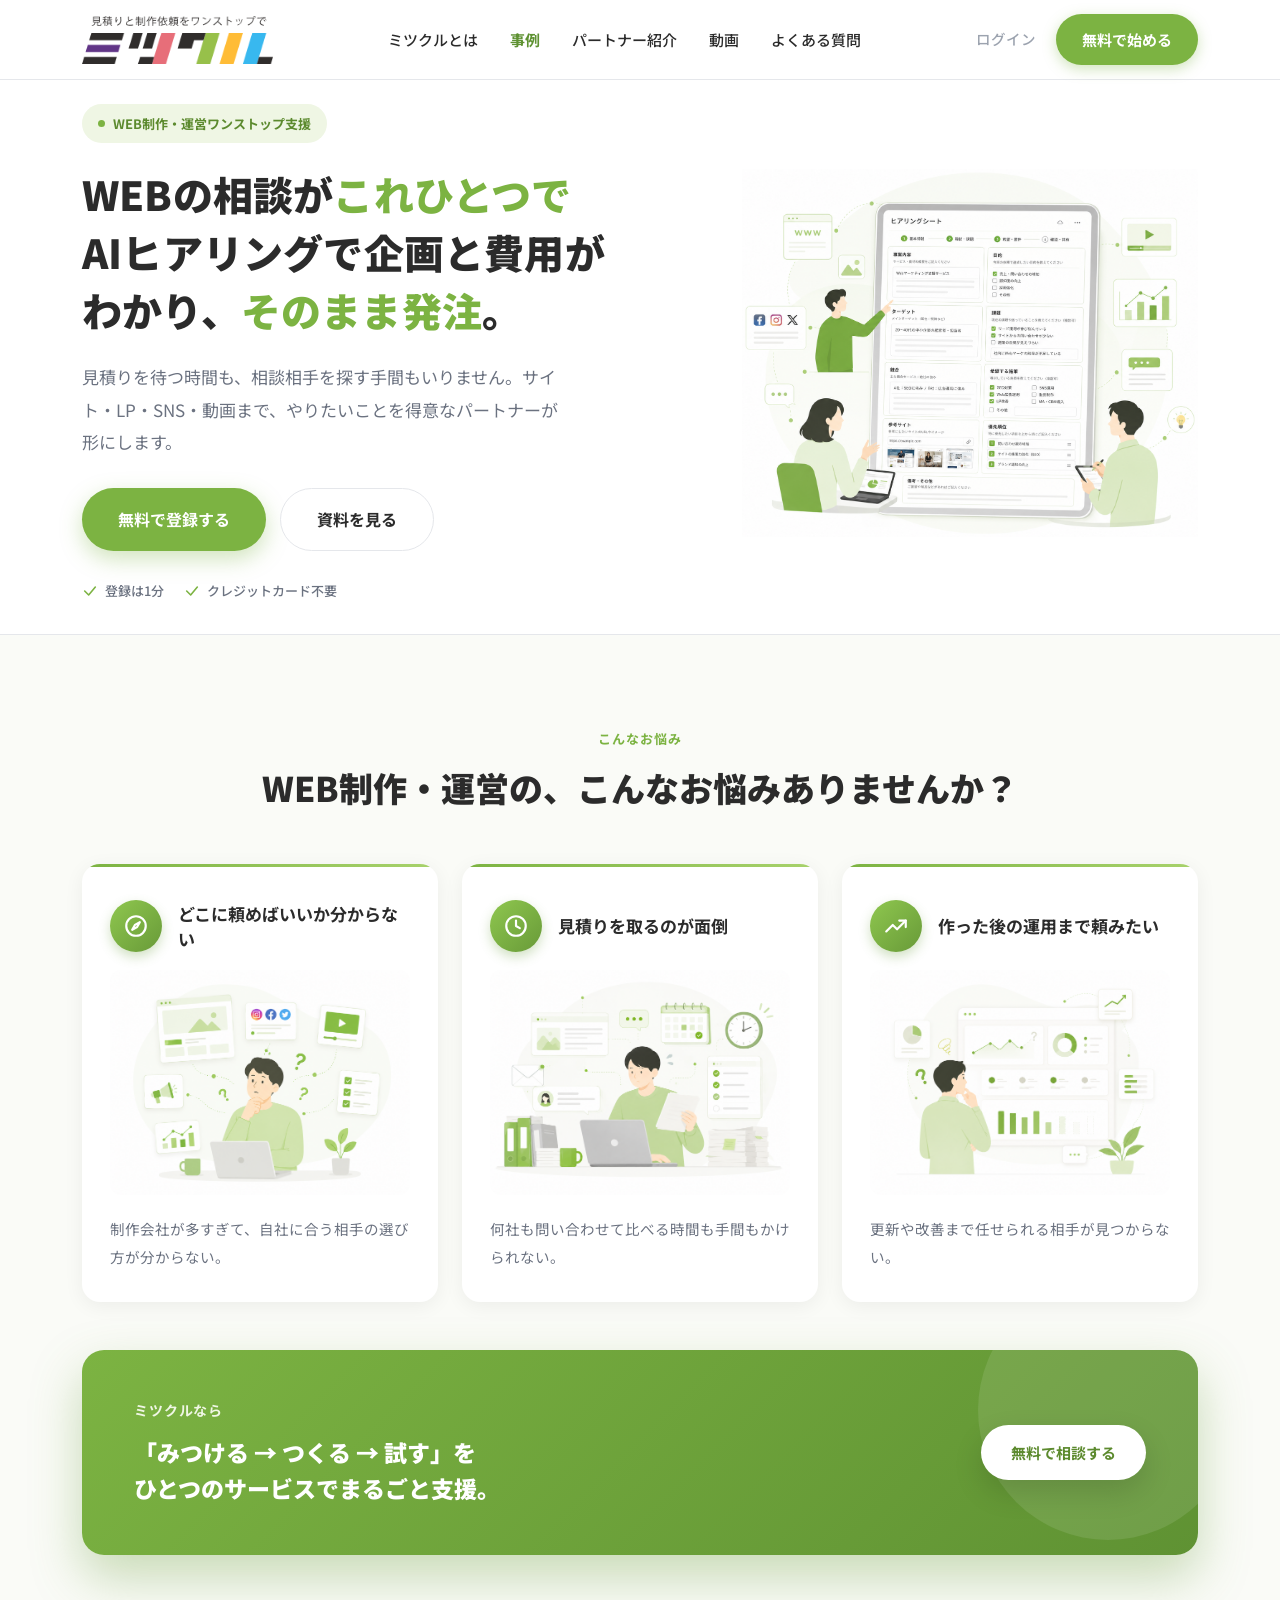
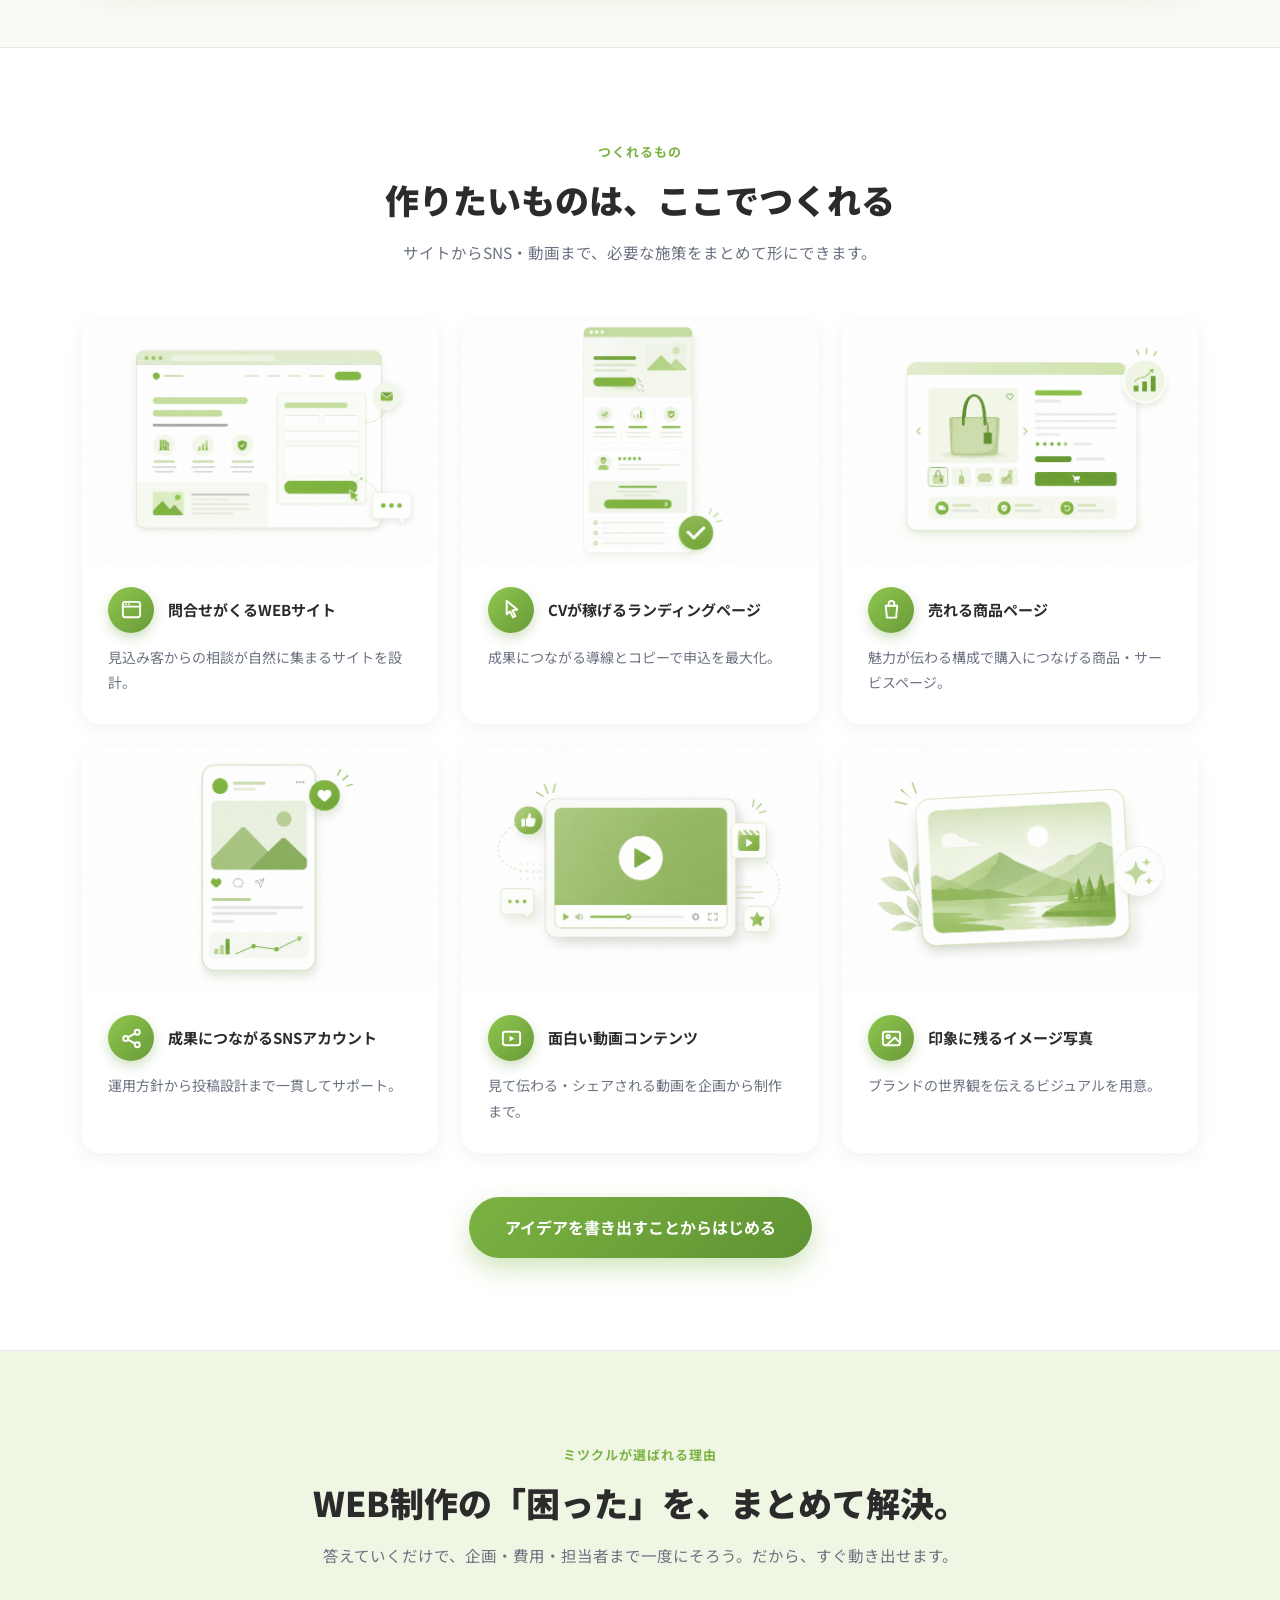
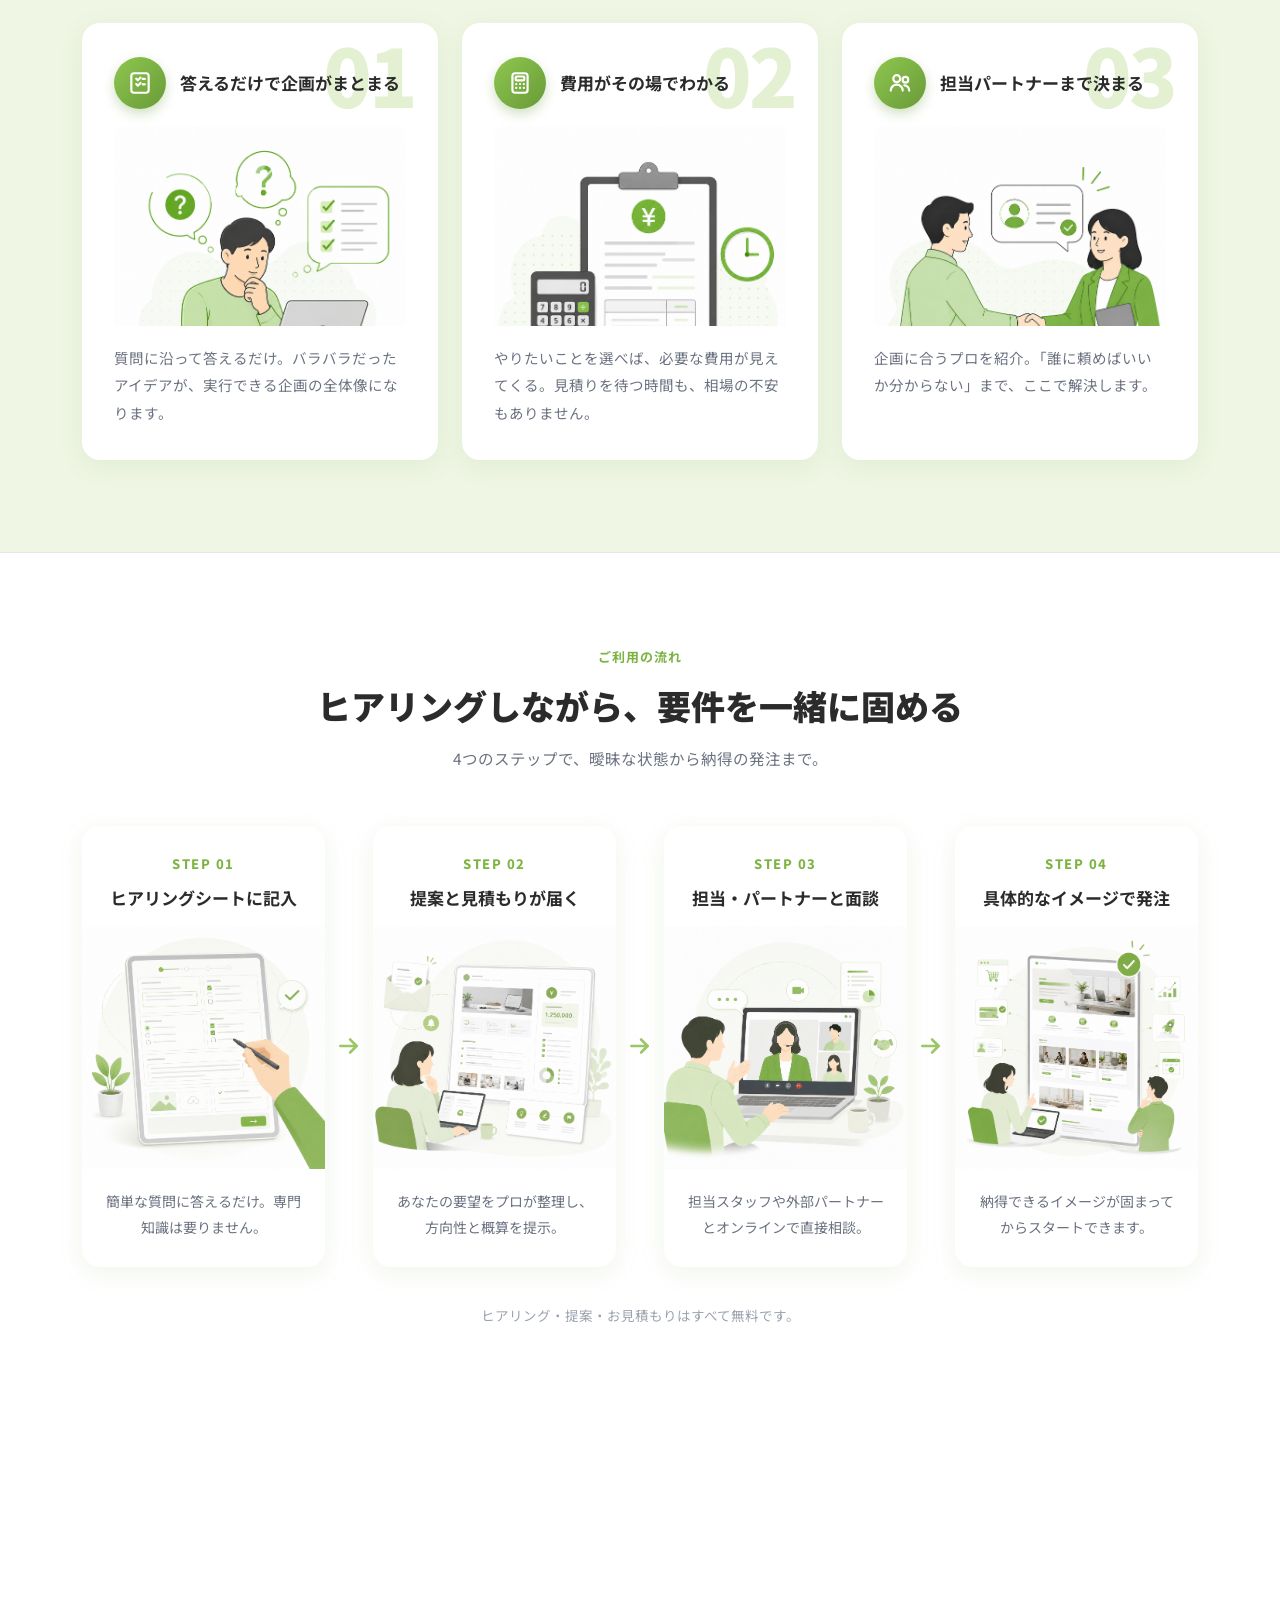
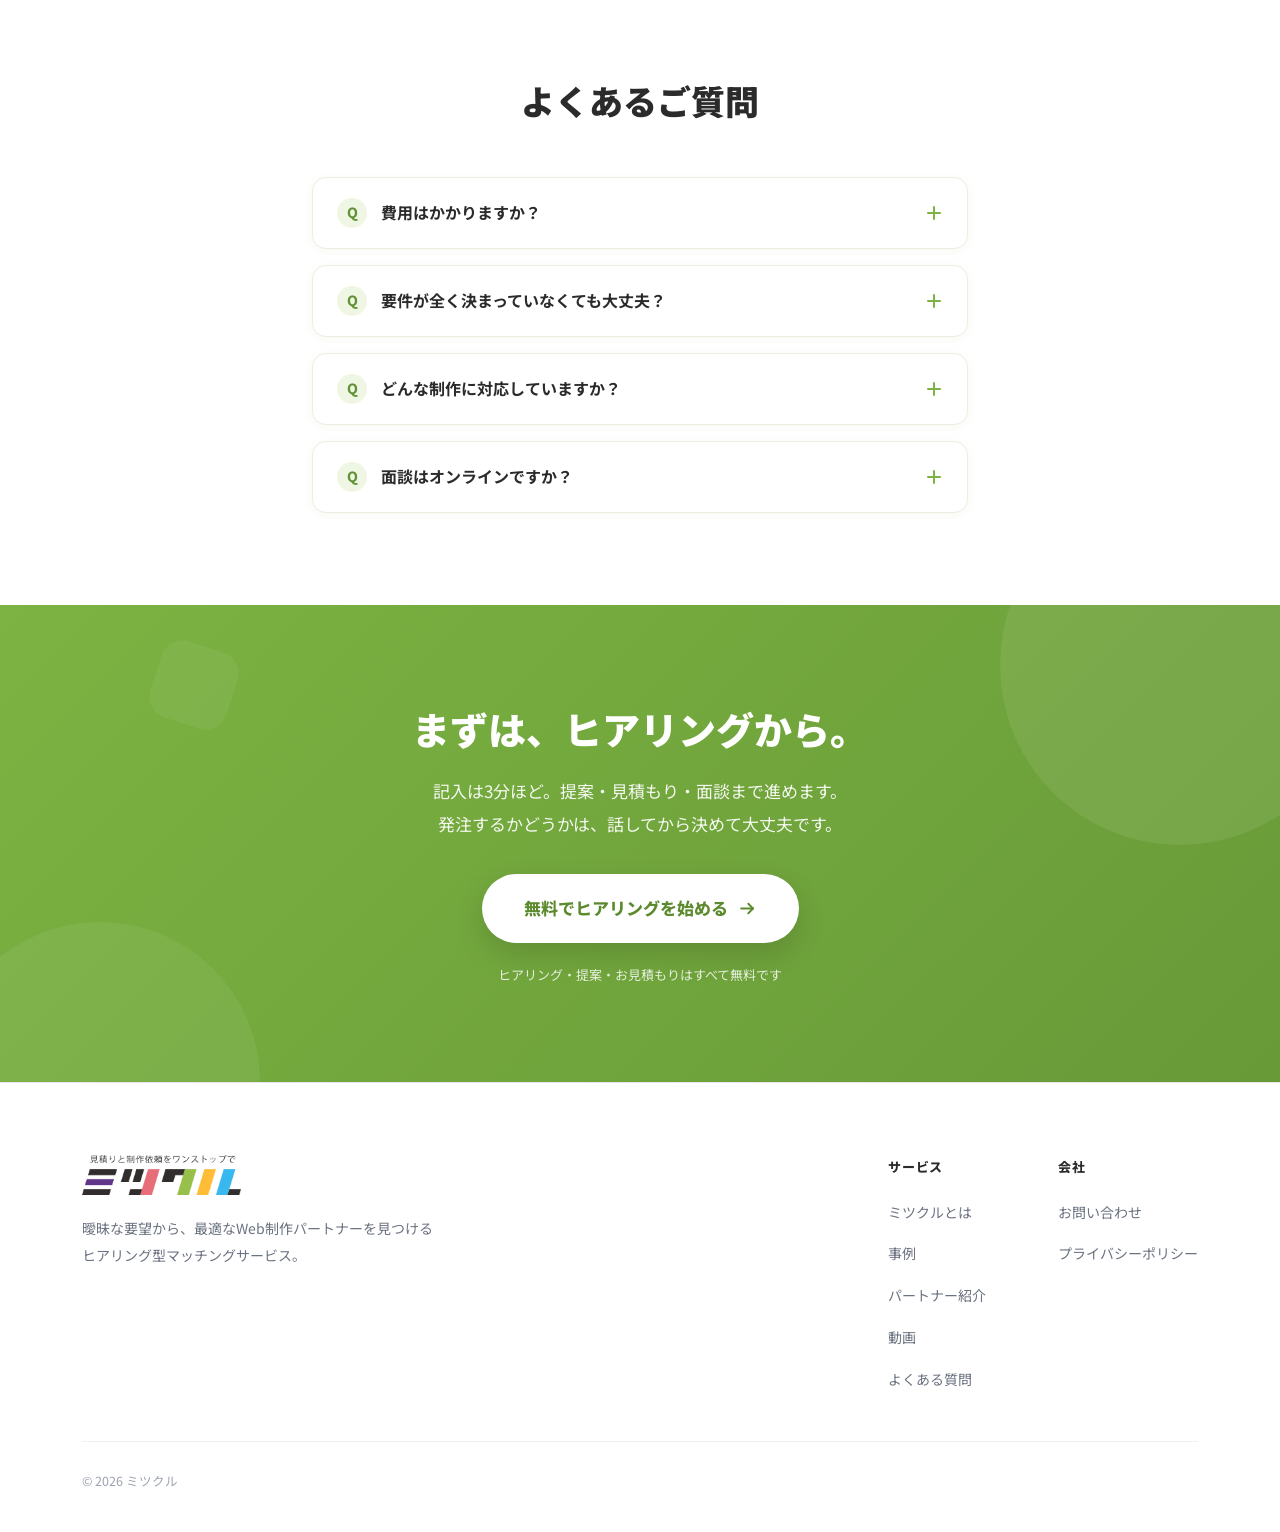
<file: index.html>
<!DOCTYPE html>
<html lang="ja">
<head>
<meta charset="UTF-8">
<meta name="viewport" content="width=device-width, initial-scale=1.0">
<title>ミツクル｜WEBマーケティングを、もっと手軽に。施策がみつかる、つくって試せる</title>
<meta name="description" content="ヒアリングシートに答えるだけで、企画・お見積もり・担当パートナーまで。サイト・LP・EC・SNS・動画まで、つくって試すをワンストップで。ヒアリング・提案・お見積もりは無料です。">
<link rel="preconnect" href="https://fonts.googleapis.com">
<link rel="preconnect" href="https://fonts.gstatic.com" crossorigin>
<link href="https://fonts.googleapis.com/css2?family=Noto+Sans+JP:wght@400;500;700;900&display=swap" rel="stylesheet">
<link rel="stylesheet" href="new_styles.css">
</head>
<body>

<!-- アイコン・スプライト（装飾SVG／aria-hidden で参照） -->
<svg width="0" height="0" class="sprite" aria-hidden="true" focusable="false">
  <symbol id="i-compass" viewBox="0 0 24 24" fill="none" stroke="currentColor" stroke-width="2" stroke-linecap="round" stroke-linejoin="round"><circle cx="12" cy="12" r="9"/><polygon points="15.5 8.5 13 13 8.5 15.5 11 11"/></symbol>
  <symbol id="i-clock" viewBox="0 0 24 24" fill="none" stroke="currentColor" stroke-width="2" stroke-linecap="round" stroke-linejoin="round"><circle cx="12" cy="12" r="9"/><polyline points="12 7 12 12 15.5 14"/></symbol>
  <symbol id="i-trend" viewBox="0 0 24 24" fill="none" stroke="currentColor" stroke-width="2" stroke-linecap="round" stroke-linejoin="round"><polyline points="3 17 9 11 13 15 21 7"/><polyline points="15 7 21 7 21 13"/></symbol>
  <symbol id="i-browser" viewBox="0 0 24 24" fill="none" stroke="currentColor" stroke-width="2" stroke-linecap="round" stroke-linejoin="round"><rect x="3" y="4" width="18" height="16" rx="2.5"/><line x1="3" y1="9" x2="21" y2="9"/><circle cx="6.4" cy="6.5" r="0.9" fill="currentColor" stroke="none"/><circle cx="9.4" cy="6.5" r="0.9" fill="currentColor" stroke="none"/></symbol>
  <symbol id="i-rocket" viewBox="0 0 24 24" fill="none" stroke="currentColor" stroke-width="2" stroke-linecap="round" stroke-linejoin="round"><path d="M7 3 L18 12 L13 13 L16 19 L13.5 20 L10.5 14 L7 17 Z"/></symbol>
  <symbol id="i-bag" viewBox="0 0 24 24" fill="none" stroke="currentColor" stroke-width="2" stroke-linecap="round" stroke-linejoin="round"><path d="M6 8 H18 L16.8 20.5 H7.2 Z"/><path d="M9 8 V6 a3 3 0 0 1 6 0 V8"/></symbol>
  <symbol id="i-share" viewBox="0 0 24 24" fill="none" stroke="currentColor" stroke-width="2" stroke-linecap="round" stroke-linejoin="round"><circle cx="18" cy="5.5" r="2.6"/><circle cx="6" cy="12" r="2.6"/><circle cx="18" cy="18.5" r="2.6"/><line x1="8.3" y1="10.8" x2="15.7" y2="6.7"/><line x1="8.3" y1="13.2" x2="15.7" y2="17.3"/></symbol>
  <symbol id="i-video" viewBox="0 0 24 24" fill="none" stroke="currentColor" stroke-width="2" stroke-linecap="round" stroke-linejoin="round"><rect x="3" y="5" width="18" height="14" rx="2.5"/><path d="M10 9 L15 12 L10 15 Z" fill="currentColor" stroke="none"/></symbol>
  <symbol id="i-image" viewBox="0 0 24 24" fill="none" stroke="currentColor" stroke-width="2" stroke-linecap="round" stroke-linejoin="round"><rect x="3" y="5" width="18" height="14" rx="2.5"/><circle cx="8.5" cy="10" r="1.7"/><path d="M21 16.5 L15.5 11 L7 19"/></symbol>
  <symbol id="i-clipboard" viewBox="0 0 24 24" fill="none" stroke="currentColor" stroke-width="2" stroke-linecap="round" stroke-linejoin="round"><rect x="4" y="3" width="16" height="18" rx="2.5"/><path d="M8.5 8 L10 9.5 L12.5 7"/><line x1="14.5" y1="8.2" x2="16.5" y2="8.2"/><path d="M8.5 13 L10 14.5 L12.5 12"/><line x1="14.5" y1="13.2" x2="16.5" y2="13.2"/></symbol>
  <symbol id="i-estimate" viewBox="0 0 24 24" fill="none" stroke="currentColor" stroke-width="2" stroke-linecap="round" stroke-linejoin="round"><rect x="5" y="3" width="14" height="18" rx="2.5"/><rect x="8" y="6" width="8" height="3.5" rx="1"/><line x1="8.5" y1="13" x2="8.6" y2="13"/><line x1="12" y1="13" x2="12.1" y2="13"/><line x1="15.5" y1="13" x2="15.6" y2="13"/><line x1="8.5" y1="16.5" x2="8.6" y2="16.5"/><line x1="12" y1="16.5" x2="12.1" y2="16.5"/><line x1="15.5" y1="16.5" x2="15.6" y2="16.5"/></symbol>
  <symbol id="i-people" viewBox="0 0 24 24" fill="none" stroke="currentColor" stroke-width="2" stroke-linecap="round" stroke-linejoin="round"><circle cx="9" cy="8" r="3.2"/><path d="M3.5 19 a5.5 5.5 0 0 1 11 0"/><circle cx="17" cy="9" r="2.6"/><path d="M16 14.2 a4.6 4.6 0 0 1 4.5 4.8"/></symbol>
  <symbol id="i-check" viewBox="0 0 24 24" fill="none" stroke="currentColor" stroke-width="2.4" stroke-linecap="round" stroke-linejoin="round"><polyline points="4 12 10 18 20 6"/></symbol>
  <symbol id="i-arrow" viewBox="0 0 24 24" fill="none" stroke="currentColor" stroke-width="2.4" stroke-linecap="round" stroke-linejoin="round"><line x1="4" y1="12" x2="19" y2="12"/><polyline points="13 6 19 12 13 18"/></symbol>
  <symbol id="i-arrow-down" viewBox="0 0 24 24" fill="none" stroke="currentColor" stroke-width="2.4" stroke-linecap="round" stroke-linejoin="round"><line x1="12" y1="4" x2="12" y2="19"/><polyline points="6 13 12 19 18 13"/></symbol>
  <symbol id="i-menu" viewBox="0 0 24 24" fill="none" stroke="currentColor" stroke-width="2" stroke-linecap="round" stroke-linejoin="round"><path d="M4 6h16"/><path d="M4 12h16"/><path d="M4 18h16"/></symbol>
  <symbol id="i-close" viewBox="0 0 24 24" fill="none" stroke="currentColor" stroke-width="2" stroke-linecap="round" stroke-linejoin="round"><path d="M18 6 6 18"/><path d="M6 6l12 12"/></symbol>
</svg>

<!-- ============ ヘッダー ============ -->
<header style="position: sticky; top: 0; z-index: 50; background: rgba(255,255,255,0.88); backdrop-filter: blur(10px); border-bottom: 1px solid #E5E7EB;">
  <div style="max-width: 1180px; margin: 0 auto; padding: 14px 32px; display: flex; align-items: center; justify-content: space-between; gap: 28px;">
    <a href="index.html" style="display: flex; align-items: center; text-decoration: none; flex: none;">
      <img src="assets/logo.png" alt="ミツクル — 見積りと制作依頼をワンストップで" style="height: 48px; width: auto; display: block;">
    </a>
    <nav class="gnav-desktop" style="display: flex; align-items: center; gap: 32px; font-size: 15px; font-weight: 500;">
      <a href="about.html" style="color: #2B2B2B; text-decoration: none; transition: color .18s ease;" style-hover="color: #7CB342;">ミツクルとは</a>
      <a href="cases.html" style="color: #5F9233; text-decoration: none; font-weight: 700;">事例</a>
      <a href="partners.html" style="color: #2B2B2B; text-decoration: none; transition: color .18s ease;" style-hover="color: #7CB342;">パートナー紹介</a>
      <a href="videos.html" style="color: #2B2B2B; text-decoration: none; transition: color .18s ease;" style-hover="color: #7CB342;">動画</a>
      <a href="index.html#faq" style="color: #2B2B2B; text-decoration: none; transition: color .18s ease;" style-hover="color: #7CB342;">よくある質問</a>
    </nav>
    <div class="gnav-actions" style="display: flex; align-items: center; gap: 20px; flex: none;">
      <a href="login.html" style="font-size: 14.5px; font-weight: 500; color: #9CA3AF; text-decoration: none; transition: color .18s ease;" style-hover="color: #7CB342;">ログイン</a>
      <a href="hearing.html" style="font-size: 15px; font-weight: 700; color: #ffffff; background: #7CB342; padding: 12px 26px; border-radius: 9999px; text-decoration: none; box-shadow: 0 4px 14px rgba(124,179,66,0.35); transition: background .18s ease;" style-hover="background: #689A38;">無料で始める</a>
    </div>
    <button type="button" aria-label="メニューを開く" aria-expanded="false" class="gnav-burger" style="display: none; flex: none; width: 44px; height: 44px; align-items: center; justify-content: center; background: transparent; border: none; cursor: pointer; padding: 0;">
      <span style="position: relative; display: block; width: 24px; height: 18px;">
        <span style="position: absolute; left: 0; top: 0px; width: 24px; height: 2.5px; border-radius: 2px; background: #2B2B2B; transition: transform .25s ease, top .25s ease, opacity .2s ease; transform: rotate(0deg);"></span>
        <span style="position: absolute; left: 0; top: 8px; width: 24px; height: 2.5px; border-radius: 2px; background: #2B2B2B; transition: opacity .2s ease; opacity: 1;"></span>
        <span style="position: absolute; left: 0; top: 16px; width: 24px; height: 2.5px; border-radius: 2px; background: #2B2B2B; transition: transform .25s ease, top .25s ease; transform: rotate(0deg);"></span>
      </span>
    </button>
  </div>
  <div class="gnav-mobile" style="display: none; border-top: 1px solid #E5E7EB; background: #ffffff;">
    <nav style="max-width: 1180px; margin: 0 auto; padding: 12px 24px 24px; display: flex; flex-direction: column;">
      <a href="about.html" style="font-size: 16px; font-weight: 600; color: #2B2B2B; text-decoration: none; padding: 15px 6px; border-bottom: 1px solid #F0F2EC; transition: color .18s ease;" style-hover="color: #7CB342;">ミツクルとは</a>
      <a href="cases.html" style="font-size: 16px; font-weight: 700; color: #5F9233; text-decoration: none; padding: 15px 6px; border-bottom: 1px solid #F0F2EC;">事例</a>
      <a href="partners.html" style="font-size: 16px; font-weight: 600; color: #2B2B2B; text-decoration: none; padding: 15px 6px; border-bottom: 1px solid #F0F2EC; transition: color .18s ease;" style-hover="color: #7CB342;">パートナー紹介</a>
      <a href="videos.html" style="font-size: 16px; font-weight: 600; color: #2B2B2B; text-decoration: none; padding: 15px 6px; border-bottom: 1px solid #F0F2EC; transition: color .18s ease;" style-hover="color: #7CB342;">動画</a>
      <a href="index.html#faq" style="font-size: 16px; font-weight: 600; color: #2B2B2B; text-decoration: none; padding: 15px 6px; border-bottom: 1px solid #F0F2EC; transition: color .18s ease;" style-hover="color: #7CB342;">よくある質問</a>
      <a href="login.html" style="font-size: 16px; font-weight: 500; color: #9CA3AF; text-decoration: none; padding: 15px 6px; transition: color .18s ease;" style-hover="color: #7CB342;">ログイン</a>
      <a href="hearing.html" style="margin-top: 14px; text-align: center; font-size: 16px; font-weight: 700; color: #ffffff; background: #7CB342; padding: 15px 26px; border-radius: 9999px; text-decoration: none; box-shadow: 0 4px 14px rgba(124,179,66,0.35);" style-hover="background: #689A38;">無料で始める</a>
    </nav>
  </div>
</header>

<main>

  <!-- ============ ヒーロー ============ -->
  <section class="hero" aria-labelledby="hero-title">
    <div class="container hero__inner">
      <div class="hero__text">
        <span class="badge"><span class="badge__dot" aria-hidden="true"></span>WEB制作・運営ワンストップ支援</span>
        <h1 id="hero-title" class="hero__title">WEBの相談が<span class="hl">これひとつで</span><br>AIヒアリングで企画と費用がわかり、<span class="hl">そのまま発注</span>。</h1>
        <p class="hero__lead">見積りを待つ時間も、相談相手を探す手間もいりません。サイト・LP・SNS・動画まで、やりたいことを得意なパートナーが形にします。</p>
        <div class="btn-row">
          <a class="btn btn--primary btn--lg" href="hearing.html">無料で登録する</a>
          <a class="btn btn--ghost btn--lg" href="#">資料を見る</a>
        </div>
        <ul class="ticks">
          <li><svg class="icon" aria-hidden="true"><use href="#i-check"/></svg>登録は1分</li>
          <li><svg class="icon" aria-hidden="true"><use href="#i-check"/></svg>クレジットカード不要</li>
        </ul>
      </div>
      <figure class="hero__figure">
        <img src="assets/hero-illustration-trim.png" alt="ヒアリングシートを囲んでパートナーと協業し、Webサイト・LP・SNS・動画などの成果物につなげていく様子" width="700" height="560">
      </figure>
    </div>
  </section>

  <!-- ============ お悩み / 価値提案 ============ -->
  <section class="section section--soft" id="pain" aria-labelledby="pain-title">
    <div class="container">
      <div class="section__head">
        <p class="eyebrow">こんなお悩み</p>
        <h2 class="section__title" id="pain-title">WEB制作・運営の、こんなお悩みありませんか？</h2>
      </div>
      <ul class="pain-grid">
        <li class="pain-card">
          <span class="pain-card__bar" aria-hidden="true"></span>
          <div class="pain-card__head"><span class="ic-badge"><svg class="icon" aria-hidden="true"><use href="#i-compass"/></svg></span><h3>どこに頼めばいいか分からない</h3></div>
          <div class="pain-card__thumb"><img src="assets/pain-1.png" alt="選択肢に囲まれて考え込む人物のイメージ" loading="lazy" width="320" height="240"></div>
          <p>制作会社が多すぎて、自社に合う相手の選び方が分からない。</p>
        </li>
        <li class="pain-card">
          <span class="pain-card__bar" aria-hidden="true"></span>
          <div class="pain-card__head"><span class="ic-badge"><svg class="icon" aria-hidden="true"><use href="#i-clock"/></svg></span><h3>見積りを取るのが面倒</h3></div>
          <div class="pain-card__thumb"><img src="assets/pain-2.png" alt="書類やタスクに追われる人物のイメージ" loading="lazy" width="320" height="240"></div>
          <p>何社も問い合わせて比べる時間も手間もかけられない。</p>
        </li>
        <li class="pain-card">
          <span class="pain-card__bar" aria-hidden="true"></span>
          <div class="pain-card__head"><span class="ic-badge"><svg class="icon" aria-hidden="true"><use href="#i-trend"/></svg></span><h3>作った後の運用まで頼みたい</h3></div>
          <div class="pain-card__thumb"><img src="assets/pain-3.png" alt="グラフを見て考える人物のイメージ" loading="lazy" width="320" height="240"></div>
          <p>更新や改善まで任せられる相手が見つからない。</p>
        </li>
      </ul>

      <div class="bridge">
        <div class="bridge__deco" aria-hidden="true"></div>
        <div class="bridge__text">
          <p class="bridge__label">ミツクルなら</p>
          <p class="bridge__lead">「みつける → つくる → 試す」を<br>ひとつのサービスでまるごと支援。</p>
        </div>
        <a class="btn btn--white" href="hearing.html">無料で相談する</a>
      </div>
    </div>
  </section>

  <!-- ============ 作れるもの ============ -->
  <section class="section" id="make" aria-labelledby="make-title">
    <div class="container">
      <div class="section__head">
        <p class="eyebrow">つくれるもの</p>
        <h2 class="section__title" id="make-title">作りたいものは、<br class="sp-only">ここでつくれる</h2>
        <p class="section__lead">サイトからSNS・動画まで、必要な施策をまとめて形にできます。</p>
      </div>
      <ul class="make-grid">
        <li class="make-card"><div class="make-card__thumb"><img src="assets/make-web.png" alt="問い合わせフォーム付きのWebサイト画面イメージ" loading="lazy" width="320" height="220"></div><div class="make-card__body"><div class="make-card__head"><span class="ic-badge ic-badge--sm"><svg class="icon" aria-hidden="true"><use href="#i-browser"/></svg></span><h3>問合せがくるWEBサイト</h3></div><p>見込み客からの相談が自然に集まるサイトを設計。</p></div></li>
        <li class="make-card"><div class="make-card__thumb"><img src="assets/make-lp.png" alt="チェックマーク付きの縦長ランディングページイメージ" loading="lazy" width="320" height="220"></div><div class="make-card__body"><div class="make-card__head"><span class="ic-badge ic-badge--sm"><svg class="icon" aria-hidden="true"><use href="#i-rocket"/></svg></span><h3>CVが稼げるランディングページ</h3></div><p>成果につながる導線とコピーで申込を最大化。</p></div></li>
        <li class="make-card"><div class="make-card__thumb"><img src="assets/make-product.png" alt="カート付きの商品ページイメージ" loading="lazy" width="320" height="220"></div><div class="make-card__body"><div class="make-card__head"><span class="ic-badge ic-badge--sm"><svg class="icon" aria-hidden="true"><use href="#i-bag"/></svg></span><h3>売れる商品ページ</h3></div><p>魅力が伝わる構成で購入につなげる商品・サービスページ。</p></div></li>
        <li class="make-card"><div class="make-card__thumb"><img src="assets/make-sns.png" alt="いいね付きのスマホSNS投稿イメージ" loading="lazy" width="320" height="220"></div><div class="make-card__body"><div class="make-card__head"><span class="ic-badge ic-badge--sm"><svg class="icon" aria-hidden="true"><use href="#i-share"/></svg></span><h3>成果につながるSNSアカウント</h3></div><p>運用方針から投稿設計まで一貫してサポート。</p></div></li>
        <li class="make-card"><div class="make-card__thumb"><img src="assets/make-video.png" alt="動画プレイヤーのイメージ" loading="lazy" width="320" height="220"></div><div class="make-card__body"><div class="make-card__head"><span class="ic-badge ic-badge--sm"><svg class="icon" aria-hidden="true"><use href="#i-video"/></svg></span><h3>面白い動画コンテンツ</h3></div><p>見て伝わる・シェアされる動画を企画から制作まで。</p></div></li>
        <li class="make-card"><div class="make-card__thumb"><img src="assets/make-photo.png" alt="山と湖の写真フレームイメージ" loading="lazy" width="320" height="220"></div><div class="make-card__body"><div class="make-card__head"><span class="ic-badge ic-badge--sm"><svg class="icon" aria-hidden="true"><use href="#i-image"/></svg></span><h3>印象に残るイメージ写真</h3></div><p>ブランドの世界観を伝えるビジュアルを用意。</p></div></li>
      </ul>
      <div class="section__cta"><a class="btn btn--primary btn--grad btn--lg" href="hearing.html">アイデアを書き出すことからはじめる</a></div>
    </div>
  </section>

  <!-- ============ 選ばれる理由 ============ -->
  <section class="section section--mint" id="why" aria-labelledby="why-title">
    <div class="container">
      <div class="section__head">
        <p class="eyebrow">ミツクルが選ばれる理由</p>
        <h2 class="section__title" id="why-title">WEB制作の「困った」を、まとめて解決。</h2>
        <p class="section__lead">答えていくだけで、企画・費用・担当者まで一度にそろう。だから、すぐ動き出せます。</p>
      </div>
      <ul class="why-grid">
        <li class="why-card">
          <span class="why-card__num" aria-hidden="true">01</span>
          <div class="why-card__inner">
            <div class="why-card__head"><span class="ic-badge"><svg class="icon" aria-hidden="true"><use href="#i-clipboard"/></svg></span><h3>答えるだけで企画がまとまる</h3></div>
            <div class="why-card__thumb"><img src="assets/why-1.png" alt="質問に答えながら考え込む人物のイメージ" loading="lazy" width="320" height="240"></div>
            <p>質問に沿って答えるだけ。バラバラだったアイデアが、実行できる企画の全体像になります。</p>
          </div>
        </li>
        <li class="why-card">
          <span class="why-card__num" aria-hidden="true">02</span>
          <div class="why-card__inner">
            <div class="why-card__head"><span class="ic-badge"><svg class="icon" aria-hidden="true"><use href="#i-estimate"/></svg></span><h3>費用がその場でわかる</h3></div>
            <div class="why-card__thumb"><img src="assets/why-2.png" alt="電卓と見積書のイメージ" loading="lazy" width="320" height="240"></div>
            <p>やりたいことを選べば、必要な費用が見えてくる。見積りを待つ時間も、相場の不安もありません。</p>
          </div>
        </li>
        <li class="why-card">
          <span class="why-card__num" aria-hidden="true">03</span>
          <div class="why-card__inner">
            <div class="why-card__head"><span class="ic-badge"><svg class="icon" aria-hidden="true"><use href="#i-people"/></svg></span><h3>担当パートナーまで決まる</h3></div>
            <div class="why-card__thumb"><img src="assets/why-3.png" alt="握手する2人のイメージ" loading="lazy" width="320" height="240"></div>
            <p>企画に合うプロを紹介。「誰に頼めばいいか分からない」まで、ここで解決します。</p>
          </div>
        </li>
      </ul>
    </div>
  </section>

  <!-- ============ 使い方の流れ ============ -->
  <section class="section" id="how" aria-labelledby="how-title">
    <div class="container">
      <div class="section__head">
        <p class="eyebrow">ご利用の流れ</p>
        <h2 class="section__title" id="how-title">ヒアリングしながら、要件を一緒に固める</h2>
        <p class="section__lead">4つのステップで、曖昧な状態から納得の発注まで。</p>
      </div>
      <ol class="flow">
        <li class="step">
          <div class="step__head"><span class="step__no">STEP 01</span><h3>ヒアリングシートに記入</h3></div>
          <div class="step__thumb"><img src="assets/step-01.png" alt="タブレットにペンでヒアリングシートを記入するイメージ" loading="lazy" width="380" height="260"></div>
          <p>簡単な質問に答えるだけ。専門知識は要りません。</p>
        </li>
        <li class="flow__arrow" aria-hidden="true"><svg class="icon"><use href="#i-arrow"/></svg></li>
        <li class="step">
          <div class="step__head"><span class="step__no">STEP 02</span><h3>提案と見積もりが届く</h3></div>
          <div class="step__thumb"><img src="assets/step-02.png" alt="提案画面と見積金額が表示されたイメージ" loading="lazy" width="380" height="260"></div>
          <p>あなたの要望をプロが整理し、方向性と概算を提示。</p>
        </li>
        <li class="flow__arrow flow__arrow--row" aria-hidden="true"><svg class="icon"><use href="#i-arrow"/></svg></li>
        <li class="step">
          <div class="step__head"><span class="step__no">STEP 03</span><h3>担当・パートナーと面談</h3></div>
          <div class="step__thumb"><img src="assets/step-03.png" alt="ビデオ通話で面談しているイメージ" loading="lazy" width="380" height="260"></div>
          <p>担当スタッフや外部パートナーとオンラインで直接相談。</p>
        </li>
        <li class="flow__arrow" aria-hidden="true"><svg class="icon"><use href="#i-arrow"/></svg></li>
        <li class="step">
          <div class="step__head"><span class="step__no">STEP 04</span><h3>具体的なイメージで発注</h3></div>
          <div class="step__thumb"><img src="assets/step-04.png" alt="2人で完成イメージを確認しているイメージ" loading="lazy" width="380" height="260"></div>
          <p>納得できるイメージが固まってからスタートできます。</p>
        </li>
      </ol>
      <p class="flow__note">ヒアリング・提案・お見積もりはすべて無料です。</p>
    </div>
  </section>

  <!-- ============ 事例 ============ -->
  <section class="section section--mint" id="works" aria-labelledby="works-title">
    <div class="container">
      <div class="section__head">
        <p class="eyebrow">ご相談事例</p>
        <h2 class="section__title" id="works-title">ご相談から生まれた事例</h2>
        <p class="section__lead">「なんとなく」から始まったご相談が、形になった例をご紹介します。</p>
      </div>
      <ul class="case-grid">
        <li class="case-card">
          <div class="case-card__thumb"><img src="assets/case-1.png" alt="ITサポート会社のコーポレートサイト画面" loading="lazy" width="360" height="270"></div>
          <div class="case-card__body">
            <span class="tag">コーポレートサイト</span>
            <div class="ba">
              <div class="ba__col"><span class="ba__label ba__label--before">BEFORE</span><span class="ba__text">「古いサイトを今っぽく」</span></div>
              <svg class="ba__arrow icon" aria-hidden="true"><use href="#i-arrow"/></svg>
              <div class="ba__col"><span class="ba__label ba__label--after">AFTER</span><span class="ba__text ba__text--after">問い合わせが増加</span></div>
            </div>
            <p class="case-card__client">従業員80名・製造業</p>
          </div>
        </li>
        <li class="case-card">
          <div class="case-card__thumb"><img src="assets/case-2.png" alt="和菓子ECサイトの画面" loading="lazy" width="360" height="270"></div>
          <div class="case-card__body">
            <span class="tag">ECサイト</span>
            <div class="ba">
              <div class="ba__col"><span class="ba__label ba__label--before">BEFORE</span><span class="ba__text">「ネット販売を始めたい」</span></div>
              <svg class="ba__arrow icon" aria-hidden="true"><use href="#i-arrow"/></svg>
              <div class="ba__col"><span class="ba__label ba__label--after">AFTER</span><span class="ba__text ba__text--after">最適なパートナーと形に</span></div>
            </div>
            <p class="case-card__client">食品メーカー</p>
          </div>
        </li>
        <li class="case-card">
          <div class="case-card__thumb"><img src="assets/case-3.png" alt="レンタル予約システムの画面" loading="lazy" width="360" height="270"></div>
          <div class="case-card__body">
            <span class="tag">予約システム</span>
            <div class="ba">
              <div class="ba__col"><span class="ba__label ba__label--before">BEFORE</span><span class="ba__text">「電話予約を楽に」</span></div>
              <svg class="ba__arrow icon" aria-hidden="true"><use href="#i-arrow"/></svg>
              <div class="ba__col"><span class="ba__label ba__label--after">AFTER</span><span class="ba__text ba__text--after">予約業務を半減</span></div>
            </div>
            <p class="case-card__client">店舗オーナー</p>
          </div>
        </li>
      </ul>
    </div>
  </section>

  <!-- ============ パートナー ============ -->
  <section class="section section--mint" id="partners" aria-labelledby="partners-title">
    <div class="container">
      <div class="section__head">
        <p class="eyebrow">パートナー</p>
        <h2 class="section__title" id="partners-title">いろんなパートナーが、アイデアの実現をサポート</h2>
        <p class="section__lead">様々なスキルを持ったパートナーが相談・協業することで、夢の実現に少しずつ近づいていけます。</p>
      </div>
      <ul class="partner-grid">
        <li class="partner-card"><span class="partner-card__avatar"><img src="assets/partner-designer.png" alt="デザイナー" loading="lazy" width="80" height="80"></span><span class="partner-card__name">デザイナー</span></li>
        <li class="partner-card"><span class="partner-card__avatar"><img src="assets/partner-director.png" alt="ディレクター" loading="lazy" width="80" height="80"></span><span class="partner-card__name">ディレクター</span></li>
        <li class="partner-card"><span class="partner-card__avatar"><img src="assets/partner-ec.png" alt="ECモール戦略" loading="lazy" width="80" height="80"></span><span class="partner-card__name">ECモール戦略</span></li>
        <li class="partner-card"><span class="partner-card__avatar"><img src="assets/partner-ad.png" alt="広告運用" loading="lazy" width="80" height="80"></span><span class="partner-card__name">広告運用</span></li>
        <li class="partner-card"><span class="partner-card__avatar"><img src="assets/partner-marketer.png" alt="マーケター" loading="lazy" width="80" height="80"></span><span class="partner-card__name">マーケター</span></li>
        <li class="partner-card"><span class="partner-card__avatar"><img src="assets/partner-influencer.png" alt="インフルエンサー" loading="lazy" width="80" height="80"></span><span class="partner-card__name">インフルエンサー</span></li>
        <li class="partner-card"><span class="partner-card__avatar"><img src="assets/partner-video.png" alt="映像制作" loading="lazy" width="80" height="80"></span><span class="partner-card__name">映像制作</span></li>
        <li class="partner-card"><span class="partner-card__avatar"><img src="assets/partner-ai.png" alt="AI" loading="lazy" width="80" height="80"></span><span class="partner-card__name">AI</span></li>
      </ul>
      <div class="section__cta"><a class="btn btn--primary btn--lg" href="#cta">パートナーを見てみる<svg class="icon" aria-hidden="true"><use href="#i-arrow"/></svg></a></div>
    </div>
  </section>

  <!-- ============ よくある質問（アコーディオン） ============ -->
  <section class="section" id="faq" aria-labelledby="faq-title">
    <div class="container container--narrow">
      <div class="section__head">
        <h2 class="section__title" id="faq-title">よくあるご質問</h2>
      </div>
      <div class="faq">
        <div class="faq__item">
          <h3 class="faq__h"><button type="button" class="faq__q" aria-expanded="false" aria-controls="faq-a1"><span class="faq__qmark">Q</span><span class="faq__label">費用はかかりますか？</span><span class="faq__toggle" aria-hidden="true"></span></button></h3>
          <div class="faq__a" id="faq-a1"><div class="faq__a-inner"><p>ヒアリング・提案・お見積もりはすべて無料です。実際の制作を発注いただく場合のみ費用が発生します。</p></div></div>
        </div>
        <div class="faq__item">
          <h3 class="faq__h"><button type="button" class="faq__q" aria-expanded="false" aria-controls="faq-a2"><span class="faq__qmark">Q</span><span class="faq__label">要件が全く決まっていなくても大丈夫？</span><span class="faq__toggle" aria-hidden="true"></span></button></h3>
          <div class="faq__a" id="faq-a2"><div class="faq__a-inner"><p>はい。「なんとなくこうしたい」だけで十分です。ヒアリングを通じて、一緒に要件を整理していきます。</p></div></div>
        </div>
        <div class="faq__item">
          <h3 class="faq__h"><button type="button" class="faq__q" aria-expanded="false" aria-controls="faq-a3"><span class="faq__qmark">Q</span><span class="faq__label">どんな制作に対応していますか？</span><span class="faq__toggle" aria-hidden="true"></span></button></h3>
          <div class="faq__a" id="faq-a3"><div class="faq__a-inner"><p>コーポレートサイト、ランディングページ、ECサイト、Webアプリなど幅広く対応。内容に応じて最適なパートナーをご紹介します。</p></div></div>
        </div>
        <div class="faq__item">
          <h3 class="faq__h"><button type="button" class="faq__q" aria-expanded="false" aria-controls="faq-a4"><span class="faq__qmark">Q</span><span class="faq__label">面談はオンラインですか？</span><span class="faq__toggle" aria-hidden="true"></span></button></h3>
          <div class="faq__a" id="faq-a4"><div class="faq__a-inner"><p>オンラインを基本としていますが、ご希望に応じて対面での面談も可能です。</p></div></div>
        </div>
      </div>
    </div>
  </section>

  <!-- ============ 末尾CTA ============ -->
  <section class="final-cta" id="cta" aria-labelledby="cta-title">
    <div class="final-cta__deco final-cta__deco--1" aria-hidden="true"></div>
    <div class="final-cta__deco final-cta__deco--2" aria-hidden="true"></div>
    <div class="final-cta__deco final-cta__deco--3" aria-hidden="true"></div>
    <div class="container final-cta__inner">
      <h2 class="final-cta__title" id="cta-title">まずは、ヒアリングから。</h2>
      <p class="final-cta__lead">記入は3分ほど。提案・見積もり・面談まで進めます。<br>発注するかどうかは、話してから決めて大丈夫です。</p>
      <a class="btn btn--white btn--xl" href="hearing.html">無料でヒアリングを始める<svg class="icon" aria-hidden="true"><use href="#i-arrow"/></svg></a>
      <p class="final-cta__note">ヒアリング・提案・お見積もりはすべて無料です</p>
    </div>
  </section>

</main>

<!-- ============ フッター ============ -->
<footer style="background: #ffffff; border-top: 1px solid #E5E7EB;">
  <div style="max-width: 1180px; margin: 0 auto; padding: 72px 32px 40px;">
    <div class="footer-grid">
      <div style="max-width: 360px;">
        <img src="assets/logo.png" alt="ミツクル" style="height: 40px; width: auto; display: block; margin-bottom: 20px;">
        <p style="font-size: 14px; color: #6B7280; line-height: 1.9; margin: 0;">曖昧な要望から、最適なWeb制作パートナーを見つけるヒアリング型マッチングサービス。</p>
      </div>
      <div class="footer-links">
        <div>
          <div style="font-size: 13px; font-weight: 800; letter-spacing: 0.06em; color: #2B2B2B; margin-bottom: 18px;">サービス</div>
          <ul style="list-style: none; margin: 0; padding: 0; display: flex; flex-direction: column; gap: 13px;">
            <li><a href="about.html" style="font-size: 14px; color: #6B7280; text-decoration: none; transition: color .18s ease;" style-hover="color: #7CB342;">ミツクルとは</a></li>
            <li><a href="cases.html" style="font-size: 14px; color: #6B7280; text-decoration: none; transition: color .18s ease;" style-hover="color: #7CB342;">事例</a></li>
            <li><a href="partners.html" style="font-size: 14px; color: #6B7280; text-decoration: none; transition: color .18s ease;" style-hover="color: #7CB342;">パートナー紹介</a></li>
            <li><a href="videos.html" style="font-size: 14px; color: #6B7280; text-decoration: none; transition: color .18s ease;" style-hover="color: #7CB342;">動画</a></li>
            <li><a href="index.html#faq" style="font-size: 14px; color: #6B7280; text-decoration: none; transition: color .18s ease;" style-hover="color: #7CB342;">よくある質問</a></li>
          </ul>
        </div>
        <div>
          <div style="font-size: 13px; font-weight: 800; letter-spacing: 0.06em; color: #2B2B2B; margin-bottom: 18px;">会社</div>
          <ul style="list-style: none; margin: 0; padding: 0; display: flex; flex-direction: column; gap: 13px;">
            <li><a href="#" style="font-size: 14px; color: #6B7280; text-decoration: none; transition: color .18s ease;" style-hover="color: #7CB342;">お問い合わせ</a></li>
            <li><a href="#" style="font-size: 14px; color: #6B7280; text-decoration: none; transition: color .18s ease;" style-hover="color: #7CB342;">プライバシーポリシー</a></li>
          </ul>
        </div>
      </div>
    </div>
    <div style="border-top: 1px solid #F0F2EC; margin-top: 48px; padding-top: 28px; font-size: 12.5px; color: #9CA3AF;">© 2026 ミツクル</div>
  </div>
</footer>

<script src="script.js"></script>
</body>
</html>
</file>
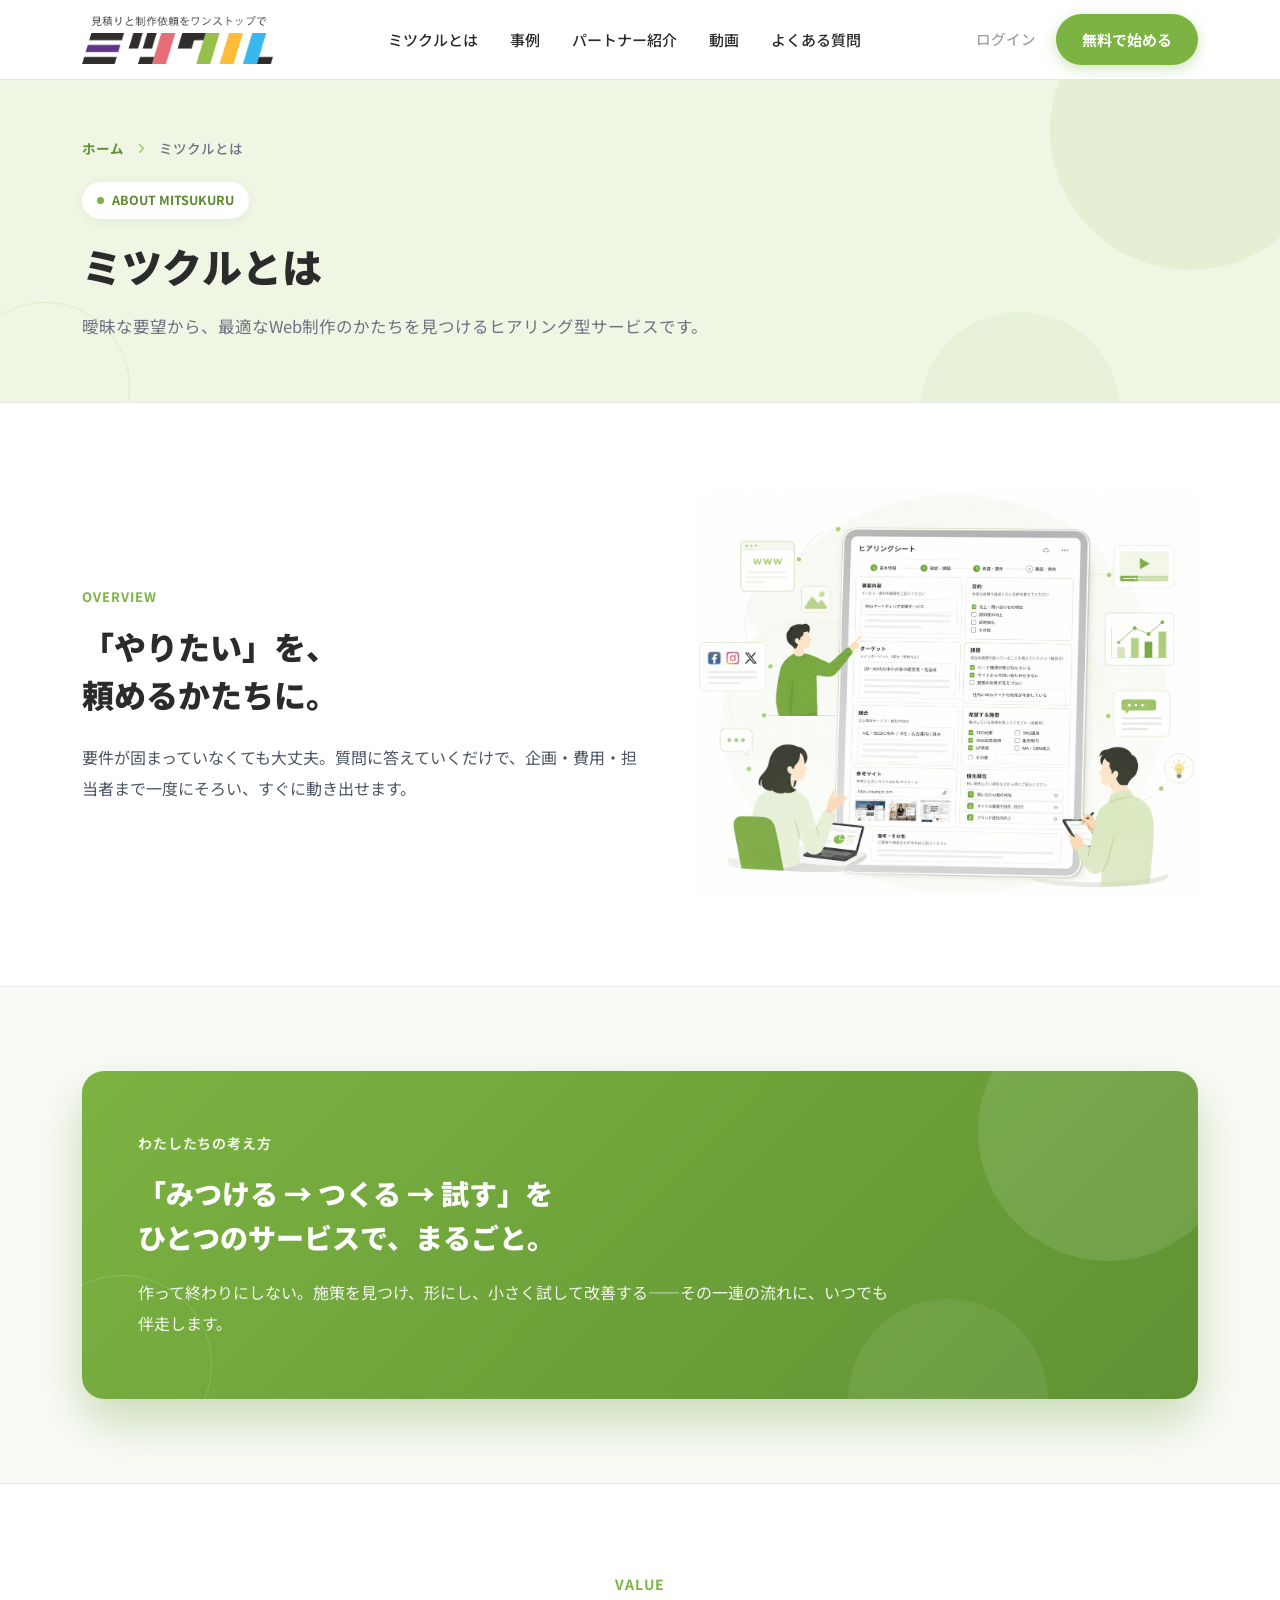
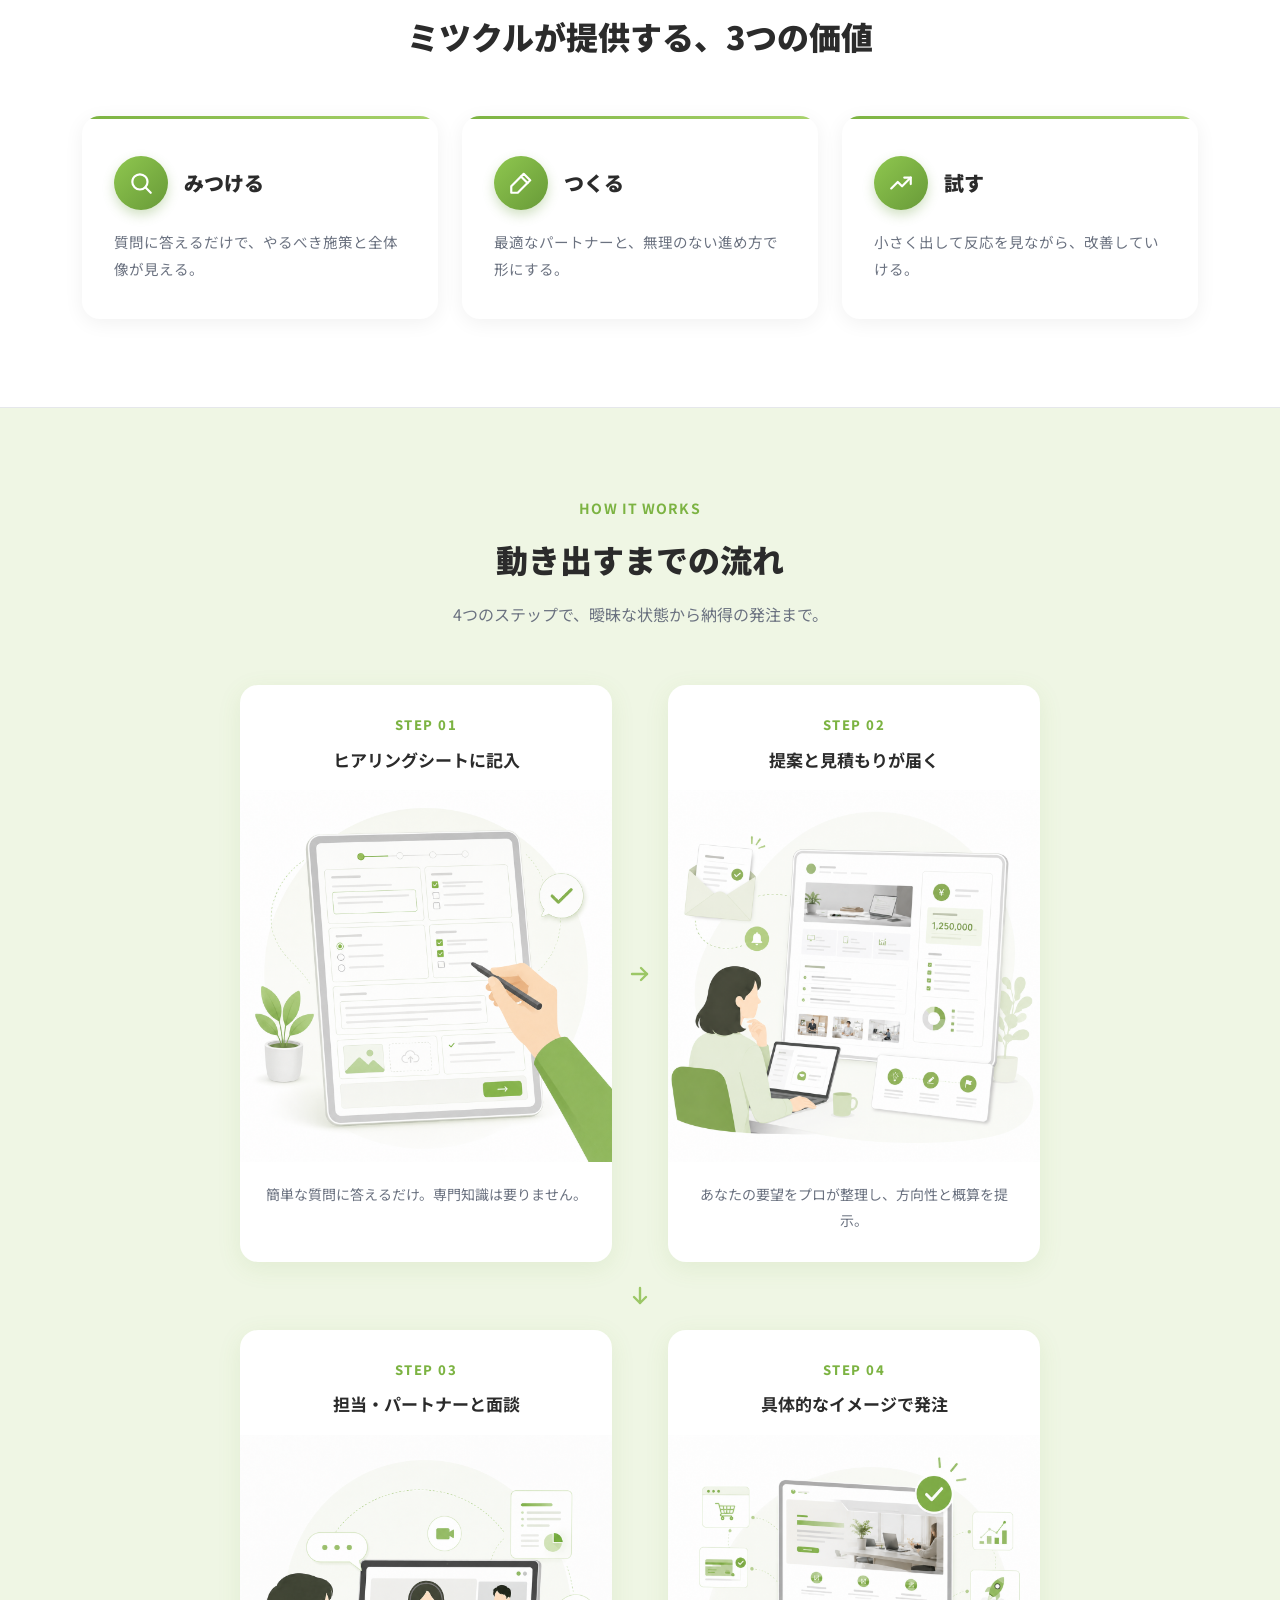
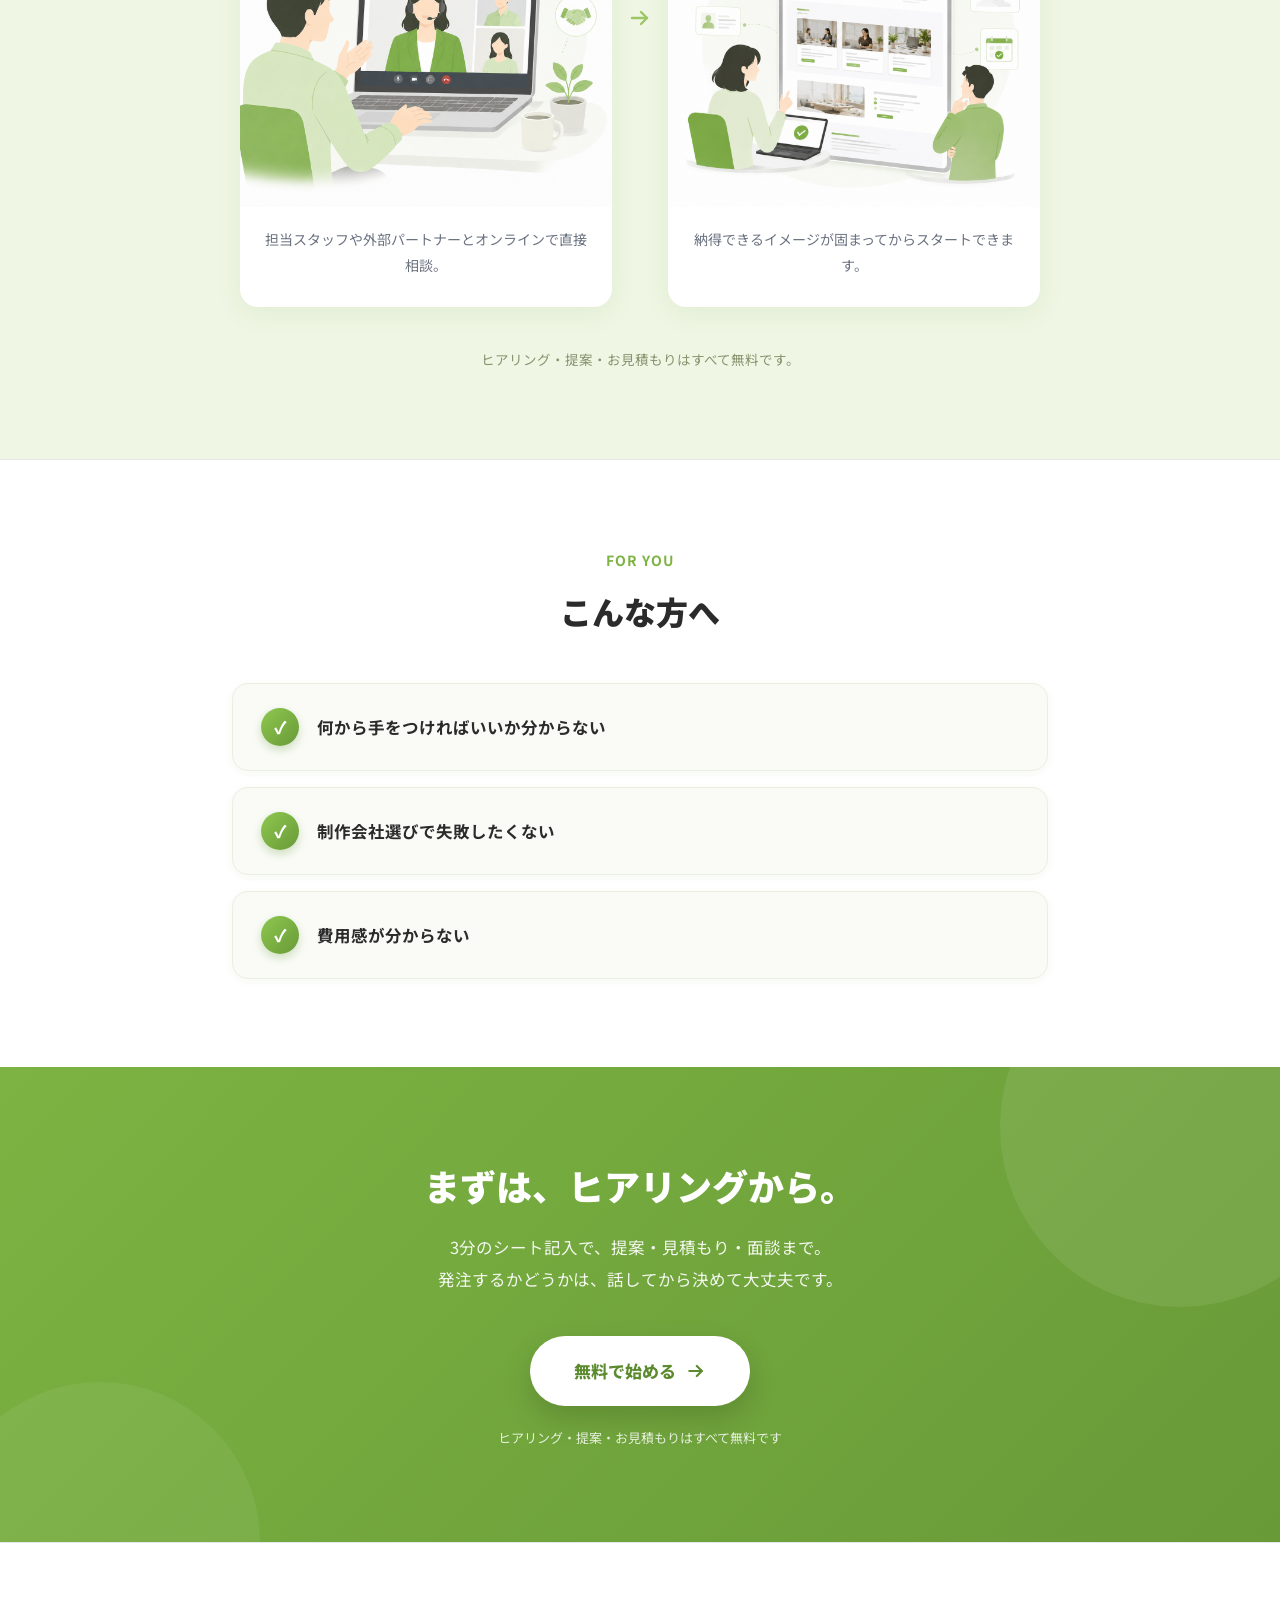
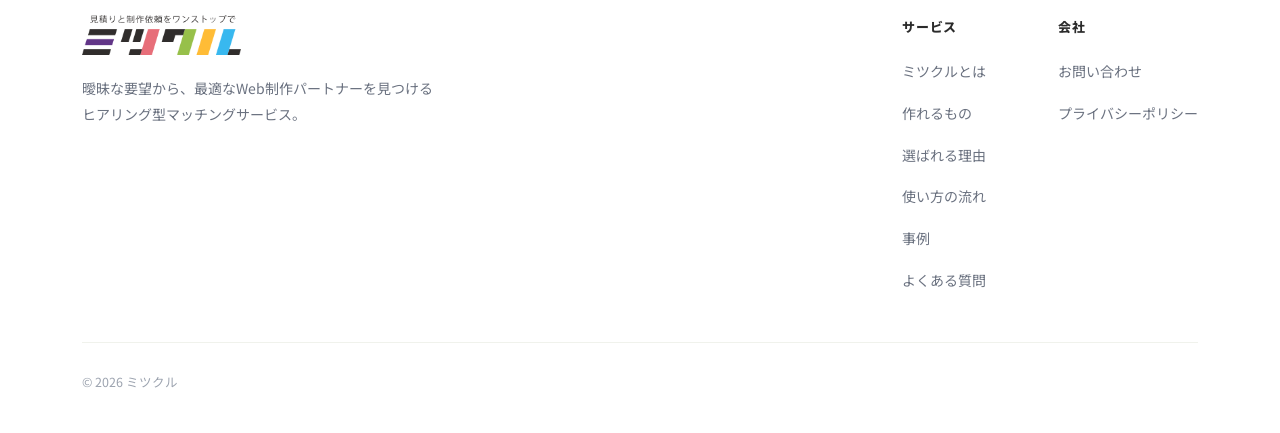
<file: about.html>
<!doctype html>
<html lang="ja">
  <head>
    <meta charset="UTF-8" />
    <meta name="viewport" content="width=device-width, initial-scale=1.0" />
    <title>ミツクルとは｜ミツクル</title>
    <link rel="preconnect" href="https://fonts.googleapis.com" />
    <link rel="preconnect" href="https://fonts.gstatic.com" crossorigin />
    <link href="https://fonts.googleapis.com/css2?family=Noto+Sans+JP:wght@400;500;700;900&display=swap" rel="stylesheet" />
    <link rel="stylesheet" href="new_styles.css" />
    <style>
      .about-overview {
        display: grid;
        grid-template-columns: 1.05fr 0.95fr;
        gap: 56px;
        align-items: center;
      }
      .value-grid {
        display: grid;
        grid-template-columns: repeat(3, 1fr);
        gap: 24px;
      }
      .flowgrid {
        max-width: 800px;
        margin: 0 auto;
      }
      .flowrow {
        display: flex;
        align-items: stretch;
        justify-content: center;
        gap: 0;
      }
      .flowrow .step {
        flex: 1 1 0;
        min-width: 0;
      }
      .flowrow .arrow {
        flex: 0 0 56px;
        display: flex;
        align-items: center;
        justify-content: center;
        color: #9cc766;
      }
      .flowdown {
        display: flex;
        align-items: center;
        justify-content: center;
        color: #9cc766;
        padding: 22px 0;
      }
      @media (max-width: 880px) {
        .about-overview {
          grid-template-columns: 1fr;
          gap: 40px;
        }
        .value-grid {
          grid-template-columns: 1fr;
        }
      }
      @media (max-width: 600px) {
        .flowrow {
          flex-direction: column;
          gap: 0;
        }
        .flowrow .step {
          flex: 1 1 auto;
          width: 100%;
          min-width: 0;
        }
        .flowrow .arrow {
          flex-basis: auto;
          padding: 12px 0;
          transform: rotate(90deg);
        }
        .flowdown {
          padding: 12px 0;
          transform: rotate(0deg);
        }
      }
    </style>
  </head>
  <body>
    <div style="font-family: &quot;Noto Sans JP&quot;, sans-serif; color: #2b2b2b; background: #ffffff; line-height: 1.8; -webkit-font-smoothing: antialiased">
      <!-- ============ HEADER（グローバルナビ）============ -->
      <header style="position: sticky; top: 0; z-index: 50; background: rgba(255, 255, 255, 0.88); backdrop-filter: blur(10px); border-bottom: 1px solid #e5e7eb">
        <div style="max-width: 1180px; margin: 0 auto; padding: 14px 32px; display: flex; align-items: center; justify-content: space-between; gap: 28px">
          <a href="index.html" style="display: flex; align-items: center; text-decoration: none; flex: none">
            <img src="assets/logo.png" alt="ミツクル — 見積りと制作依頼をワンストップで" style="height: 48px; width: auto; display: block" />
          </a>

          <!-- 中央：メインナビ（デスクトップ） -->
          <nav class="gnav-desktop" style="display: flex; align-items: center; gap: 32px; font-size: 15px; font-weight: 500">
            <a href="index.html" style="color: #2b2b2b; text-decoration: none; transition: color 0.18s ease" style-hover="color: #7CB342;">ミツクルとは</a>
            <a href="cases.html" style="color: #2b2b2b; text-decoration: none; transition: color 0.18s ease" style-hover="color: #7CB342;">事例</a>
            <a href="partners.html" style="color: #2b2b2b; text-decoration: none; transition: color 0.18s ease" style-hover="color: #7CB342;">パートナー紹介</a>
            <a href="videos.html" style="color: #2b2b2b; text-decoration: none; transition: color 0.18s ease" style-hover="color: #7CB342;">動画</a>
            <a href="index.html#faq" style="color: #2b2b2b; text-decoration: none; transition: color 0.18s ease" style-hover="color: #7CB342;">よくある質問</a>
          </nav>

          <!-- 右側（デスクトップ） -->
          <div class="gnav-actions" style="display: flex; align-items: center; gap: 20px; flex: none">
            <a href="login.html" style="font-size: 14.5px; font-weight: 500; color: #9ca3af; text-decoration: none; transition: color 0.18s ease" style-hover="color: #7CB342;">ログイン</a>
            <a href="hearing.html" style="font-size: 15px; font-weight: 700; color: #ffffff; background: #7cb342; padding: 12px 26px; border-radius: 9999px; text-decoration: none; box-shadow: 0 4px 14px rgba(124, 179, 66, 0.35); transition: background 0.18s ease" style-hover="background: #689A38;"
              >無料で始める</a
            >
          </div>

          <!-- ハンバーガー（モバイル） -->
          <button type="button" aria-label="メニューを開く" aria-expanded="false" class="gnav-burger" style="display: none; flex: none; width: 44px; height: 44px; align-items: center; justify-content: center; background: transparent; border: none; cursor: pointer; padding: 0">
            <span style="position: relative; display: block; width: 24px; height: 18px">
              <span
                style="
                  position: absolute;
                  left: 0;
                  top: 0px;
                  width: 24px;
                  height: 2.5px;
                  border-radius: 2px;
                  background: #2b2b2b;
                  transition:
                    transform 0.25s ease,
                    top 0.25s ease,
                    opacity 0.2s ease;
                  transform: rotate(0deg);
                "
              ></span>
              <span style="position: absolute; left: 0; top: 8px; width: 24px; height: 2.5px; border-radius: 2px; background: #2b2b2b; transition: opacity 0.2s ease; opacity: 1"></span>
              <span
                style="
                  position: absolute;
                  left: 0;
                  top: 16px;
                  width: 24px;
                  height: 2.5px;
                  border-radius: 2px;
                  background: #2b2b2b;
                  transition:
                    transform 0.25s ease,
                    top 0.25s ease;
                  transform: rotate(0deg);
                "
              ></span>
            </span>
          </button>
        </div>

        <!-- モバイルメニュー（開閉） -->
        <div class="gnav-mobile" style="display: none; border-top: 1px solid #e5e7eb; background: #ffffff">
          <nav style="max-width: 1180px; margin: 0 auto; padding: 12px 24px 24px; display: flex; flex-direction: column">
            <a href="index.html" style="font-size: 16px; font-weight: 600; color: #2b2b2b; text-decoration: none; padding: 15px 6px; border-bottom: 1px solid #f0f2ec; transition: color 0.18s ease" style-hover="color: #7CB342;">ミツクルとは</a>
            <a href="cases.html" style="font-size: 16px; font-weight: 600; color: #2b2b2b; text-decoration: none; padding: 15px 6px; border-bottom: 1px solid #f0f2ec; transition: color 0.18s ease" style-hover="color: #7CB342;">事例</a>
            <a href="partners.html" style="font-size: 16px; font-weight: 600; color: #2b2b2b; text-decoration: none; padding: 15px 6px; border-bottom: 1px solid #f0f2ec; transition: color 0.18s ease" style-hover="color: #7CB342;">パートナー紹介</a>
            <a href="videos.html" style="font-size: 16px; font-weight: 600; color: #2b2b2b; text-decoration: none; padding: 15px 6px; border-bottom: 1px solid #f0f2ec; transition: color 0.18s ease" style-hover="color: #7CB342;">動画</a>
            <a href="index.html#faq" style="font-size: 16px; font-weight: 600; color: #2b2b2b; text-decoration: none; padding: 15px 6px; border-bottom: 1px solid #f0f2ec; transition: color 0.18s ease" style-hover="color: #7CB342;">よくある質問</a>
            <a href="login.html" style="font-size: 16px; font-weight: 500; color: #9ca3af; text-decoration: none; padding: 15px 6px; transition: color 0.18s ease" style-hover="color: #7CB342;">ログイン</a>
            <a
              href="hearing.html"
              style="margin-top: 14px; text-align: center; font-size: 16px; font-weight: 700; color: #ffffff; background: #7cb342; padding: 15px 26px; border-radius: 9999px; text-decoration: none; box-shadow: 0 4px 14px rgba(124, 179, 66, 0.35)"
              style-hover="background: #689A38;"
              >無料で始める</a
            >
          </nav>
        </div>
      </header>

      <!-- ============ ページヘッダー（タイトル + パンくず）============ -->
      <section style="position: relative; overflow: hidden; background: #eff6e4; border-bottom: 1px solid #e5e7eb">
        <div style="position: absolute; top: -90px; right: -50px; width: 280px; height: 280px; border-radius: 50%; background: rgba(124, 179, 66, 0.1); pointer-events: none"></div>
        <div style="position: absolute; bottom: -110px; right: 160px; width: 200px; height: 200px; border-radius: 50%; background: rgba(124, 179, 66, 0.07); pointer-events: none"></div>
        <div style="position: absolute; bottom: -70px; left: -40px; width: 170px; height: 170px; border-radius: 50%; border: 1.5px solid rgba(124, 179, 66, 0.16); pointer-events: none"></div>
        <div style="position: relative; z-index: 1; max-width: 1180px; margin: 0 auto; padding: 56px 32px 60px">
          <nav aria-label="パンくずリスト" style="display: flex; align-items: center; gap: 10px; font-size: 13.5px; font-weight: 500; color: #6b7280; margin-bottom: 22px">
            <a href="index.html" style="color: #5f9233; text-decoration: none; font-weight: 700" style-hover="text-decoration: underline;">ホーム</a>
            <svg width="15" height="15" viewBox="0 0 24 24" fill="none" stroke="#9CC766" stroke-width="2.4" stroke-linecap="round" stroke-linejoin="round" aria-hidden="true"><polyline points="9 6 15 12 9 18"></polyline></svg>
            <span style="color: #6b7280">ミツクルとは</span>
          </nav>
          <div style="display: inline-flex; align-items: center; gap: 8px; background: #ffffff; color: #5c8a2e; font-size: 12.5px; font-weight: 700; padding: 7px 15px; border-radius: 9999px; margin-bottom: 18px; box-shadow: 0 2px 10px rgba(104, 154, 56, 0.1)">
            <span style="width: 7px; height: 7px; border-radius: 50%; background: #7cb342"></span>
            ABOUT MITSUKURU
          </div>
          <h1 style="font-size: 40px; font-weight: 900; line-height: 1.45; letter-spacing: 0.005em; margin: 0 0 16px">ミツクルとは</h1>
          <p style="font-size: 16.5px; color: #6b7280; line-height: 1.9; margin: 0; max-width: 640px">曖昧な要望から、最適なWeb制作のかたちを見つけるヒアリング型サービスです。</p>
        </div>
      </section>

      <!-- ============ 概要 ============ -->
      <section style="background: #ffffff">
        <div style="max-width: 1180px; margin: 0 auto; padding: 88px 32px">
          <div class="about-overview">
            <div>
              <div style="font-size: 13px; font-weight: 700; color: #7cb342; letter-spacing: 0.08em; margin-bottom: 14px">OVERVIEW</div>
              <h2 style="font-size: 32px; font-weight: 900; line-height: 1.5; margin: 0 0 24px">「やりたい」を、<br />頼めるかたちに。</h2>
              <p style="font-size: 16px; color: #4b5563; line-height: 1.95; margin: 0">要件が固まっていなくても大丈夫。質問に答えていくだけで、企画・費用・担当者まで一度にそろい、すぐに動き出せます。</p>
            </div>
            <div style="position: relative">
              <img src="assets/hero-illustration-trim.png" alt="ヒアリングシートを囲んでパートナーと協業し、成果物につなげていく様子" style="width: 100%; height: auto; display: block" />
            </div>
          </div>
        </div>
      </section>

      <!-- ============ 思想 ============ -->
      <section style="background: #fafbf7; border-top: 1px solid #e5e7eb; border-bottom: 1px solid #e5e7eb">
        <div style="max-width: 1180px; margin: 0 auto; padding: 84px 32px">
          <div style="position: relative; overflow: hidden; background: linear-gradient(135deg, #7cb342 0%, #5f9233 100%); border-radius: 22px; padding: 60px 56px; box-shadow: 0 22px 50px rgba(104, 154, 56, 0.34)">
            <div style="position: absolute; top: -70px; right: -40px; width: 260px; height: 260px; border-radius: 50%; background: rgba(255, 255, 255, 0.1); pointer-events: none"></div>
            <div style="position: absolute; bottom: -100px; right: 150px; width: 200px; height: 200px; border-radius: 50%; background: rgba(255, 255, 255, 0.07); pointer-events: none"></div>
            <div style="position: absolute; bottom: -56px; left: -50px; width: 180px; height: 180px; border-radius: 50%; border: 1.5px solid rgba(255, 255, 255, 0.16); pointer-events: none"></div>
            <div style="position: relative; z-index: 1; max-width: 760px">
              <div style="font-size: 14px; font-weight: 700; color: #eff6e4; letter-spacing: 0.06em; margin-bottom: 16px">わたしたちの考え方</div>
              <p style="font-size: 28px; font-weight: 900; line-height: 1.55; color: #ffffff; margin: 0 0 18px">「みつける → つくる → 試す」を<br />ひとつのサービスで、まるごと。</p>
              <p style="font-size: 16px; line-height: 1.95; color: rgba(255, 255, 255, 0.92); margin: 0">作って終わりにしない。施策を見つけ、形にし、小さく試して改善する——その一連の流れに、いつでも伴走します。</p>
            </div>
          </div>
        </div>
      </section>

      <!-- ============ 提供価値（3つの価値）============ -->
      <section style="background: #ffffff">
        <div style="max-width: 1180px; margin: 0 auto; padding: 88px 32px">
          <div style="text-align: center; margin-bottom: 56px">
            <div style="font-size: 14px; font-weight: 700; color: #7cb342; letter-spacing: 0.08em; margin-bottom: 14px">VALUE</div>
            <h2 style="font-size: 32px; font-weight: 900; line-height: 1.5; margin: 0">ミツクルが提供する、3つの価値</h2>
          </div>
          <div class="value-grid">
            <!-- みつける -->
            <div
              style="
                position: relative;
                overflow: hidden;
                background: #ffffff;
                border-radius: 18px;
                padding: 40px 32px 36px;
                box-shadow: 0 4px 20px rgba(0, 0, 0, 0.06);
                transition:
                  box-shadow 0.28s ease,
                  transform 0.28s ease;
              "
              style-hover="box-shadow: 0 16px 36px rgba(124,179,66,0.20); transform: translateY(-4px);"
            >
              <div style="position: absolute; top: 0; left: 0; right: 0; height: 3px; background: linear-gradient(90deg, #7cb342 0%, #a8d26c 100%)"></div>
              <div style="display: flex; align-items: center; gap: 16px; margin-bottom: 18px">
                <div style="flex: none; width: 54px; height: 54px; border-radius: 50%; background: linear-gradient(135deg, #8fc74f 0%, #689a38 100%); box-shadow: 0 5px 12px rgba(104, 154, 56, 0.3); display: flex; align-items: center; justify-content: center">
                  <svg width="26" height="26" viewBox="0 0 24 24" fill="none" stroke="#ffffff" stroke-width="2" stroke-linecap="round" stroke-linejoin="round">
                    <circle cx="11" cy="11" r="7"></circle>
                    <line x1="16" y1="16" x2="21" y2="21"></line>
                  </svg>
                </div>
                <h3 style="font-size: 20px; font-weight: 900; margin: 0">みつける</h3>
              </div>
              <p style="font-size: 14.5px; color: #6b7280; line-height: 1.9; margin: 0">質問に答えるだけで、やるべき施策と全体像が見える。</p>
            </div>

            <!-- つくる -->
            <div
              style="
                position: relative;
                overflow: hidden;
                background: #ffffff;
                border-radius: 18px;
                padding: 40px 32px 36px;
                box-shadow: 0 4px 20px rgba(0, 0, 0, 0.06);
                transition:
                  box-shadow 0.28s ease,
                  transform 0.28s ease;
              "
              style-hover="box-shadow: 0 16px 36px rgba(124,179,66,0.20); transform: translateY(-4px);"
            >
              <div style="position: absolute; top: 0; left: 0; right: 0; height: 3px; background: linear-gradient(90deg, #7cb342 0%, #a8d26c 100%)"></div>
              <div style="display: flex; align-items: center; gap: 16px; margin-bottom: 18px">
                <div style="flex: none; width: 54px; height: 54px; border-radius: 50%; background: linear-gradient(135deg, #8fc74f 0%, #689a38 100%); box-shadow: 0 5px 12px rgba(104, 154, 56, 0.3); display: flex; align-items: center; justify-content: center">
                  <svg width="26" height="26" viewBox="0 0 24 24" fill="none" stroke="#ffffff" stroke-width="2" stroke-linecap="round" stroke-linejoin="round">
                    <path d="M14.5 3.5 L20.5 9.5 L9 21 L3 21 L3 15 Z"></path>
                    <line x1="12" y1="6" x2="18" y2="12"></line>
                  </svg>
                </div>
                <h3 style="font-size: 20px; font-weight: 900; margin: 0">つくる</h3>
              </div>
              <p style="font-size: 14.5px; color: #6b7280; line-height: 1.9; margin: 0">最適なパートナーと、無理のない進め方で形にする。</p>
            </div>

            <!-- 試す -->
            <div
              style="
                position: relative;
                overflow: hidden;
                background: #ffffff;
                border-radius: 18px;
                padding: 40px 32px 36px;
                box-shadow: 0 4px 20px rgba(0, 0, 0, 0.06);
                transition:
                  box-shadow 0.28s ease,
                  transform 0.28s ease;
              "
              style-hover="box-shadow: 0 16px 36px rgba(124,179,66,0.20); transform: translateY(-4px);"
            >
              <div style="position: absolute; top: 0; left: 0; right: 0; height: 3px; background: linear-gradient(90deg, #7cb342 0%, #a8d26c 100%)"></div>
              <div style="display: flex; align-items: center; gap: 16px; margin-bottom: 18px">
                <div style="flex: none; width: 54px; height: 54px; border-radius: 50%; background: linear-gradient(135deg, #8fc74f 0%, #689a38 100%); box-shadow: 0 5px 12px rgba(104, 154, 56, 0.3); display: flex; align-items: center; justify-content: center">
                  <svg width="26" height="26" viewBox="0 0 24 24" fill="none" stroke="#ffffff" stroke-width="2" stroke-linecap="round" stroke-linejoin="round">
                    <polyline points="3 17 9 11 13 15 21 7"></polyline>
                    <polyline points="15 7 21 7 21 13"></polyline>
                  </svg>
                </div>
                <h3 style="font-size: 20px; font-weight: 900; margin: 0">試す</h3>
              </div>
              <p style="font-size: 14.5px; color: #6b7280; line-height: 1.9; margin: 0">小さく出して反応を見ながら、改善していける。</p>
            </div>
          </div>
        </div>
      </section>

      <!-- ============ 流れ ============ -->
      <section style="background: #eff6e4; border-top: 1px solid #e5e7eb; border-bottom: 1px solid #e5e7eb">
        <div style="max-width: 1180px; margin: 0 auto; padding: 88px 32px">
          <div style="text-align: center; margin-bottom: 56px">
            <div style="font-size: 14px; font-weight: 700; color: #7cb342; letter-spacing: 0.08em; margin-bottom: 14px">HOW IT WORKS</div>
            <h2 style="font-size: 32px; font-weight: 900; line-height: 1.5; margin: 0 0 16px">動き出すまでの流れ</h2>
            <p style="font-size: 16px; color: #6b7280; line-height: 1.9; margin: 0">4つのステップで、曖昧な状態から納得の発注まで。</p>
          </div>

          <div class="flowgrid">
            <div class="flowrow">
              <div class="step" style="display: flex; flex-direction: column; overflow: hidden; background: #ffffff; border-radius: 18px; box-shadow: 0 6px 24px rgba(104, 154, 56, 0.1)">
                <div style="text-align: center; padding: 28px 22px 18px">
                  <div style="font-size: 13px; font-weight: 800; letter-spacing: 0.12em; color: #7cb342; margin-bottom: 10px">STEP 01</div>
                  <h3 style="font-size: 17px; font-weight: 700; line-height: 1.5; margin: 0; word-break: keep-all">ヒアリングシートに記入</h3>
                </div>
                <div style="width: 100%; overflow: hidden; background: #f6faef">
                  <img src="assets/step-01.png" alt="タブレットにペンでヒアリングシートを記入するイメージ" style="width: 100%; height: auto; display: block" />
                </div>
                <p style="text-align: center; padding: 20px 22px 28px; font-size: 14px; color: #6b7280; line-height: 1.85; margin: 0">簡単な質問に答えるだけ。専門知識は要りません。</p>
              </div>
              <div class="arrow" aria-hidden="true">
                <svg width="24" height="24" viewBox="0 0 24 24" fill="none" stroke="currentColor" stroke-width="2.4" stroke-linecap="round" stroke-linejoin="round">
                  <line x1="4" y1="12" x2="19" y2="12"></line>
                  <polyline points="13 6 19 12 13 18"></polyline>
                </svg>
              </div>
              <div class="step" style="display: flex; flex-direction: column; overflow: hidden; background: #ffffff; border-radius: 18px; box-shadow: 0 6px 24px rgba(104, 154, 56, 0.1)">
                <div style="text-align: center; padding: 28px 22px 18px">
                  <div style="font-size: 13px; font-weight: 800; letter-spacing: 0.12em; color: #7cb342; margin-bottom: 10px">STEP 02</div>
                  <h3 style="font-size: 17px; font-weight: 700; line-height: 1.5; margin: 0; word-break: keep-all">提案と見積もりが届く</h3>
                </div>
                <div style="width: 100%; overflow: hidden; background: #f6faef">
                  <img src="assets/step-02.png" alt="提案画面と見積金額が表示されたイメージ" style="width: 100%; height: auto; display: block" />
                </div>
                <p style="text-align: center; padding: 20px 22px 28px; font-size: 14px; color: #6b7280; line-height: 1.85; margin: 0">あなたの要望をプロが整理し、方向性と概算を提示。</p>
              </div>
            </div>

            <div class="flowdown" aria-hidden="true">
              <svg width="24" height="24" viewBox="0 0 24 24" fill="none" stroke="currentColor" stroke-width="2.4" stroke-linecap="round" stroke-linejoin="round">
                <line x1="12" y1="4" x2="12" y2="19"></line>
                <polyline points="6 13 12 19 18 13"></polyline>
              </svg>
            </div>

            <div class="flowrow">
              <div class="step" style="display: flex; flex-direction: column; overflow: hidden; background: #ffffff; border-radius: 18px; box-shadow: 0 6px 24px rgba(104, 154, 56, 0.1)">
                <div style="text-align: center; padding: 28px 22px 18px">
                  <div style="font-size: 13px; font-weight: 800; letter-spacing: 0.12em; color: #7cb342; margin-bottom: 10px">STEP 03</div>
                  <h3 style="font-size: 17px; font-weight: 700; line-height: 1.5; margin: 0; word-break: keep-all">担当・パートナーと面談</h3>
                </div>
                <div style="width: 100%; overflow: hidden; background: #f6faef">
                  <img src="assets/step-03.png" alt="ビデオ通話で面談しているイメージ" style="width: 100%; height: auto; display: block" />
                </div>
                <p style="text-align: center; padding: 20px 22px 28px; font-size: 14px; color: #6b7280; line-height: 1.85; margin: 0">担当スタッフや外部パートナーとオンラインで直接相談。</p>
              </div>
              <div class="arrow" aria-hidden="true">
                <svg width="24" height="24" viewBox="0 0 24 24" fill="none" stroke="currentColor" stroke-width="2.4" stroke-linecap="round" stroke-linejoin="round">
                  <line x1="4" y1="12" x2="19" y2="12"></line>
                  <polyline points="13 6 19 12 13 18"></polyline>
                </svg>
              </div>
              <div class="step" style="display: flex; flex-direction: column; overflow: hidden; background: #ffffff; border-radius: 18px; box-shadow: 0 6px 24px rgba(104, 154, 56, 0.1)">
                <div style="text-align: center; padding: 28px 22px 18px">
                  <div style="font-size: 13px; font-weight: 800; letter-spacing: 0.12em; color: #7cb342; margin-bottom: 10px">STEP 04</div>
                  <h3 style="font-size: 17px; font-weight: 700; line-height: 1.5; margin: 0; word-break: keep-all">具体的なイメージで発注</h3>
                </div>
                <div style="width: 100%; overflow: hidden; background: #f6faef">
                  <img src="assets/step-04.png" alt="2人で完成イメージを確認しているイメージ" style="width: 100%; height: auto; display: block" />
                </div>
                <p style="text-align: center; padding: 20px 22px 28px; font-size: 14px; color: #6b7280; line-height: 1.85; margin: 0">納得できるイメージが固まってからスタートできます。</p>
              </div>
            </div>
          </div>

          <p style="text-align: center; font-size: 13.5px; color: #88936f; margin: 40px 0 0">ヒアリング・提案・お見積もりはすべて無料です。</p>
        </div>
      </section>

      <!-- ============ こんな方へ（チェックリスト）============ -->
      <section style="background: #ffffff">
        <div style="max-width: 880px; margin: 0 auto; padding: 88px 32px">
          <div style="text-align: center; margin-bottom: 48px">
            <div style="font-size: 14px; font-weight: 700; color: #7cb342; letter-spacing: 0.08em; margin-bottom: 14px">FOR YOU</div>
            <h2 style="font-size: 32px; font-weight: 900; line-height: 1.5; margin: 0">こんな方へ</h2>
          </div>
          <div style="display: flex; flex-direction: column; gap: 16px">
            <div style="display: flex; align-items: center; gap: 18px; background: #fafbf7; border: 1px solid #eaefe0; border-radius: 16px; padding: 24px 28px; box-shadow: 0 2px 10px rgba(104, 154, 56, 0.06)">
              <span
                style="
                  flex: none;
                  width: 38px;
                  height: 38px;
                  border-radius: 50%;
                  background: linear-gradient(135deg, #8fc74f 0%, #689a38 100%);
                  color: #ffffff;
                  display: flex;
                  align-items: center;
                  justify-content: center;
                  font-size: 17px;
                  font-weight: 900;
                  box-shadow: 0 4px 10px rgba(104, 154, 56, 0.3);
                "
                >✓</span
              >
              <span style="font-size: 16.5px; font-weight: 700; color: #2b2b2b; line-height: 1.6">何から手をつければいいか分からない</span>
            </div>
            <div style="display: flex; align-items: center; gap: 18px; background: #fafbf7; border: 1px solid #eaefe0; border-radius: 16px; padding: 24px 28px; box-shadow: 0 2px 10px rgba(104, 154, 56, 0.06)">
              <span
                style="
                  flex: none;
                  width: 38px;
                  height: 38px;
                  border-radius: 50%;
                  background: linear-gradient(135deg, #8fc74f 0%, #689a38 100%);
                  color: #ffffff;
                  display: flex;
                  align-items: center;
                  justify-content: center;
                  font-size: 17px;
                  font-weight: 900;
                  box-shadow: 0 4px 10px rgba(104, 154, 56, 0.3);
                "
                >✓</span
              >
              <span style="font-size: 16.5px; font-weight: 700; color: #2b2b2b; line-height: 1.6">制作会社選びで失敗したくない</span>
            </div>
            <div style="display: flex; align-items: center; gap: 18px; background: #fafbf7; border: 1px solid #eaefe0; border-radius: 16px; padding: 24px 28px; box-shadow: 0 2px 10px rgba(104, 154, 56, 0.06)">
              <span
                style="
                  flex: none;
                  width: 38px;
                  height: 38px;
                  border-radius: 50%;
                  background: linear-gradient(135deg, #8fc74f 0%, #689a38 100%);
                  color: #ffffff;
                  display: flex;
                  align-items: center;
                  justify-content: center;
                  font-size: 17px;
                  font-weight: 900;
                  box-shadow: 0 4px 10px rgba(104, 154, 56, 0.3);
                "
                >✓</span
              >
              <span style="font-size: 16.5px; font-weight: 700; color: #2b2b2b; line-height: 1.6">費用感が分からない</span>
            </div>
          </div>
        </div>
      </section>

      <!-- ============ 末尾CTA（トップページから継承）============ -->
      <section style="position: relative; overflow: hidden; background: linear-gradient(135deg, #7cb342 0%, #689a38 100%)">
        <div style="position: absolute; top: -120px; right: -80px; width: 360px; height: 360px; border-radius: 50%; background: rgba(255, 255, 255, 0.08); pointer-events: none"></div>
        <div style="position: absolute; bottom: -160px; left: -60px; width: 320px; height: 320px; border-radius: 50%; background: rgba(255, 255, 255, 0.06); pointer-events: none"></div>
        <div style="position: relative; z-index: 1; max-width: 760px; margin: 0 auto; padding: 92px 32px; text-align: center">
          <h2 style="font-size: 36px; font-weight: 900; line-height: 1.45; color: #ffffff; margin: 0 0 20px">まずは、ヒアリングから。</h2>
          <p style="font-size: 16.5px; line-height: 1.95; color: rgba(255, 255, 255, 0.92); margin: 0 0 40px">3分のシート記入で、提案・見積もり・面談まで。<br />発注するかどうかは、話してから決めて大丈夫です。</p>
          <a
            href="hearing.html"
            style="
              display: inline-flex;
              align-items: center;
              gap: 10px;
              background: #ffffff;
              color: #5c8a2e;
              font-size: 17px;
              font-weight: 800;
              text-decoration: none;
              padding: 20px 44px;
              border-radius: 9999px;
              box-shadow: 0 12px 30px rgba(0, 0, 0, 0.16);
              transition:
                transform 0.2s ease,
                box-shadow 0.2s ease;
            "
            style-hover="transform: translateY(-3px); box-shadow: 0 18px 40px rgba(0,0,0,0.22);"
          >
            無料で始める
            <svg width="20" height="20" viewBox="0 0 24 24" fill="none" stroke="currentColor" stroke-width="2.6" stroke-linecap="round" stroke-linejoin="round">
              <line x1="4" y1="12" x2="19" y2="12"></line>
              <polyline points="13 6 19 12 13 18"></polyline>
            </svg>
          </a>
          <p style="font-size: 13px; color: rgba(255, 255, 255, 0.82); margin: 20px 0 0">ヒアリング・提案・お見積もりはすべて無料です</p>
        </div>
      </section>

      <!-- ============ FOOTER（トップページから継承）============ -->
      <footer style="background: #ffffff; border-top: 1px solid #e5e7eb">
        <div style="max-width: 1180px; margin: 0 auto; padding: 72px 32px 40px">
          <div class="footer-grid">
            <div style="max-width: 360px">
              <img src="assets/logo.png" alt="ミツクル" style="height: 40px; width: auto; display: block; margin-bottom: 20px" />
              <p style="font-size: 14px; color: #6b7280; line-height: 1.9; margin: 0">曖昧な要望から、最適なWeb制作パートナーを見つけるヒアリング型マッチングサービス。</p>
            </div>
            <div class="footer-links">
              <div>
                <div style="font-size: 13px; font-weight: 800; letter-spacing: 0.06em; color: #2b2b2b; margin-bottom: 18px">サービス</div>
                <ul style="list-style: none; margin: 0; padding: 0; display: flex; flex-direction: column; gap: 13px">
                  <li><a href="about.html" style="font-size: 14px; color: #6b7280; text-decoration: none; transition: color 0.18s ease" style-hover="color: #7CB342;">ミツクルとは</a></li>
                  <li><a href="#" style="font-size: 14px; color: #6b7280; text-decoration: none; transition: color 0.18s ease" style-hover="color: #7CB342;">作れるもの</a></li>
                  <li><a href="#" style="font-size: 14px; color: #6b7280; text-decoration: none; transition: color 0.18s ease" style-hover="color: #7CB342;">選ばれる理由</a></li>
                  <li><a href="#" style="font-size: 14px; color: #6b7280; text-decoration: none; transition: color 0.18s ease" style-hover="color: #7CB342;">使い方の流れ</a></li>
                  <li><a href="cases.html" style="font-size: 14px; color: #6b7280; text-decoration: none; transition: color 0.18s ease" style-hover="color: #7CB342;">事例</a></li>
                  <li><a href="index.html#faq" style="font-size: 14px; color: #6b7280; text-decoration: none; transition: color 0.18s ease" style-hover="color: #7CB342;">よくある質問</a></li>
                </ul>
              </div>
              <div>
                <div style="font-size: 13px; font-weight: 800; letter-spacing: 0.06em; color: #2b2b2b; margin-bottom: 18px">会社</div>
                <ul style="list-style: none; margin: 0; padding: 0; display: flex; flex-direction: column; gap: 13px">
                  <li><a href="#" style="font-size: 14px; color: #6b7280; text-decoration: none; transition: color 0.18s ease" style-hover="color: #7CB342;">お問い合わせ</a></li>
                  <li><a href="#" style="font-size: 14px; color: #6b7280; text-decoration: none; transition: color 0.18s ease" style-hover="color: #7CB342;">プライバシーポリシー</a></li>
                </ul>
              </div>
            </div>
          </div>
          <div style="border-top: 1px solid #f0f2ec; margin-top: 48px; padding-top: 28px; font-size: 12.5px; color: #9ca3af">© 2026 ミツクル</div>
        </div>
      </footer>
    </div>
    <script src="script.js"></script>
  </body>
</html>
</file>
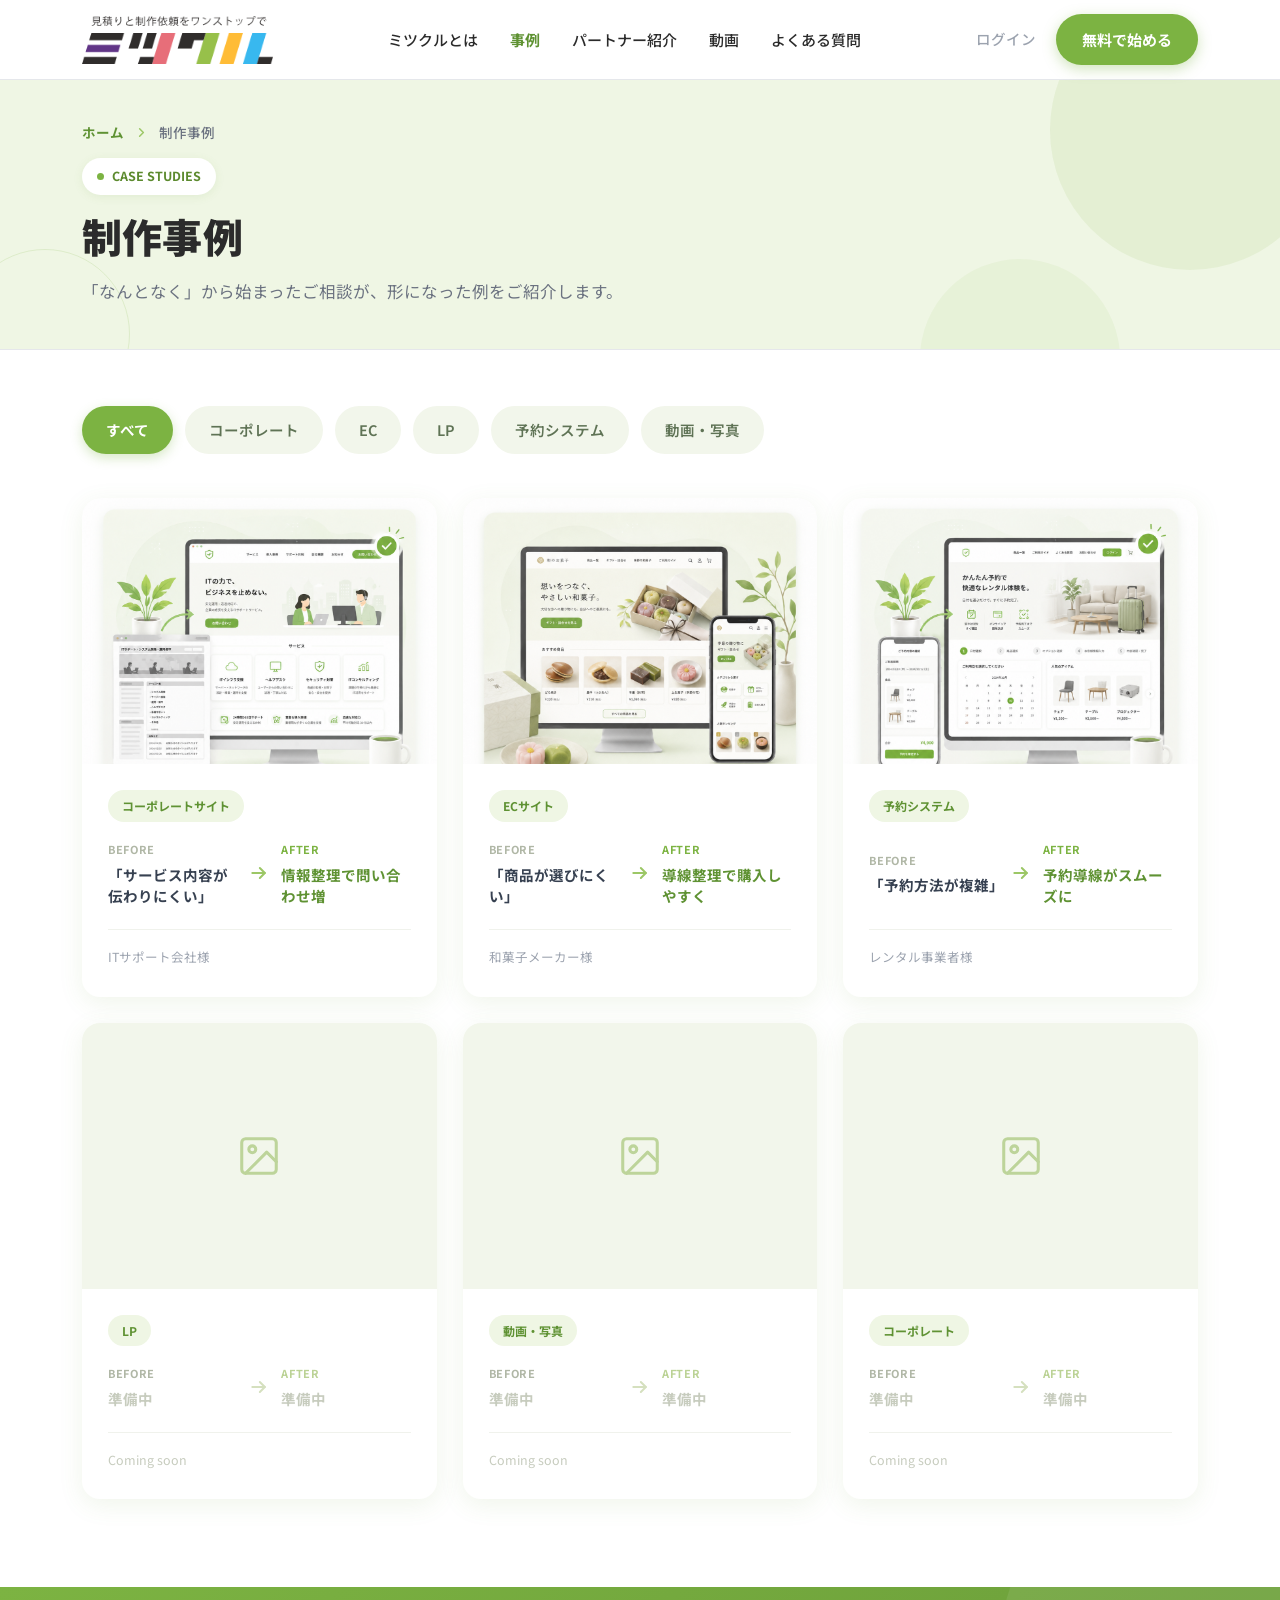
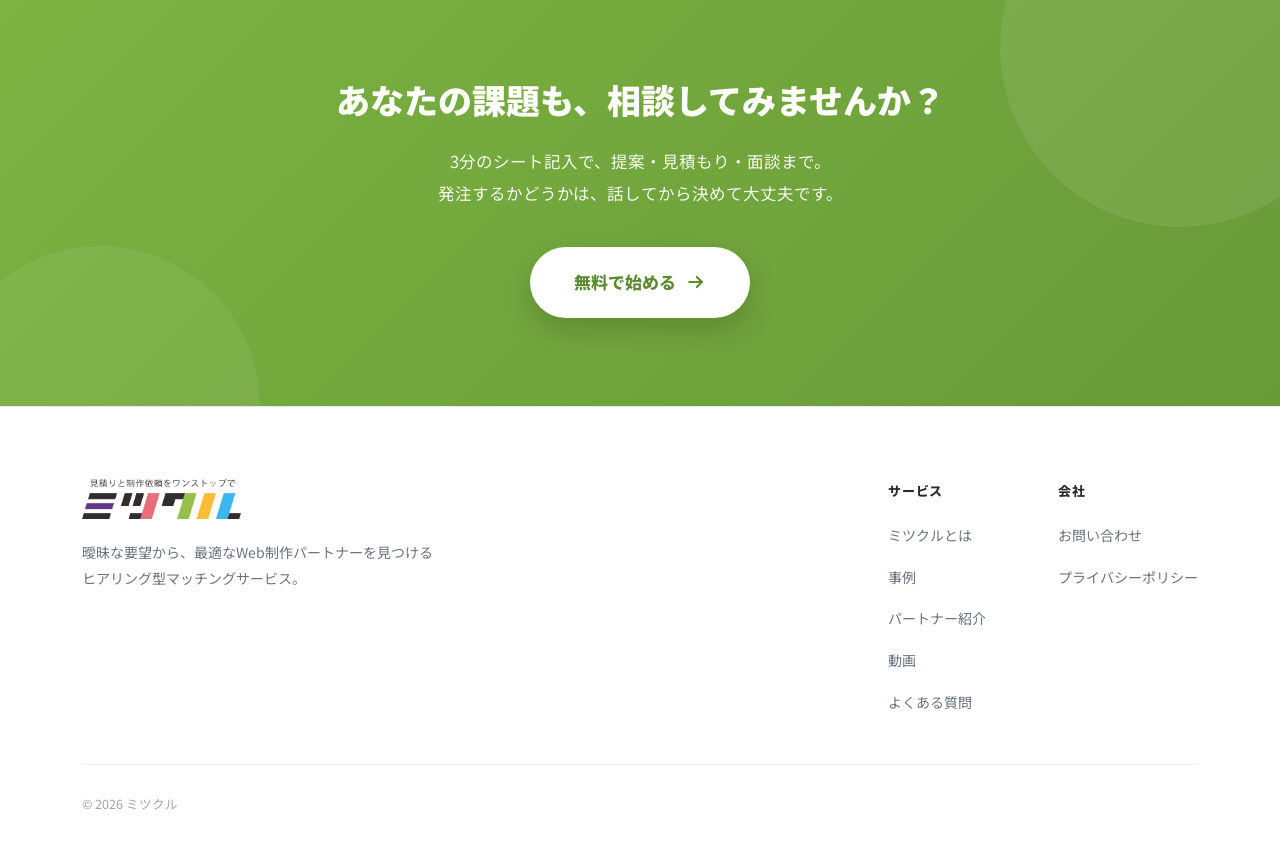
<file: cases.html>
<!DOCTYPE html>
<html lang="ja">
<head>
<meta charset="UTF-8">
<meta name="viewport" content="width=device-width, initial-scale=1.0">
<title>制作事例｜ミツクル</title>
<link rel="preconnect" href="https://fonts.googleapis.com">
<link rel="preconnect" href="https://fonts.gstatic.com" crossorigin>
<link href="https://fonts.googleapis.com/css2?family=Noto+Sans+JP:wght@400;500;700;900&display=swap" rel="stylesheet">
<link rel="stylesheet" href="new_styles.css">
<style>
.case-grid { display: grid; grid-template-columns: repeat(3, 1fr); gap: 26px; }
.tabbar { display: flex; flex-wrap: wrap; gap: 12px; }
@media (max-width: 980px) { .case-grid { grid-template-columns: repeat(2, 1fr); } }
@media (max-width: 620px) { .case-grid { grid-template-columns: 1fr; } }
</style>
</head>
<body>
<div style="font-family: 'Noto Sans JP', sans-serif; color: #2B2B2B; background: #ffffff; line-height: 1.8; -webkit-font-smoothing: antialiased;">

  <!-- ============ HEADER（グローバルナビ・継承）============ -->
  <header style="position: sticky; top: 0; z-index: 50; background: rgba(255,255,255,0.88); backdrop-filter: blur(10px); border-bottom: 1px solid #E5E7EB;">
    <div style="max-width: 1180px; margin: 0 auto; padding: 14px 32px; display: flex; align-items: center; justify-content: space-between; gap: 28px;">
      <a href="index.html" style="display: flex; align-items: center; text-decoration: none; flex: none;">
        <img src="assets/logo.png" alt="ミツクル — 見積りと制作依頼をワンストップで" style="height: 48px; width: auto; display: block;">
      </a>
      <nav class="gnav-desktop" style="display: flex; align-items: center; gap: 32px; font-size: 15px; font-weight: 500;">
        <a href="about.html" style="color: #2B2B2B; text-decoration: none; transition: color .18s ease;" style-hover="color: #7CB342;">ミツクルとは</a>
        <a href="cases.html" style="color: #5F9233; text-decoration: none; font-weight: 700;">事例</a>
        <a href="partners.html" style="color: #2B2B2B; text-decoration: none; transition: color .18s ease;" style-hover="color: #7CB342;">パートナー紹介</a>
        <a href="videos.html" style="color: #2B2B2B; text-decoration: none; transition: color .18s ease;" style-hover="color: #7CB342;">動画</a>
        <a href="index.html#faq" style="color: #2B2B2B; text-decoration: none; transition: color .18s ease;" style-hover="color: #7CB342;">よくある質問</a>
      </nav>
      <div class="gnav-actions" style="display: flex; align-items: center; gap: 20px; flex: none;">
        <a href="login.html" style="font-size: 14.5px; font-weight: 500; color: #9CA3AF; text-decoration: none; transition: color .18s ease;" style-hover="color: #7CB342;">ログイン</a>
        <a href="hearing.html" style="font-size: 15px; font-weight: 700; color: #ffffff; background: #7CB342; padding: 12px 26px; border-radius: 9999px; text-decoration: none; box-shadow: 0 4px 14px rgba(124,179,66,0.35); transition: background .18s ease;" style-hover="background: #689A38;">無料で始める</a>
      </div>
      <button type="button" aria-label="メニューを開く" aria-expanded="false" class="gnav-burger" style="display: none; flex: none; width: 44px; height: 44px; align-items: center; justify-content: center; background: transparent; border: none; cursor: pointer; padding: 0;">
        <span style="position: relative; display: block; width: 24px; height: 18px;">
          <span style="position: absolute; left: 0; top: 0px; width: 24px; height: 2.5px; border-radius: 2px; background: #2B2B2B; transition: transform .25s ease, top .25s ease, opacity .2s ease; transform: rotate(0deg);"></span>
          <span style="position: absolute; left: 0; top: 8px; width: 24px; height: 2.5px; border-radius: 2px; background: #2B2B2B; transition: opacity .2s ease; opacity: 1;"></span>
          <span style="position: absolute; left: 0; top: 16px; width: 24px; height: 2.5px; border-radius: 2px; background: #2B2B2B; transition: transform .25s ease, top .25s ease; transform: rotate(0deg);"></span>
        </span>
      </button>
    </div>
    <div class="gnav-mobile" style="display: none; border-top: 1px solid #E5E7EB; background: #ffffff;">
      <nav style="max-width: 1180px; margin: 0 auto; padding: 12px 24px 24px; display: flex; flex-direction: column;">
        <a href="about.html" style="font-size: 16px; font-weight: 600; color: #2B2B2B; text-decoration: none; padding: 15px 6px; border-bottom: 1px solid #F0F2EC; transition: color .18s ease;" style-hover="color: #7CB342;">ミツクルとは</a>
        <a href="cases.html" style="font-size: 16px; font-weight: 700; color: #5F9233; text-decoration: none; padding: 15px 6px; border-bottom: 1px solid #F0F2EC;">事例</a>
        <a href="partners.html" style="font-size: 16px; font-weight: 600; color: #2B2B2B; text-decoration: none; padding: 15px 6px; border-bottom: 1px solid #F0F2EC; transition: color .18s ease;" style-hover="color: #7CB342;">パートナー紹介</a>
        <a href="videos.html" style="font-size: 16px; font-weight: 600; color: #2B2B2B; text-decoration: none; padding: 15px 6px; border-bottom: 1px solid #F0F2EC; transition: color .18s ease;" style-hover="color: #7CB342;">動画</a>
        <a href="index.html#faq" style="font-size: 16px; font-weight: 600; color: #2B2B2B; text-decoration: none; padding: 15px 6px; border-bottom: 1px solid #F0F2EC; transition: color .18s ease;" style-hover="color: #7CB342;">よくある質問</a>
        <a href="login.html" style="font-size: 16px; font-weight: 500; color: #9CA3AF; text-decoration: none; padding: 15px 6px; transition: color .18s ease;" style-hover="color: #7CB342;">ログイン</a>
        <a href="hearing.html" style="margin-top: 14px; text-align: center; font-size: 16px; font-weight: 700; color: #ffffff; background: #7CB342; padding: 15px 26px; border-radius: 9999px; text-decoration: none; box-shadow: 0 4px 14px rgba(124,179,66,0.35);" style-hover="background: #689A38;">無料で始める</a>
      </nav>
    </div>
  </header>

  <!-- ============ ページヘッダー（タイトル + パンくず）============ -->
  <section style="position: relative; overflow: hidden; background: #EFF6E4; border-bottom: 1px solid #E5E7EB;">
    <div style="position: absolute; top: -90px; right: -50px; width: 280px; height: 280px; border-radius: 50%; background: rgba(124,179,66,0.10); pointer-events: none;"></div>
    <div style="position: absolute; bottom: -110px; right: 160px; width: 200px; height: 200px; border-radius: 50%; background: rgba(124,179,66,0.07); pointer-events: none;"></div>
    <div style="position: absolute; bottom: -70px; left: -40px; width: 170px; height: 170px; border-radius: 50%; border: 1.5px solid rgba(124,179,66,0.16); pointer-events: none;"></div>
    <div class="page-head" style="position: relative; z-index: 1; max-width: 1180px; margin: 0 auto; padding: 56px 32px 60px;">
      <nav aria-label="パンくずリスト" style="display: flex; align-items: center; gap: 10px; font-size: 13.5px; font-weight: 500; color: #6B7280; margin-bottom: 22px;">
        <a href="index.html" style="color: #5F9233; text-decoration: none; font-weight: 700;" style-hover="text-decoration: underline;">ホーム</a>
        <svg width="15" height="15" viewBox="0 0 24 24" fill="none" stroke="#9CC766" stroke-width="2.4" stroke-linecap="round" stroke-linejoin="round" aria-hidden="true"><polyline points="9 6 15 12 9 18"></polyline></svg>
        <span style="color: #6B7280;">制作事例</span>
      </nav>
      <div style="display: inline-flex; align-items: center; gap: 8px; background: #ffffff; color: #5C8A2E; font-size: 12.5px; font-weight: 700; padding: 7px 15px; border-radius: 9999px; margin-bottom: 18px; box-shadow: 0 2px 10px rgba(104,154,56,0.10);">
        <span style="width: 7px; height: 7px; border-radius: 50%; background: #7CB342;"></span>
        CASE STUDIES
      </div>
      <h1 style="font-size: 40px; font-weight: 900; line-height: 1.45; letter-spacing: 0.005em; margin: 0 0 16px;">制作事例</h1>
      <p style="font-size: 16.5px; color: #6B7280; line-height: 1.9; margin: 0; max-width: 640px;">「なんとなく」から始まったご相談が、形になった例をご紹介します。</p>
    </div>
  </section>

  <!-- ============ 本文（タブ + カードグリッド）============ -->
  <section style="background: #ffffff;">
    <div style="max-width: 1180px; margin: 0 auto; padding: 56px 32px 88px;">

      <!-- カテゴリタブ -->
      <div class="tabbar" style="margin-bottom: 44px;">
        <span style="font-size: 14.5px; font-weight: 700; color: #ffffff; background: #7CB342; padding: 11px 24px; border-radius: 9999px; box-shadow: 0 4px 12px rgba(124,179,66,0.30); cursor: pointer;">すべて</span>
        <span style="font-size: 14.5px; font-weight: 600; color: #5F7355; background: #F2F6EB; padding: 11px 24px; border-radius: 9999px; cursor: pointer; transition: background .18s ease, color .18s ease;" style-hover="background: #E4F0D2; color: #5C8A2E;">コーポレート</span>
        <span style="font-size: 14.5px; font-weight: 600; color: #5F7355; background: #F2F6EB; padding: 11px 24px; border-radius: 9999px; cursor: pointer; transition: background .18s ease, color .18s ease;" style-hover="background: #E4F0D2; color: #5C8A2E;">EC</span>
        <span style="font-size: 14.5px; font-weight: 600; color: #5F7355; background: #F2F6EB; padding: 11px 24px; border-radius: 9999px; cursor: pointer; transition: background .18s ease, color .18s ease;" style-hover="background: #E4F0D2; color: #5C8A2E;">LP</span>
        <span style="font-size: 14.5px; font-weight: 600; color: #5F7355; background: #F2F6EB; padding: 11px 24px; border-radius: 9999px; cursor: pointer; transition: background .18s ease, color .18s ease;" style-hover="background: #E4F0D2; color: #5C8A2E;">予約システム</span>
        <span style="font-size: 14.5px; font-weight: 600; color: #5F7355; background: #F2F6EB; padding: 11px 24px; border-radius: 9999px; cursor: pointer; transition: background .18s ease, color .18s ease;" style-hover="background: #E4F0D2; color: #5C8A2E;">動画・写真</span>
      </div>

      <!-- カードグリッド -->
      <div class="case-grid">

        <!-- 事例1（コーポレート）-->
        <div style="display: flex; flex-direction: column; overflow: hidden; background: #ffffff; border-radius: 18px; box-shadow: 0 6px 24px rgba(104,154,56,0.10); transition: box-shadow .28s ease, transform .28s ease;" style-hover="box-shadow: 0 18px 40px rgba(124,179,66,0.22); transform: translateY(-5px);">
          <div style="width: 100%; aspect-ratio: 4 / 3; overflow: hidden; background: #F6FAEF;">
            <img src="assets/case-1.png" alt="ITサポート会社のコーポレートサイト画面" style="width: 100%; height: 100%; object-fit: cover; object-position: top; display: block;">
          </div>
          <div style="padding: 26px 26px 28px;">
            <span style="display: inline-block; font-size: 12px; font-weight: 700; color: #5F9233; background: #EFF6E4; border-radius: 999px; padding: 5px 14px; margin-bottom: 18px;">コーポレートサイト</span>
            <div style="display: flex; align-items: center; gap: 12px;">
              <div style="flex: 1;">
                <div style="font-size: 11px; font-weight: 700; letter-spacing: 0.06em; color: #B0B7A6; margin-bottom: 4px;">BEFORE</div>
                <div style="font-size: 14.5px; font-weight: 700; line-height: 1.5; color: #374151;">「サービス内容が伝わりにくい」</div>
              </div>
              <svg style="flex: none;" width="20" height="20" viewBox="0 0 24 24" fill="none" stroke="#9CC766" stroke-width="2.4" stroke-linecap="round" stroke-linejoin="round"><line x1="4" y1="12" x2="19" y2="12"></line><polyline points="13 6 19 12 13 18"></polyline></svg>
              <div style="flex: 1;">
                <div style="font-size: 11px; font-weight: 700; letter-spacing: 0.06em; color: #7CB342; margin-bottom: 4px;">AFTER</div>
                <div style="font-size: 14.5px; font-weight: 700; line-height: 1.5; color: #5F9233;">情報整理で問い合わせ増</div>
              </div>
            </div>
            <div style="border-top: 1px solid #F0F2EC; margin-top: 22px; padding-top: 16px; font-size: 12.5px; color: #9CA3AF;">ITサポート会社様</div>
          </div>
        </div>

        <!-- 事例2（EC）-->
        <div style="display: flex; flex-direction: column; overflow: hidden; background: #ffffff; border-radius: 18px; box-shadow: 0 6px 24px rgba(104,154,56,0.10); transition: box-shadow .28s ease, transform .28s ease;" style-hover="box-shadow: 0 18px 40px rgba(124,179,66,0.22); transform: translateY(-5px);">
          <div style="width: 100%; aspect-ratio: 4 / 3; overflow: hidden; background: #F6FAEF;">
            <img src="assets/case-2.png" alt="和菓子ECサイトの画面" style="width: 100%; height: 100%; object-fit: cover; object-position: top; display: block;">
          </div>
          <div style="padding: 26px 26px 28px;">
            <span style="display: inline-block; font-size: 12px; font-weight: 700; color: #5F9233; background: #EFF6E4; border-radius: 999px; padding: 5px 14px; margin-bottom: 18px;">ECサイト</span>
            <div style="display: flex; align-items: center; gap: 12px;">
              <div style="flex: 1;">
                <div style="font-size: 11px; font-weight: 700; letter-spacing: 0.06em; color: #B0B7A6; margin-bottom: 4px;">BEFORE</div>
                <div style="font-size: 14.5px; font-weight: 700; line-height: 1.5; color: #374151;">「商品が選びにくい」</div>
              </div>
              <svg style="flex: none;" width="20" height="20" viewBox="0 0 24 24" fill="none" stroke="#9CC766" stroke-width="2.4" stroke-linecap="round" stroke-linejoin="round"><line x1="4" y1="12" x2="19" y2="12"></line><polyline points="13 6 19 12 13 18"></polyline></svg>
              <div style="flex: 1;">
                <div style="font-size: 11px; font-weight: 700; letter-spacing: 0.06em; color: #7CB342; margin-bottom: 4px;">AFTER</div>
                <div style="font-size: 14.5px; font-weight: 700; line-height: 1.5; color: #5F9233;">導線整理で購入しやすく</div>
              </div>
            </div>
            <div style="border-top: 1px solid #F0F2EC; margin-top: 22px; padding-top: 16px; font-size: 12.5px; color: #9CA3AF;">和菓子メーカー様</div>
          </div>
        </div>

        <!-- 事例3（予約システム）-->
        <div style="display: flex; flex-direction: column; overflow: hidden; background: #ffffff; border-radius: 18px; box-shadow: 0 6px 24px rgba(104,154,56,0.10); transition: box-shadow .28s ease, transform .28s ease;" style-hover="box-shadow: 0 18px 40px rgba(124,179,66,0.22); transform: translateY(-5px);">
          <div style="width: 100%; aspect-ratio: 4 / 3; overflow: hidden; background: #F6FAEF;">
            <img src="assets/case-3.png" alt="レンタル予約システムの画面" style="width: 100%; height: 100%; object-fit: cover; object-position: top; display: block;">
          </div>
          <div style="padding: 26px 26px 28px;">
            <span style="display: inline-block; font-size: 12px; font-weight: 700; color: #5F9233; background: #EFF6E4; border-radius: 999px; padding: 5px 14px; margin-bottom: 18px;">予約システム</span>
            <div style="display: flex; align-items: center; gap: 12px;">
              <div style="flex: 1;">
                <div style="font-size: 11px; font-weight: 700; letter-spacing: 0.06em; color: #B0B7A6; margin-bottom: 4px;">BEFORE</div>
                <div style="font-size: 14.5px; font-weight: 700; line-height: 1.5; color: #374151;">「予約方法が複雑」</div>
              </div>
              <svg style="flex: none;" width="20" height="20" viewBox="0 0 24 24" fill="none" stroke="#9CC766" stroke-width="2.4" stroke-linecap="round" stroke-linejoin="round"><line x1="4" y1="12" x2="19" y2="12"></line><polyline points="13 6 19 12 13 18"></polyline></svg>
              <div style="flex: 1;">
                <div style="font-size: 11px; font-weight: 700; letter-spacing: 0.06em; color: #7CB342; margin-bottom: 4px;">AFTER</div>
                <div style="font-size: 14.5px; font-weight: 700; line-height: 1.5; color: #5F9233;">予約導線がスムーズに</div>
              </div>
            </div>
            <div style="border-top: 1px solid #F0F2EC; margin-top: 22px; padding-top: 16px; font-size: 12.5px; color: #9CA3AF;">レンタル事業者様</div>
          </div>
        </div>

        <!-- 事例4（プレースホルダー / LP）-->
        <div style="display: flex; flex-direction: column; overflow: hidden; background: #ffffff; border-radius: 18px; box-shadow: 0 6px 24px rgba(104,154,56,0.10); transition: box-shadow .28s ease, transform .28s ease;" style-hover="box-shadow: 0 18px 40px rgba(124,179,66,0.22); transform: translateY(-5px);">
          <div style="width: 100%; aspect-ratio: 4 / 3; background: #F2F6EB; display: flex; align-items: center; justify-content: center;">
            <svg width="46" height="46" viewBox="0 0 24 24" fill="none" stroke="#BDD49A" stroke-width="1.6" stroke-linecap="round" stroke-linejoin="round" aria-hidden="true"><rect x="3" y="3" width="18" height="18" rx="2"></rect><circle cx="8.5" cy="8.5" r="1.8"></circle><polyline points="21 15 16 10 5 21"></polyline></svg>
          </div>
          <div style="padding: 26px 26px 28px;">
            <span style="display: inline-block; font-size: 12px; font-weight: 700; color: #5F9233; background: #EFF6E4; border-radius: 999px; padding: 5px 14px; margin-bottom: 18px;">LP</span>
            <div style="display: flex; align-items: center; gap: 12px;">
              <div style="flex: 1;">
                <div style="font-size: 11px; font-weight: 700; letter-spacing: 0.06em; color: #B0B7A6; margin-bottom: 4px;">BEFORE</div>
                <div style="font-size: 14.5px; font-weight: 700; line-height: 1.5; color: #C7CCBE;">準備中</div>
              </div>
              <svg style="flex: none;" width="20" height="20" viewBox="0 0 24 24" fill="none" stroke="#D5E0BF" stroke-width="2.4" stroke-linecap="round" stroke-linejoin="round"><line x1="4" y1="12" x2="19" y2="12"></line><polyline points="13 6 19 12 13 18"></polyline></svg>
              <div style="flex: 1;">
                <div style="font-size: 11px; font-weight: 700; letter-spacing: 0.06em; color: #BBD295; margin-bottom: 4px;">AFTER</div>
                <div style="font-size: 14.5px; font-weight: 700; line-height: 1.5; color: #C7CCBE;">準備中</div>
              </div>
            </div>
            <div style="border-top: 1px solid #F0F2EC; margin-top: 22px; padding-top: 16px; font-size: 12.5px; color: #C7CCBE;">Coming soon</div>
          </div>
        </div>

        <!-- 事例5（プレースホルダー / 動画・写真）-->
        <div style="display: flex; flex-direction: column; overflow: hidden; background: #ffffff; border-radius: 18px; box-shadow: 0 6px 24px rgba(104,154,56,0.10); transition: box-shadow .28s ease, transform .28s ease;" style-hover="box-shadow: 0 18px 40px rgba(124,179,66,0.22); transform: translateY(-5px);">
          <div style="width: 100%; aspect-ratio: 4 / 3; background: #F2F6EB; display: flex; align-items: center; justify-content: center;">
            <svg width="46" height="46" viewBox="0 0 24 24" fill="none" stroke="#BDD49A" stroke-width="1.6" stroke-linecap="round" stroke-linejoin="round" aria-hidden="true"><rect x="3" y="3" width="18" height="18" rx="2"></rect><circle cx="8.5" cy="8.5" r="1.8"></circle><polyline points="21 15 16 10 5 21"></polyline></svg>
          </div>
          <div style="padding: 26px 26px 28px;">
            <span style="display: inline-block; font-size: 12px; font-weight: 700; color: #5F9233; background: #EFF6E4; border-radius: 999px; padding: 5px 14px; margin-bottom: 18px;">動画・写真</span>
            <div style="display: flex; align-items: center; gap: 12px;">
              <div style="flex: 1;">
                <div style="font-size: 11px; font-weight: 700; letter-spacing: 0.06em; color: #B0B7A6; margin-bottom: 4px;">BEFORE</div>
                <div style="font-size: 14.5px; font-weight: 700; line-height: 1.5; color: #C7CCBE;">準備中</div>
              </div>
              <svg style="flex: none;" width="20" height="20" viewBox="0 0 24 24" fill="none" stroke="#D5E0BF" stroke-width="2.4" stroke-linecap="round" stroke-linejoin="round"><line x1="4" y1="12" x2="19" y2="12"></line><polyline points="13 6 19 12 13 18"></polyline></svg>
              <div style="flex: 1;">
                <div style="font-size: 11px; font-weight: 700; letter-spacing: 0.06em; color: #BBD295; margin-bottom: 4px;">AFTER</div>
                <div style="font-size: 14.5px; font-weight: 700; line-height: 1.5; color: #C7CCBE;">準備中</div>
              </div>
            </div>
            <div style="border-top: 1px solid #F0F2EC; margin-top: 22px; padding-top: 16px; font-size: 12.5px; color: #C7CCBE;">Coming soon</div>
          </div>
        </div>

        <!-- 事例6（プレースホルダー / コーポレート）-->
        <div style="display: flex; flex-direction: column; overflow: hidden; background: #ffffff; border-radius: 18px; box-shadow: 0 6px 24px rgba(104,154,56,0.10); transition: box-shadow .28s ease, transform .28s ease;" style-hover="box-shadow: 0 18px 40px rgba(124,179,66,0.22); transform: translateY(-5px);">
          <div style="width: 100%; aspect-ratio: 4 / 3; background: #F2F6EB; display: flex; align-items: center; justify-content: center;">
            <svg width="46" height="46" viewBox="0 0 24 24" fill="none" stroke="#BDD49A" stroke-width="1.6" stroke-linecap="round" stroke-linejoin="round" aria-hidden="true"><rect x="3" y="3" width="18" height="18" rx="2"></rect><circle cx="8.5" cy="8.5" r="1.8"></circle><polyline points="21 15 16 10 5 21"></polyline></svg>
          </div>
          <div style="padding: 26px 26px 28px;">
            <span style="display: inline-block; font-size: 12px; font-weight: 700; color: #5F9233; background: #EFF6E4; border-radius: 999px; padding: 5px 14px; margin-bottom: 18px;">コーポレート</span>
            <div style="display: flex; align-items: center; gap: 12px;">
              <div style="flex: 1;">
                <div style="font-size: 11px; font-weight: 700; letter-spacing: 0.06em; color: #B0B7A6; margin-bottom: 4px;">BEFORE</div>
                <div style="font-size: 14.5px; font-weight: 700; line-height: 1.5; color: #C7CCBE;">準備中</div>
              </div>
              <svg style="flex: none;" width="20" height="20" viewBox="0 0 24 24" fill="none" stroke="#D5E0BF" stroke-width="2.4" stroke-linecap="round" stroke-linejoin="round"><line x1="4" y1="12" x2="19" y2="12"></line><polyline points="13 6 19 12 13 18"></polyline></svg>
              <div style="flex: 1;">
                <div style="font-size: 11px; font-weight: 700; letter-spacing: 0.06em; color: #BBD295; margin-bottom: 4px;">AFTER</div>
                <div style="font-size: 14.5px; font-weight: 700; line-height: 1.5; color: #C7CCBE;">準備中</div>
              </div>
            </div>
            <div style="border-top: 1px solid #F0F2EC; margin-top: 22px; padding-top: 16px; font-size: 12.5px; color: #C7CCBE;">Coming soon</div>
          </div>
        </div>

      </div>
    </div>
  </section>

  <!-- ============ 末尾CTA ============ -->
  <section style="position: relative; overflow: hidden; background: linear-gradient(135deg, #7CB342 0%, #689A38 100%);">
    <div style="position: absolute; top: -120px; right: -80px; width: 360px; height: 360px; border-radius: 50%; background: rgba(255,255,255,0.08); pointer-events: none;"></div>
    <div style="position: absolute; bottom: -160px; left: -60px; width: 320px; height: 320px; border-radius: 50%; background: rgba(255,255,255,0.06); pointer-events: none;"></div>
    <div style="position: relative; z-index: 1; max-width: 760px; margin: 0 auto; padding: 88px 32px; text-align: center;">
      <h2 style="font-size: 34px; font-weight: 900; line-height: 1.45; color: #ffffff; margin: 0 0 20px;">あなたの課題も、相談してみませんか？</h2>
      <p style="font-size: 16.5px; line-height: 1.95; color: rgba(255,255,255,0.92); margin: 0 0 38px;">3分のシート記入で、提案・見積もり・面談まで。<br>発注するかどうかは、話してから決めて大丈夫です。</p>
      <a href="hearing.html" style="display: inline-flex; align-items: center; gap: 10px; background: #ffffff; color: #5C8A2E; font-size: 17px; font-weight: 800; text-decoration: none; padding: 20px 44px; border-radius: 9999px; box-shadow: 0 12px 30px rgba(0,0,0,0.16); transition: transform .2s ease, box-shadow .2s ease;" style-hover="transform: translateY(-3px); box-shadow: 0 18px 40px rgba(0,0,0,0.22);">
        無料で始める
        <svg width="20" height="20" viewBox="0 0 24 24" fill="none" stroke="currentColor" stroke-width="2.6" stroke-linecap="round" stroke-linejoin="round"><line x1="4" y1="12" x2="19" y2="12"></line><polyline points="13 6 19 12 13 18"></polyline></svg>
      </a>
    </div>
  </section>

  <!-- ============ FOOTER（継承）============ -->
  <footer style="background: #ffffff; border-top: 1px solid #E5E7EB;">
    <div style="max-width: 1180px; margin: 0 auto; padding: 72px 32px 40px;">
      <div class="footer-grid">
        <div style="max-width: 360px;">
          <img src="assets/logo.png" alt="ミツクル" style="height: 40px; width: auto; display: block; margin-bottom: 20px;">
          <p style="font-size: 14px; color: #6B7280; line-height: 1.9; margin: 0;">曖昧な要望から、最適なWeb制作パートナーを見つけるヒアリング型マッチングサービス。</p>
        </div>
        <div class="footer-links">
          <div>
            <div style="font-size: 13px; font-weight: 800; letter-spacing: 0.06em; color: #2B2B2B; margin-bottom: 18px;">サービス</div>
            <ul style="list-style: none; margin: 0; padding: 0; display: flex; flex-direction: column; gap: 13px;">
              <li><a href="about.html" style="font-size: 14px; color: #6B7280; text-decoration: none; transition: color .18s ease;" style-hover="color: #7CB342;">ミツクルとは</a></li>
              <li><a href="cases.html" style="font-size: 14px; color: #6B7280; text-decoration: none; transition: color .18s ease;" style-hover="color: #7CB342;">事例</a></li>
              <li><a href="partners.html" style="font-size: 14px; color: #6B7280; text-decoration: none; transition: color .18s ease;" style-hover="color: #7CB342;">パートナー紹介</a></li>
              <li><a href="videos.html" style="font-size: 14px; color: #6B7280; text-decoration: none; transition: color .18s ease;" style-hover="color: #7CB342;">動画</a></li>
              <li><a href="index.html#faq" style="font-size: 14px; color: #6B7280; text-decoration: none; transition: color .18s ease;" style-hover="color: #7CB342;">よくある質問</a></li>
            </ul>
          </div>
          <div>
            <div style="font-size: 13px; font-weight: 800; letter-spacing: 0.06em; color: #2B2B2B; margin-bottom: 18px;">会社</div>
            <ul style="list-style: none; margin: 0; padding: 0; display: flex; flex-direction: column; gap: 13px;">
              <li><a href="#" style="font-size: 14px; color: #6B7280; text-decoration: none; transition: color .18s ease;" style-hover="color: #7CB342;">お問い合わせ</a></li>
              <li><a href="#" style="font-size: 14px; color: #6B7280; text-decoration: none; transition: color .18s ease;" style-hover="color: #7CB342;">プライバシーポリシー</a></li>
            </ul>
          </div>
        </div>
      </div>
      <div style="border-top: 1px solid #F0F2EC; margin-top: 48px; padding-top: 28px; font-size: 12.5px; color: #9CA3AF;">© 2026 ミツクル</div>
    </div>
  </footer>

</div>
<script src="script.js"></script>
</body>
</html>
</file>
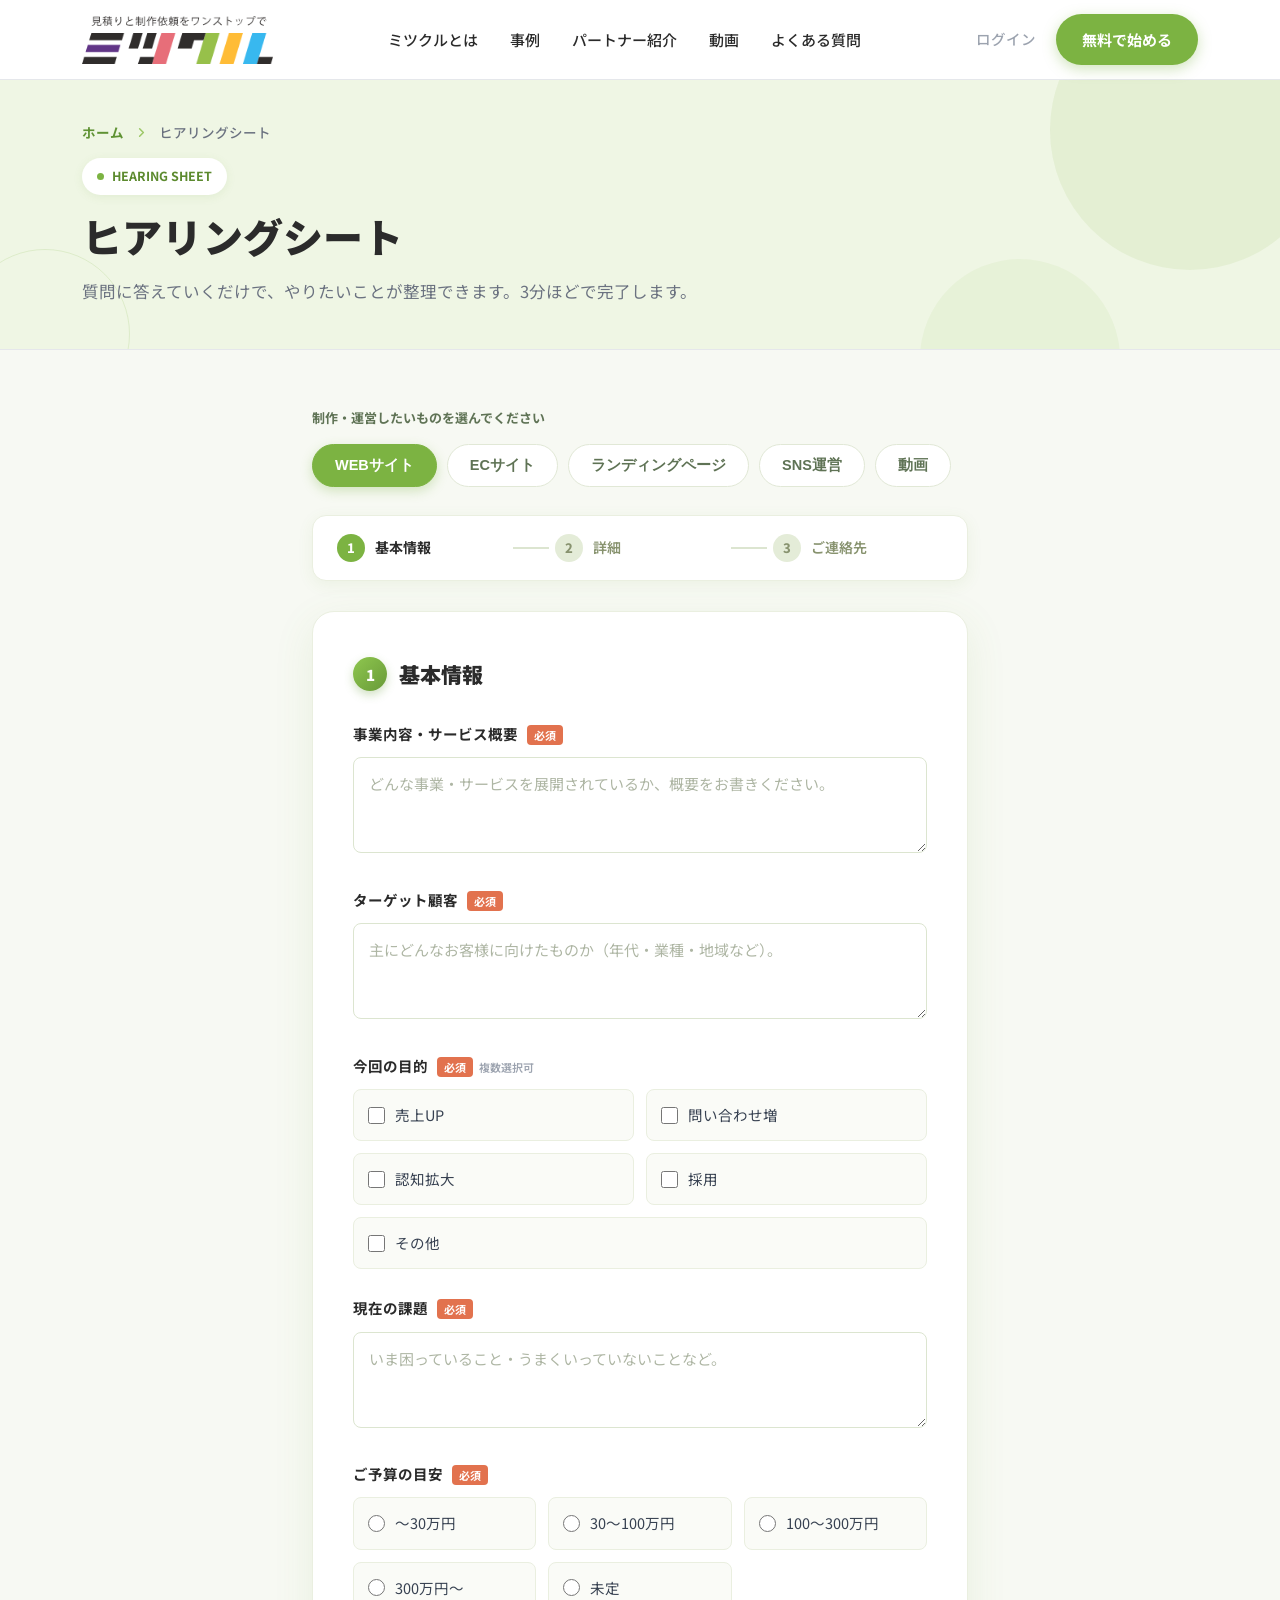
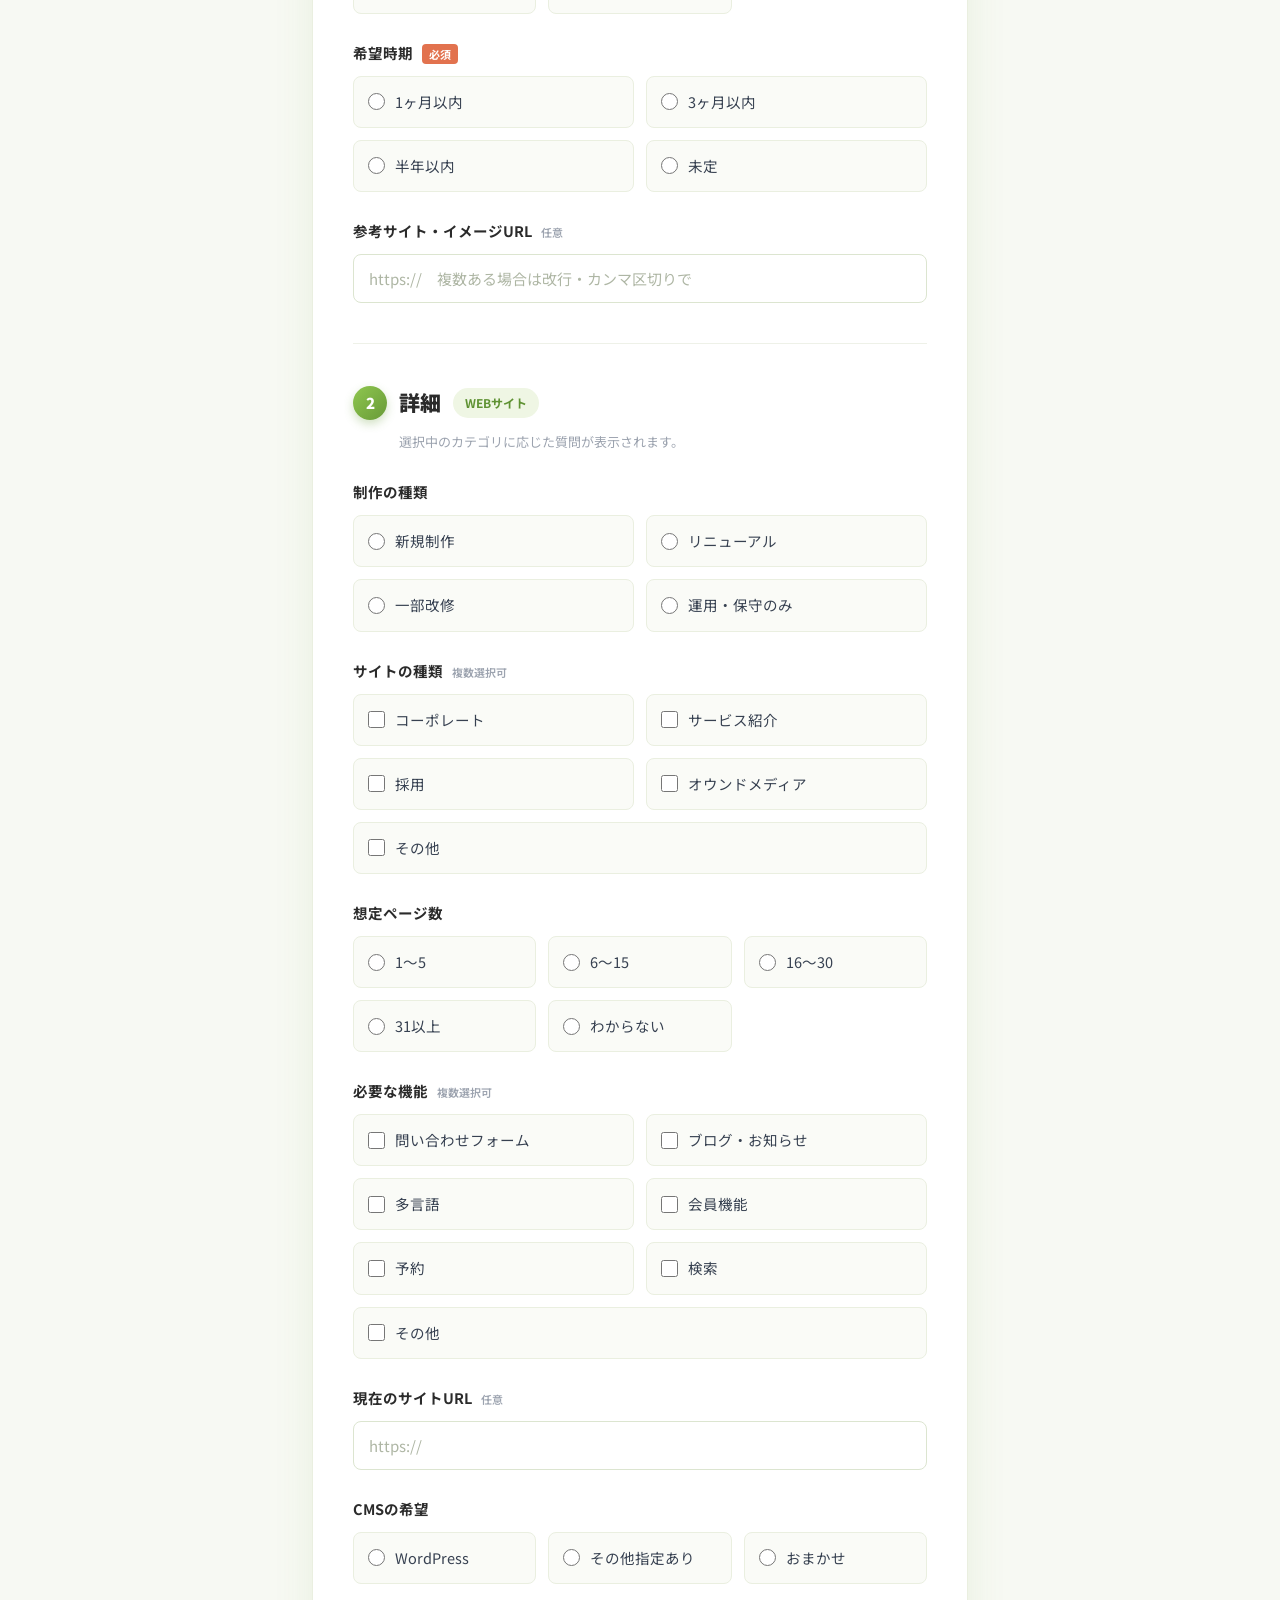
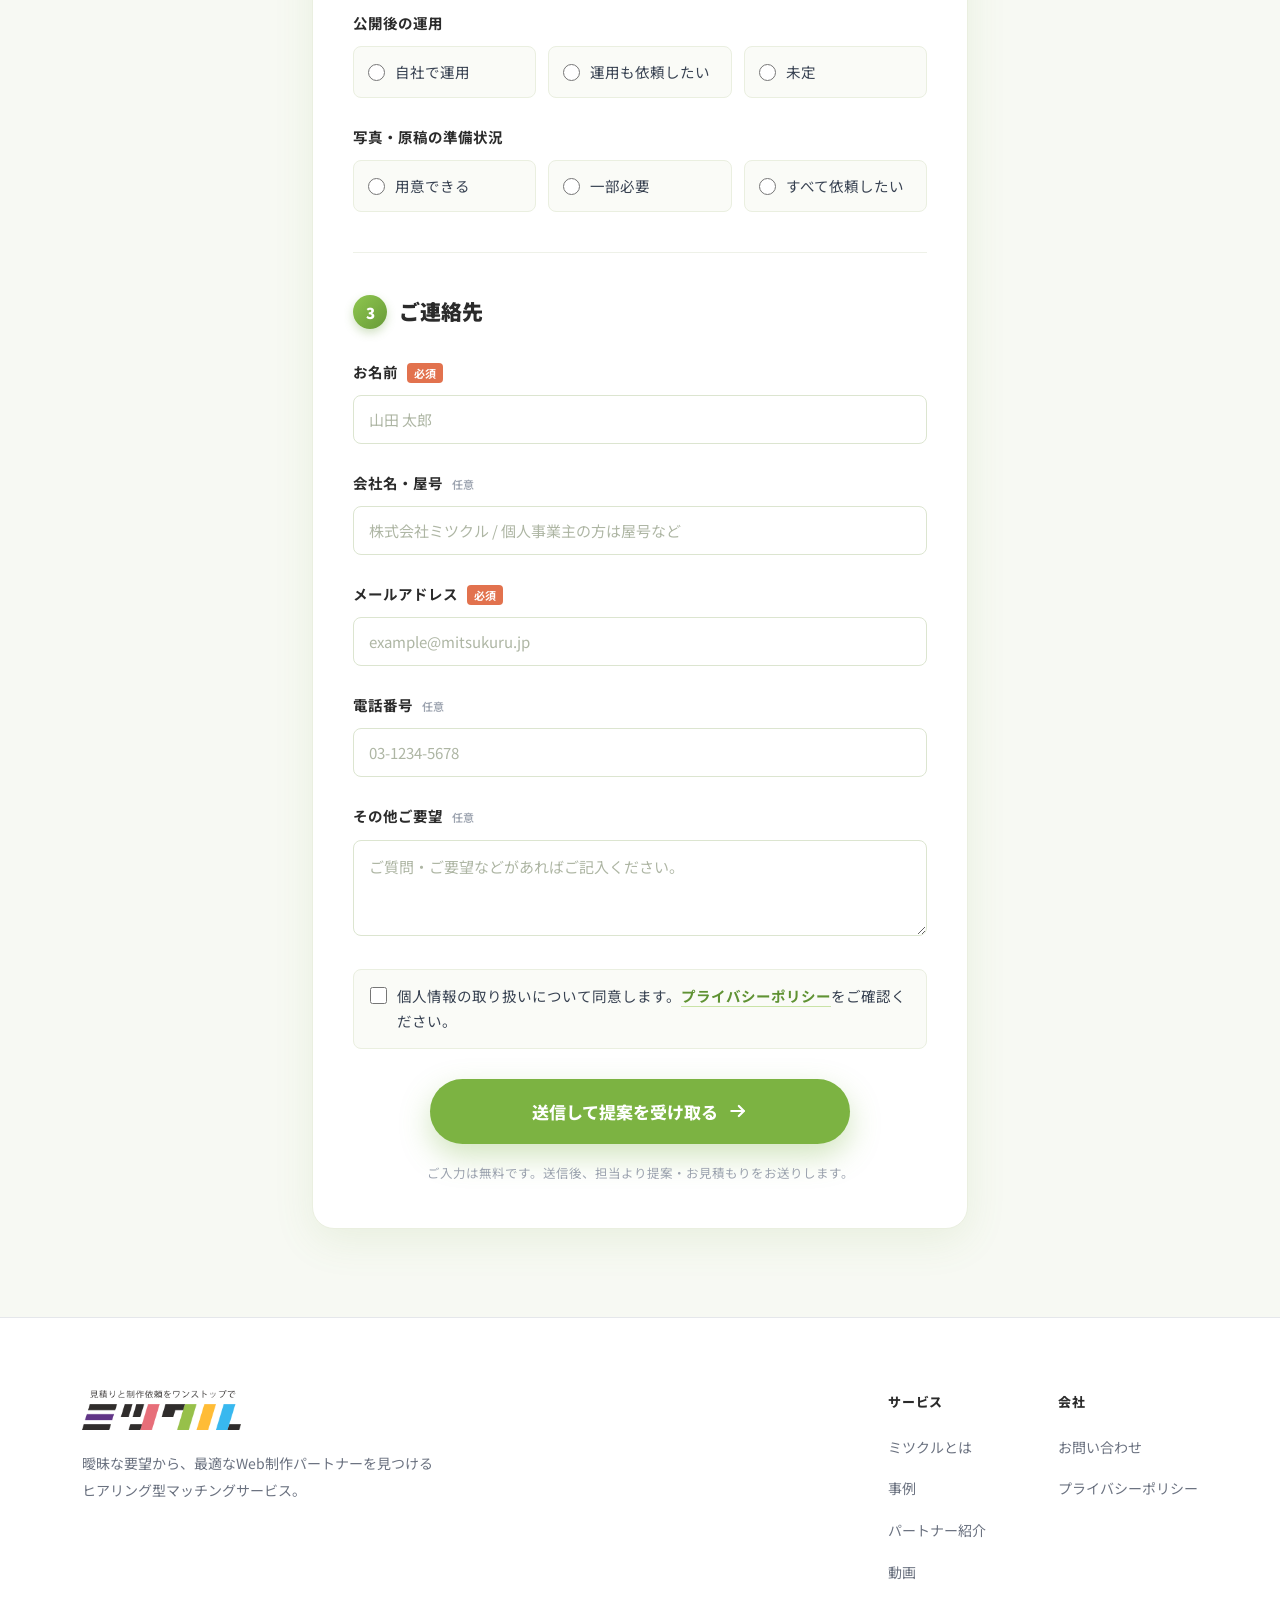
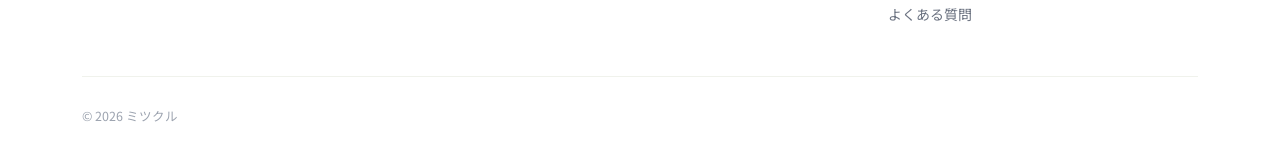
<file: hearing.html>
<!DOCTYPE html>
<html lang="ja">
<head>
<meta charset="UTF-8">
<meta name="viewport" content="width=device-width, initial-scale=1.0">
<title>ヒアリングシート｜ミツクル</title>
<link rel="preconnect" href="https://fonts.googleapis.com">
<link rel="preconnect" href="https://fonts.gstatic.com" crossorigin>
<link href="https://fonts.googleapis.com/css2?family=Noto+Sans+JP:wght@400;500;700;900&display=swap" rel="stylesheet">
<link rel="stylesheet" href="new_styles.css">
<style>
.cat-tabs { display: flex; flex-wrap: wrap; gap: 10px; }
.opt-grid { display: grid; grid-template-columns: repeat(2, 1fr); gap: 12px; }
.opt-grid-3 { display: grid; grid-template-columns: repeat(3, 1fr); gap: 12px; }
textarea.ff-input { resize: vertical; min-height: 96px; line-height: 1.7; }
.opt { display: flex; align-items: center; gap: 10px; font-size: 14.5px; color: #374151; background: #FAFBF7; border: 1.5px solid #EAEFE0; border-radius: 8px; padding: 12px 14px; cursor: pointer; transition: border-color .15s ease, background .15s ease; }
.opt:hover { border-color: #BFD89B; background: #F4F8EC; }
.opt input { accent-color: #7CB342; width: 17px; height: 17px; flex: none; }
.opt:has(input:checked) { border-color: #7CB342; background: #EFF6E4; color: #2B2B2B; font-weight: 600; }
.fieldlabel { display: block; font-size: 14.5px; font-weight: 700; color: #2B2B2B; margin-bottom: 10px; }
.badge-req { font-size: 11px; font-weight: 700; color: #ffffff; background: #E2724E; border-radius: 4px; padding: 2px 7px; margin-left: 6px; }
.badge-opt { font-size: 11px; font-weight: 600; color: #9CA3AF; margin-left: 6px; }
.field { margin-bottom: 26px; }
@media (max-width: 560px) {
    .opt-grid, .opt-grid-3 { grid-template-columns: 1fr; }
  }
</style>
</head>
<body>
<div style="font-family: 'Noto Sans JP', sans-serif; color: #2B2B2B; background: #ffffff; line-height: 1.8; -webkit-font-smoothing: antialiased;">

  <!-- ============ HEADER（グローバルナビ・継承）============ -->
  <header style="position: sticky; top: 0; z-index: 50; background: rgba(255,255,255,0.88); backdrop-filter: blur(10px); border-bottom: 1px solid #E5E7EB;">
    <div style="max-width: 1180px; margin: 0 auto; padding: 14px 32px; display: flex; align-items: center; justify-content: space-between; gap: 28px;">
      <a href="index.html" style="display: flex; align-items: center; text-decoration: none; flex: none;">
        <img src="assets/logo.png" alt="ミツクル — 見積りと制作依頼をワンストップで" style="height: 48px; width: auto; display: block;">
      </a>
      <nav class="gnav-desktop" style="display: flex; align-items: center; gap: 32px; font-size: 15px; font-weight: 500;">
        <a href="about.html" style="color: #2B2B2B; text-decoration: none; transition: color .18s ease;" style-hover="color: #7CB342;">ミツクルとは</a>
        <a href="cases.html" style="color: #2B2B2B; text-decoration: none; transition: color .18s ease;" style-hover="color: #7CB342;">事例</a>
        <a href="partners.html" style="color: #2B2B2B; text-decoration: none; transition: color .18s ease;" style-hover="color: #7CB342;">パートナー紹介</a>
        <a href="videos.html" style="color: #2B2B2B; text-decoration: none; transition: color .18s ease;" style-hover="color: #7CB342;">動画</a>
        <a href="index.html#faq" style="color: #2B2B2B; text-decoration: none; transition: color .18s ease;" style-hover="color: #7CB342;">よくある質問</a>
      </nav>
      <div class="gnav-actions" style="display: flex; align-items: center; gap: 20px; flex: none;">
        <a href="login.html" style="font-size: 14.5px; font-weight: 500; color: #9CA3AF; text-decoration: none; transition: color .18s ease;" style-hover="color: #7CB342;">ログイン</a>
        <a href="hearing.html" style="font-size: 15px; font-weight: 700; color: #ffffff; background: #7CB342; padding: 12px 26px; border-radius: 9999px; text-decoration: none; box-shadow: 0 4px 14px rgba(124,179,66,0.35); transition: background .18s ease;" style-hover="background: #689A38;">無料で始める</a>
      </div>
      <button type="button" aria-label="メニューを開く" aria-expanded="false" class="gnav-burger" style="display: none; flex: none; width: 44px; height: 44px; align-items: center; justify-content: center; background: transparent; border: none; cursor: pointer; padding: 0;">
        <span style="position: relative; display: block; width: 24px; height: 18px;">
          <span style="position: absolute; left: 0; top: 0px; width: 24px; height: 2.5px; border-radius: 2px; background: #2B2B2B; transition: transform .25s ease, top .25s ease, opacity .2s ease; transform: rotate(0deg);"></span>
          <span style="position: absolute; left: 0; top: 8px; width: 24px; height: 2.5px; border-radius: 2px; background: #2B2B2B; transition: opacity .2s ease; opacity: 1;"></span>
          <span style="position: absolute; left: 0; top: 16px; width: 24px; height: 2.5px; border-radius: 2px; background: #2B2B2B; transition: transform .25s ease, top .25s ease; transform: rotate(0deg);"></span>
        </span>
      </button>
    </div>
    <div class="gnav-mobile" style="display: none; border-top: 1px solid #E5E7EB; background: #ffffff;">
      <nav style="max-width: 1180px; margin: 0 auto; padding: 12px 24px 24px; display: flex; flex-direction: column;">
        <a href="about.html" style="font-size: 16px; font-weight: 600; color: #2B2B2B; text-decoration: none; padding: 15px 6px; border-bottom: 1px solid #F0F2EC; transition: color .18s ease;" style-hover="color: #7CB342;">ミツクルとは</a>
        <a href="cases.html" style="font-size: 16px; font-weight: 600; color: #2B2B2B; text-decoration: none; padding: 15px 6px; border-bottom: 1px solid #F0F2EC; transition: color .18s ease;" style-hover="color: #7CB342;">事例</a>
        <a href="partners.html" style="font-size: 16px; font-weight: 600; color: #2B2B2B; text-decoration: none; padding: 15px 6px; border-bottom: 1px solid #F0F2EC; transition: color .18s ease;" style-hover="color: #7CB342;">パートナー紹介</a>
        <a href="videos.html" style="font-size: 16px; font-weight: 600; color: #2B2B2B; text-decoration: none; padding: 15px 6px; border-bottom: 1px solid #F0F2EC; transition: color .18s ease;" style-hover="color: #7CB342;">動画</a>
        <a href="index.html#faq" style="font-size: 16px; font-weight: 600; color: #2B2B2B; text-decoration: none; padding: 15px 6px; border-bottom: 1px solid #F0F2EC; transition: color .18s ease;" style-hover="color: #7CB342;">よくある質問</a>
        <a href="login.html" style="font-size: 16px; font-weight: 500; color: #9CA3AF; text-decoration: none; padding: 15px 6px; transition: color .18s ease;" style-hover="color: #7CB342;">ログイン</a>
        <a href="hearing.html" style="margin-top: 14px; text-align: center; font-size: 16px; font-weight: 700; color: #ffffff; background: #7CB342; padding: 15px 26px; border-radius: 9999px; text-decoration: none; box-shadow: 0 4px 14px rgba(124,179,66,0.35);" style-hover="background: #689A38;">無料で始める</a>
      </nav>
    </div>
  </header>

  <!-- ============ ページヘッダー（タイトル + パンくず）============ -->
  <section style="position: relative; overflow: hidden; background: #EFF6E4; border-bottom: 1px solid #E5E7EB;">
    <div style="position: absolute; top: -90px; right: -50px; width: 280px; height: 280px; border-radius: 50%; background: rgba(124,179,66,0.10); pointer-events: none;"></div>
    <div style="position: absolute; bottom: -110px; right: 160px; width: 200px; height: 200px; border-radius: 50%; background: rgba(124,179,66,0.07); pointer-events: none;"></div>
    <div style="position: absolute; bottom: -70px; left: -40px; width: 170px; height: 170px; border-radius: 50%; border: 1.5px solid rgba(124,179,66,0.16); pointer-events: none;"></div>
    <div class="page-head" style="position: relative; z-index: 1; max-width: 1180px; margin: 0 auto; padding: 56px 32px 60px;">
      <nav aria-label="パンくずリスト" style="display: flex; align-items: center; gap: 10px; font-size: 13.5px; font-weight: 500; color: #6B7280; margin-bottom: 22px;">
        <a href="index.html" style="color: #5F9233; text-decoration: none; font-weight: 700;" style-hover="text-decoration: underline;">ホーム</a>
        <svg width="15" height="15" viewBox="0 0 24 24" fill="none" stroke="#9CC766" stroke-width="2.4" stroke-linecap="round" stroke-linejoin="round" aria-hidden="true"><polyline points="9 6 15 12 9 18"></polyline></svg>
        <span style="color: #6B7280;">ヒアリングシート</span>
      </nav>
      <div style="display: inline-flex; align-items: center; gap: 8px; background: #ffffff; color: #5C8A2E; font-size: 12.5px; font-weight: 700; padding: 7px 15px; border-radius: 9999px; margin-bottom: 18px; box-shadow: 0 2px 10px rgba(104,154,56,0.10);">
        <span style="width: 7px; height: 7px; border-radius: 50%; background: #7CB342;"></span>
        HEARING SHEET
      </div>
      <h1 style="font-size: 40px; font-weight: 900; line-height: 1.45; letter-spacing: 0.005em; margin: 0 0 16px;">ヒアリングシート</h1>
      <p style="font-size: 16.5px; color: #6B7280; line-height: 1.9; margin: 0; max-width: 660px;">質問に答えていくだけで、やりたいことが整理できます。3分ほどで完了します。</p>
    </div>
  </section>

  <!-- ============ フォーム本体 ============ -->
  <section style="background: #F7F9F3;">
    <div style="max-width: 720px; margin: 0 auto; padding: 56px 32px 88px;">

      <!-- STEP 0: カテゴリ選択タブ -->
      <div style="margin-bottom: 28px;">
        <div style="font-size: 13px; font-weight: 700; color: #5F7355; margin-bottom: 14px;">制作・運営したいものを選んでください</div>
        <div class="cat-tabs">
          <button type="button" style="font-size: 14.5px; font-weight: 700; color: #ffffff; background: #7CB342; border: 1.5px solid #7CB342; padding: 11px 22px; border-radius: 9999px; cursor: pointer; box-shadow: 0 4px 12px rgba(124,179,66,0.30); transition: all .15s ease;">WEBサイト</button>
          <button type="button" style="font-size: 14.5px; font-weight: 700; color: #5F7355; background: #ffffff; border: 1.5px solid #E1E8D6; padding: 11px 22px; border-radius: 9999px; cursor: pointer; box-shadow: none; transition: all .15s ease;">ECサイト</button>
          <button type="button" style="font-size: 14.5px; font-weight: 700; color: #5F7355; background: #ffffff; border: 1.5px solid #E1E8D6; padding: 11px 22px; border-radius: 9999px; cursor: pointer; box-shadow: none; transition: all .15s ease;">ランディングページ</button>
          <button type="button" style="font-size: 14.5px; font-weight: 700; color: #5F7355; background: #ffffff; border: 1.5px solid #E1E8D6; padding: 11px 22px; border-radius: 9999px; cursor: pointer; box-shadow: none; transition: all .15s ease;">SNS運営</button>
          <button type="button" style="font-size: 14.5px; font-weight: 700; color: #5F7355; background: #ffffff; border: 1.5px solid #E1E8D6; padding: 11px 22px; border-radius: 9999px; cursor: pointer; box-shadow: none; transition: all .15s ease;">動画</button>
        </div>
      </div>

      <!-- 進捗ステップ -->
      <div style="display: flex; align-items: center; background: #ffffff; border: 1px solid #EAEFE0; border-radius: 14px; padding: 18px 24px; margin-bottom: 30px; box-shadow: 0 4px 16px rgba(104,154,56,0.08);">
        <div style="flex: 1; display: flex; align-items: center; gap: 10px; min-width: 0;">
          <span style="flex: none; width: 28px; height: 28px; border-radius: 50%; background: #7CB342; color: #ffffff; font-size: 13px; font-weight: 800; display: flex; align-items: center; justify-content: center;">1</span>
          <span style="font-size: 14px; font-weight: 700; color: #2B2B2B; white-space: nowrap;">基本情報</span>
        </div>
        <div style="flex: none; width: 36px; height: 2px; background: #DCE5D0; margin: 0 6px;"></div>
        <div style="flex: 1; display: flex; align-items: center; gap: 10px; min-width: 0;">
          <span style="flex: none; width: 28px; height: 28px; border-radius: 50%; background: #E4ECD8; color: #88936F; font-size: 13px; font-weight: 800; display: flex; align-items: center; justify-content: center;">2</span>
          <span style="font-size: 14px; font-weight: 600; color: #88936F; white-space: nowrap;">詳細</span>
        </div>
        <div style="flex: none; width: 36px; height: 2px; background: #DCE5D0; margin: 0 6px;"></div>
        <div style="flex: 1; display: flex; align-items: center; gap: 10px; min-width: 0;">
          <span style="flex: none; width: 28px; height: 28px; border-radius: 50%; background: #E4ECD8; color: #88936F; font-size: 13px; font-weight: 800; display: flex; align-items: center; justify-content: center;">3</span>
          <span style="font-size: 14px; font-weight: 600; color: #88936F; white-space: nowrap;">ご連絡先</span>
        </div>
      </div>

      <form style="background: #ffffff; border: 1px solid #EAEFE0; border-radius: 22px; padding: 44px 40px; box-shadow: 0 12px 40px rgba(104,154,56,0.10);">

        <!-- ===== STEP 1: 基本情報 ===== -->
        <div style="display: flex; align-items: center; gap: 12px; margin-bottom: 28px;">
          <span style="flex: none; width: 34px; height: 34px; border-radius: 50%; background: linear-gradient(135deg, #8FC74F 0%, #689A38 100%); color: #ffffff; font-size: 15px; font-weight: 900; display: flex; align-items: center; justify-content: center; box-shadow: 0 4px 10px rgba(104,154,56,0.30);">1</span>
          <h2 style="font-size: 21px; font-weight: 900; margin: 0;">基本情報</h2>
        </div>

        <div class="field">
          <label class="fieldlabel">事業内容・サービス概要 <span class="badge-req">必須</span></label>
          <textarea class="ff-input" required placeholder="どんな事業・サービスを展開されているか、概要をお書きください。"></textarea>
        </div>
        <div class="field">
          <label class="fieldlabel">ターゲット顧客 <span class="badge-req">必須</span></label>
          <textarea class="ff-input" required placeholder="主にどんなお客様に向けたものか（年代・業種・地域など）。"></textarea>
        </div>
        <div class="field">
          <label class="fieldlabel">今回の目的 <span class="badge-req">必須</span><span class="badge-opt">複数選択可</span></label>
          <div class="opt-grid">
            <label class="opt"><input type="checkbox" name="goal" value="sales"> 売上UP</label>
            <label class="opt"><input type="checkbox" name="goal" value="inquiry"> 問い合わせ増</label>
            <label class="opt"><input type="checkbox" name="goal" value="awareness"> 認知拡大</label>
            <label class="opt"><input type="checkbox" name="goal" value="recruit"> 採用</label>
            <label class="opt" style="grid-column: 1 / -1;"><input type="checkbox" name="goal" value="other"> その他</label>
          </div>
        </div>
        <div class="field">
          <label class="fieldlabel">現在の課題 <span class="badge-req">必須</span></label>
          <textarea class="ff-input" required placeholder="いま困っていること・うまくいっていないことなど。"></textarea>
        </div>
        <div class="field">
          <label class="fieldlabel">ご予算の目安 <span class="badge-req">必須</span></label>
          <div class="opt-grid-3">
            <label class="opt"><input type="radio" name="budget" value="u30"> 〜30万円</label>
            <label class="opt"><input type="radio" name="budget" value="30-100"> 30〜100万円</label>
            <label class="opt"><input type="radio" name="budget" value="100-300"> 100〜300万円</label>
            <label class="opt"><input type="radio" name="budget" value="o300"> 300万円〜</label>
            <label class="opt"><input type="radio" name="budget" value="tbd"> 未定</label>
          </div>
        </div>
        <div class="field">
          <label class="fieldlabel">希望時期 <span class="badge-req">必須</span></label>
          <div class="opt-grid">
            <label class="opt"><input type="radio" name="timing" value="1m"> 1ヶ月以内</label>
            <label class="opt"><input type="radio" name="timing" value="3m"> 3ヶ月以内</label>
            <label class="opt"><input type="radio" name="timing" value="6m"> 半年以内</label>
            <label class="opt"><input type="radio" name="timing" value="tbd"> 未定</label>
          </div>
        </div>
        <div class="field" style="margin-bottom: 0;">
          <label class="fieldlabel">参考サイト・イメージURL <span class="badge-opt">任意</span></label>
          <input class="ff-input" type="text" placeholder="https://　複数ある場合は改行・カンマ区切りで">
        </div>

        <!-- 区切り -->
        <div style="height: 1px; background: #EEF1E8; margin: 40px 0;"></div>

        <!-- ===== STEP 2: 詳細（WEBサイト） ===== -->
        <div style="display: flex; align-items: center; gap: 12px; margin-bottom: 8px;">
          <span style="flex: none; width: 34px; height: 34px; border-radius: 50%; background: linear-gradient(135deg, #8FC74F 0%, #689A38 100%); color: #ffffff; font-size: 15px; font-weight: 900; display: flex; align-items: center; justify-content: center; box-shadow: 0 4px 10px rgba(104,154,56,0.30);">2</span>
          <h2 style="font-size: 21px; font-weight: 900; margin: 0;">詳細</h2>
          <span style="display: inline-block; font-size: 12px; font-weight: 700; color: #5F9233; background: #EFF6E4; border-radius: 9999px; padding: 4px 12px;">WEBサイト</span>
          <span style="display: none; font-size: 12px; font-weight: 700; color: #5F9233; background: #EFF6E4; border-radius: 9999px; padding: 4px 12px;">ECサイト</span>
          <span style="display: none; font-size: 12px; font-weight: 700; color: #5F9233; background: #EFF6E4; border-radius: 9999px; padding: 4px 12px;">ランディングページ</span>
          <span style="display: none; font-size: 12px; font-weight: 700; color: #5F9233; background: #EFF6E4; border-radius: 9999px; padding: 4px 12px;">SNS運営</span>
          <span style="display: none; font-size: 12px; font-weight: 700; color: #5F9233; background: #EFF6E4; border-radius: 9999px; padding: 4px 12px;">動画</span>
        </div>
        <p style="font-size: 13px; color: #9CA3AF; margin: 0 0 26px; padding-left: 46px;">選択中のカテゴリに応じた質問が表示されます。</p>

        <!-- 詳細：WEBサイト -->
        <div style="display: block;">
        <div class="field">
          <label class="fieldlabel">制作の種類</label>
          <div class="opt-grid">
            <label class="opt"><input type="radio" name="worktype" value="new"> 新規制作</label>
            <label class="opt"><input type="radio" name="worktype" value="renewal"> リニューアル</label>
            <label class="opt"><input type="radio" name="worktype" value="partial"> 一部改修</label>
            <label class="opt"><input type="radio" name="worktype" value="maintain"> 運用・保守のみ</label>
          </div>
        </div>
        <div class="field">
          <label class="fieldlabel">サイトの種類 <span class="badge-opt">複数選択可</span></label>
          <div class="opt-grid">
            <label class="opt"><input type="checkbox" name="sitetype" value="corp"> コーポレート</label>
            <label class="opt"><input type="checkbox" name="sitetype" value="service"> サービス紹介</label>
            <label class="opt"><input type="checkbox" name="sitetype" value="recruit"> 採用</label>
            <label class="opt"><input type="checkbox" name="sitetype" value="media"> オウンドメディア</label>
            <label class="opt" style="grid-column: 1 / -1;"><input type="checkbox" name="sitetype" value="other"> その他</label>
          </div>
        </div>
        <div class="field">
          <label class="fieldlabel">想定ページ数</label>
          <div class="opt-grid-3">
            <label class="opt"><input type="radio" name="pages" value="1-5"> 1〜5</label>
            <label class="opt"><input type="radio" name="pages" value="6-15"> 6〜15</label>
            <label class="opt"><input type="radio" name="pages" value="16-30"> 16〜30</label>
            <label class="opt"><input type="radio" name="pages" value="31+"> 31以上</label>
            <label class="opt"><input type="radio" name="pages" value="unknown"> わからない</label>
          </div>
        </div>
        <div class="field">
          <label class="fieldlabel">必要な機能 <span class="badge-opt">複数選択可</span></label>
          <div class="opt-grid">
            <label class="opt"><input type="checkbox" name="feature" value="form"> 問い合わせフォーム</label>
            <label class="opt"><input type="checkbox" name="feature" value="blog"> ブログ・お知らせ</label>
            <label class="opt"><input type="checkbox" name="feature" value="i18n"> 多言語</label>
            <label class="opt"><input type="checkbox" name="feature" value="member"> 会員機能</label>
            <label class="opt"><input type="checkbox" name="feature" value="booking"> 予約</label>
            <label class="opt"><input type="checkbox" name="feature" value="search"> 検索</label>
            <label class="opt" style="grid-column: 1 / -1;"><input type="checkbox" name="feature" value="other"> その他</label>
          </div>
        </div>
        <div class="field">
          <label class="fieldlabel">現在のサイトURL <span class="badge-opt">任意</span></label>
          <input class="ff-input" type="url" placeholder="https://">
        </div>
        <div class="field">
          <label class="fieldlabel">CMSの希望</label>
          <div class="opt-grid-3">
            <label class="opt"><input type="radio" name="cms" value="wp"> WordPress</label>
            <label class="opt"><input type="radio" name="cms" value="other"> その他指定あり</label>
            <label class="opt"><input type="radio" name="cms" value="any"> おまかせ</label>
          </div>
        </div>
        <div class="field">
          <label class="fieldlabel">公開後の運用</label>
          <div class="opt-grid-3">
            <label class="opt"><input type="radio" name="ops" value="self"> 自社で運用</label>
            <label class="opt"><input type="radio" name="ops" value="outsource"> 運用も依頼したい</label>
            <label class="opt"><input type="radio" name="ops" value="tbd"> 未定</label>
          </div>
        </div>
        <div class="field" style="margin-bottom: 0;">
          <label class="fieldlabel">写真・原稿の準備状況</label>
          <div class="opt-grid-3">
            <label class="opt"><input type="radio" name="materials" value="ready"> 用意できる</label>
            <label class="opt"><input type="radio" name="materials" value="partial"> 一部必要</label>
            <label class="opt"><input type="radio" name="materials" value="all"> すべて依頼したい</label>
          </div>
        </div>
        </div>
        <!-- /詳細：WEBサイト -->

        <!-- 詳細：ECサイト -->
        <div style="display: none;">
        <div class="field">
          <label class="fieldlabel">制作の種類</label>
          <div class="opt-grid-3">
            <label class="opt"><input type="radio" name="ec_worktype" value="new"> 新規構築</label>
            <label class="opt"><input type="radio" name="ec_worktype" value="renewal"> リニューアル</label>
            <label class="opt"><input type="radio" name="ec_worktype" value="ops"> 運用・改善のみ</label>
          </div>
        </div>
        <div class="field">
          <label class="fieldlabel">取扱商品ジャンル</label>
          <input class="ff-input" type="text" placeholder="例：和菓子、アパレル、化粧品など">
        </div>
        <div class="field">
          <label class="fieldlabel">想定商品点数</label>
          <div class="opt-grid">
            <label class="opt"><input type="radio" name="ec_items" value="u50"> 〜50</label>
            <label class="opt"><input type="radio" name="ec_items" value="50-500"> 50〜500</label>
            <label class="opt"><input type="radio" name="ec_items" value="500-5000"> 500〜5000</label>
            <label class="opt"><input type="radio" name="ec_items" value="o5000"> 5000以上</label>
          </div>
        </div>
        <div class="field">
          <label class="fieldlabel">希望プラットフォーム</label>
          <div class="opt-grid">
            <label class="opt"><input type="radio" name="ec_platform" value="shopify"> Shopify</label>
            <label class="opt"><input type="radio" name="ec_platform" value="mall"> 楽天・Amazon等モール</label>
            <label class="opt"><input type="radio" name="ec_platform" value="own"> 自社EC（WordPress等）</label>
            <label class="opt"><input type="radio" name="ec_platform" value="any"> おまかせ</label>
          </div>
        </div>
        <div class="field">
          <label class="fieldlabel">必要な機能 <span class="badge-opt">複数選択可</span></label>
          <div class="opt-grid">
            <label class="opt"><input type="checkbox" name="ec_feature" value="subscription"> 定期購入</label>
            <label class="opt"><input type="checkbox" name="ec_feature" value="rank"> 会員ランク</label>
            <label class="opt"><input type="checkbox" name="ec_feature" value="coupon"> クーポン</label>
            <label class="opt"><input type="checkbox" name="ec_feature" value="review"> レビュー</label>
            <label class="opt"><input type="checkbox" name="ec_feature" value="stock"> 在庫連携</label>
            <label class="opt"><input type="checkbox" name="ec_feature" value="i18n"> 多言語</label>
            <label class="opt"><input type="checkbox" name="ec_feature" value="line"> LINE連携</label>
            <label class="opt"><input type="checkbox" name="ec_feature" value="other"> その他</label>
          </div>
        </div>
        <div class="field">
          <label class="fieldlabel">既存の販売チャネル <span class="badge-opt">複数選択可</span></label>
          <div class="opt-grid">
            <label class="opt"><input type="checkbox" name="ec_channel" value="own"> 自社EC</label>
            <label class="opt"><input type="checkbox" name="ec_channel" value="mall"> モール</label>
            <label class="opt"><input type="checkbox" name="ec_channel" value="store"> 実店舗</label>
            <label class="opt"><input type="checkbox" name="ec_channel" value="sns"> SNS販売</label>
            <label class="opt" style="grid-column: 1 / -1;"><input type="checkbox" name="ec_channel" value="none"> なし</label>
          </div>
        </div>
        <div class="field">
          <label class="fieldlabel">月間の想定売上・受注規模</label>
          <input class="ff-input" type="text" placeholder="例：月商100万円 / 月間300件 など">
        </div>
        <div class="field">
          <label class="fieldlabel">物流・在庫の状況</label>
          <textarea class="ff-input" placeholder="在庫の保管場所、発送方法、外部委託の有無などをお書きください。"></textarea>
        </div>
        <div class="field" style="margin-bottom: 0;">
          <label class="fieldlabel">写真・商品データの準備状況</label>
          <div class="opt-grid-3">
            <label class="opt"><input type="radio" name="ec_materials" value="ready"> 用意できる</label>
            <label class="opt"><input type="radio" name="ec_materials" value="partial"> 一部必要</label>
            <label class="opt"><input type="radio" name="ec_materials" value="all"> すべて依頼したい</label>
          </div>
        </div>
        </div>
        <!-- /詳細：ECサイト -->

        <!-- 詳細：ランディングページ -->
        <div style="display: none;">
        <div class="field">
          <label class="fieldlabel">LPの目的</label>
          <div class="opt-grid">
            <label class="opt"><input type="radio" name="lp_goal" value="purchase"> 商品購入</label>
            <label class="opt"><input type="radio" name="lp_goal" value="document"> 資料請求</label>
            <label class="opt"><input type="radio" name="lp_goal" value="inquiry"> 問い合わせ</label>
            <label class="opt"><input type="radio" name="lp_goal" value="event"> セミナー・イベント集客</label>
            <label class="opt" style="grid-column: 1 / -1;"><input type="radio" name="lp_goal" value="other"> その他</label>
          </div>
        </div>
        <div class="field">
          <label class="fieldlabel">訴求する商品・サービス</label>
          <textarea class="ff-input" placeholder="LPで訴求したい商品・サービスの内容をお書きください。"></textarea>
        </div>
        <div class="field">
          <label class="fieldlabel">想定の流入元 <span class="badge-opt">複数選択可</span></label>
          <div class="opt-grid">
            <label class="opt"><input type="checkbox" name="lp_source" value="listing"> リスティング広告</label>
            <label class="opt"><input type="checkbox" name="lp_source" value="snsad"> SNS広告</label>
            <label class="opt"><input type="checkbox" name="lp_source" value="snspost"> SNS投稿</label>
            <label class="opt"><input type="checkbox" name="lp_source" value="mail"> メール</label>
            <label class="opt"><input type="checkbox" name="lp_source" value="organic"> オーガニック検索</label>
            <label class="opt"><input type="checkbox" name="lp_source" value="other"> その他</label>
          </div>
        </div>
        <div class="field">
          <label class="fieldlabel">ゴール（CV）の定義</label>
          <input class="ff-input" type="text" placeholder="例：フォーム送信、購入完了、電話発信 など">
        </div>
        <div class="field">
          <label class="fieldlabel">ページ数・構成</label>
          <div class="opt-grid-3">
            <label class="opt"><input type="radio" name="lp_structure" value="single"> 1ページ完結</label>
            <label class="opt"><input type="radio" name="lp_structure" value="abtest"> 複数パターン（ABテスト）</label>
            <label class="opt"><input type="radio" name="lp_structure" value="tbd"> 未定</label>
          </div>
        </div>
        <div class="field">
          <label class="fieldlabel">既存LPの有無</label>
          <div class="opt-grid">
            <label class="opt"><input type="radio" name="lp_existing" value="yes"> あり（URL記入）</label>
            <label class="opt"><input type="radio" name="lp_existing" value="no"> なし</label>
          </div>
          <input class="ff-input" type="url" placeholder="https://（ありの場合）" style="margin-top: 12px;">
        </div>
        <div class="field">
          <label class="fieldlabel">広告運用も依頼したいか</label>
          <div class="opt-grid-3">
            <label class="opt"><input type="radio" name="lp_ad" value="outsource"> 依頼したい</label>
            <label class="opt"><input type="radio" name="lp_ad" value="self"> 自社で運用</label>
            <label class="opt"><input type="radio" name="lp_ad" value="tbd"> 未定</label>
          </div>
        </div>
        <div class="field" style="margin-bottom: 0;">
          <label class="fieldlabel">原稿・素材の準備状況</label>
          <div class="opt-grid-3">
            <label class="opt"><input type="radio" name="lp_materials" value="ready"> 用意できる</label>
            <label class="opt"><input type="radio" name="lp_materials" value="partial"> 一部必要</label>
            <label class="opt"><input type="radio" name="lp_materials" value="all"> すべて依頼したい</label>
          </div>
        </div>
        </div>
        <!-- /詳細：ランディングページ -->

        <!-- 詳細：SNS運営 -->
        <div style="display: none;">
        <div class="field">
          <label class="fieldlabel">対象プラットフォーム <span class="badge-opt">複数選択可</span></label>
          <div class="opt-grid">
            <label class="opt"><input type="checkbox" name="sns_platform" value="instagram"> Instagram</label>
            <label class="opt"><input type="checkbox" name="sns_platform" value="x"> X(Twitter)</label>
            <label class="opt"><input type="checkbox" name="sns_platform" value="facebook"> Facebook</label>
            <label class="opt"><input type="checkbox" name="sns_platform" value="tiktok"> TikTok</label>
            <label class="opt"><input type="checkbox" name="sns_platform" value="youtube"> YouTube</label>
            <label class="opt"><input type="checkbox" name="sns_platform" value="line"> LINE</label>
            <label class="opt" style="grid-column: 1 / -1;"><input type="checkbox" name="sns_platform" value="other"> その他</label>
          </div>
        </div>
        <div class="field">
          <label class="fieldlabel">現在の運用状況</label>
          <div class="opt-grid-3">
            <label class="opt"><input type="radio" name="sns_status" value="none"> 未開設</label>
            <label class="opt"><input type="radio" name="sns_status" value="active"> 開設済み・運用中</label>
            <label class="opt"><input type="radio" name="sns_status" value="stalled"> 開設済み・停滞中</label>
          </div>
        </div>
        <div class="field">
          <label class="fieldlabel">依頼したい範囲 <span class="badge-opt">複数選択可</span></label>
          <div class="opt-grid">
            <label class="opt"><input type="checkbox" name="sns_scope" value="strategy"> 戦略設計</label>
            <label class="opt"><input type="checkbox" name="sns_scope" value="planning"> 投稿企画</label>
            <label class="opt"><input type="checkbox" name="sns_scope" value="creative"> 制作（画像・動画）</label>
            <label class="opt"><input type="checkbox" name="sns_scope" value="posting"> 投稿代行</label>
            <label class="opt"><input type="checkbox" name="sns_scope" value="ad"> 広告運用</label>
            <label class="opt"><input type="checkbox" name="sns_scope" value="report"> 分析レポート</label>
          </div>
        </div>
        <div class="field">
          <label class="fieldlabel">発信の目的 <span class="badge-opt">複数選択可</span></label>
          <div class="opt-grid">
            <label class="opt"><input type="checkbox" name="sns_purpose" value="awareness"> 認知拡大</label>
            <label class="opt"><input type="checkbox" name="sns_purpose" value="fan"> ファン獲得</label>
            <label class="opt"><input type="checkbox" name="sns_purpose" value="traffic"> 集客・送客</label>
            <label class="opt"><input type="checkbox" name="sns_purpose" value="recruit"> 採用</label>
            <label class="opt" style="grid-column: 1 / -1;"><input type="checkbox" name="sns_purpose" value="other"> その他</label>
          </div>
        </div>
        <div class="field">
          <label class="fieldlabel">現在のアカウント</label>
          <input class="ff-input" type="text" placeholder="URL または ＠ID（複数ある場合は改行・カンマ区切りで）">
        </div>
        <div class="field">
          <label class="fieldlabel">投稿頻度の希望</label>
          <div class="opt-grid">
            <label class="opt"><input type="radio" name="sns_freq" value="1-2"> 週1〜2</label>
            <label class="opt"><input type="radio" name="sns_freq" value="3-5"> 週3〜5</label>
            <label class="opt"><input type="radio" name="sns_freq" value="daily"> 毎日</label>
            <label class="opt"><input type="radio" name="sns_freq" value="tbd"> 未定</label>
          </div>
        </div>
        <div class="field">
          <label class="fieldlabel">既存の素材・ブランドガイドの有無</label>
          <div class="opt-grid-3">
            <label class="opt"><input type="radio" name="sns_assets" value="yes"> あり</label>
            <label class="opt"><input type="radio" name="sns_assets" value="partial"> 一部</label>
            <label class="opt"><input type="radio" name="sns_assets" value="no"> なし</label>
          </div>
        </div>
        <div class="field" style="margin-bottom: 0;">
          <label class="fieldlabel">競合・参考アカウント</label>
          <input class="ff-input" type="text" placeholder="参考にしたいアカウントのURL／＠IDなど">
        </div>
        </div>
        <!-- /詳細：SNS運営 -->

        <!-- 詳細：動画 -->
        <div style="display: none;">
        <div class="field">
          <label class="fieldlabel">動画の種類 <span class="badge-opt">複数選択可</span></label>
          <div class="opt-grid">
            <label class="opt"><input type="checkbox" name="movie_type" value="service"> サービス紹介</label>
            <label class="opt"><input type="checkbox" name="movie_type" value="product"> 商品PR</label>
            <label class="opt"><input type="checkbox" name="movie_type" value="recruit"> 採用</label>
            <label class="opt"><input type="checkbox" name="movie_type" value="seminar"> セミナー・研修</label>
            <label class="opt"><input type="checkbox" name="movie_type" value="short"> SNS用ショート</label>
            <label class="opt"><input type="checkbox" name="movie_type" value="animation"> アニメーション</label>
            <label class="opt" style="grid-column: 1 / -1;"><input type="checkbox" name="movie_type" value="other"> その他</label>
          </div>
        </div>
        <div class="field">
          <label class="fieldlabel">動画の用途・掲載先 <span class="badge-opt">複数選択可</span></label>
          <div class="opt-grid">
            <label class="opt"><input type="checkbox" name="movie_use" value="site"> 自社サイト</label>
            <label class="opt"><input type="checkbox" name="movie_use" value="youtube"> YouTube</label>
            <label class="opt"><input type="checkbox" name="movie_use" value="sns"> SNS</label>
            <label class="opt"><input type="checkbox" name="movie_use" value="event"> 展示会・店頭</label>
            <label class="opt"><input type="checkbox" name="movie_use" value="ad"> 広告</label>
            <label class="opt"><input type="checkbox" name="movie_use" value="other"> その他</label>
          </div>
        </div>
        <div class="field">
          <label class="fieldlabel">想定の長さ</label>
          <div class="opt-grid-3">
            <label class="opt"><input type="radio" name="movie_length" value="u30"> 〜30秒</label>
            <label class="opt"><input type="radio" name="movie_length" value="30-60"> 30秒〜1分</label>
            <label class="opt"><input type="radio" name="movie_length" value="1-3"> 1〜3分</label>
            <label class="opt"><input type="radio" name="movie_length" value="o3"> 3分以上</label>
            <label class="opt"><input type="radio" name="movie_length" value="tbd"> 未定</label>
          </div>
        </div>
        <div class="field">
          <label class="fieldlabel">本数</label>
          <div class="opt-grid">
            <label class="opt"><input type="radio" name="movie_count" value="1"> 1本</label>
            <label class="opt"><input type="radio" name="movie_count" value="2-5"> 2〜5本</label>
            <label class="opt"><input type="radio" name="movie_count" value="6+"> 6本以上</label>
            <label class="opt"><input type="radio" name="movie_count" value="ongoing"> 継続的に</label>
          </div>
        </div>
        <div class="field">
          <label class="fieldlabel">撮影の要否</label>
          <div class="opt-grid">
            <label class="opt"><input type="radio" name="movie_shoot" value="yes"> 撮影あり</label>
            <label class="opt"><input type="radio" name="movie_shoot" value="material"> 素材支給のみ</label>
            <label class="opt"><input type="radio" name="movie_shoot" value="animation"> アニメーションのみ</label>
            <label class="opt"><input type="radio" name="movie_shoot" value="tbd"> 未定</label>
          </div>
        </div>
        <div class="field">
          <label class="fieldlabel">出演者・ナレーション <span class="badge-opt">複数選択可</span></label>
          <div class="opt-grid">
            <label class="opt"><input type="checkbox" name="movie_cast" value="actor"> 出演者あり</label>
            <label class="opt"><input type="checkbox" name="movie_cast" value="narration"> ナレーション必要</label>
            <label class="opt"><input type="checkbox" name="movie_cast" value="subtitle"> 字幕のみ</label>
            <label class="opt"><input type="checkbox" name="movie_cast" value="tbd"> 未定</label>
          </div>
        </div>
        <div class="field">
          <label class="fieldlabel">参考動画</label>
          <input class="ff-input" type="text" placeholder="参考にしたい動画のURL（複数ある場合は改行・カンマ区切りで）">
        </div>
        <div class="field" style="margin-bottom: 0;">
          <label class="fieldlabel">素材の準備状況</label>
          <div class="opt-grid-3">
            <label class="opt"><input type="radio" name="movie_materials" value="ready"> 用意できる</label>
            <label class="opt"><input type="radio" name="movie_materials" value="partial"> 一部必要</label>
            <label class="opt"><input type="radio" name="movie_materials" value="all"> すべて依頼したい</label>
          </div>
        </div>
        </div>
        <!-- /詳細：動画 -->

        <!-- 区切り -->
        <div style="height: 1px; background: #EEF1E8; margin: 40px 0;"></div>

        <!-- ===== STEP 3: ご連絡先 ===== -->
        <div style="display: flex; align-items: center; gap: 12px; margin-bottom: 28px;">
          <span style="flex: none; width: 34px; height: 34px; border-radius: 50%; background: linear-gradient(135deg, #8FC74F 0%, #689A38 100%); color: #ffffff; font-size: 15px; font-weight: 900; display: flex; align-items: center; justify-content: center; box-shadow: 0 4px 10px rgba(104,154,56,0.30);">3</span>
          <h2 style="font-size: 21px; font-weight: 900; margin: 0;">ご連絡先</h2>
        </div>

        <div class="field">
          <label class="fieldlabel">お名前 <span class="badge-req">必須</span></label>
          <input class="ff-input" type="text" required placeholder="山田 太郎">
        </div>
        <div class="field">
          <label class="fieldlabel">会社名・屋号 <span class="badge-opt">任意</span></label>
          <input class="ff-input" type="text" placeholder="株式会社ミツクル / 個人事業主の方は屋号など">
        </div>
        <div class="field">
          <label class="fieldlabel">メールアドレス <span class="badge-req">必須</span></label>
          <input class="ff-input" type="email" required placeholder="example@mitsukuru.jp">
        </div>
        <div class="field">
          <label class="fieldlabel">電話番号 <span class="badge-opt">任意</span></label>
          <input class="ff-input" type="tel" placeholder="03-1234-5678">
        </div>
        <div class="field">
          <label class="fieldlabel">その他ご要望 <span class="badge-opt">任意</span></label>
          <textarea class="ff-input" placeholder="ご質問・ご要望などがあればご記入ください。"></textarea>
        </div>

        <label class="opt" style="align-items: flex-start; padding: 14px 16px; margin-bottom: 30px;">
          <input type="checkbox" required style="margin-top: 3px;">
          <span style="line-height: 1.7; font-weight: 400;">個人情報の取り扱いについて同意します。<a href="#" style="color: #5F9233; font-weight: 700; text-decoration: none; border-bottom: 1.5px solid #C9E3A6;">プライバシーポリシー</a>をご確認ください。</span>
        </label>

        <!-- 送信 -->
        <div style="text-align: center;">
          <button type="submit" style="display: inline-flex; align-items: center; justify-content: center; gap: 10px; width: 100%; max-width: 420px; background: #7CB342; color: #ffffff; font-family: inherit; font-size: 17px; font-weight: 800; border: none; cursor: pointer; padding: 20px 44px; border-radius: 9999px; box-shadow: 0 12px 30px rgba(124,179,66,0.34); transition: background .2s ease, transform .2s ease, box-shadow .2s ease;" style-hover="background: #689A38; transform: translateY(-2px); box-shadow: 0 18px 40px rgba(124,179,66,0.40);">
            送信して提案を受け取る
            <svg width="20" height="20" viewBox="0 0 24 24" fill="none" stroke="currentColor" stroke-width="2.6" stroke-linecap="round" stroke-linejoin="round"><line x1="4" y1="12" x2="19" y2="12"></line><polyline points="13 6 19 12 13 18"></polyline></svg>
          </button>
          <p style="font-size: 12.5px; color: #9CA3AF; margin: 18px 0 0;">ご入力は無料です。送信後、担当より提案・お見積もりをお送りします。</p>
        </div>

      </form>
    </div>
  </section>

  <!-- ============ FOOTER（継承）============ -->
  <footer style="background: #ffffff; border-top: 1px solid #E5E7EB;">
    <div style="max-width: 1180px; margin: 0 auto; padding: 72px 32px 40px;">
      <div class="footer-grid">
        <div style="max-width: 360px;">
          <img src="assets/logo.png" alt="ミツクル" style="height: 40px; width: auto; display: block; margin-bottom: 20px;">
          <p style="font-size: 14px; color: #6B7280; line-height: 1.9; margin: 0;">曖昧な要望から、最適なWeb制作パートナーを見つけるヒアリング型マッチングサービス。</p>
        </div>
        <div class="footer-links">
          <div>
            <div style="font-size: 13px; font-weight: 800; letter-spacing: 0.06em; color: #2B2B2B; margin-bottom: 18px;">サービス</div>
            <ul style="list-style: none; margin: 0; padding: 0; display: flex; flex-direction: column; gap: 13px;">
              <li><a href="about.html" style="font-size: 14px; color: #6B7280; text-decoration: none; transition: color .18s ease;" style-hover="color: #7CB342;">ミツクルとは</a></li>
              <li><a href="cases.html" style="font-size: 14px; color: #6B7280; text-decoration: none; transition: color .18s ease;" style-hover="color: #7CB342;">事例</a></li>
              <li><a href="partners.html" style="font-size: 14px; color: #6B7280; text-decoration: none; transition: color .18s ease;" style-hover="color: #7CB342;">パートナー紹介</a></li>
              <li><a href="videos.html" style="font-size: 14px; color: #6B7280; text-decoration: none; transition: color .18s ease;" style-hover="color: #7CB342;">動画</a></li>
              <li><a href="index.html#faq" style="font-size: 14px; color: #6B7280; text-decoration: none; transition: color .18s ease;" style-hover="color: #7CB342;">よくある質問</a></li>
            </ul>
          </div>
          <div>
            <div style="font-size: 13px; font-weight: 800; letter-spacing: 0.06em; color: #2B2B2B; margin-bottom: 18px;">会社</div>
            <ul style="list-style: none; margin: 0; padding: 0; display: flex; flex-direction: column; gap: 13px;">
              <li><a href="#" style="font-size: 14px; color: #6B7280; text-decoration: none; transition: color .18s ease;" style-hover="color: #7CB342;">お問い合わせ</a></li>
              <li><a href="#" style="font-size: 14px; color: #6B7280; text-decoration: none; transition: color .18s ease;" style-hover="color: #7CB342;">プライバシーポリシー</a></li>
            </ul>
          </div>
        </div>
      </div>
      <div style="border-top: 1px solid #F0F2EC; margin-top: 48px; padding-top: 28px; font-size: 12.5px; color: #9CA3AF;">© 2026 ミツクル</div>
    </div>
  </footer>

</div>
<script src="script.js"></script>
</body>
</html>
</file>
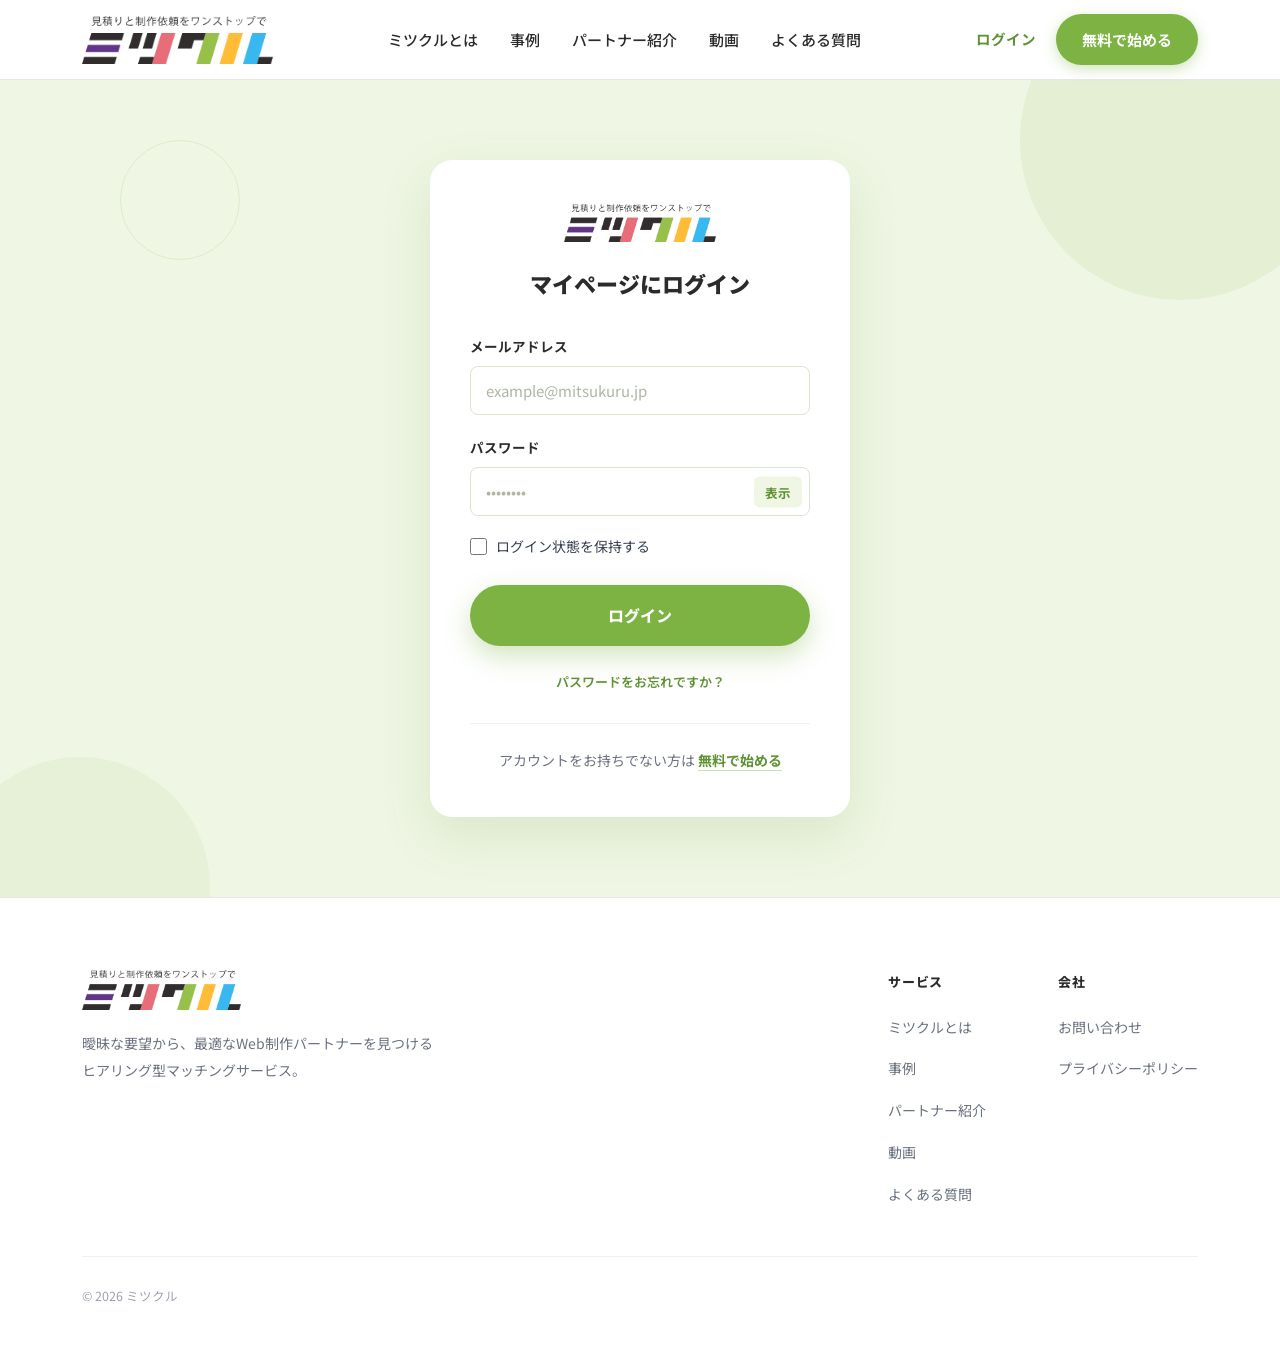
<file: login.html>
<!DOCTYPE html>
<html lang="ja">
<head>
<meta charset="UTF-8">
<meta name="viewport" content="width=device-width, initial-scale=1.0">
<title>ログイン｜ミツクル</title>
<link rel="preconnect" href="https://fonts.googleapis.com">
<link rel="preconnect" href="https://fonts.gstatic.com" crossorigin>
<link href="https://fonts.googleapis.com/css2?family=Noto+Sans+JP:wght@400;500;700;900&display=swap" rel="stylesheet">
<link rel="stylesheet" href="new_styles.css">
</head>
<body>
<div style="font-family: 'Noto Sans JP', sans-serif; color: #2B2B2B; background: #ffffff; line-height: 1.8; -webkit-font-smoothing: antialiased; display: flex; flex-direction: column; min-height: 100vh;">

  <!-- ============ HEADER（グローバルナビ・継承）============ -->
  <header style="position: sticky; top: 0; z-index: 50; background: rgba(255,255,255,0.88); backdrop-filter: blur(10px); border-bottom: 1px solid #E5E7EB;">
    <div style="max-width: 1180px; margin: 0 auto; padding: 14px 32px; display: flex; align-items: center; justify-content: space-between; gap: 28px;">
      <a href="index.html" style="display: flex; align-items: center; text-decoration: none; flex: none;">
        <img src="assets/logo.png" alt="ミツクル — 見積りと制作依頼をワンストップで" style="height: 48px; width: auto; display: block;">
      </a>
      <nav class="gnav-desktop" style="display: flex; align-items: center; gap: 32px; font-size: 15px; font-weight: 500;">
        <a href="about.html" style="color: #2B2B2B; text-decoration: none; transition: color .18s ease;" style-hover="color: #7CB342;">ミツクルとは</a>
        <a href="cases.html" style="color: #2B2B2B; text-decoration: none; transition: color .18s ease;" style-hover="color: #7CB342;">事例</a>
        <a href="partners.html" style="color: #2B2B2B; text-decoration: none; transition: color .18s ease;" style-hover="color: #7CB342;">パートナー紹介</a>
        <a href="videos.html" style="color: #2B2B2B; text-decoration: none; transition: color .18s ease;" style-hover="color: #7CB342;">動画</a>
        <a href="index.html#faq" style="color: #2B2B2B; text-decoration: none; transition: color .18s ease;" style-hover="color: #7CB342;">よくある質問</a>
      </nav>
      <div class="gnav-actions" style="display: flex; align-items: center; gap: 20px; flex: none;">
        <a href="login.html" style="font-size: 14.5px; font-weight: 700; color: #5F9233; text-decoration: none;">ログイン</a>
        <a href="hearing.html" style="font-size: 15px; font-weight: 700; color: #ffffff; background: #7CB342; padding: 12px 26px; border-radius: 9999px; text-decoration: none; box-shadow: 0 4px 14px rgba(124,179,66,0.35); transition: background .18s ease;" style-hover="background: #689A38;">無料で始める</a>
      </div>
      <button type="button" aria-label="メニューを開く" aria-expanded="false" class="gnav-burger" style="display: none; flex: none; width: 44px; height: 44px; align-items: center; justify-content: center; background: transparent; border: none; cursor: pointer; padding: 0;">
        <span style="position: relative; display: block; width: 24px; height: 18px;">
          <span style="position: absolute; left: 0; top: 0px; width: 24px; height: 2.5px; border-radius: 2px; background: #2B2B2B; transition: transform .25s ease, top .25s ease, opacity .2s ease; transform: rotate(0deg);"></span>
          <span style="position: absolute; left: 0; top: 8px; width: 24px; height: 2.5px; border-radius: 2px; background: #2B2B2B; transition: opacity .2s ease; opacity: 1;"></span>
          <span style="position: absolute; left: 0; top: 16px; width: 24px; height: 2.5px; border-radius: 2px; background: #2B2B2B; transition: transform .25s ease, top .25s ease; transform: rotate(0deg);"></span>
        </span>
      </button>
    </div>
    <div class="gnav-mobile" style="display: none; border-top: 1px solid #E5E7EB; background: #ffffff;">
      <nav style="max-width: 1180px; margin: 0 auto; padding: 12px 24px 24px; display: flex; flex-direction: column;">
        <a href="about.html" style="font-size: 16px; font-weight: 600; color: #2B2B2B; text-decoration: none; padding: 15px 6px; border-bottom: 1px solid #F0F2EC; transition: color .18s ease;" style-hover="color: #7CB342;">ミツクルとは</a>
        <a href="cases.html" style="font-size: 16px; font-weight: 600; color: #2B2B2B; text-decoration: none; padding: 15px 6px; border-bottom: 1px solid #F0F2EC; transition: color .18s ease;" style-hover="color: #7CB342;">事例</a>
        <a href="partners.html" style="font-size: 16px; font-weight: 600; color: #2B2B2B; text-decoration: none; padding: 15px 6px; border-bottom: 1px solid #F0F2EC; transition: color .18s ease;" style-hover="color: #7CB342;">パートナー紹介</a>
        <a href="videos.html" style="font-size: 16px; font-weight: 600; color: #2B2B2B; text-decoration: none; padding: 15px 6px; border-bottom: 1px solid #F0F2EC; transition: color .18s ease;" style-hover="color: #7CB342;">動画</a>
        <a href="index.html#faq" style="font-size: 16px; font-weight: 600; color: #2B2B2B; text-decoration: none; padding: 15px 6px; border-bottom: 1px solid #F0F2EC; transition: color .18s ease;" style-hover="color: #7CB342;">よくある質問</a>
        <a href="login.html" style="font-size: 16px; font-weight: 700; color: #5F9233; text-decoration: none; padding: 15px 6px; transition: color .18s ease;">ログイン</a>
        <a href="hearing.html" style="margin-top: 14px; text-align: center; font-size: 16px; font-weight: 700; color: #ffffff; background: #7CB342; padding: 15px 26px; border-radius: 9999px; text-decoration: none; box-shadow: 0 4px 14px rgba(124,179,66,0.35);" style-hover="background: #689A38;">無料で始める</a>
      </nav>
    </div>
  </header>

  <!-- ============ ログイン本体 ============ -->
  <main style="flex: 1; position: relative; overflow: hidden; background: #EFF6E4; display: flex; align-items: center; justify-content: center; padding: 80px 24px;">
    <div style="position: absolute; top: -100px; right: -60px; width: 320px; height: 320px; border-radius: 50%; background: rgba(124,179,66,0.10); pointer-events: none;"></div>
    <div style="position: absolute; bottom: -120px; left: -50px; width: 260px; height: 260px; border-radius: 50%; background: rgba(124,179,66,0.08); pointer-events: none;"></div>
    <div style="position: absolute; top: 60px; left: 120px; width: 120px; height: 120px; border-radius: 50%; border: 1.5px solid rgba(124,179,66,0.16); pointer-events: none;"></div>

    <div style="position: relative; z-index: 1; width: 100%; max-width: 420px;">
      <form action="mypage.html" method="get" style="background: #ffffff; border-radius: 22px; padding: 44px 40px; box-shadow: 0 18px 50px rgba(104,154,56,0.16);">

        <div style="display: flex; flex-direction: column; align-items: center; text-align: center; margin-bottom: 30px;">
          <img src="assets/logo.png" alt="ミツクル" style="height: 38px; width: auto; display: block; margin-bottom: 22px;">
          <h1 style="font-size: 22px; font-weight: 900; margin: 0;">マイページにログイン</h1>
        </div>

        <!-- メール -->
        <div style="margin-bottom: 20px;">
          <label style="display: block; font-size: 13.5px; font-weight: 700; color: #2B2B2B; margin-bottom: 8px;">メールアドレス</label>
          <input class="ff-input" type="email" placeholder="example@mitsukuru.jp" autocomplete="username">
        </div>

        <!-- パスワード -->
        <div style="margin-bottom: 18px;">
          <label style="display: block; font-size: 13.5px; font-weight: 700; color: #2B2B2B; margin-bottom: 8px;">パスワード</label>
          <div style="position: relative;">
            <input class="ff-input" type="password" placeholder="••••••••" autocomplete="current-password" style="padding-right: 64px;">
            <button type="button" style="position: absolute; right: 8px; top: 50%; transform: translateY(-50%); font-family: inherit; font-size: 12.5px; font-weight: 700; color: #5F9233; background: #EFF6E4; border: none; border-radius: 6px; padding: 6px 11px; cursor: pointer; transition: background .15s ease;" style-hover="background: #E2EFCD;">表示</button>
          </div>
        </div>

        <!-- 保持 -->
        <label style="display: flex; align-items: center; gap: 9px; font-size: 14px; color: #374151; cursor: pointer; margin-bottom: 26px;">
          <input type="checkbox" style="accent-color: #7CB342; width: 17px; height: 17px;">
          ログイン状態を保持する
        </label>

        <!-- ログインボタン -->
        <a href="mypage.html" style="width: 100%; display: inline-flex; align-items: center; justify-content: center; gap: 10px; background: #7CB342; color: #ffffff; font-family: inherit; font-size: 16px; font-weight: 800; border: none; cursor: pointer; padding: 16px 32px; border-radius: 9999px; box-shadow: 0 10px 26px rgba(124,179,66,0.34); text-decoration: none; transition: background .2s ease, transform .2s ease, box-shadow .2s ease;" style-hover="background: #689A38; transform: translateY(-2px); box-shadow: 0 16px 36px rgba(124,179,66,0.40);">
          ログイン
        </a>

        <!-- パスワード再発行 -->
        <div style="text-align: center; margin-top: 20px;">
          <a href="#" style="font-size: 13px; font-weight: 600; color: #5F9233; text-decoration: none;" style-hover="text-decoration: underline;">パスワードをお忘れですか？</a>
        </div>

        <!-- 区切り + 新規 -->
        <div style="border-top: 1px solid #F0F2EC; margin-top: 28px; padding-top: 24px; text-align: center; font-size: 14px; color: #6B7280;">
          アカウントをお持ちでない方は <a href="hearing.html" style="font-weight: 700; color: #5F9233; text-decoration: none; border-bottom: 1.5px solid #C9E3A6;" style-hover="border-color: #7CB342;">無料で始める</a>
        </div>

      </form>
    </div>
  </main>

  <!-- ============ FOOTER（継承）============ -->
  <footer style="background: #ffffff; border-top: 1px solid #E5E7EB;">
    <div style="max-width: 1180px; margin: 0 auto; padding: 72px 32px 40px;">
      <div class="footer-grid">
        <div style="max-width: 360px;">
          <img src="assets/logo.png" alt="ミツクル" style="height: 40px; width: auto; display: block; margin-bottom: 20px;">
          <p style="font-size: 14px; color: #6B7280; line-height: 1.9; margin: 0;">曖昧な要望から、最適なWeb制作パートナーを見つけるヒアリング型マッチングサービス。</p>
        </div>
        <div class="footer-links">
          <div>
            <div style="font-size: 13px; font-weight: 800; letter-spacing: 0.06em; color: #2B2B2B; margin-bottom: 18px;">サービス</div>
            <ul style="list-style: none; margin: 0; padding: 0; display: flex; flex-direction: column; gap: 13px;">
              <li><a href="about.html" style="font-size: 14px; color: #6B7280; text-decoration: none; transition: color .18s ease;" style-hover="color: #7CB342;">ミツクルとは</a></li>
              <li><a href="cases.html" style="font-size: 14px; color: #6B7280; text-decoration: none; transition: color .18s ease;" style-hover="color: #7CB342;">事例</a></li>
              <li><a href="partners.html" style="font-size: 14px; color: #6B7280; text-decoration: none; transition: color .18s ease;" style-hover="color: #7CB342;">パートナー紹介</a></li>
              <li><a href="videos.html" style="font-size: 14px; color: #6B7280; text-decoration: none; transition: color .18s ease;" style-hover="color: #7CB342;">動画</a></li>
              <li><a href="index.html#faq" style="font-size: 14px; color: #6B7280; text-decoration: none; transition: color .18s ease;" style-hover="color: #7CB342;">よくある質問</a></li>
            </ul>
          </div>
          <div>
            <div style="font-size: 13px; font-weight: 800; letter-spacing: 0.06em; color: #2B2B2B; margin-bottom: 18px;">会社</div>
            <ul style="list-style: none; margin: 0; padding: 0; display: flex; flex-direction: column; gap: 13px;">
              <li><a href="#" style="font-size: 14px; color: #6B7280; text-decoration: none; transition: color .18s ease;" style-hover="color: #7CB342;">お問い合わせ</a></li>
              <li><a href="#" style="font-size: 14px; color: #6B7280; text-decoration: none; transition: color .18s ease;" style-hover="color: #7CB342;">プライバシーポリシー</a></li>
            </ul>
          </div>
        </div>
      </div>
      <div style="border-top: 1px solid #F0F2EC; margin-top: 48px; padding-top: 28px; font-size: 12.5px; color: #9CA3AF;">© 2026 ミツクル</div>
    </div>
  </footer>

</div>
<script src="script.js"></script>
</body>
</html>
</file>
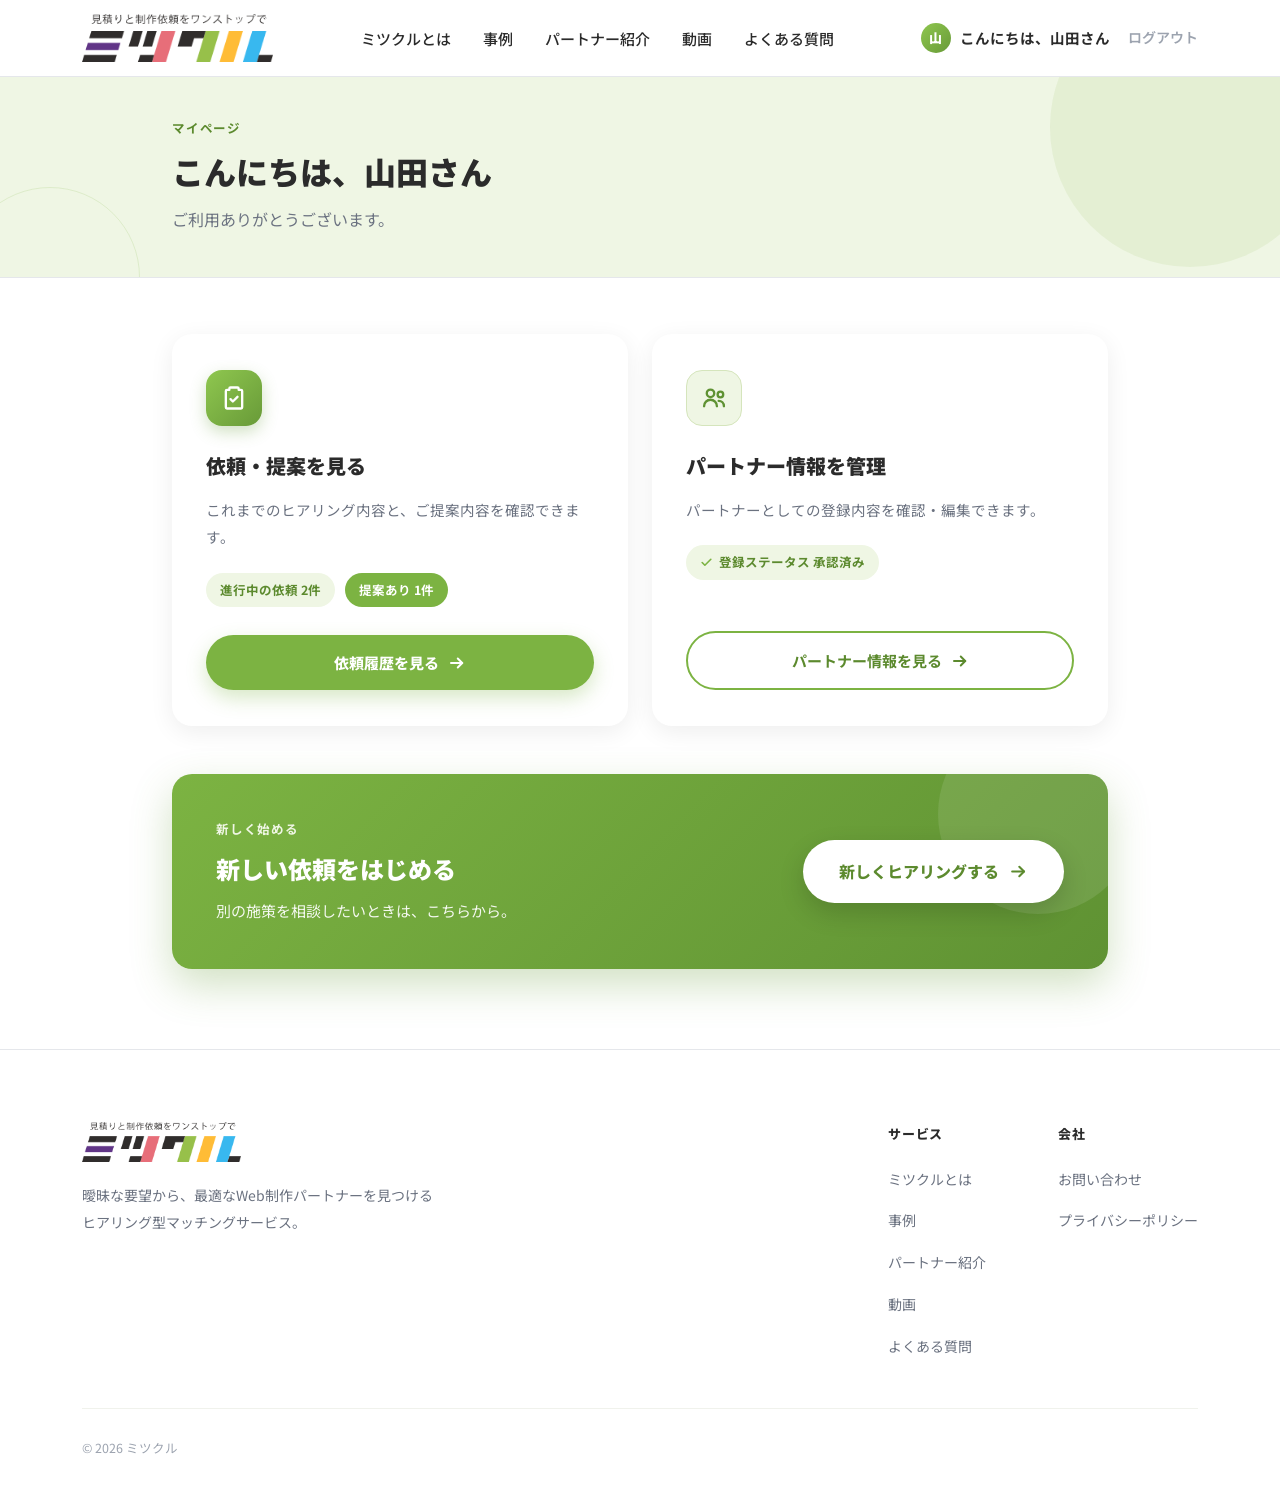
<file: mypage.html>
<!DOCTYPE html>
<html lang="ja">
<head>
<meta charset="UTF-8">
<meta name="viewport" content="width=device-width, initial-scale=1.0">
<title>マイページ｜ミツクル</title>
<link rel="preconnect" href="https://fonts.googleapis.com">
<link rel="preconnect" href="https://fonts.gstatic.com" crossorigin>
<link href="https://fonts.googleapis.com/css2?family=Noto+Sans+JP:wght@400;500;700;900&display=swap" rel="stylesheet">
<link rel="stylesheet" href="new_styles.css">
<style>
.entry-grid { display: grid; grid-template-columns: repeat(2, 1fr); gap: 24px; }
@media (max-width: 760px) {
    .entry-grid { grid-template-columns: 1fr; }
    .footer-grid { flex-direction: column; gap: 40px; }
    .footer-links { gap: 48px; }
  }
</style>
</head>
<body>
<div style="font-family: 'Noto Sans JP', sans-serif; color: #2B2B2B; background: #ffffff; line-height: 1.8; -webkit-font-smoothing: antialiased;">

  <!-- ============ HEADER（ログイン後）============ -->
  <header style="position: sticky; top: 0; z-index: 50; background: rgba(255,255,255,0.88); backdrop-filter: blur(10px); border-bottom: 1px solid #E5E7EB;">
    <div style="max-width: 1180px; margin: 0 auto; padding: 14px 32px; display: flex; align-items: center; justify-content: space-between; gap: 28px;">
      <a href="index.html" style="display: flex; align-items: center; text-decoration: none; flex: none;">
        <img src="assets/logo.png" alt="ミツクル — 見積りと制作依頼をワンストップで" style="height: 48px; width: auto; display: block;">
      </a>
      <nav class="gnav-desktop" style="display: flex; align-items: center; gap: 32px; font-size: 15px; font-weight: 500;">
        <a href="about.html" style="color: #2B2B2B; text-decoration: none; transition: color .18s ease;" style-hover="color: #7CB342;">ミツクルとは</a>
        <a href="cases.html" style="color: #2B2B2B; text-decoration: none; transition: color .18s ease;" style-hover="color: #7CB342;">事例</a>
        <a href="partners.html" style="color: #2B2B2B; text-decoration: none; transition: color .18s ease;" style-hover="color: #7CB342;">パートナー紹介</a>
        <a href="videos.html" style="color: #2B2B2B; text-decoration: none; transition: color .18s ease;" style-hover="color: #7CB342;">動画</a>
        <a href="index.html#faq" style="color: #2B2B2B; text-decoration: none; transition: color .18s ease;" style-hover="color: #7CB342;">よくある質問</a>
      </nav>
      <div class="gnav-actions" style="display: flex; align-items: center; gap: 18px; flex: none;">
        <span style="display: inline-flex; align-items: center; gap: 9px; font-size: 14.5px; font-weight: 700; color: #2B2B2B;">
          <span style="width: 30px; height: 30px; border-radius: 50%; background: linear-gradient(135deg, #8FC74F 0%, #689A38 100%); color: #ffffff; font-size: 13px; font-weight: 900; display: flex; align-items: center; justify-content: center;">山</span>
          こんにちは、山田さん
        </span>
        <a href="login.html" style="font-size: 14px; font-weight: 600; color: #9CA3AF; text-decoration: none; transition: color .18s ease;" style-hover="color: #7CB342;">ログアウト</a>
      </div>
      <button type="button" aria-label="メニューを開く" aria-expanded="false" class="gnav-burger" style="display: none; flex: none; width: 44px; height: 44px; align-items: center; justify-content: center; background: transparent; border: none; cursor: pointer; padding: 0;">
        <span style="position: relative; display: block; width: 24px; height: 18px;">
          <span style="position: absolute; left: 0; top: 0px; width: 24px; height: 2.5px; border-radius: 2px; background: #2B2B2B; transition: transform .25s ease, top .25s ease, opacity .2s ease; transform: rotate(0deg);"></span>
          <span style="position: absolute; left: 0; top: 8px; width: 24px; height: 2.5px; border-radius: 2px; background: #2B2B2B; transition: opacity .2s ease; opacity: 1;"></span>
          <span style="position: absolute; left: 0; top: 16px; width: 24px; height: 2.5px; border-radius: 2px; background: #2B2B2B; transition: transform .25s ease, top .25s ease; transform: rotate(0deg);"></span>
        </span>
      </button>
    </div>
    <div class="gnav-mobile" style="display: none; border-top: 1px solid #E5E7EB; background: #ffffff;">
      <nav style="max-width: 1180px; margin: 0 auto; padding: 12px 24px 24px; display: flex; flex-direction: column;">
        <div style="display: flex; align-items: center; gap: 10px; padding: 12px 6px 16px; font-size: 15px; font-weight: 700; color: #2B2B2B;">
          <span style="width: 30px; height: 30px; border-radius: 50%; background: linear-gradient(135deg, #8FC74F 0%, #689A38 100%); color: #ffffff; font-size: 13px; font-weight: 900; display: flex; align-items: center; justify-content: center;">山</span>
          こんにちは、山田さん
        </div>
        <a href="about.html" style="font-size: 16px; font-weight: 600; color: #2B2B2B; text-decoration: none; padding: 15px 6px; border-top: 1px solid #F0F2EC; transition: color .18s ease;" style-hover="color: #7CB342;">ミツクルとは</a>
        <a href="cases.html" style="font-size: 16px; font-weight: 600; color: #2B2B2B; text-decoration: none; padding: 15px 6px; border-bottom: 1px solid #F0F2EC; transition: color .18s ease;" style-hover="color: #7CB342;">事例</a>
        <a href="partners.html" style="font-size: 16px; font-weight: 600; color: #2B2B2B; text-decoration: none; padding: 15px 6px; border-bottom: 1px solid #F0F2EC; transition: color .18s ease;" style-hover="color: #7CB342;">パートナー紹介</a>
        <a href="videos.html" style="font-size: 16px; font-weight: 600; color: #2B2B2B; text-decoration: none; padding: 15px 6px; border-bottom: 1px solid #F0F2EC; transition: color .18s ease;" style-hover="color: #7CB342;">動画</a>
        <a href="index.html#faq" style="font-size: 16px; font-weight: 600; color: #2B2B2B; text-decoration: none; padding: 15px 6px; border-bottom: 1px solid #F0F2EC; transition: color .18s ease;" style-hover="color: #7CB342;">よくある質問</a>
        <a href="login.html" style="font-size: 16px; font-weight: 600; color: #9CA3AF; text-decoration: none; padding: 15px 6px; transition: color .18s ease;" style-hover="color: #7CB342;">ログアウト</a>
      </nav>
    </div>
  </header>

  <!-- ============ ウェルカム ============ -->
  <section style="position: relative; overflow: hidden; background: #EFF6E4; border-bottom: 1px solid #E5E7EB;">
    <div style="position: absolute; top: -90px; right: -50px; width: 280px; height: 280px; border-radius: 50%; background: rgba(124,179,66,0.10); pointer-events: none;"></div>
    <div style="position: absolute; bottom: -90px; left: -40px; width: 180px; height: 180px; border-radius: 50%; border: 1.5px solid rgba(124,179,66,0.16); pointer-events: none;"></div>
    <div class="page-head" style="position: relative; z-index: 1; max-width: 1000px; margin: 0 auto; padding: 52px 32px 56px;">
      <div style="font-size: 12.5px; font-weight: 700; letter-spacing: 0.06em; color: #5C8A2E; margin-bottom: 12px;">マイページ</div>
      <h1 style="font-size: 32px; font-weight: 900; line-height: 1.4; margin: 0 0 10px;">こんにちは、山田さん</h1>
      <p style="font-size: 16px; color: #6B7280; line-height: 1.9; margin: 0;">ご利用ありがとうございます。</p>
    </div>
  </section>

  <!-- ============ 入口カード ============ -->
  <section style="background: #ffffff;">
    <div style="max-width: 1000px; margin: 0 auto; padding: 56px 32px 24px;">
      <div class="entry-grid">

        <!-- カード1：依頼者メニュー -->
        <div style="display: flex; flex-direction: column; background: #ffffff; border-radius: 20px; padding: 36px 34px; box-shadow: 0 6px 24px rgba(0,0,0,0.07); transition: box-shadow .28s ease, transform .28s ease;" style-hover="box-shadow: 0 18px 40px rgba(124,179,66,0.20); transform: translateY(-5px);">
          <div style="width: 56px; height: 56px; border-radius: 16px; background: linear-gradient(135deg, #8FC74F 0%, #689A38 100%); box-shadow: 0 6px 16px rgba(104,154,56,0.30); display: flex; align-items: center; justify-content: center; margin-bottom: 22px;">
            <svg width="28" height="28" viewBox="0 0 24 24" fill="none" stroke="#ffffff" stroke-width="2" stroke-linecap="round" stroke-linejoin="round"><path d="M9 3 H15 a1 1 0 0 1 1 1 v1 h2 a1 1 0 0 1 1 1 v14 a1 1 0 0 1 -1 1 H6 a1 1 0 0 1 -1 -1 V6 a1 1 0 0 1 1 -1 h2 V4 a1 1 0 0 1 1 -1 z"></path><path d="M9 13 l2 2 l4 -4"></path></svg>
          </div>
          <h2 style="font-size: 20px; font-weight: 900; margin: 0 0 12px;">依頼・提案を見る</h2>
          <p style="font-size: 14.5px; color: #6B7280; line-height: 1.9; margin: 0 0 22px;">これまでのヒアリング内容と、ご提案内容を確認できます。</p>
          <div style="display: flex; flex-wrap: wrap; gap: 10px; margin-bottom: 28px;">
            <span style="font-size: 12.5px; font-weight: 700; color: #5C8A2E; background: #EFF6E4; border-radius: 9999px; padding: 6px 14px;">進行中の依頼 2件</span>
            <a href="request-detail.html" style="font-size: 12.5px; font-weight: 700; color: #ffffff; background: #7CB342; border-radius: 9999px; padding: 6px 14px; text-decoration: none;">提案あり 1件</a>
          </div>
          <a href="request-history.html" style="margin-top: auto; display: inline-flex; align-items: center; justify-content: center; gap: 9px; background: #7CB342; color: #ffffff; font-size: 15px; font-weight: 800; text-decoration: none; padding: 14px 28px; border-radius: 9999px; box-shadow: 0 8px 20px rgba(124,179,66,0.30); transition: background .2s ease, transform .2s ease;" style-hover="background: #689A38; transform: translateY(-2px);">
            依頼履歴を見る
            <svg width="18" height="18" viewBox="0 0 24 24" fill="none" stroke="currentColor" stroke-width="2.6" stroke-linecap="round" stroke-linejoin="round"><line x1="4" y1="12" x2="19" y2="12"></line><polyline points="13 6 19 12 13 18"></polyline></svg>
          </a>
        </div>

        <!-- カード2：パートナーメニュー -->
        <div style="display: flex; flex-direction: column; background: #ffffff; border-radius: 20px; padding: 36px 34px; box-shadow: 0 6px 24px rgba(0,0,0,0.07); transition: box-shadow .28s ease, transform .28s ease;" style-hover="box-shadow: 0 18px 40px rgba(124,179,66,0.20); transform: translateY(-5px);">
          <div style="width: 56px; height: 56px; border-radius: 16px; background: #EFF6E4; border: 1.5px solid #D5E5BC; display: flex; align-items: center; justify-content: center; margin-bottom: 22px;">
            <svg width="28" height="28" viewBox="0 0 24 24" fill="none" stroke="#5F9233" stroke-width="2" stroke-linecap="round" stroke-linejoin="round"><circle cx="9" cy="8" r="3.2"></circle><path d="M3.5 19 a5.5 5.5 0 0 1 11 0"></path><circle cx="17.5" cy="9" r="2.4"></circle><path d="M16 14.4 a4.6 4.6 0 0 1 4.5 4.6"></path></svg>
          </div>
          <h2 style="font-size: 20px; font-weight: 900; margin: 0 0 12px;">パートナー情報を管理</h2>
          <p style="font-size: 14.5px; color: #6B7280; line-height: 1.9; margin: 0 0 22px;">パートナーとしての登録内容を確認・編集できます。</p>
          <div style="display: flex; flex-wrap: wrap; gap: 10px; margin-bottom: 28px;">
            <span style="display: inline-flex; align-items: center; gap: 6px; font-size: 12.5px; font-weight: 700; color: #5C8A2E; background: #EFF6E4; border-radius: 9999px; padding: 6px 14px;">
              <svg width="13" height="13" viewBox="0 0 24 24" fill="none" stroke="#7CB342" stroke-width="3" stroke-linecap="round" stroke-linejoin="round"><polyline points="20 6 9 17 4 12"></polyline></svg>
              登録ステータス 承認済み
            </span>
          </div>
          <a href="partner-detail.html" style="margin-top: auto; display: inline-flex; align-items: center; justify-content: center; gap: 9px; background: #ffffff; color: #5C8A2E; font-size: 15px; font-weight: 700; text-decoration: none; padding: 14px 28px; border-radius: 9999px; border: 2px solid #7CB342; transition: background .2s ease, transform .2s ease;" style-hover="background: #F4F8EC; transform: translateY(-2px);">
            パートナー情報を見る
            <svg width="18" height="18" viewBox="0 0 24 24" fill="none" stroke="currentColor" stroke-width="2.6" stroke-linecap="round" stroke-linejoin="round"><line x1="4" y1="12" x2="19" y2="12"></line><polyline points="13 6 19 12 13 18"></polyline></svg>
          </a>
        </div>

      </div>
    </div>
  </section>

  <!-- ============ 新しく始める ============ -->
  <section style="background: #ffffff;">
    <div style="max-width: 1000px; margin: 0 auto; padding: 24px 32px 80px;">
      <div style="position: relative; overflow: hidden; background: linear-gradient(135deg, #7CB342 0%, #5F9233 100%); border-radius: 20px; padding: 44px 44px; box-shadow: 0 16px 40px rgba(104,154,56,0.30); display: flex; align-items: center; justify-content: space-between; flex-wrap: wrap; gap: 28px;">
        <div style="position: absolute; top: -60px; right: -30px; width: 200px; height: 200px; border-radius: 50%; background: rgba(255,255,255,0.10); pointer-events: none;"></div>
        <div style="position: relative; z-index: 1; max-width: 560px;">
          <div style="font-size: 12.5px; font-weight: 700; letter-spacing: 0.06em; color: #EFF6E4; margin-bottom: 10px;">新しく始める</div>
          <h2 style="font-size: 24px; font-weight: 900; color: #ffffff; line-height: 1.5; margin: 0 0 10px;">新しい依頼をはじめる</h2>
          <p style="font-size: 15px; color: rgba(255,255,255,0.92); line-height: 1.9; margin: 0;">別の施策を相談したいときは、こちらから。</p>
        </div>
        <a href="hearing.html" style="position: relative; z-index: 1; flex: none; display: inline-flex; align-items: center; gap: 10px; background: #ffffff; color: #5C8A2E; font-size: 16px; font-weight: 800; text-decoration: none; padding: 17px 36px; border-radius: 9999px; box-shadow: 0 10px 26px rgba(0,0,0,0.16); transition: transform .2s ease, box-shadow .2s ease;" style-hover="transform: translateY(-3px); box-shadow: 0 16px 36px rgba(0,0,0,0.22);">
          新しくヒアリングする
          <svg width="19" height="19" viewBox="0 0 24 24" fill="none" stroke="currentColor" stroke-width="2.6" stroke-linecap="round" stroke-linejoin="round"><line x1="4" y1="12" x2="19" y2="12"></line><polyline points="13 6 19 12 13 18"></polyline></svg>
        </a>
      </div>
    </div>
  </section>

  <!-- ============ FOOTER（継承）============ -->
  <footer style="background: #ffffff; border-top: 1px solid #E5E7EB;">
    <div style="max-width: 1180px; margin: 0 auto; padding: 72px 32px 40px;">
      <div class="footer-grid">
        <div style="max-width: 360px;">
          <img src="assets/logo.png" alt="ミツクル" style="height: 40px; width: auto; display: block; margin-bottom: 20px;">
          <p style="font-size: 14px; color: #6B7280; line-height: 1.9; margin: 0;">曖昧な要望から、最適なWeb制作パートナーを見つけるヒアリング型マッチングサービス。</p>
        </div>
        <div class="footer-links">
          <div>
            <div style="font-size: 13px; font-weight: 800; letter-spacing: 0.06em; color: #2B2B2B; margin-bottom: 18px;">サービス</div>
            <ul style="list-style: none; margin: 0; padding: 0; display: flex; flex-direction: column; gap: 13px;">
              <li><a href="about.html" style="font-size: 14px; color: #6B7280; text-decoration: none; transition: color .18s ease;" style-hover="color: #7CB342;">ミツクルとは</a></li>
              <li><a href="cases.html" style="font-size: 14px; color: #6B7280; text-decoration: none; transition: color .18s ease;" style-hover="color: #7CB342;">事例</a></li>
              <li><a href="partners.html" style="font-size: 14px; color: #6B7280; text-decoration: none; transition: color .18s ease;" style-hover="color: #7CB342;">パートナー紹介</a></li>
              <li><a href="videos.html" style="font-size: 14px; color: #6B7280; text-decoration: none; transition: color .18s ease;" style-hover="color: #7CB342;">動画</a></li>
              <li><a href="index.html#faq" style="font-size: 14px; color: #6B7280; text-decoration: none; transition: color .18s ease;" style-hover="color: #7CB342;">よくある質問</a></li>
            </ul>
          </div>
          <div>
            <div style="font-size: 13px; font-weight: 800; letter-spacing: 0.06em; color: #2B2B2B; margin-bottom: 18px;">会社</div>
            <ul style="list-style: none; margin: 0; padding: 0; display: flex; flex-direction: column; gap: 13px;">
              <li><a href="#" style="font-size: 14px; color: #6B7280; text-decoration: none; transition: color .18s ease;" style-hover="color: #7CB342;">お問い合わせ</a></li>
              <li><a href="#" style="font-size: 14px; color: #6B7280; text-decoration: none; transition: color .18s ease;" style-hover="color: #7CB342;">プライバシーポリシー</a></li>
            </ul>
          </div>
        </div>
      </div>
      <div style="border-top: 1px solid #F0F2EC; margin-top: 48px; padding-top: 28px; font-size: 12.5px; color: #9CA3AF;">© 2026 ミツクル</div>
    </div>
  </footer>

</div>
<script src="script.js"></script>
</body>
</html>
</file>
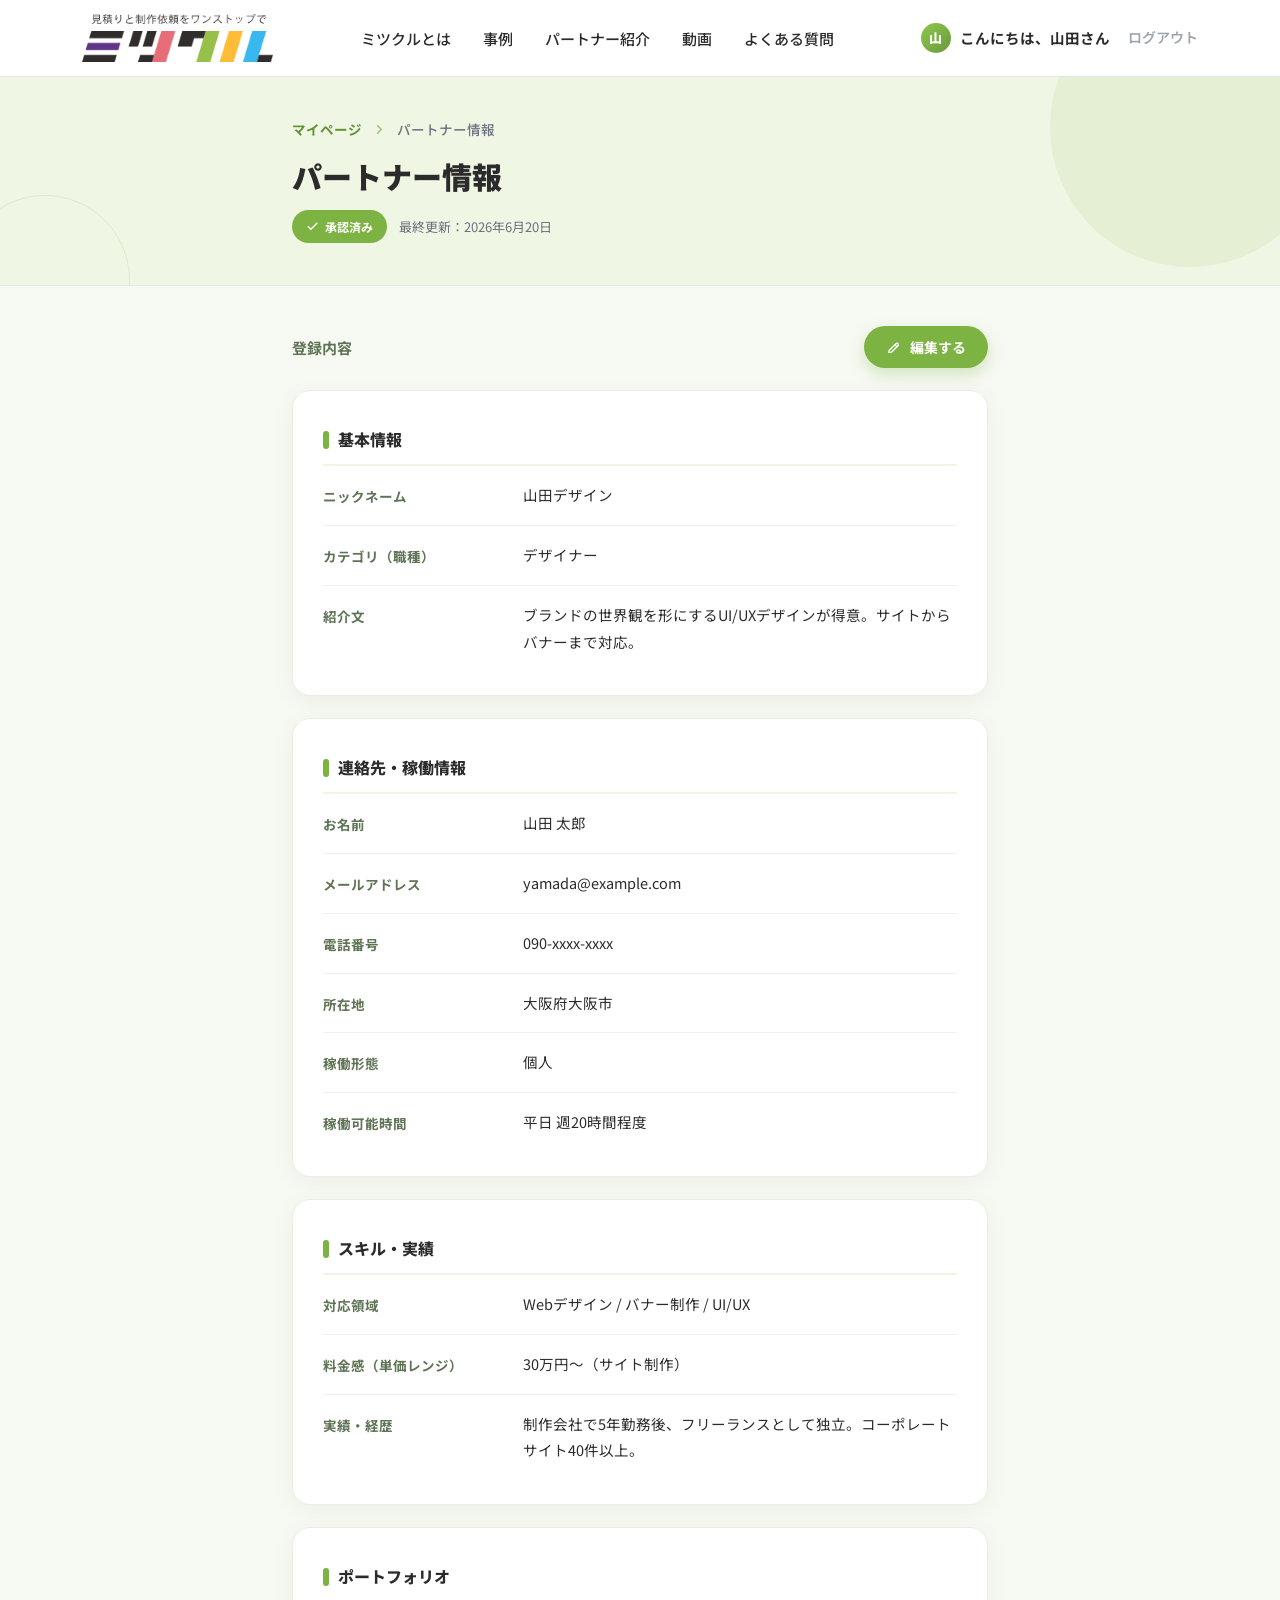
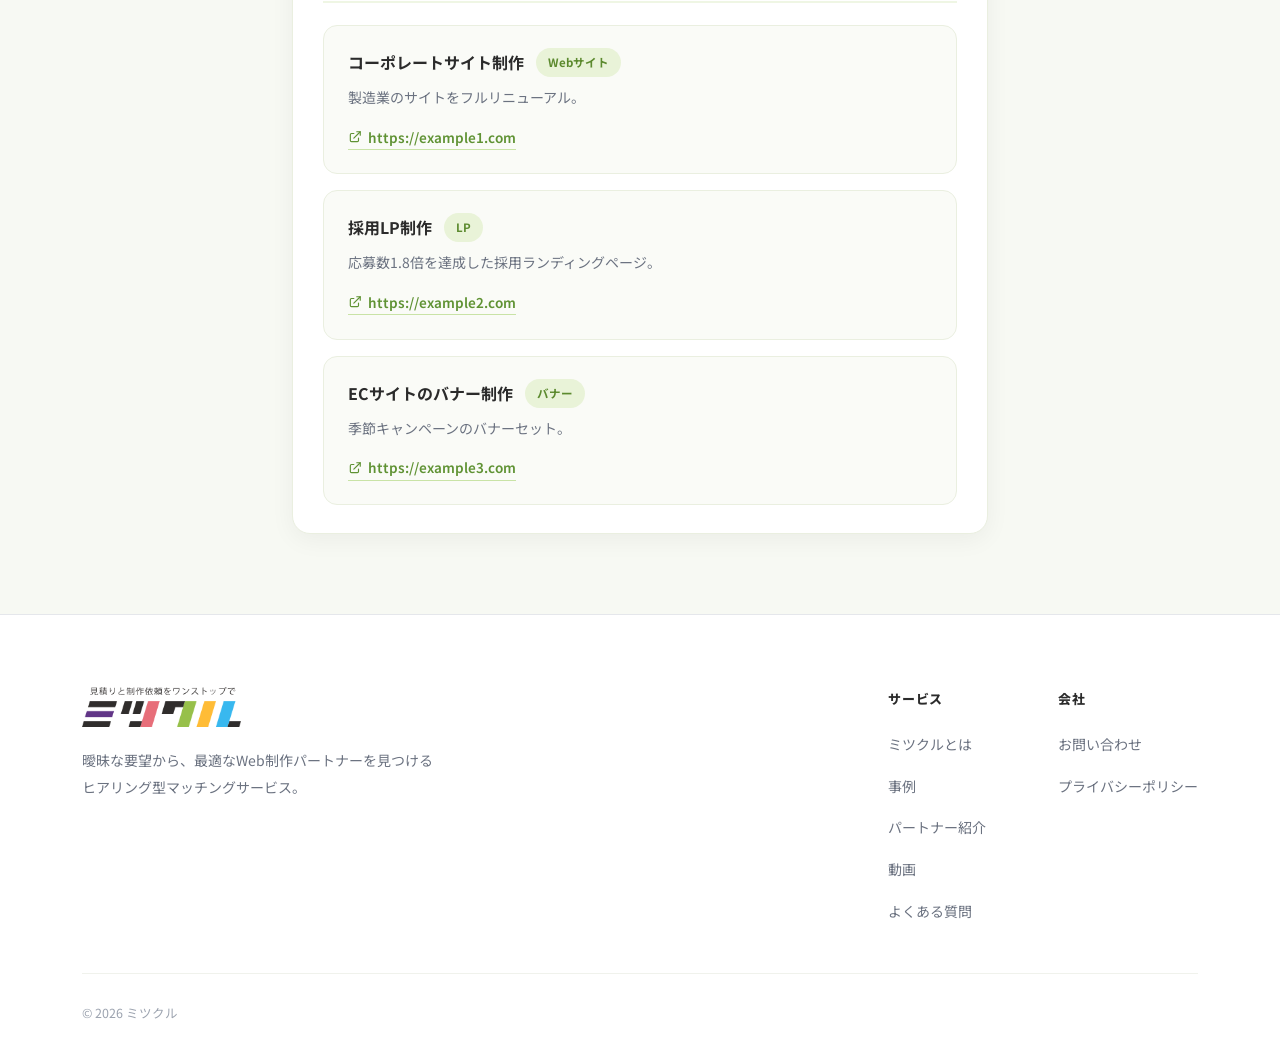
<file: partner-detail.html>
<!DOCTYPE html>
<html lang="ja">
<head>
<meta charset="UTF-8">
<meta name="viewport" content="width=device-width, initial-scale=1.0">
<title>パートナー詳細｜ミツクル</title>
<link rel="preconnect" href="https://fonts.googleapis.com">
<link rel="preconnect" href="https://fonts.gstatic.com" crossorigin>
<link href="https://fonts.googleapis.com/css2?family=Noto+Sans+JP:wght@400;500;700;900&display=swap" rel="stylesheet">
<link rel="stylesheet" href="new_styles.css">
<style>
textarea.ff-input { resize: vertical; min-height: 88px; line-height: 1.7; }
select.ff-input { appearance: none; background-image: url("data:image/svg+xml;utf8,<svg xmlns='http://www.w3.org/2000/svg' width='20' height='20' viewBox='0 0 24 24' fill='none' stroke='%237CB342' stroke-width='2.4' stroke-linecap='round' stroke-linejoin='round'><polyline points='6 9 12 15 18 9'/></svg>"); background-repeat: no-repeat; background-position: right 12px center; padding-right: 40px; cursor: pointer; }
.dl-row { display: grid; grid-template-columns: 180px 1fr; gap: 20px; padding: 16px 0; border-bottom: 1px solid #F0F2EC; align-items: start; }
.dl-row dt { margin: 0; font-size: 13.5px; font-weight: 700; color: #5F7355; padding-top: 2px; }
.dl-row dd { margin: 0; font-size: 14.5px; color: #2B2B2B; line-height: 1.85; }
.ed-row { display: grid; grid-template-columns: 180px 1fr; gap: 20px; padding: 14px 0; border-bottom: 1px solid #F0F2EC; align-items: center; }
.ed-row .ed-label { font-size: 13.5px; font-weight: 700; color: #5F7355; }
@media (max-width: 620px) {
    .dl-row, .ed-row { grid-template-columns: 1fr; gap: 7px; }
    .ed-row { align-items: stretch; }
    .footer-grid { flex-direction: column; gap: 40px; }
    .footer-links { gap: 48px; }
  }
</style>
</head>
<body>
<div style="font-family: 'Noto Sans JP', sans-serif; color: #2B2B2B; background: #ffffff; line-height: 1.8; -webkit-font-smoothing: antialiased;">

  <!-- ============ HEADER（ログイン後）============ -->
  <header style="position: sticky; top: 0; z-index: 50; background: rgba(255,255,255,0.88); backdrop-filter: blur(10px); border-bottom: 1px solid #E5E7EB;">
    <div style="max-width: 1180px; margin: 0 auto; padding: 14px 32px; display: flex; align-items: center; justify-content: space-between; gap: 28px;">
      <a href="index.html" style="display: flex; align-items: center; text-decoration: none; flex: none;">
        <img src="assets/logo.png" alt="ミツクル — 見積りと制作依頼をワンストップで" style="height: 48px; width: auto; display: block;">
      </a>
      <nav class="gnav-desktop" style="display: flex; align-items: center; gap: 32px; font-size: 15px; font-weight: 500;">
        <a href="about.html" style="color: #2B2B2B; text-decoration: none; transition: color .18s ease;" style-hover="color: #7CB342;">ミツクルとは</a>
        <a href="cases.html" style="color: #2B2B2B; text-decoration: none; transition: color .18s ease;" style-hover="color: #7CB342;">事例</a>
        <a href="partners.html" style="color: #2B2B2B; text-decoration: none; transition: color .18s ease;" style-hover="color: #7CB342;">パートナー紹介</a>
        <a href="videos.html" style="color: #2B2B2B; text-decoration: none; transition: color .18s ease;" style-hover="color: #7CB342;">動画</a>
        <a href="index.html#faq" style="color: #2B2B2B; text-decoration: none; transition: color .18s ease;" style-hover="color: #7CB342;">よくある質問</a>
      </nav>
      <div class="gnav-actions" style="display: flex; align-items: center; gap: 18px; flex: none;">
        <a href="mypage.html" style="display: inline-flex; align-items: center; gap: 9px; font-size: 14.5px; font-weight: 700; color: #2B2B2B; text-decoration: none;">
          <span style="width: 30px; height: 30px; border-radius: 50%; background: linear-gradient(135deg, #8FC74F 0%, #689A38 100%); color: #ffffff; font-size: 13px; font-weight: 900; display: flex; align-items: center; justify-content: center;">山</span>
          こんにちは、山田さん
        </a>
        <a href="login.html" style="font-size: 14px; font-weight: 600; color: #9CA3AF; text-decoration: none; transition: color .18s ease;" style-hover="color: #7CB342;">ログアウト</a>
      </div>
      <button type="button" aria-label="メニューを開く" aria-expanded="false" class="gnav-burger" style="display: none; flex: none; width: 44px; height: 44px; align-items: center; justify-content: center; background: transparent; border: none; cursor: pointer; padding: 0;">
        <span style="position: relative; display: block; width: 24px; height: 18px;">
          <span style="position: absolute; left: 0; top: 0px; width: 24px; height: 2.5px; border-radius: 2px; background: #2B2B2B; transition: transform .25s ease, top .25s ease, opacity .2s ease; transform: rotate(0deg);"></span>
          <span style="position: absolute; left: 0; top: 8px; width: 24px; height: 2.5px; border-radius: 2px; background: #2B2B2B; transition: opacity .2s ease; opacity: 1;"></span>
          <span style="position: absolute; left: 0; top: 16px; width: 24px; height: 2.5px; border-radius: 2px; background: #2B2B2B; transition: transform .25s ease, top .25s ease; transform: rotate(0deg);"></span>
        </span>
      </button>
    </div>
    <div class="gnav-mobile" style="display: none; border-top: 1px solid #E5E7EB; background: #ffffff;">
      <nav style="max-width: 1180px; margin: 0 auto; padding: 12px 24px 24px; display: flex; flex-direction: column;">
        <a href="mypage.html" style="display: flex; align-items: center; gap: 10px; padding: 12px 6px 16px; font-size: 15px; font-weight: 700; color: #2B2B2B; text-decoration: none;">
          <span style="width: 30px; height: 30px; border-radius: 50%; background: linear-gradient(135deg, #8FC74F 0%, #689A38 100%); color: #ffffff; font-size: 13px; font-weight: 900; display: flex; align-items: center; justify-content: center;">山</span>
          こんにちは、山田さん
        </a>
        <a href="about.html" style="font-size: 16px; font-weight: 600; color: #2B2B2B; text-decoration: none; padding: 15px 6px; border-top: 1px solid #F0F2EC; transition: color .18s ease;" style-hover="color: #7CB342;">ミツクルとは</a>
        <a href="cases.html" style="font-size: 16px; font-weight: 600; color: #2B2B2B; text-decoration: none; padding: 15px 6px; border-bottom: 1px solid #F0F2EC; transition: color .18s ease;" style-hover="color: #7CB342;">事例</a>
        <a href="partners.html" style="font-size: 16px; font-weight: 600; color: #2B2B2B; text-decoration: none; padding: 15px 6px; border-bottom: 1px solid #F0F2EC; transition: color .18s ease;" style-hover="color: #7CB342;">パートナー紹介</a>
        <a href="videos.html" style="font-size: 16px; font-weight: 600; color: #2B2B2B; text-decoration: none; padding: 15px 6px; border-bottom: 1px solid #F0F2EC; transition: color .18s ease;" style-hover="color: #7CB342;">動画</a>
        <a href="index.html#faq" style="font-size: 16px; font-weight: 600; color: #2B2B2B; text-decoration: none; padding: 15px 6px; border-bottom: 1px solid #F0F2EC; transition: color .18s ease;" style-hover="color: #7CB342;">よくある質問</a>
        <a href="login.html" style="font-size: 16px; font-weight: 600; color: #9CA3AF; text-decoration: none; padding: 15px 6px; transition: color .18s ease;" style-hover="color: #7CB342;">ログアウト</a>
      </nav>
    </div>
  </header>

  <!-- ============ ページヘッダー ============ -->
  <section style="position: relative; overflow: hidden; background: #EFF6E4; border-bottom: 1px solid #E5E7EB;">
    <div style="position: absolute; top: -90px; right: -50px; width: 280px; height: 280px; border-radius: 50%; background: rgba(124,179,66,0.10); pointer-events: none;"></div>
    <div style="position: absolute; bottom: -80px; left: -40px; width: 170px; height: 170px; border-radius: 50%; border: 1.5px solid rgba(124,179,66,0.16); pointer-events: none;"></div>
    <div class="page-head" style="position: relative; z-index: 1; max-width: 760px; margin: 0 auto; padding: 44px 32px 46px;">
      <nav aria-label="パンくずリスト" style="display: flex; align-items: center; gap: 10px; font-size: 13.5px; font-weight: 500; color: #6B7280; margin-bottom: 20px;">
        <a href="mypage.html" style="color: #5F9233; text-decoration: none; font-weight: 700;" style-hover="text-decoration: underline;">マイページ</a>
        <svg width="15" height="15" viewBox="0 0 24 24" fill="none" stroke="#9CC766" stroke-width="2.4" stroke-linecap="round" stroke-linejoin="round" aria-hidden="true"><polyline points="9 6 15 12 9 18"></polyline></svg>
        <span style="color: #6B7280;">パートナー情報</span>
      </nav>
      <h1 style="font-size: 30px; font-weight: 900; line-height: 1.45; margin: 0 0 16px;">パートナー情報</h1>
      <div style="display: flex; flex-wrap: wrap; align-items: center; gap: 12px;">
        <span style="display: inline-flex; align-items: center; gap: 6px; font-size: 12px; font-weight: 700; color: #ffffff; background: #7CB342; border-radius: 9999px; padding: 6px 14px;">
          <svg width="13" height="13" viewBox="0 0 24 24" fill="none" stroke="#ffffff" stroke-width="3" stroke-linecap="round" stroke-linejoin="round"><polyline points="20 6 9 17 4 12"></polyline></svg>
          承認済み
        </span>
        <span style="font-size: 13px; color: #6B7280;">最終更新：2026年6月20日</span>
      </div>
    </div>
  </section>

  <!-- ============ 本文 ============ -->
  <section style="background: #F7F9F3;">
    <div style="max-width: 760px; margin: 0 auto; padding: 40px 32px 80px;">

      <!-- 保存確認メッセージ -->
      <div style="display: none; align-items: center; gap: 12px; background: #E9F3D8; border: 1px solid #C9E0A6; border-radius: 14px; padding: 16px 22px; margin-bottom: 24px;">
        <span style="flex: none; width: 28px; height: 28px; border-radius: 50%; background: #7CB342; display: flex; align-items: center; justify-content: center;">
          <svg width="16" height="16" viewBox="0 0 24 24" fill="none" stroke="#ffffff" stroke-width="3" stroke-linecap="round" stroke-linejoin="round"><polyline points="20 6 9 17 4 12"></polyline></svg>
        </span>
        <span style="font-size: 14.5px; font-weight: 700; color: #4F7E29;">変更を保存しました。</span>
      </div>

      <!-- ツールバー -->
      <div style="display: flex; align-items: center; justify-content: space-between; gap: 16px; margin-bottom: 22px;">
        <div style="font-size: 15px; font-weight: 700; color: #5F7355;">登録内容</div>
        <button type="button" style="display: inline-flex; align-items: center; gap: 8px; background: #7CB342; color: #ffffff; font-family: inherit; font-size: 14px; font-weight: 700; border: none; cursor: pointer; padding: 11px 22px; border-radius: 9999px; box-shadow: 0 6px 16px rgba(124,179,66,0.30); transition: background .2s ease, transform .2s ease;" style-hover="background: #689A38; transform: translateY(-2px);">
          <svg width="16" height="16" viewBox="0 0 24 24" fill="none" stroke="currentColor" stroke-width="2" stroke-linecap="round" stroke-linejoin="round"><path d="M4 20 h4 L18 10 a2 2 0 0 0 -3 -3 L5 17 z"></path><line x1="13.5" y1="8.5" x2="16.5" y2="11.5"></line></svg>
          編集する
        </button>
      </div>

      <!-- ===== 閲覧モード ===== -->
      <div style="display: block;">

        <div style="background: #ffffff; border: 1px solid #EAEFE0; border-radius: 18px; padding: 12px 30px 24px; box-shadow: 0 6px 24px rgba(0,0,0,0.05); margin-bottom: 22px;">
          <div style="display: flex; align-items: center; gap: 9px; padding: 22px 0 10px; border-bottom: 2px solid #EFF6E4;">
            <span style="width: 6px; height: 18px; border-radius: 3px; background: #7CB342;"></span>
            <h2 style="font-size: 16px; font-weight: 800; margin: 0;">基本情報</h2>
          </div>
          <dl style="margin: 0;">
            <div class="dl-row"><dt>ニックネーム</dt><dd>山田デザイン</dd></div>
            <div class="dl-row"><dt>カテゴリ（職種）</dt><dd>デザイナー</dd></div>
            <div class="dl-row" style="border-bottom: none;"><dt>紹介文</dt><dd>ブランドの世界観を形にするUI/UXデザインが得意。サイトからバナーまで対応。</dd></div>
          </dl>
        </div>

        <div style="background: #ffffff; border: 1px solid #EAEFE0; border-radius: 18px; padding: 12px 30px 24px; box-shadow: 0 6px 24px rgba(0,0,0,0.05); margin-bottom: 22px;">
          <div style="display: flex; align-items: center; gap: 9px; padding: 22px 0 10px; border-bottom: 2px solid #EFF6E4;">
            <span style="width: 6px; height: 18px; border-radius: 3px; background: #7CB342;"></span>
            <h2 style="font-size: 16px; font-weight: 800; margin: 0;">連絡先・稼働情報</h2>
          </div>
          <dl style="margin: 0;">
            <div class="dl-row"><dt>お名前</dt><dd>山田 太郎</dd></div>
            <div class="dl-row"><dt>メールアドレス</dt><dd>yamada@example.com</dd></div>
            <div class="dl-row"><dt>電話番号</dt><dd>090-xxxx-xxxx</dd></div>
            <div class="dl-row"><dt>所在地</dt><dd>大阪府大阪市</dd></div>
            <div class="dl-row"><dt>稼働形態</dt><dd>個人</dd></div>
            <div class="dl-row" style="border-bottom: none;"><dt>稼働可能時間</dt><dd>平日 週20時間程度</dd></div>
          </dl>
        </div>

        <div style="background: #ffffff; border: 1px solid #EAEFE0; border-radius: 18px; padding: 12px 30px 24px; box-shadow: 0 6px 24px rgba(0,0,0,0.05);">
          <div style="display: flex; align-items: center; gap: 9px; padding: 22px 0 10px; border-bottom: 2px solid #EFF6E4;">
            <span style="width: 6px; height: 18px; border-radius: 3px; background: #7CB342;"></span>
            <h2 style="font-size: 16px; font-weight: 800; margin: 0;">スキル・実績</h2>
          </div>
          <dl style="margin: 0;">
            <div class="dl-row"><dt>対応領域</dt><dd>Webデザイン / バナー制作 / UI/UX</dd></div>
            <div class="dl-row"><dt>料金感（単価レンジ）</dt><dd>30万円〜（サイト制作）</dd></div>
            <div class="dl-row" style="border-bottom: none;"><dt>実績・経歴</dt><dd>制作会社で5年勤務後、フリーランスとして独立。コーポレートサイト40件以上。</dd></div>
          </dl>
        </div>

        <!-- ポートフォリオ一覧 -->
        <div style="background: #ffffff; border: 1px solid #EAEFE0; border-radius: 18px; padding: 12px 30px 28px; box-shadow: 0 6px 24px rgba(0,0,0,0.05); margin-top: 22px;">
          <div style="display: flex; align-items: center; gap: 9px; padding: 22px 0 10px; border-bottom: 2px solid #EFF6E4; margin-bottom: 22px;">
            <span style="width: 6px; height: 18px; border-radius: 3px; background: #7CB342;"></span>
            <h2 style="font-size: 16px; font-weight: 800; margin: 0;">ポートフォリオ</h2>
          </div>
          <div style="display: flex; flex-direction: column; gap: 16px;">

            <div style="background: #FAFBF7; border: 1px solid #EAEFE0; border-radius: 14px; padding: 22px 24px;">
              <div style="display: flex; flex-wrap: wrap; align-items: center; gap: 12px; margin-bottom: 8px;">
                <h3 style="font-size: 16px; font-weight: 700; margin: 0;">コーポレートサイト制作</h3>
                <span style="font-size: 11.5px; font-weight: 700; color: #5C8A2E; background: #E9F3D8; border-radius: 9999px; padding: 4px 12px;">Webサイト</span>
              </div>
              <p style="font-size: 14px; color: #6B7280; line-height: 1.85; margin: 0 0 12px;">製造業のサイトをフルリニューアル。</p>
              <a href="#" target="_blank" rel="noopener" style="display: inline-flex; align-items: center; gap: 6px; font-size: 13.5px; font-weight: 600; color: #5F9233; text-decoration: none; border-bottom: 1.5px solid #C9E3A6;" style-hover="border-color: #7CB342;">
                <svg width="14" height="14" viewBox="0 0 24 24" fill="none" stroke="currentColor" stroke-width="2" stroke-linecap="round" stroke-linejoin="round"><path d="M10 6 H6 a2 2 0 0 0 -2 2 v10 a2 2 0 0 0 2 2 h10 a2 2 0 0 0 2 -2 v-4"></path><polyline points="15 3 21 3 21 9"></polyline><line x1="10" y1="14" x2="21" y2="3"></line></svg>
                https://example1.com
              </a>
            </div>

            <div style="background: #FAFBF7; border: 1px solid #EAEFE0; border-radius: 14px; padding: 22px 24px;">
              <div style="display: flex; flex-wrap: wrap; align-items: center; gap: 12px; margin-bottom: 8px;">
                <h3 style="font-size: 16px; font-weight: 700; margin: 0;">採用LP制作</h3>
                <span style="font-size: 11.5px; font-weight: 700; color: #5C8A2E; background: #E9F3D8; border-radius: 9999px; padding: 4px 12px;">LP</span>
              </div>
              <p style="font-size: 14px; color: #6B7280; line-height: 1.85; margin: 0 0 12px;">応募数1.8倍を達成した採用ランディングページ。</p>
              <a href="#" target="_blank" rel="noopener" style="display: inline-flex; align-items: center; gap: 6px; font-size: 13.5px; font-weight: 600; color: #5F9233; text-decoration: none; border-bottom: 1.5px solid #C9E3A6;" style-hover="border-color: #7CB342;">
                <svg width="14" height="14" viewBox="0 0 24 24" fill="none" stroke="currentColor" stroke-width="2" stroke-linecap="round" stroke-linejoin="round"><path d="M10 6 H6 a2 2 0 0 0 -2 2 v10 a2 2 0 0 0 2 2 h10 a2 2 0 0 0 2 -2 v-4"></path><polyline points="15 3 21 3 21 9"></polyline><line x1="10" y1="14" x2="21" y2="3"></line></svg>
                https://example2.com
              </a>
            </div>

            <div style="background: #FAFBF7; border: 1px solid #EAEFE0; border-radius: 14px; padding: 22px 24px;">
              <div style="display: flex; flex-wrap: wrap; align-items: center; gap: 12px; margin-bottom: 8px;">
                <h3 style="font-size: 16px; font-weight: 700; margin: 0;">ECサイトのバナー制作</h3>
                <span style="font-size: 11.5px; font-weight: 700; color: #5C8A2E; background: #E9F3D8; border-radius: 9999px; padding: 4px 12px;">バナー</span>
              </div>
              <p style="font-size: 14px; color: #6B7280; line-height: 1.85; margin: 0 0 12px;">季節キャンペーンのバナーセット。</p>
              <a href="#" target="_blank" rel="noopener" style="display: inline-flex; align-items: center; gap: 6px; font-size: 13.5px; font-weight: 600; color: #5F9233; text-decoration: none; border-bottom: 1.5px solid #C9E3A6;" style-hover="border-color: #7CB342;">
                <svg width="14" height="14" viewBox="0 0 24 24" fill="none" stroke="currentColor" stroke-width="2" stroke-linecap="round" stroke-linejoin="round"><path d="M10 6 H6 a2 2 0 0 0 -2 2 v10 a2 2 0 0 0 2 2 h10 a2 2 0 0 0 2 -2 v-4"></path><polyline points="15 3 21 3 21 9"></polyline><line x1="10" y1="14" x2="21" y2="3"></line></svg>
                https://example3.com
              </a>
            </div>

          </div>
        </div>

      </div>

      <!-- ===== 編集モード ===== -->
      <div style="display: none;">
        <form>

          <div style="background: #ffffff; border: 1px solid #EAEFE0; border-radius: 18px; padding: 12px 30px 26px; box-shadow: 0 6px 24px rgba(0,0,0,0.05); margin-bottom: 22px;">
            <div style="display: flex; align-items: center; gap: 9px; padding: 22px 0 18px; border-bottom: 2px solid #EFF6E4; margin-bottom: 8px;">
              <span style="width: 6px; height: 18px; border-radius: 3px; background: #7CB342;"></span>
              <h2 style="font-size: 16px; font-weight: 800; margin: 0;">基本情報</h2>
            </div>
            <div class="ed-row"><span class="ed-label">ニックネーム</span><input class="ff-input" type="text" value="山田デザイン"></div>
            <div class="ed-row"><span class="ed-label">カテゴリ（職種）</span>
              <select class="ff-input">
                <option selected>デザイナー</option>
                <option>ディレクター</option>
                <option>ECモール戦略</option>
                <option>広告運用</option>
                <option>マーケター</option>
                <option>インフルエンサー</option>
                <option>映像制作</option>
                <option>AI</option>
                <option>その他</option>
              </select>
            </div>
            <div class="ed-row" style="border-bottom: none; align-items: start;"><span class="ed-label" style="padding-top: 10px;">紹介文</span><textarea class="ff-input">ブランドの世界観を形にするUI/UXデザインが得意。サイトからバナーまで対応。</textarea></div>
          </div>

          <div style="background: #ffffff; border: 1px solid #EAEFE0; border-radius: 18px; padding: 12px 30px 26px; box-shadow: 0 6px 24px rgba(0,0,0,0.05); margin-bottom: 22px;">
            <div style="display: flex; align-items: center; gap: 9px; padding: 22px 0 18px; border-bottom: 2px solid #EFF6E4; margin-bottom: 8px;">
              <span style="width: 6px; height: 18px; border-radius: 3px; background: #7CB342;"></span>
              <h2 style="font-size: 16px; font-weight: 800; margin: 0;">連絡先・稼働情報</h2>
            </div>
            <div class="ed-row"><span class="ed-label">お名前</span><input class="ff-input" type="text" value="山田 太郎"></div>
            <div class="ed-row"><span class="ed-label">メールアドレス</span><input class="ff-input" type="email" value="yamada@example.com"></div>
            <div class="ed-row"><span class="ed-label">電話番号</span><input class="ff-input" type="tel" value="090-xxxx-xxxx"></div>
            <div class="ed-row"><span class="ed-label">所在地</span><input class="ff-input" type="text" value="大阪府大阪市"></div>
            <div class="ed-row"><span class="ed-label">稼働形態</span>
              <select class="ff-input">
                <option selected>個人</option>
                <option>法人</option>
                <option>チーム</option>
              </select>
            </div>
            <div class="ed-row" style="border-bottom: none;"><span class="ed-label">稼働可能時間</span><input class="ff-input" type="text" value="平日 週20時間程度"></div>
          </div>

          <div style="background: #ffffff; border: 1px solid #EAEFE0; border-radius: 18px; padding: 12px 30px 26px; box-shadow: 0 6px 24px rgba(0,0,0,0.05); margin-bottom: 24px;">
            <div style="display: flex; align-items: center; gap: 9px; padding: 22px 0 18px; border-bottom: 2px solid #EFF6E4; margin-bottom: 8px;">
              <span style="width: 6px; height: 18px; border-radius: 3px; background: #7CB342;"></span>
              <h2 style="font-size: 16px; font-weight: 800; margin: 0;">スキル・実績</h2>
            </div>
            <div class="ed-row"><span class="ed-label">対応領域</span><input class="ff-input" type="text" value="Webデザイン / バナー制作 / UI/UX"></div>
            <div class="ed-row"><span class="ed-label">料金感（単価レンジ）</span><input class="ff-input" type="text" value="30万円〜（サイト制作）"></div>
            <div class="ed-row" style="border-bottom: none; align-items: start;"><span class="ed-label" style="padding-top: 10px;">実績・経歴</span><textarea class="ff-input">制作会社で5年勤務後、フリーランスとして独立。コーポレートサイト40件以上。</textarea></div>
          </div>

          <!-- ポートフォリオ編集 -->
          <div style="background: #ffffff; border: 1px solid #EAEFE0; border-radius: 18px; padding: 12px 30px 26px; box-shadow: 0 6px 24px rgba(0,0,0,0.05); margin-bottom: 24px;">
            <div style="display: flex; align-items: center; gap: 9px; padding: 22px 0 18px; border-bottom: 2px solid #EFF6E4; margin-bottom: 18px;">
              <span style="width: 6px; height: 18px; border-radius: 3px; background: #7CB342;"></span>
              <h2 style="font-size: 16px; font-weight: 800; margin: 0;">ポートフォリオ</h2>
            </div>

            <div style="display: flex; flex-direction: column; gap: 16px;">
              
                <div style="position: relative; background: #FAFBF7; border: 1px solid #EAEFE0; border-radius: 14px; padding: 22px 22px 20px;">
                  <div style="display: flex; align-items: center; justify-content: space-between; gap: 12px; margin-bottom: 14px;">
                    <span style="font-size: 12px; font-weight: 800; color: #7CB342; letter-spacing: 0.04em;">作品 </span>
                    <button type="button" style="display: inline-flex; align-items: center; gap: 5px; font-family: inherit; font-size: 12.5px; font-weight: 600; color: #9CA3AF; background: transparent; border: none; cursor: pointer; padding: 4px 6px; transition: color .15s ease;" style-hover="color: #D9534F;">
                      <svg width="14" height="14" viewBox="0 0 24 24" fill="none" stroke="currentColor" stroke-width="2" stroke-linecap="round" stroke-linejoin="round"><polyline points="3 6 5 6 21 6"></polyline><path d="M8 6 V4 a1 1 0 0 1 1 -1 h6 a1 1 0 0 1 1 1 v2 m2 0 v14 a1 1 0 0 1 -1 1 H7 a1 1 0 0 1 -1 -1 V6"></path></svg>
                      削除
                    </button>
                  </div>
                  <div style="display: flex; flex-direction: column; gap: 12px;">
                    <div>
                      <label style="display: block; font-size: 12.5px; font-weight: 700; color: #5F7355; margin-bottom: 6px;">作品名・案件名</label>
                      <input class="ff-input" type="text" defaultValue="" placeholder="例：コーポレートサイト制作">
                    </div>
                    <div>
                      <label style="display: block; font-size: 12.5px; font-weight: 700; color: #5F7355; margin-bottom: 6px;">カテゴリ</label>
                      <select class="ff-input" defaultValue="">
                        <option>Webサイト</option>
                        <option>EC</option>
                        <option>LP</option>
                        <option>バナー</option>
                        <option>動画</option>
                        <option>その他</option>
                      </select>
                    </div>
                    <div>
                      <label style="display: block; font-size: 12.5px; font-weight: 700; color: #5F7355; margin-bottom: 6px;">ひとこと説明</label>
                      <textarea class="ff-input" defaultValue="" placeholder="制作内容や成果を1〜2行で"></textarea>
                    </div>
                    <div>
                      <label style="display: block; font-size: 12.5px; font-weight: 700; color: #5F7355; margin-bottom: 6px;">URL</label>
                      <input class="ff-input" type="url" defaultValue="" placeholder="https://">
                    </div>
                  </div>
                </div>
              
            </div>

            <button type="button" style="margin-top: 16px; width: 100%; display: inline-flex; align-items: center; justify-content: center; gap: 8px; font-family: inherit; font-size: 14.5px; font-weight: 700; color: #5C8A2E; background: #EFF6E4; border: 1.5px dashed #BFD89B; border-radius: 12px; cursor: pointer; padding: 14px 20px; transition: background .15s ease, border-color .15s ease;" style-hover="background: #E4F0D2; border-color: #9CC766;">
              <svg width="17" height="17" viewBox="0 0 24 24" fill="none" stroke="currentColor" stroke-width="2.4" stroke-linecap="round" stroke-linejoin="round"><line x1="12" y1="5" x2="12" y2="19"></line><line x1="5" y1="12" x2="19" y2="12"></line></svg>
              ポートフォリオを追加
            </button>
          </div>

          <!-- 保存・キャンセル -->
          <div style="display: flex; flex-wrap: wrap; gap: 14px; justify-content: flex-end;">
            <button type="button" style="display: inline-flex; align-items: center; justify-content: center; background: #ffffff; color: #5F7355; font-family: inherit; font-size: 15px; font-weight: 700; border: 1.5px solid #DCE5D0; cursor: pointer; padding: 14px 30px; border-radius: 9999px; transition: border-color .2s ease, background .2s ease;" style-hover="border-color: #BFD89B; background: #FAFBF7;">キャンセル</button>
            <button type="submit" style="display: inline-flex; align-items: center; justify-content: center; gap: 9px; background: #7CB342; color: #ffffff; font-family: inherit; font-size: 15px; font-weight: 800; border: none; cursor: pointer; padding: 14px 34px; border-radius: 9999px; box-shadow: 0 10px 24px rgba(124,179,66,0.32); transition: background .2s ease, transform .2s ease;" style-hover="background: #689A38; transform: translateY(-2px);">
              保存する
            </button>
          </div>

        </form>
      </div>

    </div>
  </section>

  <!-- ============ FOOTER（継承）============ -->
  <footer style="background: #ffffff; border-top: 1px solid #E5E7EB;">
    <div style="max-width: 1180px; margin: 0 auto; padding: 72px 32px 40px;">
      <div class="footer-grid">
        <div style="max-width: 360px;">
          <img src="assets/logo.png" alt="ミツクル" style="height: 40px; width: auto; display: block; margin-bottom: 20px;">
          <p style="font-size: 14px; color: #6B7280; line-height: 1.9; margin: 0;">曖昧な要望から、最適なWeb制作パートナーを見つけるヒアリング型マッチングサービス。</p>
        </div>
        <div class="footer-links">
          <div>
            <div style="font-size: 13px; font-weight: 800; letter-spacing: 0.06em; color: #2B2B2B; margin-bottom: 18px;">サービス</div>
            <ul style="list-style: none; margin: 0; padding: 0; display: flex; flex-direction: column; gap: 13px;">
              <li><a href="about.html" style="font-size: 14px; color: #6B7280; text-decoration: none; transition: color .18s ease;" style-hover="color: #7CB342;">ミツクルとは</a></li>
              <li><a href="cases.html" style="font-size: 14px; color: #6B7280; text-decoration: none; transition: color .18s ease;" style-hover="color: #7CB342;">事例</a></li>
              <li><a href="partners.html" style="font-size: 14px; color: #6B7280; text-decoration: none; transition: color .18s ease;" style-hover="color: #7CB342;">パートナー紹介</a></li>
              <li><a href="videos.html" style="font-size: 14px; color: #6B7280; text-decoration: none; transition: color .18s ease;" style-hover="color: #7CB342;">動画</a></li>
              <li><a href="index.html#faq" style="font-size: 14px; color: #6B7280; text-decoration: none; transition: color .18s ease;" style-hover="color: #7CB342;">よくある質問</a></li>
            </ul>
          </div>
          <div>
            <div style="font-size: 13px; font-weight: 800; letter-spacing: 0.06em; color: #2B2B2B; margin-bottom: 18px;">会社</div>
            <ul style="list-style: none; margin: 0; padding: 0; display: flex; flex-direction: column; gap: 13px;">
              <li><a href="#" style="font-size: 14px; color: #6B7280; text-decoration: none; transition: color .18s ease;" style-hover="color: #7CB342;">お問い合わせ</a></li>
              <li><a href="#" style="font-size: 14px; color: #6B7280; text-decoration: none; transition: color .18s ease;" style-hover="color: #7CB342;">プライバシーポリシー</a></li>
            </ul>
          </div>
        </div>
      </div>
      <div style="border-top: 1px solid #F0F2EC; margin-top: 48px; padding-top: 28px; font-size: 12.5px; color: #9CA3AF;">© 2026 ミツクル</div>
    </div>
  </footer>

</div>
<script src="script.js"></script>
</body>
</html>
</file>
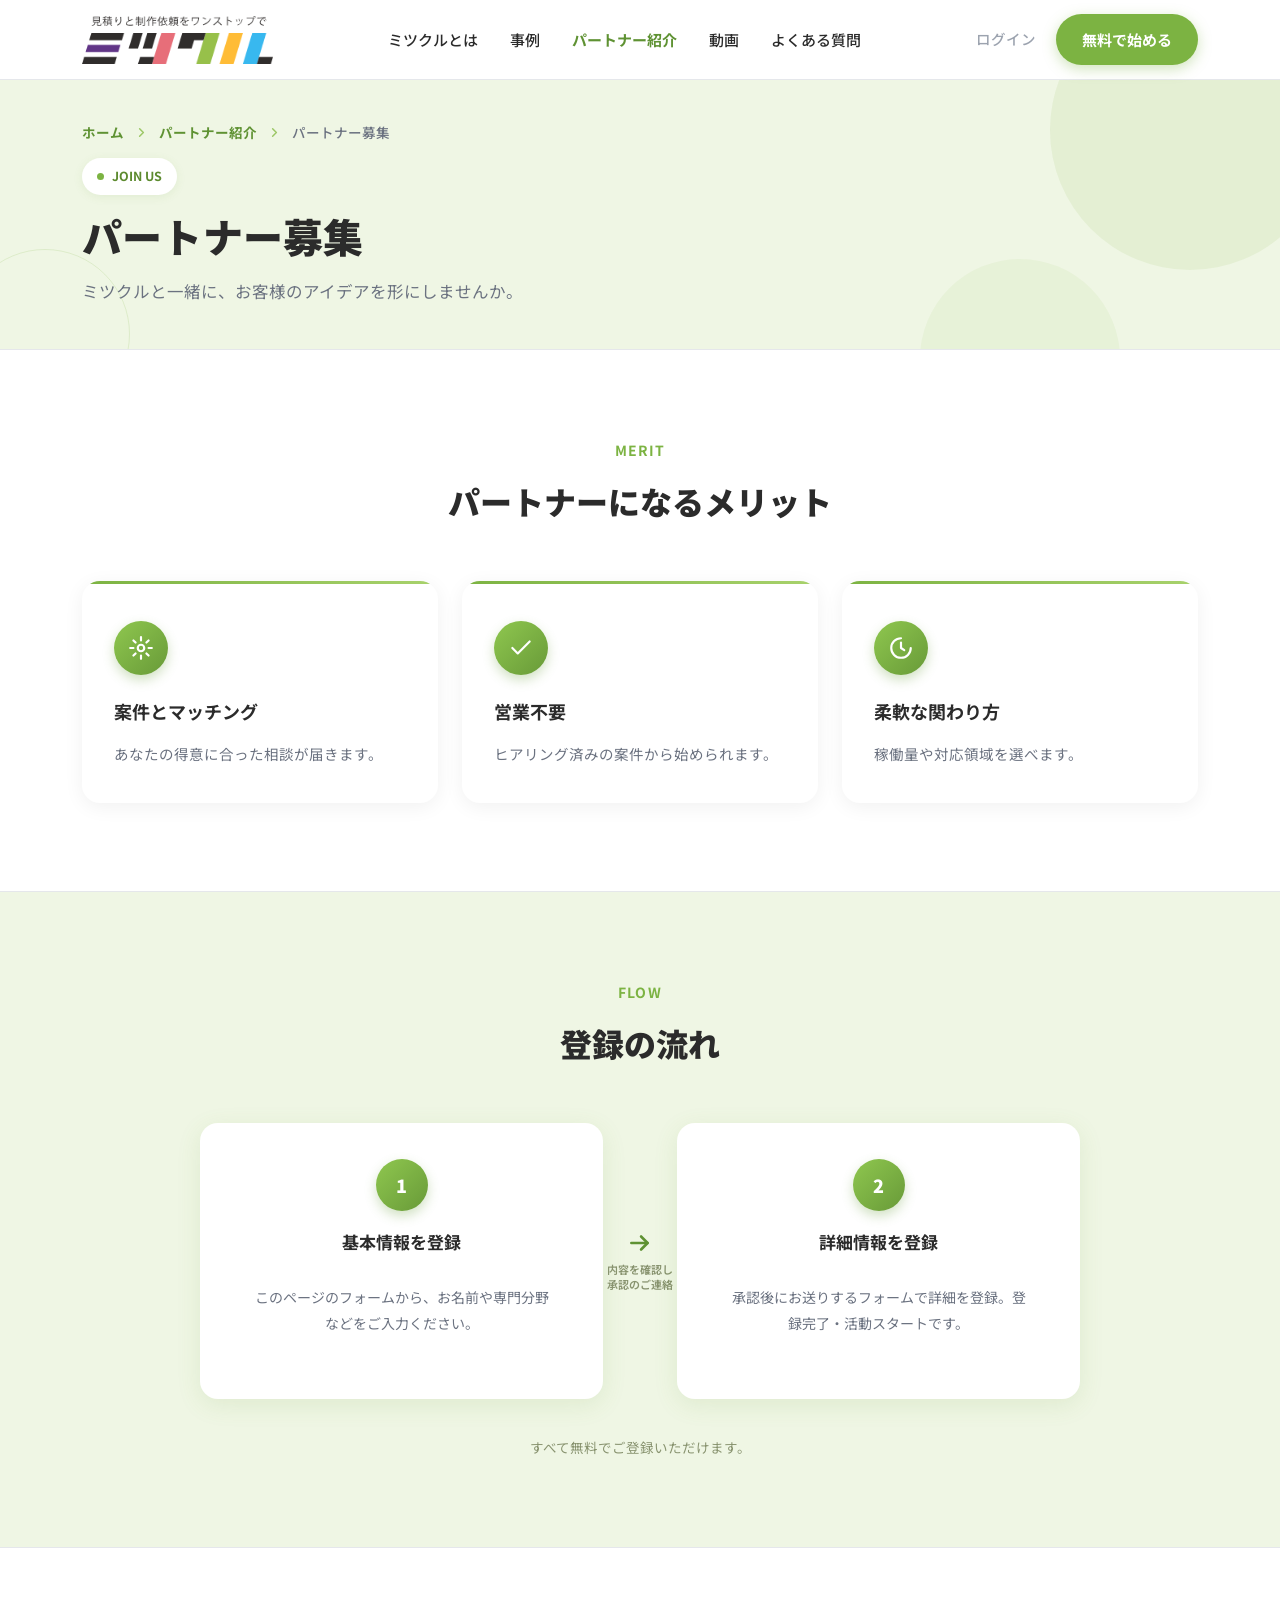
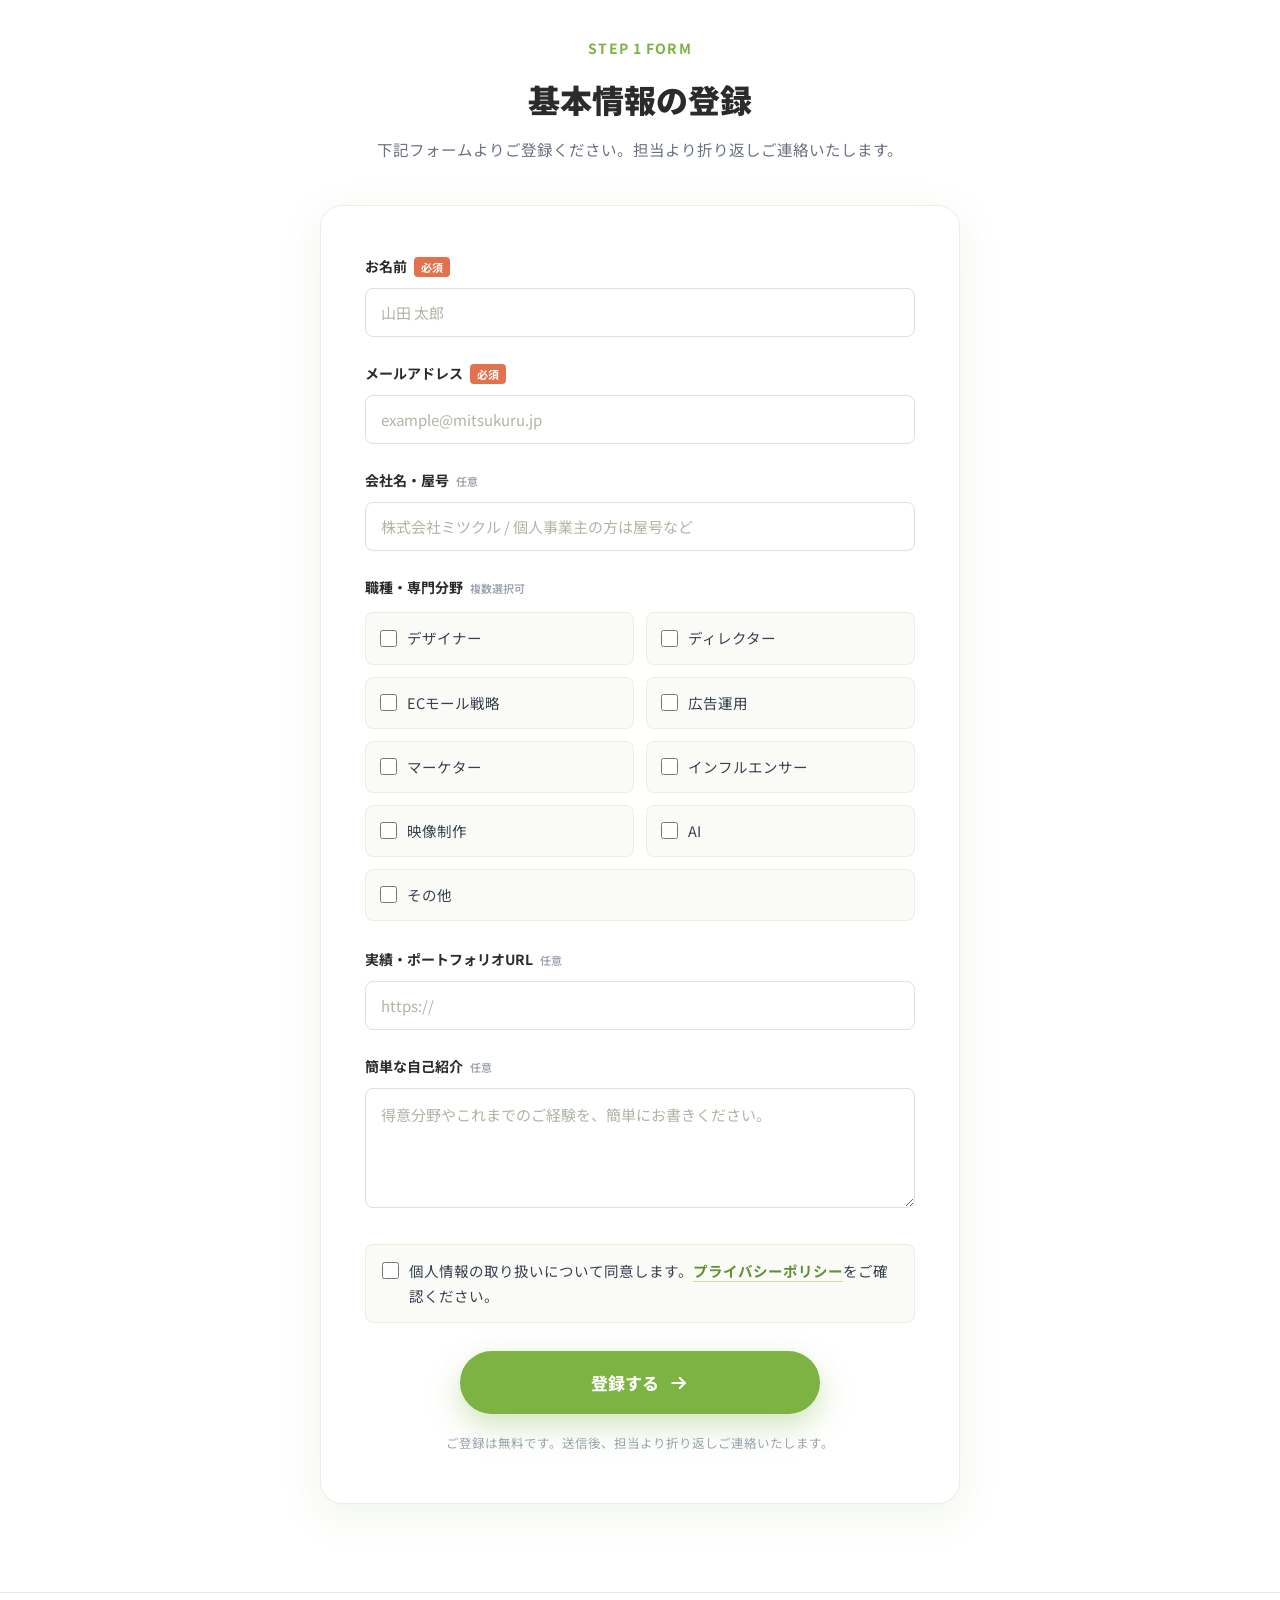
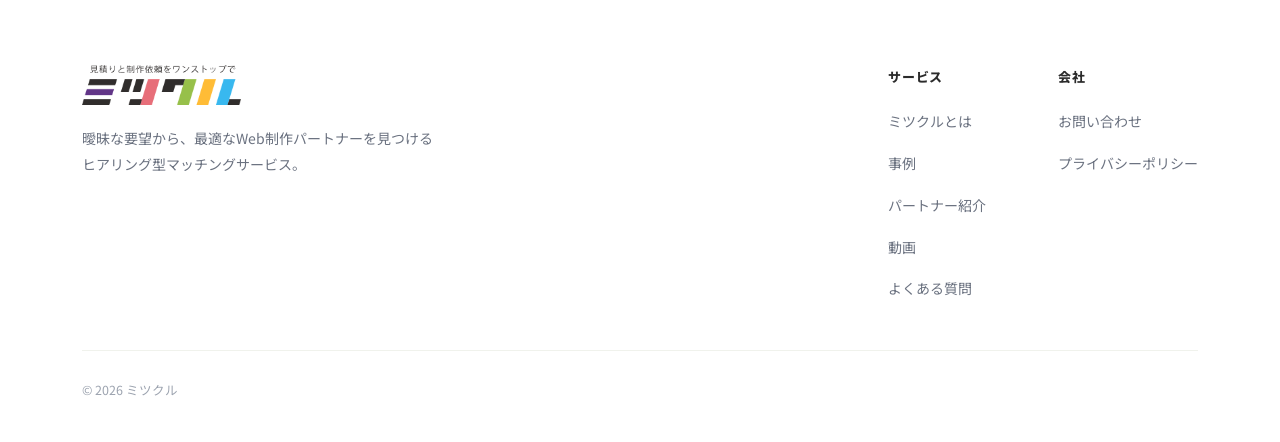
<file: partner-join.html>
<!DOCTYPE html>
<html lang="ja">
<head>
<meta charset="UTF-8">
<meta name="viewport" content="width=device-width, initial-scale=1.0">
<title>パートナー募集｜ミツクル</title>
<link rel="preconnect" href="https://fonts.googleapis.com">
<link rel="preconnect" href="https://fonts.gstatic.com" crossorigin>
<link href="https://fonts.googleapis.com/css2?family=Noto+Sans+JP:wght@400;500;700;900&display=swap" rel="stylesheet">
<link rel="stylesheet" href="new_styles.css">
<style>
.merit-grid { display: grid; grid-template-columns: repeat(3, 1fr); gap: 24px; }
.flowrow { display: flex; align-items: stretch; justify-content: center; gap: 0; }
.flowrow .step { flex: 1 1 0; min-width: 0; }
.flowrow .arrow { flex: 0 0 70px; display: flex; flex-direction: column; align-items: center; justify-content: center; color: #5F9233; gap: 6px; padding: 0 4px; }
.chk-grid { display: grid; grid-template-columns: repeat(2, 1fr); gap: 12px; }
textarea.ff-input { resize: vertical; min-height: 120px; line-height: 1.7; }
.chk-item { display: flex; align-items: center; gap: 10px; font-size: 14.5px; color: #374151; background: #FAFBF7; border: 1px solid #EAEFE0; border-radius: 8px; padding: 12px 14px; cursor: pointer; transition: border-color .15s ease, background .15s ease; }
.chk-item:hover { border-color: #BFD89B; background: #F4F8EC; }
.chk-item input { accent-color: #7CB342; width: 17px; height: 17px; flex: none; }
@media (max-width: 860px) { .merit-grid { grid-template-columns: 1fr; } }
@media (max-width: 640px) {
    .flowrow { flex-direction: column; gap: 0; }
    .flowrow .step { flex: 1 1 auto; width: 100%; }
    .flowrow .arrow { flex-basis: auto; padding: 14px 0; }
    .flowrow .arrow svg { transform: rotate(90deg); }
    .chk-grid { grid-template-columns: 1fr; }
  }
</style>
</head>
<body>
<div style="font-family: 'Noto Sans JP', sans-serif; color: #2B2B2B; background: #ffffff; line-height: 1.8; -webkit-font-smoothing: antialiased;">

  <!-- ============ HEADER（グローバルナビ・継承）============ -->
  <header style="position: sticky; top: 0; z-index: 50; background: rgba(255,255,255,0.88); backdrop-filter: blur(10px); border-bottom: 1px solid #E5E7EB;">
    <div style="max-width: 1180px; margin: 0 auto; padding: 14px 32px; display: flex; align-items: center; justify-content: space-between; gap: 28px;">
      <a href="index.html" style="display: flex; align-items: center; text-decoration: none; flex: none;">
        <img src="assets/logo.png" alt="ミツクル — 見積りと制作依頼をワンストップで" style="height: 48px; width: auto; display: block;">
      </a>
      <nav class="gnav-desktop" style="display: flex; align-items: center; gap: 32px; font-size: 15px; font-weight: 500;">
        <a href="about.html" style="color: #2B2B2B; text-decoration: none; transition: color .18s ease;" style-hover="color: #7CB342;">ミツクルとは</a>
        <a href="cases.html" style="color: #2B2B2B; text-decoration: none; transition: color .18s ease;" style-hover="color: #7CB342;">事例</a>
        <a href="partners.html" style="color: #5F9233; text-decoration: none; font-weight: 700;">パートナー紹介</a>
        <a href="videos.html" style="color: #2B2B2B; text-decoration: none; transition: color .18s ease;" style-hover="color: #7CB342;">動画</a>
        <a href="index.html#faq" style="color: #2B2B2B; text-decoration: none; transition: color .18s ease;" style-hover="color: #7CB342;">よくある質問</a>
      </nav>
      <div class="gnav-actions" style="display: flex; align-items: center; gap: 20px; flex: none;">
        <a href="login.html" style="font-size: 14.5px; font-weight: 500; color: #9CA3AF; text-decoration: none; transition: color .18s ease;" style-hover="color: #7CB342;">ログイン</a>
        <a href="hearing.html" style="font-size: 15px; font-weight: 700; color: #ffffff; background: #7CB342; padding: 12px 26px; border-radius: 9999px; text-decoration: none; box-shadow: 0 4px 14px rgba(124,179,66,0.35); transition: background .18s ease;" style-hover="background: #689A38;">無料で始める</a>
      </div>
      <button type="button" aria-label="メニューを開く" aria-expanded="false" class="gnav-burger" style="display: none; flex: none; width: 44px; height: 44px; align-items: center; justify-content: center; background: transparent; border: none; cursor: pointer; padding: 0;">
        <span style="position: relative; display: block; width: 24px; height: 18px;">
          <span style="position: absolute; left: 0; top: 0px; width: 24px; height: 2.5px; border-radius: 2px; background: #2B2B2B; transition: transform .25s ease, top .25s ease, opacity .2s ease; transform: rotate(0deg);"></span>
          <span style="position: absolute; left: 0; top: 8px; width: 24px; height: 2.5px; border-radius: 2px; background: #2B2B2B; transition: opacity .2s ease; opacity: 1;"></span>
          <span style="position: absolute; left: 0; top: 16px; width: 24px; height: 2.5px; border-radius: 2px; background: #2B2B2B; transition: transform .25s ease, top .25s ease; transform: rotate(0deg);"></span>
        </span>
      </button>
    </div>
    <div class="gnav-mobile" style="display: none; border-top: 1px solid #E5E7EB; background: #ffffff;">
      <nav style="max-width: 1180px; margin: 0 auto; padding: 12px 24px 24px; display: flex; flex-direction: column;">
        <a href="about.html" style="font-size: 16px; font-weight: 600; color: #2B2B2B; text-decoration: none; padding: 15px 6px; border-bottom: 1px solid #F0F2EC; transition: color .18s ease;" style-hover="color: #7CB342;">ミツクルとは</a>
        <a href="cases.html" style="font-size: 16px; font-weight: 600; color: #2B2B2B; text-decoration: none; padding: 15px 6px; border-bottom: 1px solid #F0F2EC; transition: color .18s ease;" style-hover="color: #7CB342;">事例</a>
        <a href="partners.html" style="font-size: 16px; font-weight: 700; color: #5F9233; text-decoration: none; padding: 15px 6px; border-bottom: 1px solid #F0F2EC;">パートナー紹介</a>
        <a href="videos.html" style="font-size: 16px; font-weight: 600; color: #2B2B2B; text-decoration: none; padding: 15px 6px; border-bottom: 1px solid #F0F2EC; transition: color .18s ease;" style-hover="color: #7CB342;">動画</a>
        <a href="index.html#faq" style="font-size: 16px; font-weight: 600; color: #2B2B2B; text-decoration: none; padding: 15px 6px; border-bottom: 1px solid #F0F2EC; transition: color .18s ease;" style-hover="color: #7CB342;">よくある質問</a>
        <a href="login.html" style="font-size: 16px; font-weight: 500; color: #9CA3AF; text-decoration: none; padding: 15px 6px; transition: color .18s ease;" style-hover="color: #7CB342;">ログイン</a>
        <a href="hearing.html" style="margin-top: 14px; text-align: center; font-size: 16px; font-weight: 700; color: #ffffff; background: #7CB342; padding: 15px 26px; border-radius: 9999px; text-decoration: none; box-shadow: 0 4px 14px rgba(124,179,66,0.35);" style-hover="background: #689A38;">無料で始める</a>
      </nav>
    </div>
  </header>

  <!-- ============ ページヘッダー（タイトル + パンくず）============ -->
  <section style="position: relative; overflow: hidden; background: #EFF6E4; border-bottom: 1px solid #E5E7EB;">
    <div style="position: absolute; top: -90px; right: -50px; width: 280px; height: 280px; border-radius: 50%; background: rgba(124,179,66,0.10); pointer-events: none;"></div>
    <div style="position: absolute; bottom: -110px; right: 160px; width: 200px; height: 200px; border-radius: 50%; background: rgba(124,179,66,0.07); pointer-events: none;"></div>
    <div style="position: absolute; bottom: -70px; left: -40px; width: 170px; height: 170px; border-radius: 50%; border: 1.5px solid rgba(124,179,66,0.16); pointer-events: none;"></div>
    <div class="page-head" style="position: relative; z-index: 1; max-width: 1180px; margin: 0 auto; padding: 56px 32px 60px;">
      <nav aria-label="パンくずリスト" style="display: flex; align-items: center; flex-wrap: wrap; gap: 10px; font-size: 13.5px; font-weight: 500; color: #6B7280; margin-bottom: 22px;">
        <a href="index.html" style="color: #5F9233; text-decoration: none; font-weight: 700;" style-hover="text-decoration: underline;">ホーム</a>
        <svg width="15" height="15" viewBox="0 0 24 24" fill="none" stroke="#9CC766" stroke-width="2.4" stroke-linecap="round" stroke-linejoin="round" aria-hidden="true"><polyline points="9 6 15 12 9 18"></polyline></svg>
        <a href="partners.html" style="color: #5F9233; text-decoration: none; font-weight: 700;" style-hover="text-decoration: underline;">パートナー紹介</a>
        <svg width="15" height="15" viewBox="0 0 24 24" fill="none" stroke="#9CC766" stroke-width="2.4" stroke-linecap="round" stroke-linejoin="round" aria-hidden="true"><polyline points="9 6 15 12 9 18"></polyline></svg>
        <span style="color: #6B7280;">パートナー募集</span>
      </nav>
      <div style="display: inline-flex; align-items: center; gap: 8px; background: #ffffff; color: #5C8A2E; font-size: 12.5px; font-weight: 700; padding: 7px 15px; border-radius: 9999px; margin-bottom: 18px; box-shadow: 0 2px 10px rgba(104,154,56,0.10);">
        <span style="width: 7px; height: 7px; border-radius: 50%; background: #7CB342;"></span>
        JOIN US
      </div>
      <h1 style="font-size: 40px; font-weight: 900; line-height: 1.45; letter-spacing: 0.005em; margin: 0 0 16px;">パートナー募集</h1>
      <p style="font-size: 16.5px; color: #6B7280; line-height: 1.9; margin: 0; max-width: 640px;">ミツクルと一緒に、お客様のアイデアを形にしませんか。</p>
    </div>
  </section>

  <!-- ============ セクション1：メリット（3点カード）============ -->
  <section style="background: #ffffff;">
    <div style="max-width: 1180px; margin: 0 auto; padding: 88px 32px;">
      <div style="text-align: center; margin-bottom: 56px;">
        <div style="font-size: 14px; font-weight: 700; color: #7CB342; letter-spacing: 0.08em; margin-bottom: 14px;">MERIT</div>
        <h2 style="font-size: 32px; font-weight: 900; line-height: 1.5; margin: 0;">パートナーになるメリット</h2>
      </div>
      <div class="merit-grid">

        <div style="position: relative; overflow: hidden; background: #ffffff; border-radius: 18px; padding: 40px 32px 36px; box-shadow: 0 4px 20px rgba(0,0,0,0.06); transition: box-shadow .28s ease, transform .28s ease;" style-hover="box-shadow: 0 16px 36px rgba(124,179,66,0.20); transform: translateY(-4px);"><div style="position: absolute; top: 0; left: 0; right: 0; height: 3px; background: linear-gradient(90deg, #7CB342 0%, #A8D26C 100%);"></div>
          <div style="width: 54px; height: 54px; border-radius: 50%; background: linear-gradient(135deg, #8FC74F 0%, #689A38 100%); box-shadow: 0 5px 12px rgba(104,154,56,0.30); display: flex; align-items: center; justify-content: center; margin-bottom: 20px;">
            <svg width="26" height="26" viewBox="0 0 24 24" fill="none" stroke="#ffffff" stroke-width="2" stroke-linecap="round" stroke-linejoin="round"><circle cx="12" cy="12" r="3"></circle><path d="M12 2v3M12 19v3M2 12h3M19 12h3M5 5l2 2M17 17l2 2M19 5l-2 2M7 17l-2 2"></path></svg>
          </div>
          <h3 style="font-size: 18px; font-weight: 700; margin: 0 0 12px;">案件とマッチング</h3>
          <p style="font-size: 14.5px; color: #6B7280; line-height: 1.9; margin: 0;">あなたの得意に合った相談が届きます。</p>
        </div>

        <div style="position: relative; overflow: hidden; background: #ffffff; border-radius: 18px; padding: 40px 32px 36px; box-shadow: 0 4px 20px rgba(0,0,0,0.06); transition: box-shadow .28s ease, transform .28s ease;" style-hover="box-shadow: 0 16px 36px rgba(124,179,66,0.20); transform: translateY(-4px);"><div style="position: absolute; top: 0; left: 0; right: 0; height: 3px; background: linear-gradient(90deg, #7CB342 0%, #A8D26C 100%);"></div>
          <div style="width: 54px; height: 54px; border-radius: 50%; background: linear-gradient(135deg, #8FC74F 0%, #689A38 100%); box-shadow: 0 5px 12px rgba(104,154,56,0.30); display: flex; align-items: center; justify-content: center; margin-bottom: 20px;">
            <svg width="26" height="26" viewBox="0 0 24 24" fill="none" stroke="#ffffff" stroke-width="2" stroke-linecap="round" stroke-linejoin="round"><path d="M20 6 L9 17 l-5 -5"></path></svg>
          </div>
          <h3 style="font-size: 18px; font-weight: 700; margin: 0 0 12px;">営業不要</h3>
          <p style="font-size: 14.5px; color: #6B7280; line-height: 1.9; margin: 0;">ヒアリング済みの案件から始められます。</p>
        </div>

        <div style="position: relative; overflow: hidden; background: #ffffff; border-radius: 18px; padding: 40px 32px 36px; box-shadow: 0 4px 20px rgba(0,0,0,0.06); transition: box-shadow .28s ease, transform .28s ease;" style-hover="box-shadow: 0 16px 36px rgba(124,179,66,0.20); transform: translateY(-4px);"><div style="position: absolute; top: 0; left: 0; right: 0; height: 3px; background: linear-gradient(90deg, #7CB342 0%, #A8D26C 100%);"></div>
          <div style="width: 54px; height: 54px; border-radius: 50%; background: linear-gradient(135deg, #8FC74F 0%, #689A38 100%); box-shadow: 0 5px 12px rgba(104,154,56,0.30); display: flex; align-items: center; justify-content: center; margin-bottom: 20px;">
            <svg width="26" height="26" viewBox="0 0 24 24" fill="none" stroke="#ffffff" stroke-width="2" stroke-linecap="round" stroke-linejoin="round"><path d="M12 3 a9 9 0 1 0 9 9"></path><polyline points="12 7 12 12 15 14"></polyline></svg>
          </div>
          <h3 style="font-size: 18px; font-weight: 700; margin: 0 0 12px;">柔軟な関わり方</h3>
          <p style="font-size: 14.5px; color: #6B7280; line-height: 1.9; margin: 0;">稼働量や対応領域を選べます。</p>
        </div>

      </div>
    </div>
  </section>

  <!-- ============ セクション2：登録の流れ（2ステップ）============ -->
  <section style="background: #EFF6E4; border-top: 1px solid #E5E7EB; border-bottom: 1px solid #E5E7EB;">
    <div style="max-width: 1180px; margin: 0 auto; padding: 88px 32px;">
      <div style="text-align: center; margin-bottom: 56px;">
        <div style="font-size: 14px; font-weight: 700; color: #7CB342; letter-spacing: 0.08em; margin-bottom: 14px;">FLOW</div>
        <h2 style="font-size: 32px; font-weight: 900; line-height: 1.5; margin: 0;">登録の流れ</h2>
      </div>

      <div style="max-width: 880px; margin: 0 auto;">
        <div class="flowrow">
          <div class="step" style="display: flex; flex-direction: column; align-items: center; text-align: center; background: #ffffff; border-radius: 18px; padding: 36px 28px; box-shadow: 0 6px 24px rgba(104,154,56,0.12);">
            <div style="width: 52px; height: 52px; border-radius: 50%; background: linear-gradient(135deg, #8FC74F 0%, #689A38 100%); box-shadow: 0 5px 12px rgba(104,154,56,0.30); display: flex; align-items: center; justify-content: center; color: #ffffff; font-size: 18px; font-weight: 900; margin-bottom: 18px;">1</div>
            <h3 style="font-size: 17px; font-weight: 700; line-height: 1.5; margin: 0 0 10px;">基本情報を登録</h3>
            <p style="font-size: 14px; color: #6B7280; line-height: 1.85; margin: 0;">このページのフォームから、お名前や専門分野などをご入力ください。</p>
          </div>
          <div class="arrow" aria-hidden="true">
            <svg width="26" height="26" viewBox="0 0 24 24" fill="none" stroke="currentColor" stroke-width="2.4" stroke-linecap="round" stroke-linejoin="round"><line x1="4" y1="12" x2="19" y2="12"></line><polyline points="13 6 19 12 13 18"></polyline></svg>
            <span style="font-size: 11px; font-weight: 600; color: #88936F; line-height: 1.4; white-space: nowrap;">内容を確認し<br>承認のご連絡</span>
          </div>
          <div class="step" style="display: flex; flex-direction: column; align-items: center; text-align: center; background: #ffffff; border-radius: 18px; padding: 36px 28px; box-shadow: 0 6px 24px rgba(104,154,56,0.12);">
            <div style="width: 52px; height: 52px; border-radius: 50%; background: linear-gradient(135deg, #8FC74F 0%, #689A38 100%); box-shadow: 0 5px 12px rgba(104,154,56,0.30); display: flex; align-items: center; justify-content: center; color: #ffffff; font-size: 18px; font-weight: 900; margin-bottom: 18px;">2</div>
            <h3 style="font-size: 17px; font-weight: 700; line-height: 1.5; margin: 0 0 10px;">詳細情報を登録</h3>
            <p style="font-size: 14px; color: #6B7280; line-height: 1.85; margin: 0;">承認後にお送りするフォームで詳細を登録。登録完了・活動スタートです。</p>
          </div>
        </div>
        <p style="text-align: center; font-size: 13.5px; color: #88936F; margin: 36px 0 0;">すべて無料でご登録いただけます。</p>
      </div>
    </div>
  </section>

  <!-- ============ セクション3：登録フォーム ============ -->
  <section style="background: #ffffff;">
    <div style="max-width: 1180px; margin: 0 auto; padding: 88px 32px;">
      <div style="text-align: center; margin-bottom: 16px;">
        <div style="font-size: 14px; font-weight: 700; color: #7CB342; letter-spacing: 0.08em; margin-bottom: 14px;">STEP 1 FORM</div>
        <h2 style="font-size: 32px; font-weight: 900; line-height: 1.5; margin: 0 0 12px;">基本情報の登録</h2>
        <p style="font-size: 15.5px; color: #6B7280; line-height: 1.9; margin: 0;">下記フォームよりご登録ください。担当より折り返しご連絡いたします。</p>
      </div>

      <form style="max-width: 640px; margin: 40px auto 0; background: #ffffff; border: 1px solid #EAEFE0; border-radius: 22px; padding: 48px 44px; box-shadow: 0 12px 40px rgba(104,154,56,0.10);">

        <!-- お名前 -->
        <div style="margin-bottom: 24px;">
          <label style="display: block; font-size: 14px; font-weight: 700; color: #2B2B2B; margin-bottom: 9px;">お名前 <span style="font-size: 11px; font-weight: 700; color: #ffffff; background: #E2724E; border-radius: 4px; padding: 2px 7px; margin-left: 4px;">必須</span></label>
          <input class="ff-input" type="text" name="name" required placeholder="山田 太郎">
        </div>

        <!-- メールアドレス -->
        <div style="margin-bottom: 24px;">
          <label style="display: block; font-size: 14px; font-weight: 700; color: #2B2B2B; margin-bottom: 9px;">メールアドレス <span style="font-size: 11px; font-weight: 700; color: #ffffff; background: #E2724E; border-radius: 4px; padding: 2px 7px; margin-left: 4px;">必須</span></label>
          <input class="ff-input" type="email" name="email" required placeholder="example@mitsukuru.jp">
        </div>

        <!-- 会社名・屋号 -->
        <div style="margin-bottom: 24px;">
          <label style="display: block; font-size: 14px; font-weight: 700; color: #2B2B2B; margin-bottom: 9px;">会社名・屋号 <span style="font-size: 11px; font-weight: 600; color: #9CA3AF; margin-left: 4px;">任意</span></label>
          <input class="ff-input" type="text" name="company" placeholder="株式会社ミツクル / 個人事業主の方は屋号など">
        </div>

        <!-- 職種・専門分野 -->
        <div style="margin-bottom: 26px;">
          <label style="display: block; font-size: 14px; font-weight: 700; color: #2B2B2B; margin-bottom: 12px;">職種・専門分野 <span style="font-size: 11px; font-weight: 600; color: #9CA3AF; margin-left: 4px;">複数選択可</span></label>
          <div class="chk-grid">
            <label class="chk-item"><input type="checkbox" name="role" value="designer"> デザイナー</label>
            <label class="chk-item"><input type="checkbox" name="role" value="director"> ディレクター</label>
            <label class="chk-item"><input type="checkbox" name="role" value="ec"> ECモール戦略</label>
            <label class="chk-item"><input type="checkbox" name="role" value="ad"> 広告運用</label>
            <label class="chk-item"><input type="checkbox" name="role" value="marketer"> マーケター</label>
            <label class="chk-item"><input type="checkbox" name="role" value="influencer"> インフルエンサー</label>
            <label class="chk-item"><input type="checkbox" name="role" value="video"> 映像制作</label>
            <label class="chk-item"><input type="checkbox" name="role" value="ai"> AI</label>
            <label class="chk-item" style="grid-column: 1 / -1;"><input type="checkbox" name="role" value="other"> その他</label>
          </div>
        </div>

        <!-- ポートフォリオURL -->
        <div style="margin-bottom: 24px;">
          <label style="display: block; font-size: 14px; font-weight: 700; color: #2B2B2B; margin-bottom: 9px;">実績・ポートフォリオURL <span style="font-size: 11px; font-weight: 600; color: #9CA3AF; margin-left: 4px;">任意</span></label>
          <input class="ff-input" type="url" name="portfolio" placeholder="https://">
        </div>

        <!-- 自己紹介 -->
        <div style="margin-bottom: 28px;">
          <label style="display: block; font-size: 14px; font-weight: 700; color: #2B2B2B; margin-bottom: 9px;">簡単な自己紹介 <span style="font-size: 11px; font-weight: 600; color: #9CA3AF; margin-left: 4px;">任意</span></label>
          <textarea class="ff-input" name="intro" placeholder="得意分野やこれまでのご経験を、簡単にお書きください。"></textarea>
        </div>

        <!-- 同意 -->
        <label class="chk-item" style="margin-bottom: 28px; align-items: flex-start; padding: 14px 16px;">
          <input type="checkbox" name="agree" required style="margin-top: 3px;">
          <span style="line-height: 1.7;">個人情報の取り扱いについて同意します。<a href="#" style="color: #5F9233; font-weight: 700; text-decoration: none; border-bottom: 1.5px solid #C9E3A6;">プライバシーポリシー</a>をご確認ください。</span>
        </label>

        <!-- 送信 -->
        <div style="text-align: center;">
          <button type="submit" style="display: inline-flex; align-items: center; justify-content: center; gap: 10px; width: 100%; max-width: 360px; background: #7CB342; color: #ffffff; font-family: inherit; font-size: 17px; font-weight: 800; border: none; cursor: pointer; padding: 19px 44px; border-radius: 9999px; box-shadow: 0 12px 30px rgba(124,179,66,0.34); transition: background .2s ease, transform .2s ease, box-shadow .2s ease;" style-hover="background: #689A38; transform: translateY(-2px); box-shadow: 0 18px 40px rgba(124,179,66,0.40);">
            登録する
            <svg width="20" height="20" viewBox="0 0 24 24" fill="none" stroke="currentColor" stroke-width="2.6" stroke-linecap="round" stroke-linejoin="round"><line x1="4" y1="12" x2="19" y2="12"></line><polyline points="13 6 19 12 13 18"></polyline></svg>
          </button>
          <p style="font-size: 12.5px; color: #9CA3AF; margin: 18px 0 0;">ご登録は無料です。送信後、担当より折り返しご連絡いたします。</p>
        </div>

      </form>
    </div>
  </section>

  <!-- ============ FOOTER（継承）============ -->
  <footer style="background: #ffffff; border-top: 1px solid #E5E7EB;">
    <div style="max-width: 1180px; margin: 0 auto; padding: 72px 32px 40px;">
      <div class="footer-grid">
        <div style="max-width: 360px;">
          <img src="assets/logo.png" alt="ミツクル" style="height: 40px; width: auto; display: block; margin-bottom: 20px;">
          <p style="font-size: 14px; color: #6B7280; line-height: 1.9; margin: 0;">曖昧な要望から、最適なWeb制作パートナーを見つけるヒアリング型マッチングサービス。</p>
        </div>
        <div class="footer-links">
          <div>
            <div style="font-size: 13px; font-weight: 800; letter-spacing: 0.06em; color: #2B2B2B; margin-bottom: 18px;">サービス</div>
            <ul style="list-style: none; margin: 0; padding: 0; display: flex; flex-direction: column; gap: 13px;">
              <li><a href="about.html" style="font-size: 14px; color: #6B7280; text-decoration: none; transition: color .18s ease;" style-hover="color: #7CB342;">ミツクルとは</a></li>
              <li><a href="cases.html" style="font-size: 14px; color: #6B7280; text-decoration: none; transition: color .18s ease;" style-hover="color: #7CB342;">事例</a></li>
              <li><a href="partners.html" style="font-size: 14px; color: #6B7280; text-decoration: none; transition: color .18s ease;" style-hover="color: #7CB342;">パートナー紹介</a></li>
              <li><a href="videos.html" style="font-size: 14px; color: #6B7280; text-decoration: none; transition: color .18s ease;" style-hover="color: #7CB342;">動画</a></li>
              <li><a href="index.html#faq" style="font-size: 14px; color: #6B7280; text-decoration: none; transition: color .18s ease;" style-hover="color: #7CB342;">よくある質問</a></li>
            </ul>
          </div>
          <div>
            <div style="font-size: 13px; font-weight: 800; letter-spacing: 0.06em; color: #2B2B2B; margin-bottom: 18px;">会社</div>
            <ul style="list-style: none; margin: 0; padding: 0; display: flex; flex-direction: column; gap: 13px;">
              <li><a href="#" style="font-size: 14px; color: #6B7280; text-decoration: none; transition: color .18s ease;" style-hover="color: #7CB342;">お問い合わせ</a></li>
              <li><a href="#" style="font-size: 14px; color: #6B7280; text-decoration: none; transition: color .18s ease;" style-hover="color: #7CB342;">プライバシーポリシー</a></li>
            </ul>
          </div>
        </div>
      </div>
      <div style="border-top: 1px solid #F0F2EC; margin-top: 48px; padding-top: 28px; font-size: 12.5px; color: #9CA3AF;">© 2026 ミツクル</div>
    </div>
  </footer>

</div>
<script src="script.js"></script>
</body>
</html>
</file>
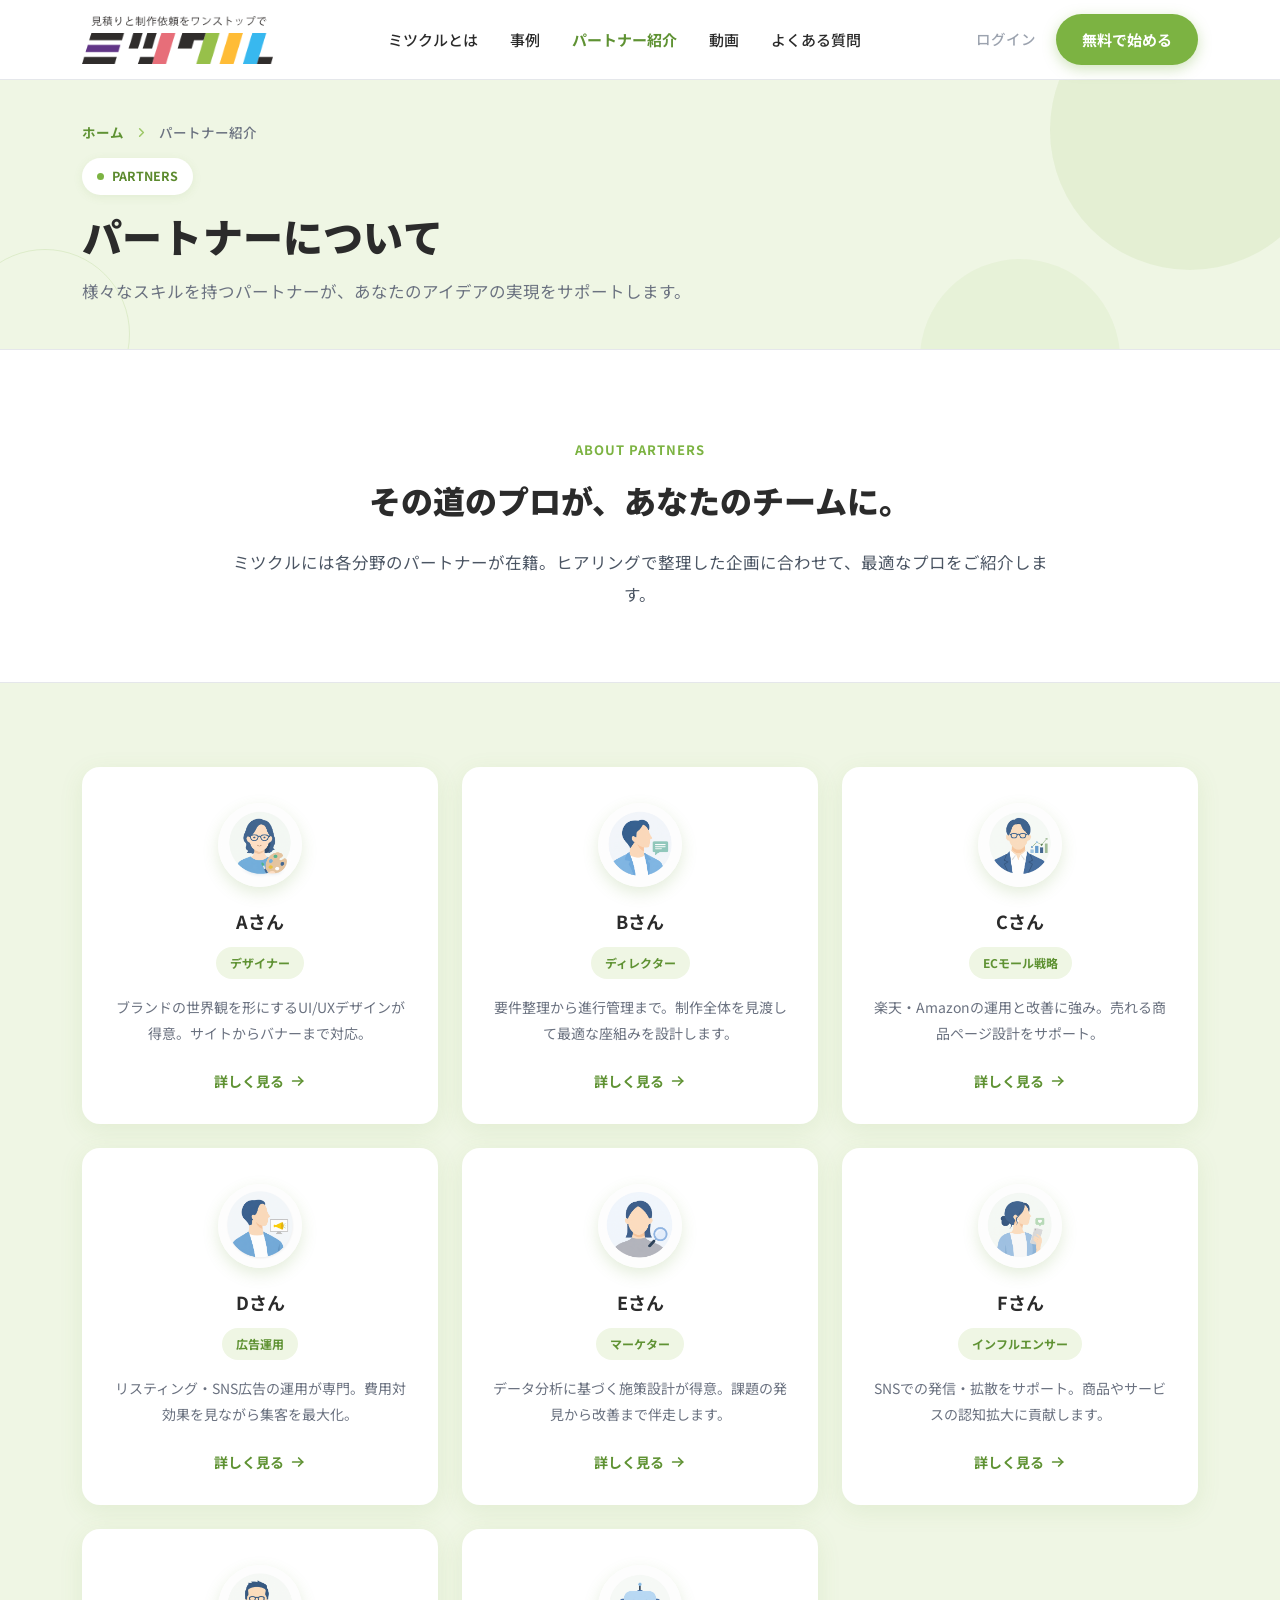
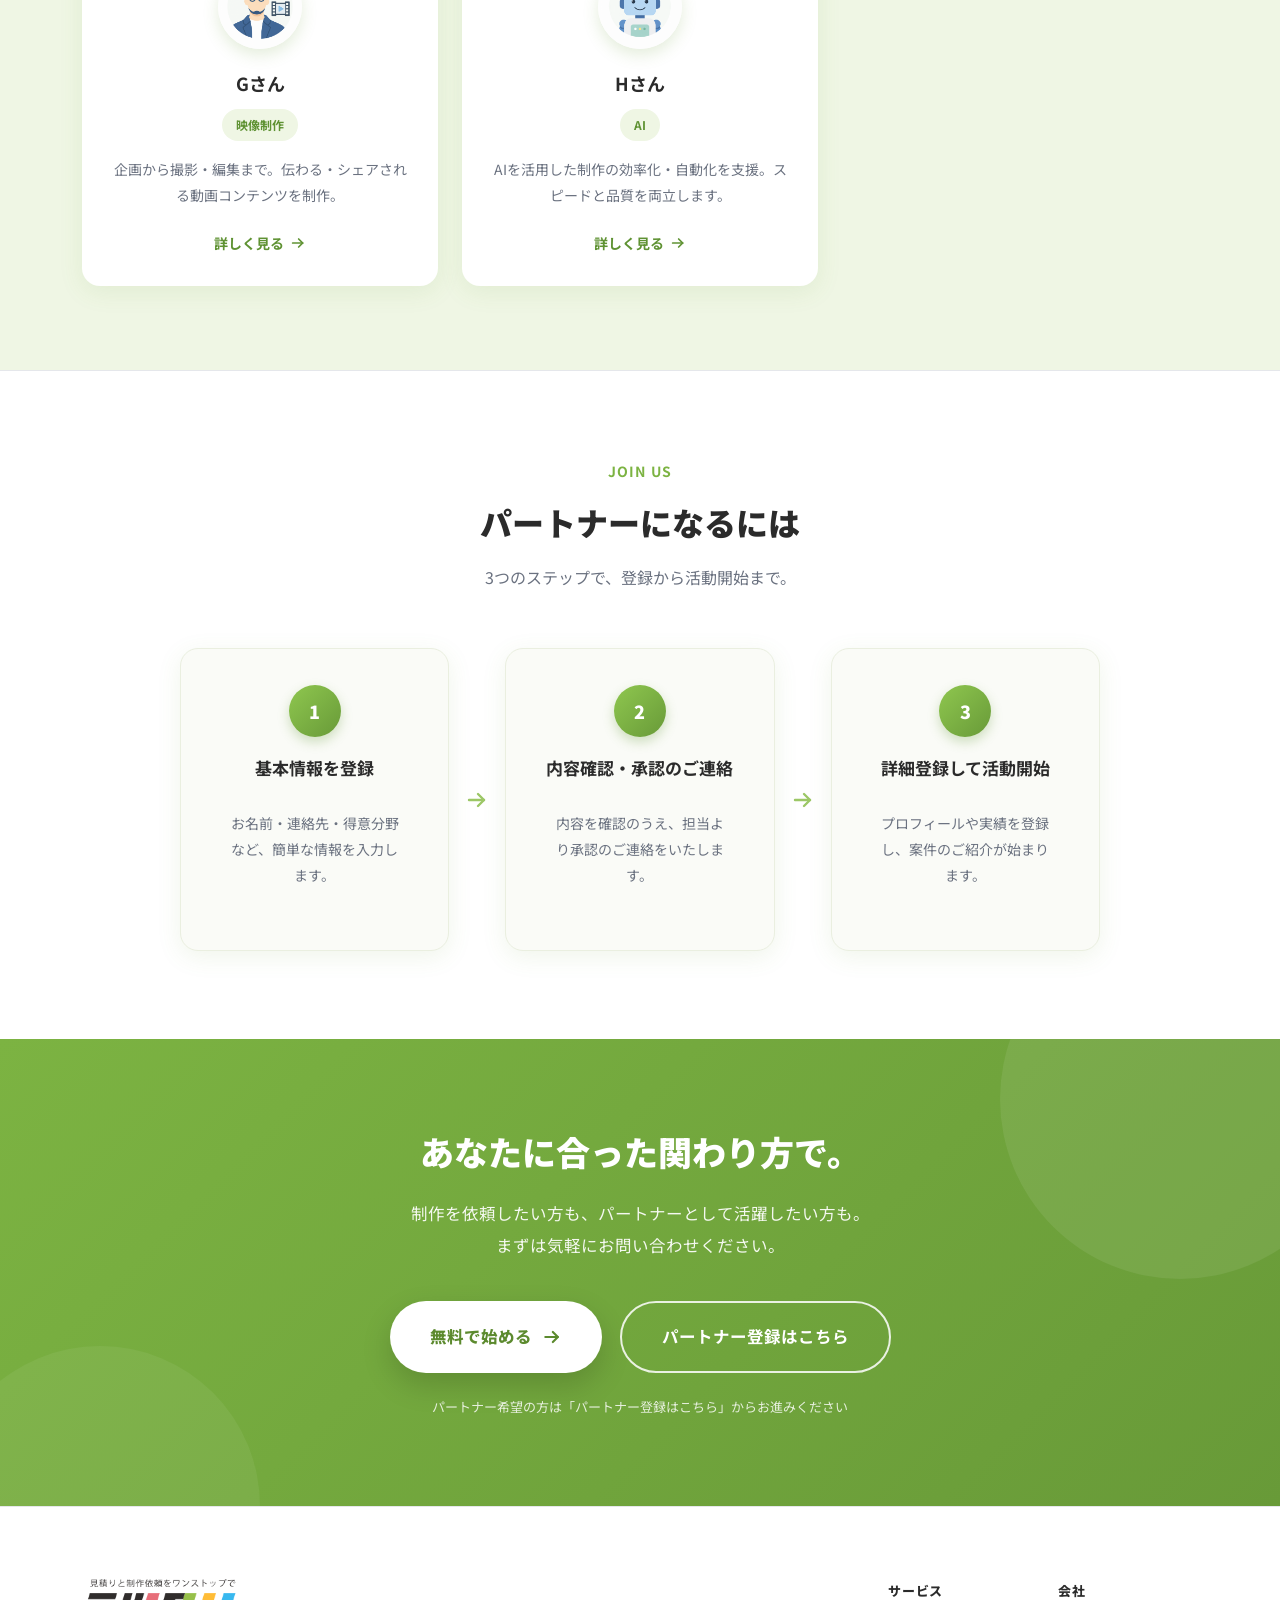
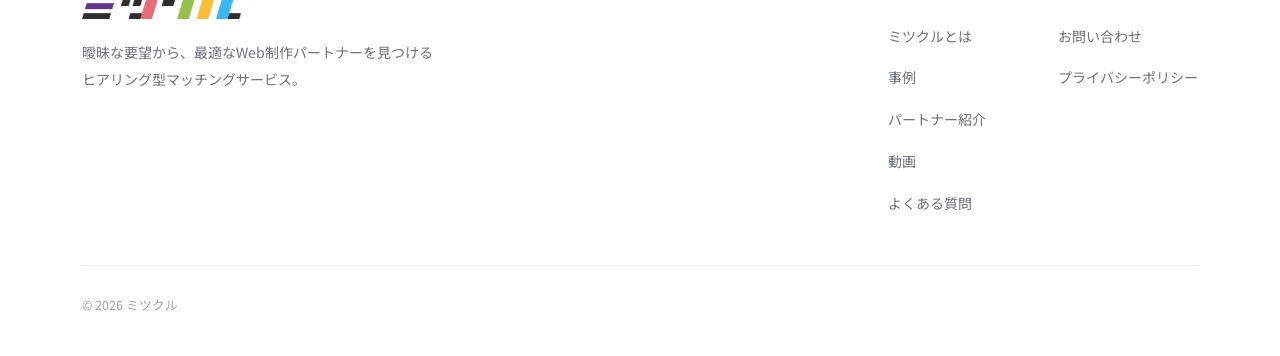
<file: partners.html>
<!DOCTYPE html>
<html lang="ja">
<head>
<meta charset="UTF-8">
<meta name="viewport" content="width=device-width, initial-scale=1.0">
<title>パートナー紹介｜ミツクル</title>
<link rel="preconnect" href="https://fonts.googleapis.com">
<link rel="preconnect" href="https://fonts.gstatic.com" crossorigin>
<link href="https://fonts.googleapis.com/css2?family=Noto+Sans+JP:wght@400;500;700;900&display=swap" rel="stylesheet">
<link rel="stylesheet" href="new_styles.css">
<style>
.partner-grid { display: grid; grid-template-columns: repeat(3, 1fr); gap: 24px; }
.flowrow { display: flex; align-items: stretch; justify-content: center; gap: 0; }
.flowrow .step { flex: 1 1 0; min-width: 0; }
.flowrow .arrow { flex: 0 0 56px; display: flex; align-items: center; justify-content: center; color: #9CC766; }
.cta-actions { display: flex; flex-wrap: wrap; gap: 18px; justify-content: center; }
@media (max-width: 960px) { .partner-grid { grid-template-columns: repeat(2, 1fr); } }
@media (max-width: 600px) { .partner-grid { grid-template-columns: 1fr; } }
@media (max-width: 600px) {
    .flowrow { flex-direction: column; gap: 0; }
    .flowrow .step { flex: 1 1 auto; width: 100%; }
    .flowrow .arrow { flex-basis: auto; padding: 12px 0; transform: rotate(90deg); }
  }
</style>
</head>
<body>
<div style="font-family: 'Noto Sans JP', sans-serif; color: #2B2B2B; background: #ffffff; line-height: 1.8; -webkit-font-smoothing: antialiased;">

  <!-- ============ HEADER（グローバルナビ・継承）============ -->
  <header style="position: sticky; top: 0; z-index: 50; background: rgba(255,255,255,0.88); backdrop-filter: blur(10px); border-bottom: 1px solid #E5E7EB;">
    <div style="max-width: 1180px; margin: 0 auto; padding: 14px 32px; display: flex; align-items: center; justify-content: space-between; gap: 28px;">
      <a href="index.html" style="display: flex; align-items: center; text-decoration: none; flex: none;">
        <img src="assets/logo.png" alt="ミツクル — 見積りと制作依頼をワンストップで" style="height: 48px; width: auto; display: block;">
      </a>
      <nav class="gnav-desktop" style="display: flex; align-items: center; gap: 32px; font-size: 15px; font-weight: 500;">
        <a href="about.html" style="color: #2B2B2B; text-decoration: none; transition: color .18s ease;" style-hover="color: #7CB342;">ミツクルとは</a>
        <a href="cases.html" style="color: #2B2B2B; text-decoration: none; transition: color .18s ease;" style-hover="color: #7CB342;">事例</a>
        <a href="partners.html" style="color: #5F9233; text-decoration: none; font-weight: 700;">パートナー紹介</a>
        <a href="videos.html" style="color: #2B2B2B; text-decoration: none; transition: color .18s ease;" style-hover="color: #7CB342;">動画</a>
        <a href="index.html#faq" style="color: #2B2B2B; text-decoration: none; transition: color .18s ease;" style-hover="color: #7CB342;">よくある質問</a>
      </nav>
      <div class="gnav-actions" style="display: flex; align-items: center; gap: 20px; flex: none;">
        <a href="login.html" style="font-size: 14.5px; font-weight: 500; color: #9CA3AF; text-decoration: none; transition: color .18s ease;" style-hover="color: #7CB342;">ログイン</a>
        <a href="hearing.html" style="font-size: 15px; font-weight: 700; color: #ffffff; background: #7CB342; padding: 12px 26px; border-radius: 9999px; text-decoration: none; box-shadow: 0 4px 14px rgba(124,179,66,0.35); transition: background .18s ease;" style-hover="background: #689A38;">無料で始める</a>
      </div>
      <button type="button" aria-label="メニューを開く" aria-expanded="false" class="gnav-burger" style="display: none; flex: none; width: 44px; height: 44px; align-items: center; justify-content: center; background: transparent; border: none; cursor: pointer; padding: 0;">
        <span style="position: relative; display: block; width: 24px; height: 18px;">
          <span style="position: absolute; left: 0; top: 0px; width: 24px; height: 2.5px; border-radius: 2px; background: #2B2B2B; transition: transform .25s ease, top .25s ease, opacity .2s ease; transform: rotate(0deg);"></span>
          <span style="position: absolute; left: 0; top: 8px; width: 24px; height: 2.5px; border-radius: 2px; background: #2B2B2B; transition: opacity .2s ease; opacity: 1;"></span>
          <span style="position: absolute; left: 0; top: 16px; width: 24px; height: 2.5px; border-radius: 2px; background: #2B2B2B; transition: transform .25s ease, top .25s ease; transform: rotate(0deg);"></span>
        </span>
      </button>
    </div>
    <div class="gnav-mobile" style="display: none; border-top: 1px solid #E5E7EB; background: #ffffff;">
      <nav style="max-width: 1180px; margin: 0 auto; padding: 12px 24px 24px; display: flex; flex-direction: column;">
        <a href="about.html" style="font-size: 16px; font-weight: 600; color: #2B2B2B; text-decoration: none; padding: 15px 6px; border-bottom: 1px solid #F0F2EC; transition: color .18s ease;" style-hover="color: #7CB342;">ミツクルとは</a>
        <a href="cases.html" style="font-size: 16px; font-weight: 600; color: #2B2B2B; text-decoration: none; padding: 15px 6px; border-bottom: 1px solid #F0F2EC; transition: color .18s ease;" style-hover="color: #7CB342;">事例</a>
        <a href="partners.html" style="font-size: 16px; font-weight: 700; color: #5F9233; text-decoration: none; padding: 15px 6px; border-bottom: 1px solid #F0F2EC;">パートナー紹介</a>
        <a href="videos.html" style="font-size: 16px; font-weight: 600; color: #2B2B2B; text-decoration: none; padding: 15px 6px; border-bottom: 1px solid #F0F2EC; transition: color .18s ease;" style-hover="color: #7CB342;">動画</a>
        <a href="index.html#faq" style="font-size: 16px; font-weight: 600; color: #2B2B2B; text-decoration: none; padding: 15px 6px; border-bottom: 1px solid #F0F2EC; transition: color .18s ease;" style-hover="color: #7CB342;">よくある質問</a>
        <a href="login.html" style="font-size: 16px; font-weight: 500; color: #9CA3AF; text-decoration: none; padding: 15px 6px; transition: color .18s ease;" style-hover="color: #7CB342;">ログイン</a>
        <a href="hearing.html" style="margin-top: 14px; text-align: center; font-size: 16px; font-weight: 700; color: #ffffff; background: #7CB342; padding: 15px 26px; border-radius: 9999px; text-decoration: none; box-shadow: 0 4px 14px rgba(124,179,66,0.35);" style-hover="background: #689A38;">無料で始める</a>
      </nav>
    </div>
  </header>

  <!-- ============ ページヘッダー（タイトル + パンくず）============ -->
  <section style="position: relative; overflow: hidden; background: #EFF6E4; border-bottom: 1px solid #E5E7EB;">
    <div style="position: absolute; top: -90px; right: -50px; width: 280px; height: 280px; border-radius: 50%; background: rgba(124,179,66,0.10); pointer-events: none;"></div>
    <div style="position: absolute; bottom: -110px; right: 160px; width: 200px; height: 200px; border-radius: 50%; background: rgba(124,179,66,0.07); pointer-events: none;"></div>
    <div style="position: absolute; bottom: -70px; left: -40px; width: 170px; height: 170px; border-radius: 50%; border: 1.5px solid rgba(124,179,66,0.16); pointer-events: none;"></div>
    <div class="page-head" style="position: relative; z-index: 1; max-width: 1180px; margin: 0 auto; padding: 56px 32px 60px;">
      <nav aria-label="パンくずリスト" style="display: flex; align-items: center; gap: 10px; font-size: 13.5px; font-weight: 500; color: #6B7280; margin-bottom: 22px;">
        <a href="index.html" style="color: #5F9233; text-decoration: none; font-weight: 700;" style-hover="text-decoration: underline;">ホーム</a>
        <svg width="15" height="15" viewBox="0 0 24 24" fill="none" stroke="#9CC766" stroke-width="2.4" stroke-linecap="round" stroke-linejoin="round" aria-hidden="true"><polyline points="9 6 15 12 9 18"></polyline></svg>
        <span style="color: #6B7280;">パートナー紹介</span>
      </nav>
      <div style="display: inline-flex; align-items: center; gap: 8px; background: #ffffff; color: #5C8A2E; font-size: 12.5px; font-weight: 700; padding: 7px 15px; border-radius: 9999px; margin-bottom: 18px; box-shadow: 0 2px 10px rgba(104,154,56,0.10);">
        <span style="width: 7px; height: 7px; border-radius: 50%; background: #7CB342;"></span>
        PARTNERS
      </div>
      <h1 style="font-size: 40px; font-weight: 900; line-height: 1.45; letter-spacing: 0.005em; margin: 0 0 16px;">パートナーについて</h1>
      <p style="font-size: 16.5px; color: #6B7280; line-height: 1.9; margin: 0; max-width: 640px;">様々なスキルを持つパートナーが、あなたのアイデアの実現をサポートします。</p>
    </div>
  </section>

  <!-- ============ セクション1：パートナーとは ============ -->
  <section style="background: #ffffff;">
    <div style="max-width: 880px; margin: 0 auto; padding: 88px 32px 72px; text-align: center;">
      <div style="font-size: 13px; font-weight: 700; color: #7CB342; letter-spacing: 0.08em; margin-bottom: 14px;">ABOUT PARTNERS</div>
      <h2 style="font-size: 32px; font-weight: 900; line-height: 1.5; margin: 0 0 22px;">その道のプロが、あなたのチームに。</h2>
      <p style="font-size: 16.5px; color: #4B5563; line-height: 1.95; margin: 0;">ミツクルには各分野のパートナーが在籍。ヒアリングで整理した企画に合わせて、最適なプロをご紹介します。</p>
    </div>
  </section>

  <!-- ============ セクション2：8職種グリッド ============ -->
  <section style="background: #EFF6E4; border-top: 1px solid #E5E7EB; border-bottom: 1px solid #E5E7EB;">
    <div style="max-width: 1180px; margin: 0 auto; padding: 84px 32px;">
      <div class="partner-grid">

        <!-- A: デザイナー -->
        <div style="display: flex; flex-direction: column; align-items: center; text-align: center; background: #ffffff; border-radius: 18px; padding: 36px 28px 30px; box-shadow: 0 6px 24px rgba(104,154,56,0.10); transition: box-shadow .28s ease, transform .28s ease;" style-hover="box-shadow: 0 16px 36px rgba(124,179,66,0.22); transform: translateY(-4px);">
          <div style="width: 84px; height: 84px; border-radius: 50%; overflow: hidden; background: #ffffff; box-shadow: 0 6px 16px rgba(104,154,56,0.18); margin-bottom: 18px;">
            <img src="assets/partner-designer.png" alt="Aさん（デザイナー）" style="width: 100%; height: 100%; object-fit: cover; display: block;">
          </div>
          <div style="font-size: 18px; font-weight: 700; color: #2B2B2B; margin-bottom: 10px;">Aさん</div>
          <span style="display: inline-block; font-size: 12px; font-weight: 700; color: #5F9233; background: #EFF6E4; border-radius: 9999px; padding: 5px 14px; margin-bottom: 16px;">デザイナー</span>
          <p style="font-size: 14px; color: #6B7280; line-height: 1.85; margin: 0 0 22px;">ブランドの世界観を形にするUI/UXデザインが得意。サイトからバナーまで対応。</p>
          <a href="partner-detail.html" style="margin-top: auto; display: inline-flex; align-items: center; gap: 6px; font-size: 14px; font-weight: 700; color: #5F9233; text-decoration: none;" style-hover="gap: 10px;">詳しく見る <svg width="16" height="16" viewBox="0 0 24 24" fill="none" stroke="currentColor" stroke-width="2.6" stroke-linecap="round" stroke-linejoin="round"><line x1="4" y1="12" x2="19" y2="12"></line><polyline points="13 6 19 12 13 18"></polyline></svg></a>
        </div>

        <!-- B: ディレクター -->
        <div style="display: flex; flex-direction: column; align-items: center; text-align: center; background: #ffffff; border-radius: 18px; padding: 36px 28px 30px; box-shadow: 0 6px 24px rgba(104,154,56,0.10); transition: box-shadow .28s ease, transform .28s ease;" style-hover="box-shadow: 0 16px 36px rgba(124,179,66,0.22); transform: translateY(-4px);">
          <div style="width: 84px; height: 84px; border-radius: 50%; overflow: hidden; background: #ffffff; box-shadow: 0 6px 16px rgba(104,154,56,0.18); margin-bottom: 18px;">
            <img src="assets/partner-director.png" alt="Bさん（ディレクター）" style="width: 100%; height: 100%; object-fit: cover; display: block;">
          </div>
          <div style="font-size: 18px; font-weight: 700; color: #2B2B2B; margin-bottom: 10px;">Bさん</div>
          <span style="display: inline-block; font-size: 12px; font-weight: 700; color: #5F9233; background: #EFF6E4; border-radius: 9999px; padding: 5px 14px; margin-bottom: 16px;">ディレクター</span>
          <p style="font-size: 14px; color: #6B7280; line-height: 1.85; margin: 0 0 22px;">要件整理から進行管理まで。制作全体を見渡して最適な座組みを設計します。</p>
          <a href="partner-detail.html" style="margin-top: auto; display: inline-flex; align-items: center; gap: 6px; font-size: 14px; font-weight: 700; color: #5F9233; text-decoration: none;" style-hover="gap: 10px;">詳しく見る <svg width="16" height="16" viewBox="0 0 24 24" fill="none" stroke="currentColor" stroke-width="2.6" stroke-linecap="round" stroke-linejoin="round"><line x1="4" y1="12" x2="19" y2="12"></line><polyline points="13 6 19 12 13 18"></polyline></svg></a>
        </div>

        <!-- C: ECモール戦略 -->
        <div style="display: flex; flex-direction: column; align-items: center; text-align: center; background: #ffffff; border-radius: 18px; padding: 36px 28px 30px; box-shadow: 0 6px 24px rgba(104,154,56,0.10); transition: box-shadow .28s ease, transform .28s ease;" style-hover="box-shadow: 0 16px 36px rgba(124,179,66,0.22); transform: translateY(-4px);">
          <div style="width: 84px; height: 84px; border-radius: 50%; overflow: hidden; background: #ffffff; box-shadow: 0 6px 16px rgba(104,154,56,0.18); margin-bottom: 18px;">
            <img src="assets/partner-ec.png" alt="Cさん（ECモール戦略）" style="width: 100%; height: 100%; object-fit: cover; display: block;">
          </div>
          <div style="font-size: 18px; font-weight: 700; color: #2B2B2B; margin-bottom: 10px;">Cさん</div>
          <span style="display: inline-block; font-size: 12px; font-weight: 700; color: #5F9233; background: #EFF6E4; border-radius: 9999px; padding: 5px 14px; margin-bottom: 16px;">ECモール戦略</span>
          <p style="font-size: 14px; color: #6B7280; line-height: 1.85; margin: 0 0 22px;">楽天・Amazonの運用と改善に強み。売れる商品ページ設計をサポート。</p>
          <a href="partner-detail.html" style="margin-top: auto; display: inline-flex; align-items: center; gap: 6px; font-size: 14px; font-weight: 700; color: #5F9233; text-decoration: none;" style-hover="gap: 10px;">詳しく見る <svg width="16" height="16" viewBox="0 0 24 24" fill="none" stroke="currentColor" stroke-width="2.6" stroke-linecap="round" stroke-linejoin="round"><line x1="4" y1="12" x2="19" y2="12"></line><polyline points="13 6 19 12 13 18"></polyline></svg></a>
        </div>

        <!-- D: 広告運用 -->
        <div style="display: flex; flex-direction: column; align-items: center; text-align: center; background: #ffffff; border-radius: 18px; padding: 36px 28px 30px; box-shadow: 0 6px 24px rgba(104,154,56,0.10); transition: box-shadow .28s ease, transform .28s ease;" style-hover="box-shadow: 0 16px 36px rgba(124,179,66,0.22); transform: translateY(-4px);">
          <div style="width: 84px; height: 84px; border-radius: 50%; overflow: hidden; background: #ffffff; box-shadow: 0 6px 16px rgba(104,154,56,0.18); margin-bottom: 18px;">
            <img src="assets/partner-ad.png" alt="Dさん（広告運用）" style="width: 100%; height: 100%; object-fit: cover; display: block;">
          </div>
          <div style="font-size: 18px; font-weight: 700; color: #2B2B2B; margin-bottom: 10px;">Dさん</div>
          <span style="display: inline-block; font-size: 12px; font-weight: 700; color: #5F9233; background: #EFF6E4; border-radius: 9999px; padding: 5px 14px; margin-bottom: 16px;">広告運用</span>
          <p style="font-size: 14px; color: #6B7280; line-height: 1.85; margin: 0 0 22px;">リスティング・SNS広告の運用が専門。費用対効果を見ながら集客を最大化。</p>
          <a href="partner-detail.html" style="margin-top: auto; display: inline-flex; align-items: center; gap: 6px; font-size: 14px; font-weight: 700; color: #5F9233; text-decoration: none;" style-hover="gap: 10px;">詳しく見る <svg width="16" height="16" viewBox="0 0 24 24" fill="none" stroke="currentColor" stroke-width="2.6" stroke-linecap="round" stroke-linejoin="round"><line x1="4" y1="12" x2="19" y2="12"></line><polyline points="13 6 19 12 13 18"></polyline></svg></a>
        </div>

        <!-- E: マーケター -->
        <div style="display: flex; flex-direction: column; align-items: center; text-align: center; background: #ffffff; border-radius: 18px; padding: 36px 28px 30px; box-shadow: 0 6px 24px rgba(104,154,56,0.10); transition: box-shadow .28s ease, transform .28s ease;" style-hover="box-shadow: 0 16px 36px rgba(124,179,66,0.22); transform: translateY(-4px);">
          <div style="width: 84px; height: 84px; border-radius: 50%; overflow: hidden; background: #ffffff; box-shadow: 0 6px 16px rgba(104,154,56,0.18); margin-bottom: 18px;">
            <img src="assets/partner-marketer.png" alt="Eさん（マーケター）" style="width: 100%; height: 100%; object-fit: cover; display: block;">
          </div>
          <div style="font-size: 18px; font-weight: 700; color: #2B2B2B; margin-bottom: 10px;">Eさん</div>
          <span style="display: inline-block; font-size: 12px; font-weight: 700; color: #5F9233; background: #EFF6E4; border-radius: 9999px; padding: 5px 14px; margin-bottom: 16px;">マーケター</span>
          <p style="font-size: 14px; color: #6B7280; line-height: 1.85; margin: 0 0 22px;">データ分析に基づく施策設計が得意。課題の発見から改善まで伴走します。</p>
          <a href="partner-detail.html" style="margin-top: auto; display: inline-flex; align-items: center; gap: 6px; font-size: 14px; font-weight: 700; color: #5F9233; text-decoration: none;" style-hover="gap: 10px;">詳しく見る <svg width="16" height="16" viewBox="0 0 24 24" fill="none" stroke="currentColor" stroke-width="2.6" stroke-linecap="round" stroke-linejoin="round"><line x1="4" y1="12" x2="19" y2="12"></line><polyline points="13 6 19 12 13 18"></polyline></svg></a>
        </div>

        <!-- F: インフルエンサー -->
        <div style="display: flex; flex-direction: column; align-items: center; text-align: center; background: #ffffff; border-radius: 18px; padding: 36px 28px 30px; box-shadow: 0 6px 24px rgba(104,154,56,0.10); transition: box-shadow .28s ease, transform .28s ease;" style-hover="box-shadow: 0 16px 36px rgba(124,179,66,0.22); transform: translateY(-4px);">
          <div style="width: 84px; height: 84px; border-radius: 50%; overflow: hidden; background: #ffffff; box-shadow: 0 6px 16px rgba(104,154,56,0.18); margin-bottom: 18px;">
            <img src="assets/partner-influencer.png" alt="Fさん（インフルエンサー）" style="width: 100%; height: 100%; object-fit: cover; display: block;">
          </div>
          <div style="font-size: 18px; font-weight: 700; color: #2B2B2B; margin-bottom: 10px;">Fさん</div>
          <span style="display: inline-block; font-size: 12px; font-weight: 700; color: #5F9233; background: #EFF6E4; border-radius: 9999px; padding: 5px 14px; margin-bottom: 16px;">インフルエンサー</span>
          <p style="font-size: 14px; color: #6B7280; line-height: 1.85; margin: 0 0 22px;">SNSでの発信・拡散をサポート。商品やサービスの認知拡大に貢献します。</p>
          <a href="partner-detail.html" style="margin-top: auto; display: inline-flex; align-items: center; gap: 6px; font-size: 14px; font-weight: 700; color: #5F9233; text-decoration: none;" style-hover="gap: 10px;">詳しく見る <svg width="16" height="16" viewBox="0 0 24 24" fill="none" stroke="currentColor" stroke-width="2.6" stroke-linecap="round" stroke-linejoin="round"><line x1="4" y1="12" x2="19" y2="12"></line><polyline points="13 6 19 12 13 18"></polyline></svg></a>
        </div>

        <!-- G: 映像制作 -->
        <div style="display: flex; flex-direction: column; align-items: center; text-align: center; background: #ffffff; border-radius: 18px; padding: 36px 28px 30px; box-shadow: 0 6px 24px rgba(104,154,56,0.10); transition: box-shadow .28s ease, transform .28s ease;" style-hover="box-shadow: 0 16px 36px rgba(124,179,66,0.22); transform: translateY(-4px);">
          <div style="width: 84px; height: 84px; border-radius: 50%; overflow: hidden; background: #ffffff; box-shadow: 0 6px 16px rgba(104,154,56,0.18); margin-bottom: 18px;">
            <img src="assets/partner-video.png" alt="Gさん（映像制作）" style="width: 100%; height: 100%; object-fit: cover; display: block;">
          </div>
          <div style="font-size: 18px; font-weight: 700; color: #2B2B2B; margin-bottom: 10px;">Gさん</div>
          <span style="display: inline-block; font-size: 12px; font-weight: 700; color: #5F9233; background: #EFF6E4; border-radius: 9999px; padding: 5px 14px; margin-bottom: 16px;">映像制作</span>
          <p style="font-size: 14px; color: #6B7280; line-height: 1.85; margin: 0 0 22px;">企画から撮影・編集まで。伝わる・シェアされる動画コンテンツを制作。</p>
          <a href="partner-detail.html" style="margin-top: auto; display: inline-flex; align-items: center; gap: 6px; font-size: 14px; font-weight: 700; color: #5F9233; text-decoration: none;" style-hover="gap: 10px;">詳しく見る <svg width="16" height="16" viewBox="0 0 24 24" fill="none" stroke="currentColor" stroke-width="2.6" stroke-linecap="round" stroke-linejoin="round"><line x1="4" y1="12" x2="19" y2="12"></line><polyline points="13 6 19 12 13 18"></polyline></svg></a>
        </div>

        <!-- H: AI -->
        <div style="display: flex; flex-direction: column; align-items: center; text-align: center; background: #ffffff; border-radius: 18px; padding: 36px 28px 30px; box-shadow: 0 6px 24px rgba(104,154,56,0.10); transition: box-shadow .28s ease, transform .28s ease;" style-hover="box-shadow: 0 16px 36px rgba(124,179,66,0.22); transform: translateY(-4px);">
          <div style="width: 84px; height: 84px; border-radius: 50%; overflow: hidden; background: #ffffff; box-shadow: 0 6px 16px rgba(104,154,56,0.18); margin-bottom: 18px;">
            <img src="assets/partner-ai.png" alt="Hさん（AI）" style="width: 100%; height: 100%; object-fit: cover; display: block;">
          </div>
          <div style="font-size: 18px; font-weight: 700; color: #2B2B2B; margin-bottom: 10px;">Hさん</div>
          <span style="display: inline-block; font-size: 12px; font-weight: 700; color: #5F9233; background: #EFF6E4; border-radius: 9999px; padding: 5px 14px; margin-bottom: 16px;">AI</span>
          <p style="font-size: 14px; color: #6B7280; line-height: 1.85; margin: 0 0 22px;">AIを活用した制作の効率化・自動化を支援。スピードと品質を両立します。</p>
          <a href="partner-detail.html" style="margin-top: auto; display: inline-flex; align-items: center; gap: 6px; font-size: 14px; font-weight: 700; color: #5F9233; text-decoration: none;" style-hover="gap: 10px;">詳しく見る <svg width="16" height="16" viewBox="0 0 24 24" fill="none" stroke="currentColor" stroke-width="2.6" stroke-linecap="round" stroke-linejoin="round"><line x1="4" y1="12" x2="19" y2="12"></line><polyline points="13 6 19 12 13 18"></polyline></svg></a>
        </div>

      </div>
    </div>
  </section>

  <!-- ============ セクション3：パートナーになるには（3ステップ）============ -->
  <section style="background: #ffffff;">
    <div style="max-width: 1180px; margin: 0 auto; padding: 88px 32px;">
      <div style="text-align: center; margin-bottom: 56px;">
        <div style="font-size: 14px; font-weight: 700; color: #7CB342; letter-spacing: 0.08em; margin-bottom: 14px;">JOIN US</div>
        <h2 style="font-size: 32px; font-weight: 900; line-height: 1.5; margin: 0 0 16px;">パートナーになるには</h2>
        <p style="font-size: 16px; color: #6B7280; line-height: 1.9; margin: 0;">3つのステップで、登録から活動開始まで。</p>
      </div>

      <div style="max-width: 920px; margin: 0 auto;">
        <div class="flowrow">
          <div class="step" style="display: flex; flex-direction: column; align-items: center; text-align: center; background: #FAFBF7; border: 1px solid #EAEFE0; border-radius: 18px; padding: 36px 26px;">
            <div style="width: 52px; height: 52px; border-radius: 50%; background: linear-gradient(135deg, #8FC74F 0%, #689A38 100%); box-shadow: 0 5px 12px rgba(104,154,56,0.30); display: flex; align-items: center; justify-content: center; color: #ffffff; font-size: 18px; font-weight: 900; margin-bottom: 18px;">1</div>
            <h3 style="font-size: 17px; font-weight: 700; line-height: 1.5; margin: 0 0 10px;">基本情報を登録</h3>
            <p style="font-size: 14px; color: #6B7280; line-height: 1.85; margin: 0;">お名前・連絡先・得意分野など、簡単な情報を入力します。</p>
          </div>
          <div class="arrow" aria-hidden="true">
            <svg width="24" height="24" viewBox="0 0 24 24" fill="none" stroke="currentColor" stroke-width="2.4" stroke-linecap="round" stroke-linejoin="round"><line x1="4" y1="12" x2="19" y2="12"></line><polyline points="13 6 19 12 13 18"></polyline></svg>
          </div>
          <div class="step" style="display: flex; flex-direction: column; align-items: center; text-align: center; background: #FAFBF7; border: 1px solid #EAEFE0; border-radius: 18px; padding: 36px 26px;">
            <div style="width: 52px; height: 52px; border-radius: 50%; background: linear-gradient(135deg, #8FC74F 0%, #689A38 100%); box-shadow: 0 5px 12px rgba(104,154,56,0.30); display: flex; align-items: center; justify-content: center; color: #ffffff; font-size: 18px; font-weight: 900; margin-bottom: 18px;">2</div>
            <h3 style="font-size: 17px; font-weight: 700; line-height: 1.5; margin: 0 0 10px;">内容確認・承認のご連絡</h3>
            <p style="font-size: 14px; color: #6B7280; line-height: 1.85; margin: 0;">内容を確認のうえ、担当より承認のご連絡をいたします。</p>
          </div>
          <div class="arrow" aria-hidden="true">
            <svg width="24" height="24" viewBox="0 0 24 24" fill="none" stroke="currentColor" stroke-width="2.4" stroke-linecap="round" stroke-linejoin="round"><line x1="4" y1="12" x2="19" y2="12"></line><polyline points="13 6 19 12 13 18"></polyline></svg>
          </div>
          <div class="step" style="display: flex; flex-direction: column; align-items: center; text-align: center; background: #FAFBF7; border: 1px solid #EAEFE0; border-radius: 18px; padding: 36px 26px;">
            <div style="width: 52px; height: 52px; border-radius: 50%; background: linear-gradient(135deg, #8FC74F 0%, #689A38 100%); box-shadow: 0 5px 12px rgba(104,154,56,0.30); display: flex; align-items: center; justify-content: center; color: #ffffff; font-size: 18px; font-weight: 900; margin-bottom: 18px;">3</div>
            <h3 style="font-size: 17px; font-weight: 700; line-height: 1.5; margin: 0 0 10px;">詳細登録して活動開始</h3>
            <p style="font-size: 14px; color: #6B7280; line-height: 1.85; margin: 0;">プロフィールや実績を登録し、案件のご紹介が始まります。</p>
          </div>
        </div>
      </div>
    </div>
  </section>

  <!-- ============ 末尾CTA（2種類のボタン）============ -->
  <section style="position: relative; overflow: hidden; background: linear-gradient(135deg, #7CB342 0%, #689A38 100%);">
    <div style="position: absolute; top: -120px; right: -80px; width: 360px; height: 360px; border-radius: 50%; background: rgba(255,255,255,0.08); pointer-events: none;"></div>
    <div style="position: absolute; bottom: -160px; left: -60px; width: 320px; height: 320px; border-radius: 50%; background: rgba(255,255,255,0.06); pointer-events: none;"></div>
    <div style="position: relative; z-index: 1; max-width: 820px; margin: 0 auto; padding: 88px 32px; text-align: center;">
      <h2 style="font-size: 34px; font-weight: 900; line-height: 1.45; color: #ffffff; margin: 0 0 20px;">あなたに合った関わり方で。</h2>
      <p style="font-size: 16.5px; line-height: 1.95; color: rgba(255,255,255,0.92); margin: 0 0 40px;">制作を依頼したい方も、パートナーとして活躍したい方も。<br>まずは気軽にお問い合わせください。</p>
      <div class="cta-actions">
        <a href="hearing.html" style="display: inline-flex; align-items: center; gap: 10px; background: #ffffff; color: #5C8A2E; font-size: 16.5px; font-weight: 800; text-decoration: none; padding: 19px 40px; border-radius: 9999px; box-shadow: 0 12px 30px rgba(0,0,0,0.16); transition: transform .2s ease, box-shadow .2s ease;" style-hover="transform: translateY(-3px); box-shadow: 0 18px 40px rgba(0,0,0,0.22);">
          無料で始める
          <svg width="20" height="20" viewBox="0 0 24 24" fill="none" stroke="currentColor" stroke-width="2.6" stroke-linecap="round" stroke-linejoin="round"><line x1="4" y1="12" x2="19" y2="12"></line><polyline points="13 6 19 12 13 18"></polyline></svg>
        </a>
        <a href="partner-join.html" style="display: inline-flex; align-items: center; gap: 10px; background: transparent; color: #ffffff; font-size: 16.5px; font-weight: 700; text-decoration: none; padding: 19px 40px; border-radius: 9999px; border: 2px solid rgba(255,255,255,0.85); transition: background .2s ease, transform .2s ease;" style-hover="background: rgba(255,255,255,0.14); transform: translateY(-3px);">
          パートナー登録はこちら
        </a>
      </div>
      <p style="font-size: 13px; color: rgba(255,255,255,0.82); margin: 22px 0 0;">パートナー希望の方は「パートナー登録はこちら」からお進みください</p>
    </div>
  </section>

  <!-- ============ FOOTER（継承）============ -->
  <footer style="background: #ffffff; border-top: 1px solid #E5E7EB;">
    <div style="max-width: 1180px; margin: 0 auto; padding: 72px 32px 40px;">
      <div class="footer-grid">
        <div style="max-width: 360px;">
          <img src="assets/logo.png" alt="ミツクル" style="height: 40px; width: auto; display: block; margin-bottom: 20px;">
          <p style="font-size: 14px; color: #6B7280; line-height: 1.9; margin: 0;">曖昧な要望から、最適なWeb制作パートナーを見つけるヒアリング型マッチングサービス。</p>
        </div>
        <div class="footer-links">
          <div>
            <div style="font-size: 13px; font-weight: 800; letter-spacing: 0.06em; color: #2B2B2B; margin-bottom: 18px;">サービス</div>
            <ul style="list-style: none; margin: 0; padding: 0; display: flex; flex-direction: column; gap: 13px;">
              <li><a href="about.html" style="font-size: 14px; color: #6B7280; text-decoration: none; transition: color .18s ease;" style-hover="color: #7CB342;">ミツクルとは</a></li>
              <li><a href="cases.html" style="font-size: 14px; color: #6B7280; text-decoration: none; transition: color .18s ease;" style-hover="color: #7CB342;">事例</a></li>
              <li><a href="partners.html" style="font-size: 14px; color: #6B7280; text-decoration: none; transition: color .18s ease;" style-hover="color: #7CB342;">パートナー紹介</a></li>
              <li><a href="videos.html" style="font-size: 14px; color: #6B7280; text-decoration: none; transition: color .18s ease;" style-hover="color: #7CB342;">動画</a></li>
              <li><a href="index.html#faq" style="font-size: 14px; color: #6B7280; text-decoration: none; transition: color .18s ease;" style-hover="color: #7CB342;">よくある質問</a></li>
            </ul>
          </div>
          <div>
            <div style="font-size: 13px; font-weight: 800; letter-spacing: 0.06em; color: #2B2B2B; margin-bottom: 18px;">会社</div>
            <ul style="list-style: none; margin: 0; padding: 0; display: flex; flex-direction: column; gap: 13px;">
              <li><a href="#" style="font-size: 14px; color: #6B7280; text-decoration: none; transition: color .18s ease;" style-hover="color: #7CB342;">お問い合わせ</a></li>
              <li><a href="#" style="font-size: 14px; color: #6B7280; text-decoration: none; transition: color .18s ease;" style-hover="color: #7CB342;">プライバシーポリシー</a></li>
            </ul>
          </div>
        </div>
      </div>
      <div style="border-top: 1px solid #F0F2EC; margin-top: 48px; padding-top: 28px; font-size: 12.5px; color: #9CA3AF;">© 2026 ミツクル</div>
    </div>
  </footer>

</div>
<script src="script.js"></script>
</body>
</html>
</file>
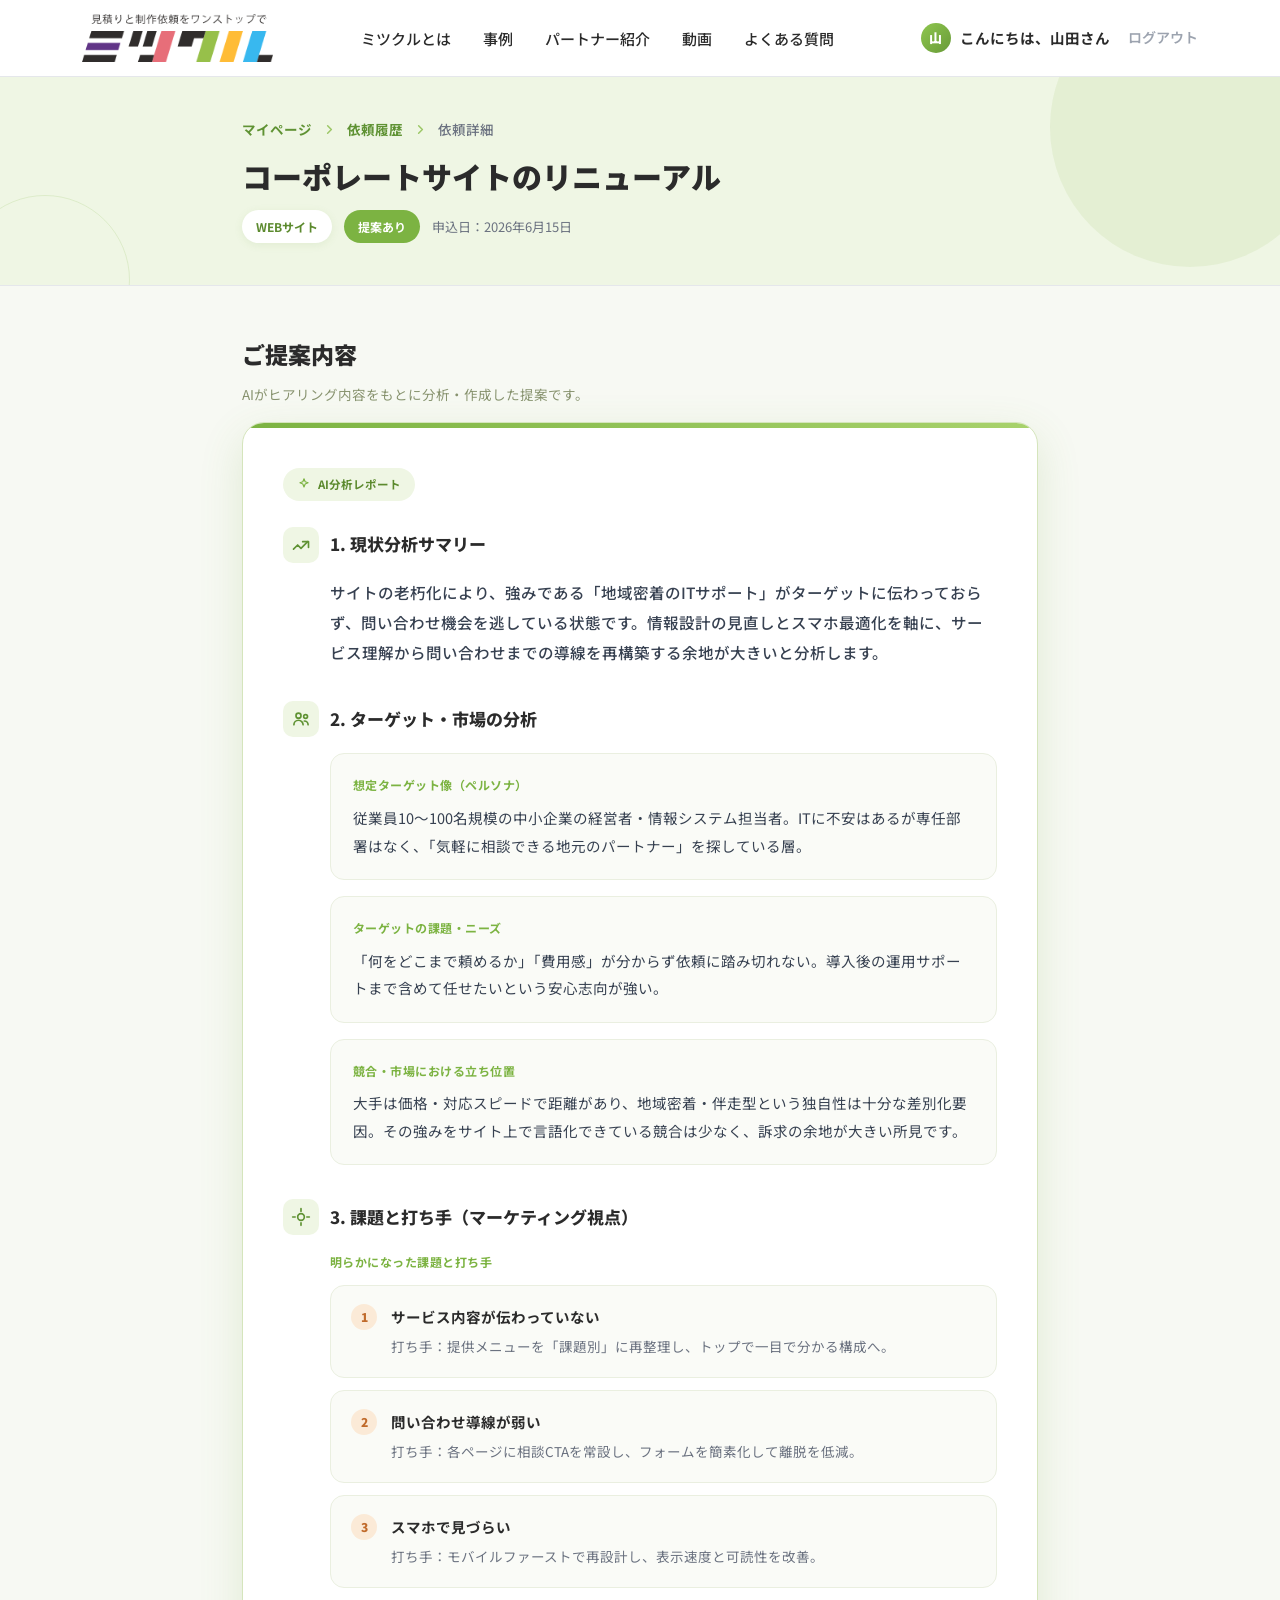
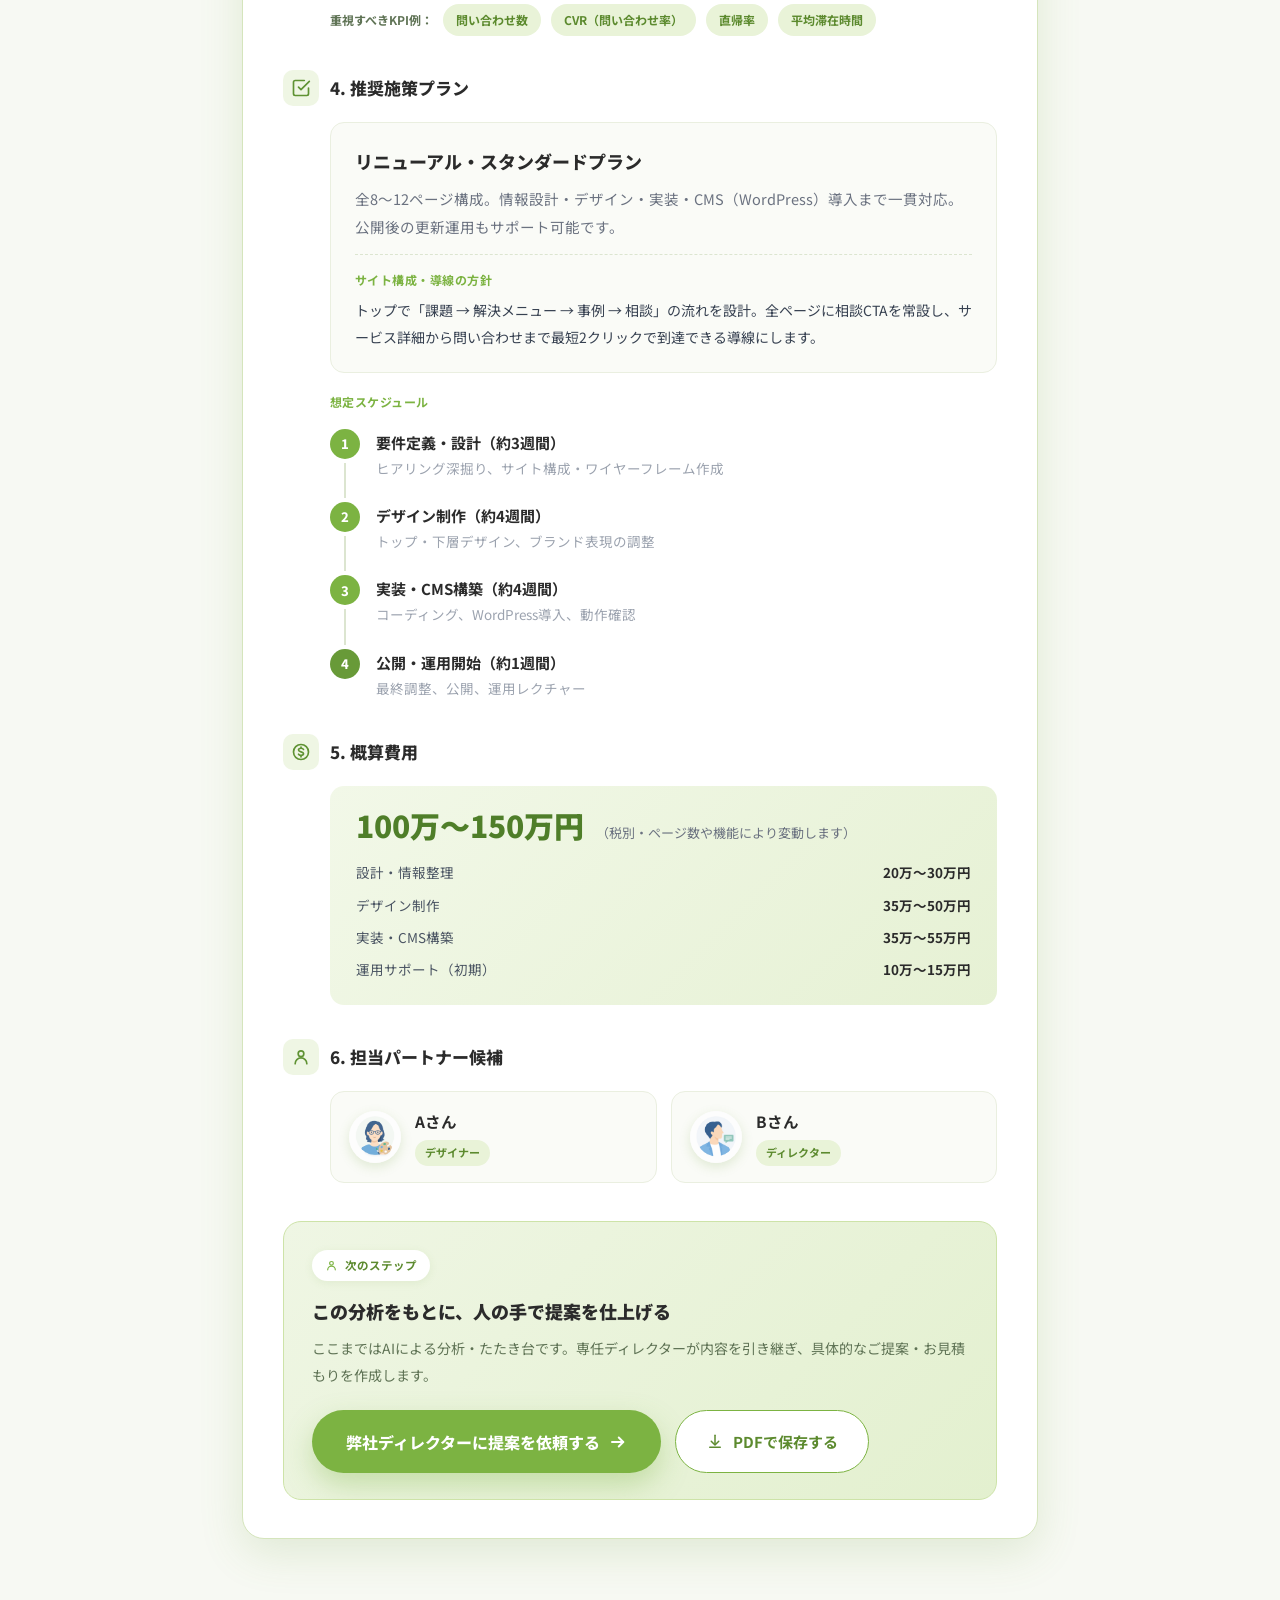
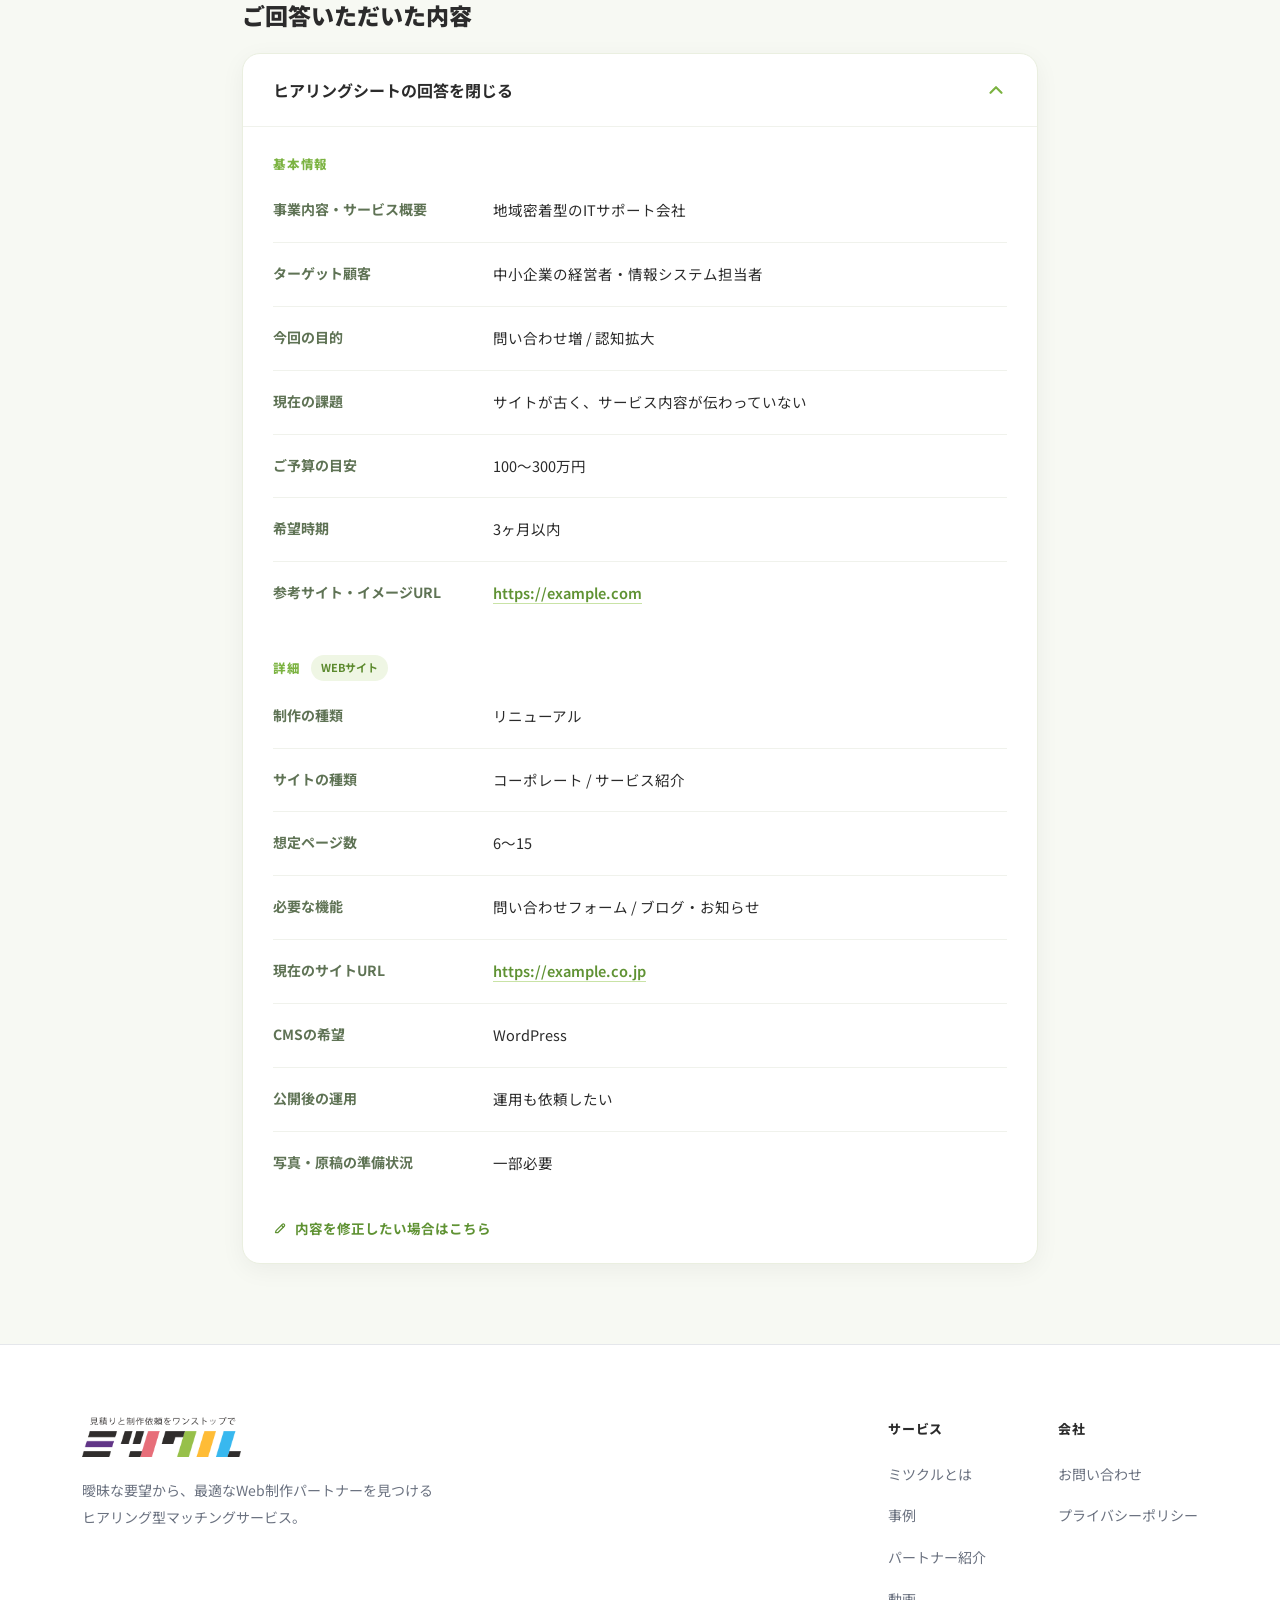
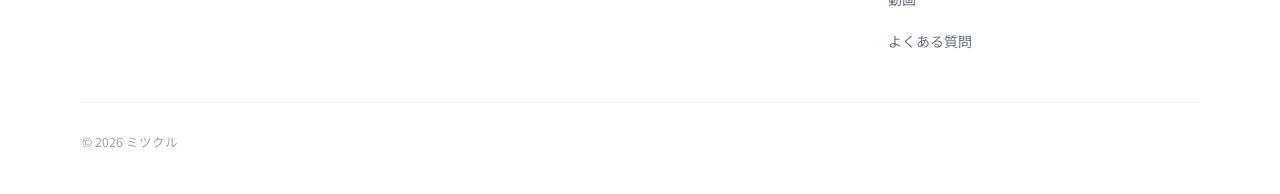
<file: request-detail.html>
<!DOCTYPE html>
<html lang="ja">
<head>
<meta charset="UTF-8">
<meta name="viewport" content="width=device-width, initial-scale=1.0">
<title>依頼詳細｜ミツクル</title>
<link rel="preconnect" href="https://fonts.googleapis.com">
<link rel="preconnect" href="https://fonts.gstatic.com" crossorigin>
<link href="https://fonts.googleapis.com/css2?family=Noto+Sans+JP:wght@400;500;700;900&display=swap" rel="stylesheet">
<link rel="stylesheet" href="new_styles.css">
<style>
.prop-actions { display: flex; flex-wrap: wrap; gap: 14px; }
.partner-cands { display: grid; grid-template-columns: repeat(2, 1fr); gap: 14px; }
.dl-row { display: grid; grid-template-columns: 200px 1fr; gap: 20px; padding: 18px 0; border-bottom: 1px solid #F0F2EC; }
.dl-row dt { margin: 0; font-size: 14px; font-weight: 700; color: #5F7355; }
.dl-row dd { margin: 0; font-size: 14.5px; color: #2B2B2B; line-height: 1.85; }
@media (max-width: 640px) {
    .partner-cands { grid-template-columns: 1fr; }
    .dl-row { grid-template-columns: 1fr; gap: 5px; padding: 14px 0; }
    .prop-actions a { width: 100%; justify-content: center; }
    .footer-grid { flex-direction: column; gap: 40px; }
    .footer-links { gap: 48px; }
  }
</style>
</head>
<body>
<div style="font-family: 'Noto Sans JP', sans-serif; color: #2B2B2B; background: #ffffff; line-height: 1.8; -webkit-font-smoothing: antialiased;">

  <!-- ============ HEADER（ログイン後）============ -->
  <header style="position: sticky; top: 0; z-index: 50; background: rgba(255,255,255,0.88); backdrop-filter: blur(10px); border-bottom: 1px solid #E5E7EB;">
    <div style="max-width: 1180px; margin: 0 auto; padding: 14px 32px; display: flex; align-items: center; justify-content: space-between; gap: 28px;">
      <a href="index.html" style="display: flex; align-items: center; text-decoration: none; flex: none;">
        <img src="assets/logo.png" alt="ミツクル — 見積りと制作依頼をワンストップで" style="height: 48px; width: auto; display: block;">
      </a>
      <nav class="gnav-desktop" style="display: flex; align-items: center; gap: 32px; font-size: 15px; font-weight: 500;">
        <a href="about.html" style="color: #2B2B2B; text-decoration: none; transition: color .18s ease;" style-hover="color: #7CB342;">ミツクルとは</a>
        <a href="cases.html" style="color: #2B2B2B; text-decoration: none; transition: color .18s ease;" style-hover="color: #7CB342;">事例</a>
        <a href="partners.html" style="color: #2B2B2B; text-decoration: none; transition: color .18s ease;" style-hover="color: #7CB342;">パートナー紹介</a>
        <a href="videos.html" style="color: #2B2B2B; text-decoration: none; transition: color .18s ease;" style-hover="color: #7CB342;">動画</a>
        <a href="index.html#faq" style="color: #2B2B2B; text-decoration: none; transition: color .18s ease;" style-hover="color: #7CB342;">よくある質問</a>
      </nav>
      <div class="gnav-actions" style="display: flex; align-items: center; gap: 18px; flex: none;">
        <a href="mypage.html" style="display: inline-flex; align-items: center; gap: 9px; font-size: 14.5px; font-weight: 700; color: #2B2B2B; text-decoration: none;">
          <span style="width: 30px; height: 30px; border-radius: 50%; background: linear-gradient(135deg, #8FC74F 0%, #689A38 100%); color: #ffffff; font-size: 13px; font-weight: 900; display: flex; align-items: center; justify-content: center;">山</span>
          こんにちは、山田さん
        </a>
        <a href="login.html" style="font-size: 14px; font-weight: 600; color: #9CA3AF; text-decoration: none; transition: color .18s ease;" style-hover="color: #7CB342;">ログアウト</a>
      </div>
      <button type="button" aria-label="メニューを開く" aria-expanded="false" class="gnav-burger" style="display: none; flex: none; width: 44px; height: 44px; align-items: center; justify-content: center; background: transparent; border: none; cursor: pointer; padding: 0;">
        <span style="position: relative; display: block; width: 24px; height: 18px;">
          <span style="position: absolute; left: 0; top: 0px; width: 24px; height: 2.5px; border-radius: 2px; background: #2B2B2B; transition: transform .25s ease, top .25s ease, opacity .2s ease; transform: rotate(0deg);"></span>
          <span style="position: absolute; left: 0; top: 8px; width: 24px; height: 2.5px; border-radius: 2px; background: #2B2B2B; transition: opacity .2s ease; opacity: 1;"></span>
          <span style="position: absolute; left: 0; top: 16px; width: 24px; height: 2.5px; border-radius: 2px; background: #2B2B2B; transition: transform .25s ease, top .25s ease; transform: rotate(0deg);"></span>
        </span>
      </button>
    </div>
    <div class="gnav-mobile" style="display: none; border-top: 1px solid #E5E7EB; background: #ffffff;">
      <nav style="max-width: 1180px; margin: 0 auto; padding: 12px 24px 24px; display: flex; flex-direction: column;">
        <a href="mypage.html" style="display: flex; align-items: center; gap: 10px; padding: 12px 6px 16px; font-size: 15px; font-weight: 700; color: #2B2B2B; text-decoration: none;">
          <span style="width: 30px; height: 30px; border-radius: 50%; background: linear-gradient(135deg, #8FC74F 0%, #689A38 100%); color: #ffffff; font-size: 13px; font-weight: 900; display: flex; align-items: center; justify-content: center;">山</span>
          こんにちは、山田さん
        </a>
        <a href="about.html" style="font-size: 16px; font-weight: 600; color: #2B2B2B; text-decoration: none; padding: 15px 6px; border-top: 1px solid #F0F2EC; transition: color .18s ease;" style-hover="color: #7CB342;">ミツクルとは</a>
        <a href="cases.html" style="font-size: 16px; font-weight: 600; color: #2B2B2B; text-decoration: none; padding: 15px 6px; border-bottom: 1px solid #F0F2EC; transition: color .18s ease;" style-hover="color: #7CB342;">事例</a>
        <a href="partners.html" style="font-size: 16px; font-weight: 600; color: #2B2B2B; text-decoration: none; padding: 15px 6px; border-bottom: 1px solid #F0F2EC; transition: color .18s ease;" style-hover="color: #7CB342;">パートナー紹介</a>
        <a href="videos.html" style="font-size: 16px; font-weight: 600; color: #2B2B2B; text-decoration: none; padding: 15px 6px; border-bottom: 1px solid #F0F2EC; transition: color .18s ease;" style-hover="color: #7CB342;">動画</a>
        <a href="index.html#faq" style="font-size: 16px; font-weight: 600; color: #2B2B2B; text-decoration: none; padding: 15px 6px; border-bottom: 1px solid #F0F2EC; transition: color .18s ease;" style-hover="color: #7CB342;">よくある質問</a>
        <a href="login.html" style="font-size: 16px; font-weight: 600; color: #9CA3AF; text-decoration: none; padding: 15px 6px; transition: color .18s ease;" style-hover="color: #7CB342;">ログアウト</a>
      </nav>
    </div>
  </header>

  <!-- ============ ページヘッダー ============ -->
  <section style="position: relative; overflow: hidden; background: #EFF6E4; border-bottom: 1px solid #E5E7EB;">
    <div style="position: absolute; top: -90px; right: -50px; width: 280px; height: 280px; border-radius: 50%; background: rgba(124,179,66,0.10); pointer-events: none;"></div>
    <div style="position: absolute; bottom: -80px; left: -40px; width: 170px; height: 170px; border-radius: 50%; border: 1.5px solid rgba(124,179,66,0.16); pointer-events: none;"></div>
    <div class="page-head" style="position: relative; z-index: 1; max-width: 860px; margin: 0 auto; padding: 44px 32px 48px;">
      <nav aria-label="パンくずリスト" style="display: flex; align-items: center; flex-wrap: wrap; gap: 10px; font-size: 13.5px; font-weight: 500; color: #6B7280; margin-bottom: 20px;">
        <a href="mypage.html" style="color: #5F9233; text-decoration: none; font-weight: 700;" style-hover="text-decoration: underline;">マイページ</a>
        <svg width="15" height="15" viewBox="0 0 24 24" fill="none" stroke="#9CC766" stroke-width="2.4" stroke-linecap="round" stroke-linejoin="round" aria-hidden="true"><polyline points="9 6 15 12 9 18"></polyline></svg>
        <a href="request-history.html" style="color: #5F9233; text-decoration: none; font-weight: 700;" style-hover="text-decoration: underline;">依頼履歴</a>
        <svg width="15" height="15" viewBox="0 0 24 24" fill="none" stroke="#9CC766" stroke-width="2.4" stroke-linecap="round" stroke-linejoin="round" aria-hidden="true"><polyline points="9 6 15 12 9 18"></polyline></svg>
        <span style="color: #6B7280;">依頼詳細</span>
      </nav>
      <h1 style="font-size: 30px; font-weight: 900; line-height: 1.45; margin: 0 0 16px;">コーポレートサイトのリニューアル</h1>
      <div style="display: flex; flex-wrap: wrap; align-items: center; gap: 12px;">
        <span style="font-size: 12px; font-weight: 700; color: #5C8A2E; background: #ffffff; border-radius: 9999px; padding: 6px 14px; box-shadow: 0 2px 8px rgba(104,154,56,0.10);">WEBサイト</span>
        <span style="font-size: 12px; font-weight: 700; color: #ffffff; background: #7CB342; border-radius: 9999px; padding: 6px 14px;">提案あり</span>
        <span style="font-size: 13px; color: #6B7280;">申込日：2026年6月15日</span>
      </div>
    </div>
  </section>

  <!-- ============ 本文 ============ -->
  <section style="background: #F7F9F3;">
    <div style="max-width: 860px; margin: 0 auto; padding: 48px 32px 80px;">

      <!-- ===== セクション1：ご提案内容（AI分析レポート） ===== -->
      <div style="margin-bottom: 16px;">
        <h2 style="font-size: 23px; font-weight: 900; margin: 0 0 6px;">ご提案内容</h2>
        <p style="font-size: 13.5px; color: #88936F; margin: 0;">AIがヒアリング内容をもとに分析・作成した提案です。</p>
      </div>

      <div style="position: relative; overflow: hidden; background: #ffffff; border: 1.5px solid #D5E5BC; border-radius: 22px; box-shadow: 0 14px 44px rgba(104,154,56,0.16); margin-bottom: 56px;">
        <div style="height: 5px; background: linear-gradient(90deg, #7CB342 0%, #A8D26C 100%);"></div>
        <div style="padding: 40px 40px 38px;">

          <!-- AIバッジ -->
          <div style="display: inline-flex; align-items: center; gap: 7px; font-size: 11.5px; font-weight: 700; color: #5C8A2E; background: #EFF6E4; border-radius: 9999px; padding: 6px 14px; margin-bottom: 26px;">
            <svg width="14" height="14" viewBox="0 0 24 24" fill="none" stroke="#7CB342" stroke-width="2" stroke-linecap="round" stroke-linejoin="round"><path d="M12 3 l2 5 l5 2 l-5 2 l-2 5 l-2 -5 l-5 -2 l5 -2 z"></path></svg>
            AI分析レポート
          </div>

          <!-- 1. 現状分析サマリー -->
          <div style="display: flex; align-items: center; gap: 11px; margin-bottom: 14px;">
            <span style="flex: none; width: 36px; height: 36px; border-radius: 10px; background: #EFF6E4; display: flex; align-items: center; justify-content: center;">
              <svg width="20" height="20" viewBox="0 0 24 24" fill="none" stroke="#5F9233" stroke-width="2" stroke-linecap="round" stroke-linejoin="round"><path d="M3 17 l5 -5 l4 4 l8 -8"></path><polyline points="14 8 21 8 21 15"></polyline></svg>
            </span>
            <h3 style="font-size: 17px; font-weight: 800; margin: 0;">1. 現状分析サマリー</h3>
          </div>
          <p style="font-size: 15.5px; color: #374151; line-height: 1.95; margin: 0 0 34px; padding-left: 47px; font-weight: 500;">サイトの老朽化により、強みである「地域密着のITサポート」がターゲットに伝わっておらず、問い合わせ機会を逃している状態です。情報設計の見直しとスマホ最適化を軸に、サービス理解から問い合わせまでの導線を再構築する余地が大きいと分析します。</p>

          <!-- 2. ターゲット・市場の分析 -->
          <div style="display: flex; align-items: center; gap: 11px; margin-bottom: 16px;">
            <span style="flex: none; width: 36px; height: 36px; border-radius: 10px; background: #EFF6E4; display: flex; align-items: center; justify-content: center;">
              <svg width="20" height="20" viewBox="0 0 24 24" fill="none" stroke="#5F9233" stroke-width="2" stroke-linecap="round" stroke-linejoin="round"><circle cx="9" cy="8" r="3"></circle><path d="M3.5 19 a5.5 5.5 0 0 1 11 0"></path><circle cx="17.5" cy="9" r="2.3"></circle><path d="M16 14.4 a4.6 4.6 0 0 1 4.5 4.6"></path></svg>
            </span>
            <h3 style="font-size: 17px; font-weight: 800; margin: 0;">2. ターゲット・市場の分析</h3>
          </div>
          <div style="padding-left: 47px; margin-bottom: 34px; display: flex; flex-direction: column; gap: 16px;">
            <div style="background: #FAFBF7; border: 1px solid #EAEFE0; border-radius: 14px; padding: 20px 22px;">
              <div style="font-size: 12px; font-weight: 700; color: #7CB342; letter-spacing: 0.04em; margin-bottom: 8px;">想定ターゲット像（ペルソナ）</div>
              <p style="font-size: 14.5px; color: #374151; line-height: 1.9; margin: 0;">従業員10〜100名規模の中小企業の経営者・情報システム担当者。ITに不安はあるが専任部署はなく、「気軽に相談できる地元のパートナー」を探している層。</p>
            </div>
            <div style="background: #FAFBF7; border: 1px solid #EAEFE0; border-radius: 14px; padding: 20px 22px;">
              <div style="font-size: 12px; font-weight: 700; color: #7CB342; letter-spacing: 0.04em; margin-bottom: 8px;">ターゲットの課題・ニーズ</div>
              <p style="font-size: 14.5px; color: #374151; line-height: 1.9; margin: 0;">「何をどこまで頼めるか」「費用感」が分からず依頼に踏み切れない。導入後の運用サポートまで含めて任せたいという安心志向が強い。</p>
            </div>
            <div style="background: #FAFBF7; border: 1px solid #EAEFE0; border-radius: 14px; padding: 20px 22px;">
              <div style="font-size: 12px; font-weight: 700; color: #7CB342; letter-spacing: 0.04em; margin-bottom: 8px;">競合・市場における立ち位置</div>
              <p style="font-size: 14.5px; color: #374151; line-height: 1.9; margin: 0;">大手は価格・対応スピードで距離があり、地域密着・伴走型という独自性は十分な差別化要因。その強みをサイト上で言語化できている競合は少なく、訴求の余地が大きい所見です。</p>
            </div>
          </div>

          <!-- 3. 課題と打ち手 -->
          <div style="display: flex; align-items: center; gap: 11px; margin-bottom: 16px;">
            <span style="flex: none; width: 36px; height: 36px; border-radius: 10px; background: #EFF6E4; display: flex; align-items: center; justify-content: center;">
              <svg width="20" height="20" viewBox="0 0 24 24" fill="none" stroke="#5F9233" stroke-width="2" stroke-linecap="round" stroke-linejoin="round"><circle cx="12" cy="12" r="4"></circle><path d="M12 2v3M12 19v3M2 12h3M19 12h3"></path></svg>
            </span>
            <h3 style="font-size: 17px; font-weight: 800; margin: 0;">3. 課題と打ち手（マーケティング視点）</h3>
          </div>
          <div style="padding-left: 47px; margin-bottom: 34px;">
            <div style="font-size: 12px; font-weight: 700; color: #7CB342; letter-spacing: 0.04em; margin-bottom: 12px;">明らかになった課題と打ち手</div>
            <div style="display: flex; flex-direction: column; gap: 12px;">
              <div style="display: flex; gap: 14px; align-items: flex-start; background: #FAFBF7; border: 1px solid #EAEFE0; border-radius: 14px; padding: 18px 20px;">
                <span style="flex: none; width: 26px; height: 26px; border-radius: 50%; background: #FBEAD7; color: #C06A2B; font-size: 12px; font-weight: 900; display: flex; align-items: center; justify-content: center;">1</span>
                <div>
                  <div style="font-size: 14.5px; font-weight: 700; margin-bottom: 4px;">サービス内容が伝わっていない</div>
                  <div style="font-size: 13.5px; color: #6B7280; line-height: 1.85;">打ち手：提供メニューを「課題別」に再整理し、トップで一目で分かる構成へ。</div>
                </div>
              </div>
              <div style="display: flex; gap: 14px; align-items: flex-start; background: #FAFBF7; border: 1px solid #EAEFE0; border-radius: 14px; padding: 18px 20px;">
                <span style="flex: none; width: 26px; height: 26px; border-radius: 50%; background: #FBEAD7; color: #C06A2B; font-size: 12px; font-weight: 900; display: flex; align-items: center; justify-content: center;">2</span>
                <div>
                  <div style="font-size: 14.5px; font-weight: 700; margin-bottom: 4px;">問い合わせ導線が弱い</div>
                  <div style="font-size: 13.5px; color: #6B7280; line-height: 1.85;">打ち手：各ページに相談CTAを常設し、フォームを簡素化して離脱を低減。</div>
                </div>
              </div>
              <div style="display: flex; gap: 14px; align-items: flex-start; background: #FAFBF7; border: 1px solid #EAEFE0; border-radius: 14px; padding: 18px 20px;">
                <span style="flex: none; width: 26px; height: 26px; border-radius: 50%; background: #FBEAD7; color: #C06A2B; font-size: 12px; font-weight: 900; display: flex; align-items: center; justify-content: center;">3</span>
                <div>
                  <div style="font-size: 14.5px; font-weight: 700; margin-bottom: 4px;">スマホで見づらい</div>
                  <div style="font-size: 13.5px; color: #6B7280; line-height: 1.85;">打ち手：モバイルファーストで再設計し、表示速度と可読性を改善。</div>
                </div>
              </div>
            </div>
            <div style="margin-top: 16px; display: flex; flex-wrap: wrap; align-items: center; gap: 10px;">
              <span style="font-size: 12px; font-weight: 700; color: #5F7355;">重視すべきKPI例：</span>
              <span style="font-size: 12px; font-weight: 700; color: #5C8A2E; background: #E9F3D8; border-radius: 9999px; padding: 5px 13px;">問い合わせ数</span>
              <span style="font-size: 12px; font-weight: 700; color: #5C8A2E; background: #E9F3D8; border-radius: 9999px; padding: 5px 13px;">CVR（問い合わせ率）</span>
              <span style="font-size: 12px; font-weight: 700; color: #5C8A2E; background: #E9F3D8; border-radius: 9999px; padding: 5px 13px;">直帰率</span>
              <span style="font-size: 12px; font-weight: 700; color: #5C8A2E; background: #E9F3D8; border-radius: 9999px; padding: 5px 13px;">平均滞在時間</span>
            </div>
          </div>

          <!-- 4. 推奨施策プラン -->
          <div style="display: flex; align-items: center; gap: 11px; margin-bottom: 16px;">
            <span style="flex: none; width: 36px; height: 36px; border-radius: 10px; background: #EFF6E4; display: flex; align-items: center; justify-content: center;">
              <svg width="20" height="20" viewBox="0 0 24 24" fill="none" stroke="#5F9233" stroke-width="2" stroke-linecap="round" stroke-linejoin="round"><polyline points="9 11 12 14 22 4"></polyline><path d="M21 12 v7 a2 2 0 0 1 -2 2 H5 a2 2 0 0 1 -2 -2 V5 a2 2 0 0 1 2 -2 h11"></path></svg>
            </span>
            <h3 style="font-size: 17px; font-weight: 800; margin: 0;">4. 推奨施策プラン</h3>
          </div>
          <div style="padding-left: 47px; margin-bottom: 34px;">
            <div style="background: #FAFBF7; border: 1px solid #EAEFE0; border-radius: 14px; padding: 22px 24px; margin-bottom: 18px;">
              <h4 style="font-size: 18px; font-weight: 800; margin: 0 0 8px;">リニューアル・スタンダードプラン</h4>
              <p style="font-size: 14.5px; color: #6B7280; line-height: 1.9; margin: 0 0 14px;">全8〜12ページ構成。情報設計・デザイン・実装・CMS（WordPress）導入まで一貫対応。公開後の更新運用もサポート可能です。</p>
              <div style="border-top: 1px dashed #DCE5D0; padding-top: 14px;">
                <div style="font-size: 12px; font-weight: 700; color: #7CB342; letter-spacing: 0.04em; margin-bottom: 6px;">サイト構成・導線の方針</div>
                <p style="font-size: 14px; color: #374151; line-height: 1.9; margin: 0;">トップで「課題 → 解決メニュー → 事例 → 相談」の流れを設計。全ページに相談CTAを常設し、サービス詳細から問い合わせまで最短2クリックで到達できる導線にします。</p>
              </div>
            </div>

            <div style="font-size: 12px; font-weight: 700; color: #7CB342; letter-spacing: 0.04em; margin-bottom: 16px;">想定スケジュール</div>
            <div style="display: flex; flex-direction: column; gap: 0;">
              <div style="display: flex; gap: 16px;">
                <div style="display: flex; flex-direction: column; align-items: center; flex: none;">
                  <span style="width: 30px; height: 30px; border-radius: 50%; background: #7CB342; color: #ffffff; font-size: 13px; font-weight: 800; display: flex; align-items: center; justify-content: center;">1</span>
                  <span style="width: 2px; flex: 1; background: #DCE5D0; margin: 4px 0;"></span>
                </div>
                <div style="padding-bottom: 22px;">
                  <div style="font-size: 15px; font-weight: 700;">要件定義・設計（約3週間）</div>
                  <div style="font-size: 13.5px; color: #9CA3AF;">ヒアリング深掘り、サイト構成・ワイヤーフレーム作成</div>
                </div>
              </div>
              <div style="display: flex; gap: 16px;">
                <div style="display: flex; flex-direction: column; align-items: center; flex: none;">
                  <span style="width: 30px; height: 30px; border-radius: 50%; background: #7CB342; color: #ffffff; font-size: 13px; font-weight: 800; display: flex; align-items: center; justify-content: center;">2</span>
                  <span style="width: 2px; flex: 1; background: #DCE5D0; margin: 4px 0;"></span>
                </div>
                <div style="padding-bottom: 22px;">
                  <div style="font-size: 15px; font-weight: 700;">デザイン制作（約4週間）</div>
                  <div style="font-size: 13.5px; color: #9CA3AF;">トップ・下層デザイン、ブランド表現の調整</div>
                </div>
              </div>
              <div style="display: flex; gap: 16px;">
                <div style="display: flex; flex-direction: column; align-items: center; flex: none;">
                  <span style="width: 30px; height: 30px; border-radius: 50%; background: #7CB342; color: #ffffff; font-size: 13px; font-weight: 800; display: flex; align-items: center; justify-content: center;">3</span>
                  <span style="width: 2px; flex: 1; background: #DCE5D0; margin: 4px 0;"></span>
                </div>
                <div style="padding-bottom: 22px;">
                  <div style="font-size: 15px; font-weight: 700;">実装・CMS構築（約4週間）</div>
                  <div style="font-size: 13.5px; color: #9CA3AF;">コーディング、WordPress導入、動作確認</div>
                </div>
              </div>
              <div style="display: flex; gap: 16px;">
                <div style="display: flex; flex-direction: column; align-items: center; flex: none;">
                  <span style="width: 30px; height: 30px; border-radius: 50%; background: #689A38; color: #ffffff; font-size: 13px; font-weight: 800; display: flex; align-items: center; justify-content: center;">4</span>
                </div>
                <div>
                  <div style="font-size: 15px; font-weight: 700;">公開・運用開始（約1週間）</div>
                  <div style="font-size: 13.5px; color: #9CA3AF;">最終調整、公開、運用レクチャー</div>
                </div>
              </div>
            </div>
          </div>

          <!-- 5. 概算費用 -->
          <div style="display: flex; align-items: center; gap: 11px; margin-bottom: 16px;">
            <span style="flex: none; width: 36px; height: 36px; border-radius: 10px; background: #EFF6E4; display: flex; align-items: center; justify-content: center;">
              <svg width="20" height="20" viewBox="0 0 24 24" fill="none" stroke="#5F9233" stroke-width="2" stroke-linecap="round" stroke-linejoin="round"><circle cx="12" cy="12" r="9"></circle><path d="M15 9 a3 2.2 0 0 0 -3 -1.5 c-2 0 -3 1 -3 2.2 c0 2.8 6 1.4 6 4.2 c0 1.2 -1.2 2.2 -3 2.2 a3 2.2 0 0 1 -3 -1.5"></path><path d="M12 6 v1.5 M12 16.5 v1.5"></path></svg>
            </span>
            <h3 style="font-size: 17px; font-weight: 800; margin: 0;">5. 概算費用</h3>
          </div>
          <div style="padding-left: 47px; margin-bottom: 34px;">
            <div style="background: linear-gradient(135deg, #F2F8E8 0%, #E6F1D4 100%); border-radius: 14px; padding: 24px 26px;">
              <div style="display: flex; align-items: baseline; gap: 12px; flex-wrap: wrap; margin-bottom: 16px;">
                <span style="font-size: 30px; font-weight: 900; color: #4F7E29; line-height: 1;">100万〜150万円</span>
                <span style="font-size: 13px; color: #6B7280;">（税別・ページ数や機能により変動します）</span>
              </div>
              <div style="display: flex; flex-direction: column; gap: 8px;">
                <div style="display: flex; justify-content: space-between; gap: 16px; font-size: 13.5px; color: #4B5563;"><span>設計・情報整理</span><span style="font-weight: 700; color: #2B2B2B;">20万〜30万円</span></div>
                <div style="display: flex; justify-content: space-between; gap: 16px; font-size: 13.5px; color: #4B5563;"><span>デザイン制作</span><span style="font-weight: 700; color: #2B2B2B;">35万〜50万円</span></div>
                <div style="display: flex; justify-content: space-between; gap: 16px; font-size: 13.5px; color: #4B5563;"><span>実装・CMS構築</span><span style="font-weight: 700; color: #2B2B2B;">35万〜55万円</span></div>
                <div style="display: flex; justify-content: space-between; gap: 16px; font-size: 13.5px; color: #4B5563;"><span>運用サポート（初期）</span><span style="font-weight: 700; color: #2B2B2B;">10万〜15万円</span></div>
              </div>
            </div>
          </div>

          <!-- 6. 担当パートナー候補 -->
          <div style="display: flex; align-items: center; gap: 11px; margin-bottom: 16px;">
            <span style="flex: none; width: 36px; height: 36px; border-radius: 10px; background: #EFF6E4; display: flex; align-items: center; justify-content: center;">
              <svg width="20" height="20" viewBox="0 0 24 24" fill="none" stroke="#5F9233" stroke-width="2" stroke-linecap="round" stroke-linejoin="round"><circle cx="12" cy="8" r="3.4"></circle><path d="M5 20 a7 7 0 0 1 14 0"></path></svg>
            </span>
            <h3 style="font-size: 17px; font-weight: 800; margin: 0;">6. 担当パートナー候補</h3>
          </div>
          <div style="padding-left: 47px; margin-bottom: 38px;">
            <div class="partner-cands">
              <div style="display: flex; align-items: center; gap: 14px; background: #FAFBF7; border: 1px solid #EAEFE0; border-radius: 14px; padding: 16px 18px;">
                <div style="flex: none; width: 52px; height: 52px; border-radius: 50%; overflow: hidden; box-shadow: 0 4px 12px rgba(104,154,56,0.18);">
                  <img src="assets/partner-designer.png" alt="Aさん" style="width: 100%; height: 100%; object-fit: cover; display: block;">
                </div>
                <div>
                  <div style="font-size: 15.5px; font-weight: 700;">Aさん</div>
                  <span style="display: inline-block; font-size: 11px; font-weight: 700; color: #5C8A2E; background: #E9F3D8; border-radius: 9999px; padding: 3px 10px; margin-top: 4px;">デザイナー</span>
                </div>
              </div>
              <div style="display: flex; align-items: center; gap: 14px; background: #FAFBF7; border: 1px solid #EAEFE0; border-radius: 14px; padding: 16px 18px;">
                <div style="flex: none; width: 52px; height: 52px; border-radius: 50%; overflow: hidden; box-shadow: 0 4px 12px rgba(104,154,56,0.18);">
                  <img src="assets/partner-director.png" alt="Bさん" style="width: 100%; height: 100%; object-fit: cover; display: block;">
                </div>
                <div>
                  <div style="font-size: 15.5px; font-weight: 700;">Bさん</div>
                  <span style="display: inline-block; font-size: 11px; font-weight: 700; color: #5C8A2E; background: #E9F3D8; border-radius: 9999px; padding: 3px 10px; margin-top: 4px;">ディレクター</span>
                </div>
              </div>
            </div>
          </div>

          <!-- アクション：ディレクター依頼を強調 -->
          <div style="position: relative; overflow: hidden; background: linear-gradient(135deg, #EFF6E4 0%, #E3F0CF 100%); border: 1.5px solid #CDE3A8; border-radius: 18px; padding: 28px 28px 26px;">
            <div style="display: inline-flex; align-items: center; gap: 7px; font-size: 11.5px; font-weight: 700; color: #5C8A2E; background: #ffffff; border-radius: 9999px; padding: 5px 13px; margin-bottom: 14px; box-shadow: 0 2px 8px rgba(104,154,56,0.10);">
              <svg width="13" height="13" viewBox="0 0 24 24" fill="none" stroke="#7CB342" stroke-width="2.2" stroke-linecap="round" stroke-linejoin="round"><circle cx="12" cy="8" r="3.4"></circle><path d="M5 20 a7 7 0 0 1 14 0"></path></svg>
              次のステップ
            </div>
            <h3 style="font-size: 18px; font-weight: 900; margin: 0 0 8px;">この分析をもとに、人の手で提案を仕上げる</h3>
            <p style="font-size: 14px; color: #5F7355; line-height: 1.9; margin: 0 0 22px;">ここまではAIによる分析・たたき台です。専任ディレクターが内容を引き継ぎ、具体的なご提案・お見積もりを作成します。</p>
            <div class="prop-actions">
              <a href="#" style="display: inline-flex; align-items: center; gap: 9px; background: #7CB342; color: #ffffff; font-size: 16px; font-weight: 800; text-decoration: none; padding: 17px 34px; border-radius: 9999px; box-shadow: 0 12px 28px rgba(124,179,66,0.34); transition: background .2s ease, transform .2s ease;" style-hover="background: #689A38; transform: translateY(-2px);">
                弊社ディレクターに提案を依頼する
                <svg width="18" height="18" viewBox="0 0 24 24" fill="none" stroke="currentColor" stroke-width="2.6" stroke-linecap="round" stroke-linejoin="round"><line x1="4" y1="12" x2="19" y2="12"></line><polyline points="13 6 19 12 13 18"></polyline></svg>
              </a>
              <a href="#" style="display: inline-flex; align-items: center; gap: 9px; background: #ffffff; color: #5C8A2E; font-size: 15px; font-weight: 700; text-decoration: none; padding: 17px 30px; border-radius: 9999px; border: 1.5px solid #7CB342; transition: background .2s ease, transform .2s ease;" style-hover="background: #F4F8EC; transform: translateY(-2px);">
                <svg width="18" height="18" viewBox="0 0 24 24" fill="none" stroke="currentColor" stroke-width="2" stroke-linecap="round" stroke-linejoin="round"><path d="M12 3 v12"></path><polyline points="7 11 12 16 17 11"></polyline><path d="M5 19 h14"></path></svg>
                PDFで保存する
              </a>
            </div>
          </div>

        </div>
      </div>

      <!-- ===== セクション2：ヒアリング回答内容 ===== -->
      <div style="margin-bottom: 16px;">
        <h2 style="font-size: 23px; font-weight: 900; margin: 0;">ご回答いただいた内容</h2>
      </div>

      <div style="background: #ffffff; border: 1px solid #EAEFE0; border-radius: 18px; box-shadow: 0 6px 24px rgba(0,0,0,0.05); overflow: hidden;">
        <button type="button" aria-expanded="true" style="width: 100%; display: flex; align-items: center; justify-content: space-between; gap: 16px; background: transparent; border: none; cursor: pointer; font-family: inherit; padding: 24px 30px; text-align: left;">
          <span style="font-size: 16px; font-weight: 700; color: #2B2B2B;">ヒアリングシートの回答を閉じる</span>
          <svg width="22" height="22" viewBox="0 0 24 24" fill="none" stroke="#7CB342" stroke-width="2.4" stroke-linecap="round" stroke-linejoin="round" style="flex: none; transform: rotate(180deg); transition: transform .25s ease;"><polyline points="6 9 12 15 18 9"></polyline></svg>
        </button>

        <div style="display: block; padding: 4px 30px 12px; border-top: 1px solid #F0F2EC;">

          <!-- 基本情報（共通）-->
          <div style="font-size: 12.5px; font-weight: 800; color: #7CB342; letter-spacing: 0.06em; margin: 22px 0 4px;">基本情報</div>
          <dl style="margin: 0;">
            <div class="dl-row"><dt>事業内容・サービス概要</dt><dd>地域密着型のITサポート会社</dd></div>
            <div class="dl-row"><dt>ターゲット顧客</dt><dd>中小企業の経営者・情報システム担当者</dd></div>
            <div class="dl-row"><dt>今回の目的</dt><dd>問い合わせ増 / 認知拡大</dd></div>
            <div class="dl-row"><dt>現在の課題</dt><dd>サイトが古く、サービス内容が伝わっていない</dd></div>
            <div class="dl-row"><dt>ご予算の目安</dt><dd>100〜300万円</dd></div>
            <div class="dl-row"><dt>希望時期</dt><dd>3ヶ月以内</dd></div>
            <div class="dl-row" style="border-bottom: none;"><dt>参考サイト・イメージURL</dt><dd><a href="#" style="color: #5F9233; font-weight: 600; text-decoration: none; border-bottom: 1.5px solid #C9E3A6;">https://example.com</a></dd></div>
          </dl>

          <!-- 詳細（WEBサイト）-->
          <div style="display: flex; align-items: center; gap: 10px; margin: 30px 0 4px;">
            <span style="font-size: 12.5px; font-weight: 800; color: #7CB342; letter-spacing: 0.06em;">詳細</span>
            <span style="font-size: 11px; font-weight: 700; color: #5C8A2E; background: #EFF6E4; border-radius: 9999px; padding: 3px 10px;">WEBサイト</span>
          </div>
          <dl style="margin: 0;">
            <div class="dl-row"><dt>制作の種類</dt><dd>リニューアル</dd></div>
            <div class="dl-row"><dt>サイトの種類</dt><dd>コーポレート / サービス紹介</dd></div>
            <div class="dl-row"><dt>想定ページ数</dt><dd>6〜15</dd></div>
            <div class="dl-row"><dt>必要な機能</dt><dd>問い合わせフォーム / ブログ・お知らせ</dd></div>
            <div class="dl-row"><dt>現在のサイトURL</dt><dd><a href="#" style="color: #5F9233; font-weight: 600; text-decoration: none; border-bottom: 1.5px solid #C9E3A6;">https://example.co.jp</a></dd></div>
            <div class="dl-row"><dt>CMSの希望</dt><dd>WordPress</dd></div>
            <div class="dl-row"><dt>公開後の運用</dt><dd>運用も依頼したい</dd></div>
            <div class="dl-row" style="border-bottom: none;"><dt>写真・原稿の準備状況</dt><dd>一部必要</dd></div>
          </dl>

          <div style="padding: 20px 0 8px;">
            <a href="hearing.html" style="display: inline-flex; align-items: center; gap: 7px; font-size: 13.5px; font-weight: 700; color: #5F9233; text-decoration: none;" style-hover="text-decoration: underline;">
              <svg width="15" height="15" viewBox="0 0 24 24" fill="none" stroke="currentColor" stroke-width="2" stroke-linecap="round" stroke-linejoin="round"><path d="M4 20 h4 L18 10 a2 2 0 0 0 -3 -3 L5 17 z"></path><line x1="13.5" y1="8.5" x2="16.5" y2="11.5"></line></svg>
              内容を修正したい場合はこちら
            </a>
          </div>
        </div>
      </div>

    </div>
  </section>

  <!-- ============ FOOTER（継承）============ -->
  <footer style="background: #ffffff; border-top: 1px solid #E5E7EB;">
    <div style="max-width: 1180px; margin: 0 auto; padding: 72px 32px 40px;">
      <div class="footer-grid">
        <div style="max-width: 360px;">
          <img src="assets/logo.png" alt="ミツクル" style="height: 40px; width: auto; display: block; margin-bottom: 20px;">
          <p style="font-size: 14px; color: #6B7280; line-height: 1.9; margin: 0;">曖昧な要望から、最適なWeb制作パートナーを見つけるヒアリング型マッチングサービス。</p>
        </div>
        <div class="footer-links">
          <div>
            <div style="font-size: 13px; font-weight: 800; letter-spacing: 0.06em; color: #2B2B2B; margin-bottom: 18px;">サービス</div>
            <ul style="list-style: none; margin: 0; padding: 0; display: flex; flex-direction: column; gap: 13px;">
              <li><a href="about.html" style="font-size: 14px; color: #6B7280; text-decoration: none; transition: color .18s ease;" style-hover="color: #7CB342;">ミツクルとは</a></li>
              <li><a href="cases.html" style="font-size: 14px; color: #6B7280; text-decoration: none; transition: color .18s ease;" style-hover="color: #7CB342;">事例</a></li>
              <li><a href="partners.html" style="font-size: 14px; color: #6B7280; text-decoration: none; transition: color .18s ease;" style-hover="color: #7CB342;">パートナー紹介</a></li>
              <li><a href="videos.html" style="font-size: 14px; color: #6B7280; text-decoration: none; transition: color .18s ease;" style-hover="color: #7CB342;">動画</a></li>
              <li><a href="index.html#faq" style="font-size: 14px; color: #6B7280; text-decoration: none; transition: color .18s ease;" style-hover="color: #7CB342;">よくある質問</a></li>
            </ul>
          </div>
          <div>
            <div style="font-size: 13px; font-weight: 800; letter-spacing: 0.06em; color: #2B2B2B; margin-bottom: 18px;">会社</div>
            <ul style="list-style: none; margin: 0; padding: 0; display: flex; flex-direction: column; gap: 13px;">
              <li><a href="#" style="font-size: 14px; color: #6B7280; text-decoration: none; transition: color .18s ease;" style-hover="color: #7CB342;">お問い合わせ</a></li>
              <li><a href="#" style="font-size: 14px; color: #6B7280; text-decoration: none; transition: color .18s ease;" style-hover="color: #7CB342;">プライバシーポリシー</a></li>
            </ul>
          </div>
        </div>
      </div>
      <div style="border-top: 1px solid #F0F2EC; margin-top: 48px; padding-top: 28px; font-size: 12.5px; color: #9CA3AF;">© 2026 ミツクル</div>
    </div>
  </footer>

</div>
<script src="script.js"></script>
</body>
</html>
</file>
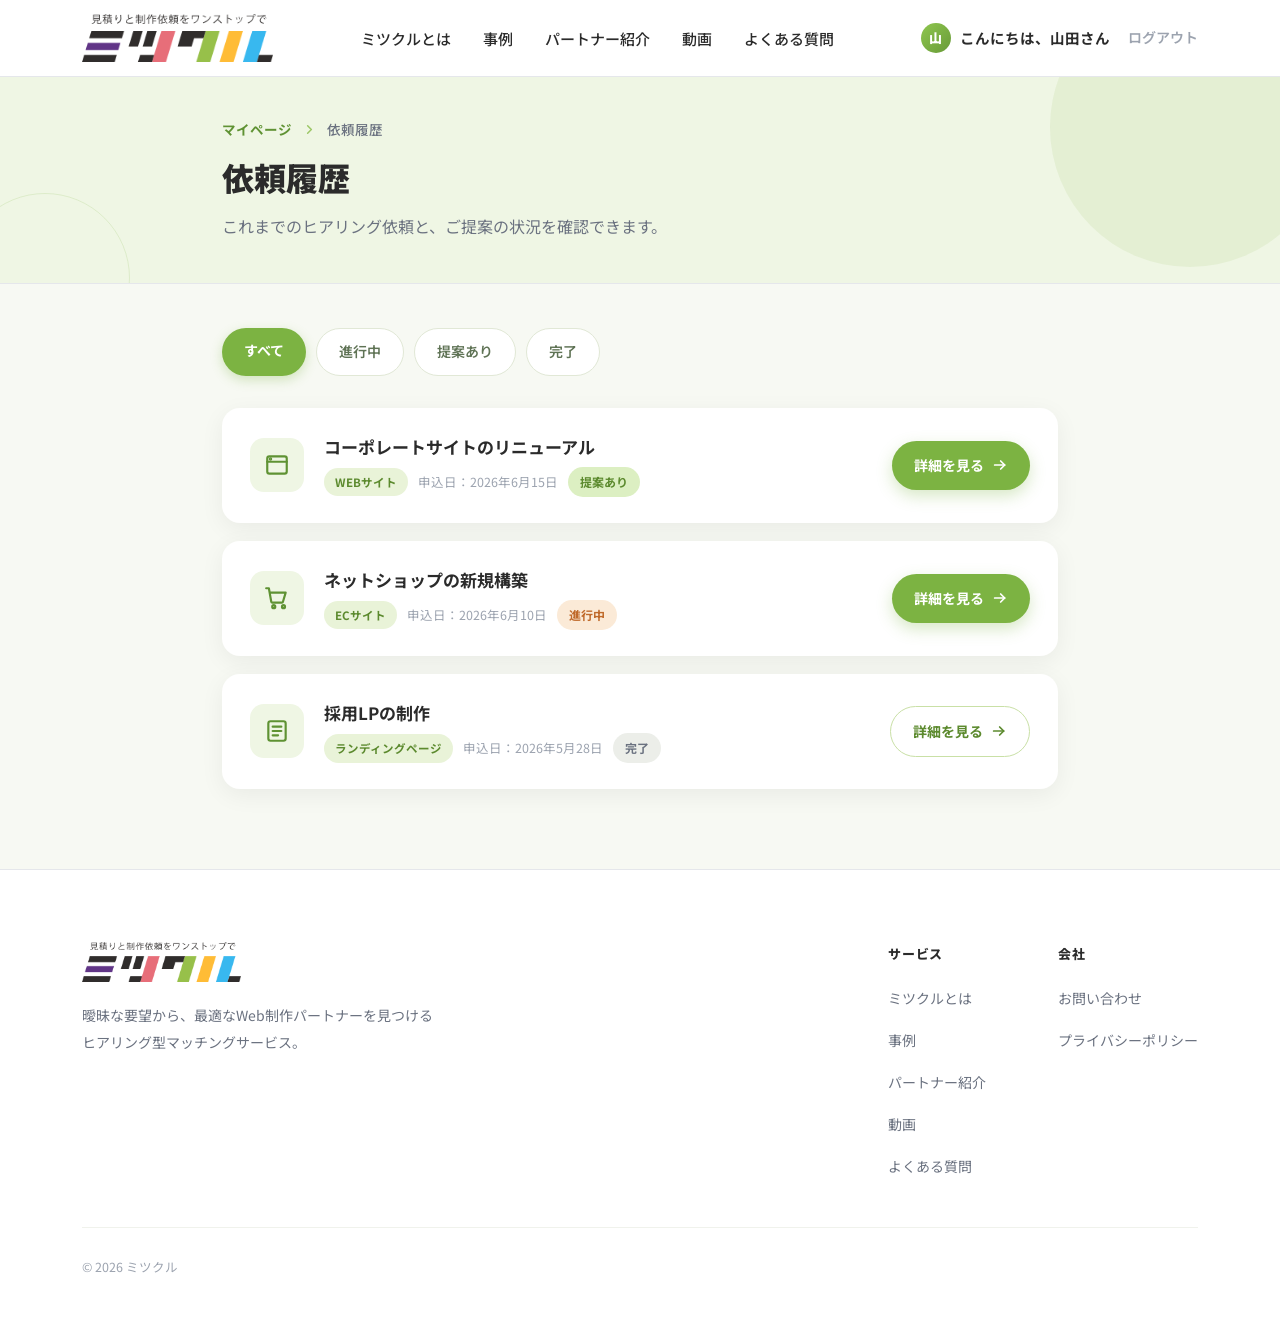
<file: request-history.html>
<!DOCTYPE html>
<html lang="ja">
<head>
<meta charset="UTF-8">
<meta name="viewport" content="width=device-width, initial-scale=1.0">
<title>依頼履歴｜ミツクル</title>
<link rel="preconnect" href="https://fonts.googleapis.com">
<link rel="preconnect" href="https://fonts.gstatic.com" crossorigin>
<link href="https://fonts.googleapis.com/css2?family=Noto+Sans+JP:wght@400;500;700;900&display=swap" rel="stylesheet">
<link rel="stylesheet" href="new_styles.css">
<style>
.tabbar { display: flex; flex-wrap: wrap; gap: 10px; }
.req-card { display: flex; align-items: center; gap: 22px; }
.req-main { display: flex; align-items: center; gap: 20px; flex: 1; min-width: 0; }
@media (max-width: 640px) {
    .req-card { flex-direction: column; align-items: stretch; gap: 18px; }
    .req-card .req-cta { width: 100%; justify-content: center; }
    .footer-grid { flex-direction: column; gap: 40px; }
    .footer-links { gap: 48px; }
  }
</style>
</head>
<body>
<div style="font-family: 'Noto Sans JP', sans-serif; color: #2B2B2B; background: #ffffff; line-height: 1.8; -webkit-font-smoothing: antialiased;">

  <!-- ============ HEADER（ログイン後）============ -->
  <header style="position: sticky; top: 0; z-index: 50; background: rgba(255,255,255,0.88); backdrop-filter: blur(10px); border-bottom: 1px solid #E5E7EB;">
    <div style="max-width: 1180px; margin: 0 auto; padding: 14px 32px; display: flex; align-items: center; justify-content: space-between; gap: 28px;">
      <a href="index.html" style="display: flex; align-items: center; text-decoration: none; flex: none;">
        <img src="assets/logo.png" alt="ミツクル — 見積りと制作依頼をワンストップで" style="height: 48px; width: auto; display: block;">
      </a>
      <nav class="gnav-desktop" style="display: flex; align-items: center; gap: 32px; font-size: 15px; font-weight: 500;">
        <a href="about.html" style="color: #2B2B2B; text-decoration: none; transition: color .18s ease;" style-hover="color: #7CB342;">ミツクルとは</a>
        <a href="cases.html" style="color: #2B2B2B; text-decoration: none; transition: color .18s ease;" style-hover="color: #7CB342;">事例</a>
        <a href="partners.html" style="color: #2B2B2B; text-decoration: none; transition: color .18s ease;" style-hover="color: #7CB342;">パートナー紹介</a>
        <a href="videos.html" style="color: #2B2B2B; text-decoration: none; transition: color .18s ease;" style-hover="color: #7CB342;">動画</a>
        <a href="index.html#faq" style="color: #2B2B2B; text-decoration: none; transition: color .18s ease;" style-hover="color: #7CB342;">よくある質問</a>
      </nav>
      <div class="gnav-actions" style="display: flex; align-items: center; gap: 18px; flex: none;">
        <a href="mypage.html" style="display: inline-flex; align-items: center; gap: 9px; font-size: 14.5px; font-weight: 700; color: #2B2B2B; text-decoration: none;">
          <span style="width: 30px; height: 30px; border-radius: 50%; background: linear-gradient(135deg, #8FC74F 0%, #689A38 100%); color: #ffffff; font-size: 13px; font-weight: 900; display: flex; align-items: center; justify-content: center;">山</span>
          こんにちは、山田さん
        </a>
        <a href="login.html" style="font-size: 14px; font-weight: 600; color: #9CA3AF; text-decoration: none; transition: color .18s ease;" style-hover="color: #7CB342;">ログアウト</a>
      </div>
      <button type="button" aria-label="メニューを開く" aria-expanded="false" class="gnav-burger" style="display: none; flex: none; width: 44px; height: 44px; align-items: center; justify-content: center; background: transparent; border: none; cursor: pointer; padding: 0;">
        <span style="position: relative; display: block; width: 24px; height: 18px;">
          <span style="position: absolute; left: 0; top: 0px; width: 24px; height: 2.5px; border-radius: 2px; background: #2B2B2B; transition: transform .25s ease, top .25s ease, opacity .2s ease; transform: rotate(0deg);"></span>
          <span style="position: absolute; left: 0; top: 8px; width: 24px; height: 2.5px; border-radius: 2px; background: #2B2B2B; transition: opacity .2s ease; opacity: 1;"></span>
          <span style="position: absolute; left: 0; top: 16px; width: 24px; height: 2.5px; border-radius: 2px; background: #2B2B2B; transition: transform .25s ease, top .25s ease; transform: rotate(0deg);"></span>
        </span>
      </button>
    </div>
    <div class="gnav-mobile" style="display: none; border-top: 1px solid #E5E7EB; background: #ffffff;">
      <nav style="max-width: 1180px; margin: 0 auto; padding: 12px 24px 24px; display: flex; flex-direction: column;">
        <a href="mypage.html" style="display: flex; align-items: center; gap: 10px; padding: 12px 6px 16px; font-size: 15px; font-weight: 700; color: #2B2B2B; text-decoration: none;">
          <span style="width: 30px; height: 30px; border-radius: 50%; background: linear-gradient(135deg, #8FC74F 0%, #689A38 100%); color: #ffffff; font-size: 13px; font-weight: 900; display: flex; align-items: center; justify-content: center;">山</span>
          こんにちは、山田さん
        </a>
        <a href="about.html" style="font-size: 16px; font-weight: 600; color: #2B2B2B; text-decoration: none; padding: 15px 6px; border-top: 1px solid #F0F2EC; transition: color .18s ease;" style-hover="color: #7CB342;">ミツクルとは</a>
        <a href="cases.html" style="font-size: 16px; font-weight: 600; color: #2B2B2B; text-decoration: none; padding: 15px 6px; border-bottom: 1px solid #F0F2EC; transition: color .18s ease;" style-hover="color: #7CB342;">事例</a>
        <a href="partners.html" style="font-size: 16px; font-weight: 600; color: #2B2B2B; text-decoration: none; padding: 15px 6px; border-bottom: 1px solid #F0F2EC; transition: color .18s ease;" style-hover="color: #7CB342;">パートナー紹介</a>
        <a href="videos.html" style="font-size: 16px; font-weight: 600; color: #2B2B2B; text-decoration: none; padding: 15px 6px; border-bottom: 1px solid #F0F2EC; transition: color .18s ease;" style-hover="color: #7CB342;">動画</a>
        <a href="index.html#faq" style="font-size: 16px; font-weight: 600; color: #2B2B2B; text-decoration: none; padding: 15px 6px; border-bottom: 1px solid #F0F2EC; transition: color .18s ease;" style-hover="color: #7CB342;">よくある質問</a>
        <a href="login.html" style="font-size: 16px; font-weight: 600; color: #9CA3AF; text-decoration: none; padding: 15px 6px; transition: color .18s ease;" style-hover="color: #7CB342;">ログアウト</a>
      </nav>
    </div>
  </header>

  <!-- ============ ページヘッダー（タイトル + パンくず）============ -->
  <section style="position: relative; overflow: hidden; background: #EFF6E4; border-bottom: 1px solid #E5E7EB;">
    <div style="position: absolute; top: -90px; right: -50px; width: 280px; height: 280px; border-radius: 50%; background: rgba(124,179,66,0.10); pointer-events: none;"></div>
    <div style="position: absolute; bottom: -80px; left: -40px; width: 170px; height: 170px; border-radius: 50%; border: 1.5px solid rgba(124,179,66,0.16); pointer-events: none;"></div>
    <div class="page-head" style="position: relative; z-index: 1; max-width: 900px; margin: 0 auto; padding: 48px 32px 50px;">
      <nav aria-label="パンくずリスト" style="display: flex; align-items: center; gap: 10px; font-size: 13.5px; font-weight: 500; color: #6B7280; margin-bottom: 20px;">
        <a href="mypage.html" style="color: #5F9233; text-decoration: none; font-weight: 700;" style-hover="text-decoration: underline;">マイページ</a>
        <svg width="15" height="15" viewBox="0 0 24 24" fill="none" stroke="#9CC766" stroke-width="2.4" stroke-linecap="round" stroke-linejoin="round" aria-hidden="true"><polyline points="9 6 15 12 9 18"></polyline></svg>
        <span style="color: #6B7280;">依頼履歴</span>
      </nav>
      <h1 style="font-size: 32px; font-weight: 900; line-height: 1.4; margin: 0 0 12px;">依頼履歴</h1>
      <p style="font-size: 16px; color: #6B7280; line-height: 1.9; margin: 0;">これまでのヒアリング依頼と、ご提案の状況を確認できます。</p>
    </div>
  </section>

  <!-- ============ 本文（タブ + リスト）============ -->
  <section style="background: #F7F9F3;">
    <div style="max-width: 900px; margin: 0 auto; padding: 44px 32px 80px;">

      <!-- 絞り込みタブ -->
      <div class="tabbar" style="margin-bottom: 32px;">
        <span style="font-size: 14px; font-weight: 700; color: #ffffff; background: #7CB342; padding: 10px 22px; border-radius: 9999px; box-shadow: 0 4px 12px rgba(124,179,66,0.30); cursor: pointer;">すべて</span>
        <span style="font-size: 14px; font-weight: 600; color: #5F7355; background: #ffffff; border: 1px solid #E1E8D6; padding: 10px 22px; border-radius: 9999px; cursor: pointer; transition: border-color .15s ease, color .15s ease;" style-hover="border-color: #BFD89B; color: #5C8A2E;">進行中</span>
        <span style="font-size: 14px; font-weight: 600; color: #5F7355; background: #ffffff; border: 1px solid #E1E8D6; padding: 10px 22px; border-radius: 9999px; cursor: pointer; transition: border-color .15s ease, color .15s ease;" style-hover="border-color: #BFD89B; color: #5C8A2E;">提案あり</span>
        <span style="font-size: 14px; font-weight: 600; color: #5F7355; background: #ffffff; border: 1px solid #E1E8D6; padding: 10px 22px; border-radius: 9999px; cursor: pointer; transition: border-color .15s ease, color .15s ease;" style-hover="border-color: #BFD89B; color: #5C8A2E;">完了</span>
      </div>

      <!-- リスト -->
      <div style="display: flex; flex-direction: column; gap: 18px;">

        <!-- 依頼1：提案あり -->
        <div class="req-card" style="background: #ffffff; border-radius: 18px; padding: 26px 28px; box-shadow: 0 6px 24px rgba(0,0,0,0.06); transition: box-shadow .28s ease, transform .28s ease;" style-hover="box-shadow: 0 16px 36px rgba(124,179,66,0.18); transform: translateY(-4px);">
          <div class="req-main">
            <div style="flex: none; width: 54px; height: 54px; border-radius: 14px; background: #EFF6E4; display: flex; align-items: center; justify-content: center;">
              <svg width="26" height="26" viewBox="0 0 24 24" fill="none" stroke="#5F9233" stroke-width="2" stroke-linecap="round" stroke-linejoin="round"><rect x="3" y="4" width="18" height="16" rx="2"></rect><line x1="3" y1="9" x2="21" y2="9"></line><circle cx="6" cy="6.5" r="0.6" fill="#5F9233"></circle></svg>
            </div>
            <div style="min-width: 0;">
              <h2 style="font-size: 17px; font-weight: 700; line-height: 1.5; margin: 0 0 8px;">コーポレートサイトのリニューアル</h2>
              <div style="display: flex; flex-wrap: wrap; align-items: center; gap: 10px;">
                <span style="font-size: 11.5px; font-weight: 700; color: #5C8A2E; background: #E9F3D8; border-radius: 9999px; padding: 4px 11px;">WEBサイト</span>
                <span style="font-size: 12.5px; color: #9CA3AF;">申込日：2026年6月15日</span>
                <span style="font-size: 12px; font-weight: 700; color: #5C8A2E; background: #DCEFC2; border-radius: 9999px; padding: 4px 12px;">提案あり</span>
              </div>
            </div>
          </div>
          <a href="request-detail.html" class="req-cta" style="flex: none; display: inline-flex; align-items: center; gap: 8px; background: #7CB342; color: #ffffff; font-size: 14px; font-weight: 700; text-decoration: none; padding: 12px 22px; border-radius: 9999px; box-shadow: 0 6px 16px rgba(124,179,66,0.30); transition: background .2s ease, transform .2s ease;" style-hover="background: #689A38; transform: translateY(-2px);">
            詳細を見る
            <svg width="16" height="16" viewBox="0 0 24 24" fill="none" stroke="currentColor" stroke-width="2.6" stroke-linecap="round" stroke-linejoin="round"><line x1="4" y1="12" x2="19" y2="12"></line><polyline points="13 6 19 12 13 18"></polyline></svg>
          </a>
        </div>

        <!-- 依頼2：進行中 -->
        <div class="req-card" style="background: #ffffff; border-radius: 18px; padding: 26px 28px; box-shadow: 0 6px 24px rgba(0,0,0,0.06); transition: box-shadow .28s ease, transform .28s ease;" style-hover="box-shadow: 0 16px 36px rgba(124,179,66,0.18); transform: translateY(-4px);">
          <div class="req-main">
            <div style="flex: none; width: 54px; height: 54px; border-radius: 14px; background: #EFF6E4; display: flex; align-items: center; justify-content: center;">
              <svg width="26" height="26" viewBox="0 0 24 24" fill="none" stroke="#5F9233" stroke-width="2" stroke-linecap="round" stroke-linejoin="round"><circle cx="9" cy="20" r="1.4"></circle><circle cx="18" cy="20" r="1.4"></circle><path d="M2 3 h2.5 l2.2 12.5 a1 1 0 0 0 1 0.8 h8.8 a1 1 0 0 0 1 -0.8 L20 7 H6"></path></svg>
            </div>
            <div style="min-width: 0;">
              <h2 style="font-size: 17px; font-weight: 700; line-height: 1.5; margin: 0 0 8px;">ネットショップの新規構築</h2>
              <div style="display: flex; flex-wrap: wrap; align-items: center; gap: 10px;">
                <span style="font-size: 11.5px; font-weight: 700; color: #5C8A2E; background: #E9F3D8; border-radius: 9999px; padding: 4px 11px;">ECサイト</span>
                <span style="font-size: 12.5px; color: #9CA3AF;">申込日：2026年6月10日</span>
                <span style="font-size: 12px; font-weight: 700; color: #C06A2B; background: #FBEAD7; border-radius: 9999px; padding: 4px 12px;">進行中</span>
              </div>
            </div>
          </div>
          <a href="request-detail.html" class="req-cta" style="flex: none; display: inline-flex; align-items: center; gap: 8px; background: #7CB342; color: #ffffff; font-size: 14px; font-weight: 700; text-decoration: none; padding: 12px 22px; border-radius: 9999px; box-shadow: 0 6px 16px rgba(124,179,66,0.30); transition: background .2s ease, transform .2s ease;" style-hover="background: #689A38; transform: translateY(-2px);">
            詳細を見る
            <svg width="16" height="16" viewBox="0 0 24 24" fill="none" stroke="currentColor" stroke-width="2.6" stroke-linecap="round" stroke-linejoin="round"><line x1="4" y1="12" x2="19" y2="12"></line><polyline points="13 6 19 12 13 18"></polyline></svg>
          </a>
        </div>

        <!-- 依頼3：完了 -->
        <div class="req-card" style="background: #ffffff; border-radius: 18px; padding: 26px 28px; box-shadow: 0 6px 24px rgba(0,0,0,0.06); transition: box-shadow .28s ease, transform .28s ease;" style-hover="box-shadow: 0 16px 36px rgba(124,179,66,0.18); transform: translateY(-4px);">
          <div class="req-main">
            <div style="flex: none; width: 54px; height: 54px; border-radius: 14px; background: #EFF6E4; display: flex; align-items: center; justify-content: center;">
              <svg width="26" height="26" viewBox="0 0 24 24" fill="none" stroke="#5F9233" stroke-width="2" stroke-linecap="round" stroke-linejoin="round"><rect x="4" y="3" width="16" height="18" rx="2"></rect><line x1="8" y1="8" x2="16" y2="8"></line><line x1="8" y1="12" x2="16" y2="12"></line><line x1="8" y1="16" x2="13" y2="16"></line></svg>
            </div>
            <div style="min-width: 0;">
              <h2 style="font-size: 17px; font-weight: 700; line-height: 1.5; margin: 0 0 8px;">採用LPの制作</h2>
              <div style="display: flex; flex-wrap: wrap; align-items: center; gap: 10px;">
                <span style="font-size: 11.5px; font-weight: 700; color: #5C8A2E; background: #E9F3D8; border-radius: 9999px; padding: 4px 11px;">ランディングページ</span>
                <span style="font-size: 12.5px; color: #9CA3AF;">申込日：2026年5月28日</span>
                <span style="font-size: 12px; font-weight: 700; color: #6B7280; background: #ECEEE9; border-radius: 9999px; padding: 4px 12px;">完了</span>
              </div>
            </div>
          </div>
          <a href="request-detail.html" class="req-cta" style="flex: none; display: inline-flex; align-items: center; gap: 8px; background: #ffffff; color: #5C8A2E; font-size: 14px; font-weight: 700; text-decoration: none; padding: 12px 22px; border-radius: 9999px; border: 1.5px solid #C9E0A6; transition: background .2s ease, transform .2s ease;" style-hover="background: #F4F8EC; transform: translateY(-2px);">
            詳細を見る
            <svg width="16" height="16" viewBox="0 0 24 24" fill="none" stroke="currentColor" stroke-width="2.6" stroke-linecap="round" stroke-linejoin="round"><line x1="4" y1="12" x2="19" y2="12"></line><polyline points="13 6 19 12 13 18"></polyline></svg>
          </a>
        </div>

      </div>

      <!-- 空状態（件数ゼロ時に表示する想定。今回は非表示）-->
      <div style="display: none; flex-direction: column; align-items: center; text-align: center; background: #ffffff; border: 1px dashed #D5E0C2; border-radius: 18px; padding: 64px 32px;">
        <div style="width: 64px; height: 64px; border-radius: 50%; background: #EFF6E4; display: flex; align-items: center; justify-content: center; margin-bottom: 20px;">
          <svg width="30" height="30" viewBox="0 0 24 24" fill="none" stroke="#9CC766" stroke-width="1.8" stroke-linecap="round" stroke-linejoin="round"><rect x="4" y="4" width="16" height="16" rx="2"></rect><line x1="8" y1="10" x2="16" y2="10"></line><line x1="8" y1="14" x2="13" y2="14"></line></svg>
        </div>
        <h3 style="font-size: 18px; font-weight: 700; margin: 0 0 10px;">まだ依頼がありません</h3>
        <p style="font-size: 14.5px; color: #6B7280; line-height: 1.9; margin: 0 0 26px;">ヒアリングシートに答えると、ここに依頼が表示されます。</p>
        <a href="hearing.html" style="display: inline-flex; align-items: center; gap: 9px; background: #7CB342; color: #ffffff; font-size: 15px; font-weight: 800; text-decoration: none; padding: 14px 30px; border-radius: 9999px; box-shadow: 0 8px 20px rgba(124,179,66,0.30); transition: background .2s ease;" style-hover="background: #689A38;">
          新しくヒアリングする
          <svg width="18" height="18" viewBox="0 0 24 24" fill="none" stroke="currentColor" stroke-width="2.6" stroke-linecap="round" stroke-linejoin="round"><line x1="4" y1="12" x2="19" y2="12"></line><polyline points="13 6 19 12 13 18"></polyline></svg>
        </a>
      </div>

    </div>
  </section>

  <!-- ============ FOOTER（継承）============ -->
  <footer style="background: #ffffff; border-top: 1px solid #E5E7EB;">
    <div style="max-width: 1180px; margin: 0 auto; padding: 72px 32px 40px;">
      <div class="footer-grid">
        <div style="max-width: 360px;">
          <img src="assets/logo.png" alt="ミツクル" style="height: 40px; width: auto; display: block; margin-bottom: 20px;">
          <p style="font-size: 14px; color: #6B7280; line-height: 1.9; margin: 0;">曖昧な要望から、最適なWeb制作パートナーを見つけるヒアリング型マッチングサービス。</p>
        </div>
        <div class="footer-links">
          <div>
            <div style="font-size: 13px; font-weight: 800; letter-spacing: 0.06em; color: #2B2B2B; margin-bottom: 18px;">サービス</div>
            <ul style="list-style: none; margin: 0; padding: 0; display: flex; flex-direction: column; gap: 13px;">
              <li><a href="about.html" style="font-size: 14px; color: #6B7280; text-decoration: none; transition: color .18s ease;" style-hover="color: #7CB342;">ミツクルとは</a></li>
              <li><a href="cases.html" style="font-size: 14px; color: #6B7280; text-decoration: none; transition: color .18s ease;" style-hover="color: #7CB342;">事例</a></li>
              <li><a href="partners.html" style="font-size: 14px; color: #6B7280; text-decoration: none; transition: color .18s ease;" style-hover="color: #7CB342;">パートナー紹介</a></li>
              <li><a href="videos.html" style="font-size: 14px; color: #6B7280; text-decoration: none; transition: color .18s ease;" style-hover="color: #7CB342;">動画</a></li>
              <li><a href="index.html#faq" style="font-size: 14px; color: #6B7280; text-decoration: none; transition: color .18s ease;" style-hover="color: #7CB342;">よくある質問</a></li>
            </ul>
          </div>
          <div>
            <div style="font-size: 13px; font-weight: 800; letter-spacing: 0.06em; color: #2B2B2B; margin-bottom: 18px;">会社</div>
            <ul style="list-style: none; margin: 0; padding: 0; display: flex; flex-direction: column; gap: 13px;">
              <li><a href="#" style="font-size: 14px; color: #6B7280; text-decoration: none; transition: color .18s ease;" style-hover="color: #7CB342;">お問い合わせ</a></li>
              <li><a href="#" style="font-size: 14px; color: #6B7280; text-decoration: none; transition: color .18s ease;" style-hover="color: #7CB342;">プライバシーポリシー</a></li>
            </ul>
          </div>
        </div>
      </div>
      <div style="border-top: 1px solid #F0F2EC; margin-top: 48px; padding-top: 28px; font-size: 12.5px; color: #9CA3AF;">© 2026 ミツクル</div>
    </div>
  </footer>

</div>
<script src="script.js"></script>
</body>
</html>
</file>
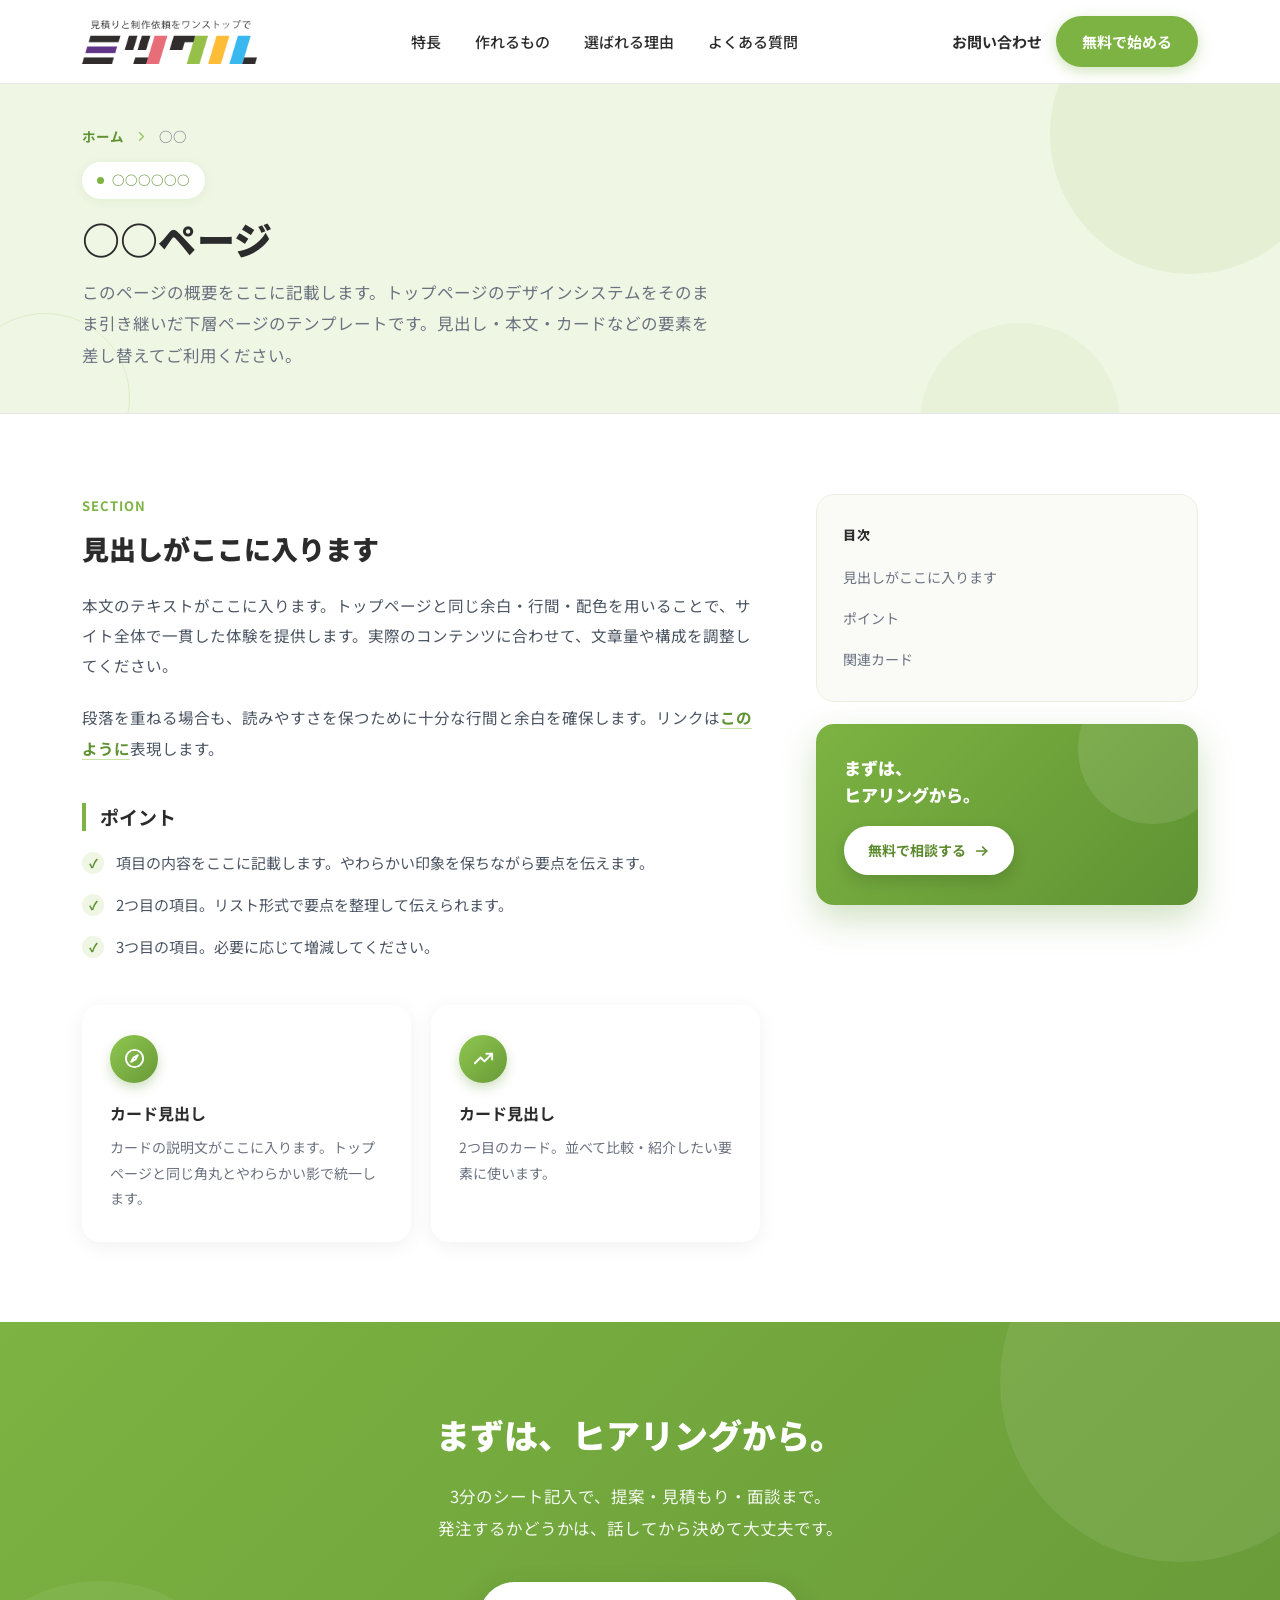
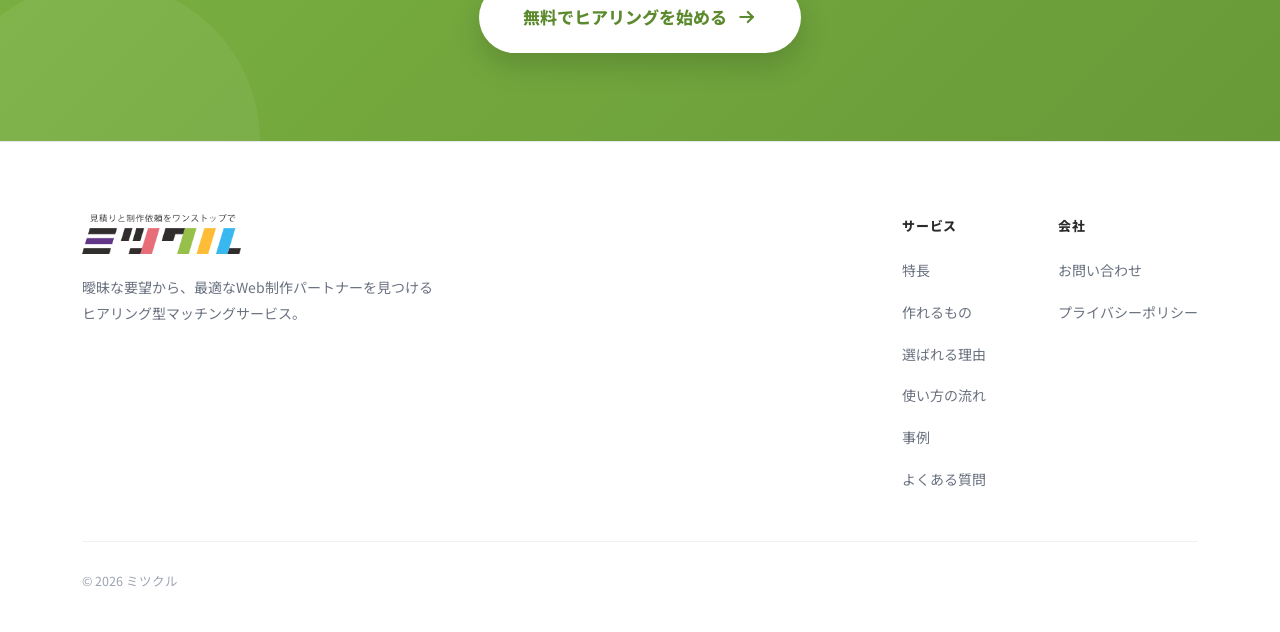
<file: template.html>
<!DOCTYPE html>
<html lang="ja">
<head>
<meta charset="UTF-8">
<meta name="viewport" content="width=device-width, initial-scale=1.0">
<title>下層ページ｜ミツクル</title>
<link rel="preconnect" href="https://fonts.googleapis.com">
<link rel="preconnect" href="https://fonts.gstatic.com" crossorigin>
<link href="https://fonts.googleapis.com/css2?family=Noto+Sans+JP:wght@400;500;700;900&display=swap" rel="stylesheet">
<link rel="stylesheet" href="new_styles.css">
<style>
.sub-grid { display: grid; grid-template-columns: 1.6fr 0.9fr; gap: 56px; align-items: start; }
@media (max-width: 880px) {
    .sub-grid { grid-template-columns: 1fr; gap: 40px; }
  }
</style>
</head>
<body>
<div style="font-family: 'Noto Sans JP', sans-serif; color: #2B2B2B; background: #ffffff; line-height: 1.8; -webkit-font-smoothing: antialiased;">

  <!-- ============ HEADER（トップページから継承）============ -->
  <header style="position: sticky; top: 0; z-index: 50; background: rgba(255,255,255,0.88); backdrop-filter: blur(10px); border-bottom: 1px solid #E5E7EB;">
    <div style="max-width: 1180px; margin: 0 auto; padding: 16px 32px; display: flex; align-items: center; justify-content: space-between; gap: 32px;">
      <a href="index.html" style="display: flex; align-items: center; text-decoration: none;">
        <img src="assets/logo.png" alt="ミツクル — 見積りと制作依頼をワンストップで" style="height: 44px; width: auto; display: block;">
      </a>
      <nav style="display: flex; align-items: center; gap: 34px; font-size: 15px; font-weight: 500;">
        <a href="#" style="color: #2B2B2B; text-decoration: none;">特長</a>
        <a href="#" style="color: #2B2B2B; text-decoration: none;">作れるもの</a>
        <a href="#" style="color: #2B2B2B; text-decoration: none;">選ばれる理由</a>
        <a href="index.html#faq" style="color: #2B2B2B; text-decoration: none;">よくある質問</a>
      </nav>
      <div style="display: flex; align-items: center; gap: 14px;">
        <a href="#" style="font-size: 15px; font-weight: 700; color: #2B2B2B; text-decoration: none;">お問い合わせ</a>
        <a href="hearing.html" style="font-size: 15px; font-weight: 700; color: #ffffff; background: #7CB342; padding: 12px 26px; border-radius: 9999px; text-decoration: none; box-shadow: 0 4px 14px rgba(124,179,66,0.35);" style-hover="background: #689A38;">無料で始める</a>
      </div>
    </div>
  </header>

  <!-- ============ ページヘッダー（タイトル + パンくず）============ -->
  <section style="position: relative; overflow: hidden; background: #EFF6E4; border-bottom: 1px solid #E5E7EB;">
    <div style="position: absolute; top: -90px; right: -50px; width: 280px; height: 280px; border-radius: 50%; background: rgba(124,179,66,0.10); pointer-events: none;"></div>
    <div style="position: absolute; bottom: -110px; right: 160px; width: 200px; height: 200px; border-radius: 50%; background: rgba(124,179,66,0.07); pointer-events: none;"></div>
    <div style="position: absolute; bottom: -70px; left: -40px; width: 170px; height: 170px; border-radius: 50%; border: 1.5px solid rgba(124,179,66,0.16); pointer-events: none;"></div>
    <div class="page-head" style="position: relative; z-index: 1; max-width: 1180px; margin: 0 auto; padding: 56px 32px 60px;">
      <!-- パンくず -->
      <nav aria-label="パンくずリスト" style="display: flex; align-items: center; gap: 10px; font-size: 13.5px; font-weight: 500; color: #6B7280; margin-bottom: 22px;">
        <a href="index.html" style="color: #5F9233; text-decoration: none; font-weight: 700;" style-hover="text-decoration: underline;">ホーム</a>
        <svg width="15" height="15" viewBox="0 0 24 24" fill="none" stroke="#9CC766" stroke-width="2.4" stroke-linecap="round" stroke-linejoin="round" aria-hidden="true"><polyline points="9 6 15 12 9 18"></polyline></svg>
        <span style="color: #6B7280;">○○</span>
      </nav>
      <div style="display: inline-flex; align-items: center; gap: 8px; background: #ffffff; color: #5C8A2E; font-size: 12.5px; font-weight: 700; padding: 7px 15px; border-radius: 9999px; margin-bottom: 18px; box-shadow: 0 2px 10px rgba(104,154,56,0.10);">
        <span style="width: 7px; height: 7px; border-radius: 50%; background: #7CB342;"></span>
        ○○○○○○
      </div>
      <h1 style="font-size: 38px; font-weight: 900; line-height: 1.45; letter-spacing: 0.005em; margin: 0 0 16px;">○○ページ</h1>
      <p style="font-size: 16.5px; color: #6B7280; line-height: 1.9; margin: 0; max-width: 640px;">このページの概要をここに記載します。トップページのデザインシステムをそのまま引き継いだ下層ページのテンプレートです。見出し・本文・カードなどの要素を差し替えてご利用ください。</p>
    </div>
  </section>

  <!-- ============ 本文 ============ -->
  <section style="background: #ffffff;">
    <div style="max-width: 1180px; margin: 0 auto; padding: 80px 32px;">
      <div class="sub-grid">

        <!-- 本文カラム -->
        <div>
          <div style="font-size: 13px; font-weight: 700; color: #7CB342; letter-spacing: 0.08em; margin-bottom: 12px;">SECTION</div>
          <h2 style="font-size: 27px; font-weight: 900; line-height: 1.5; margin: 0 0 20px;">見出しがここに入ります</h2>
          <p style="font-size: 15.5px; color: #4B5563; line-height: 1.95; margin: 0 0 22px;">本文のテキストがここに入ります。トップページと同じ余白・行間・配色を用いることで、サイト全体で一貫した体験を提供します。実際のコンテンツに合わせて、文章量や構成を調整してください。</p>
          <p style="font-size: 15.5px; color: #4B5563; line-height: 1.95; margin: 0 0 40px;">段落を重ねる場合も、読みやすさを保つために十分な行間と余白を確保します。リンクは<a href="#" style="color: #5F9233; font-weight: 700; text-decoration: none; border-bottom: 1.5px solid #C9E3A6;" style-hover="border-color: #7CB342;">このように</a>表現します。</p>

          <!-- 小見出し + リスト -->
          <h3 style="font-size: 19px; font-weight: 700; line-height: 1.5; margin: 0 0 18px; padding-left: 14px; border-left: 4px solid #7CB342;">ポイント</h3>
          <ul style="list-style: none; margin: 0 0 44px; padding: 0; display: flex; flex-direction: column; gap: 14px;">
            <li style="display: flex; align-items: flex-start; gap: 12px; font-size: 15px; color: #4B5563; line-height: 1.85;">
              <span style="flex: none; margin-top: 3px; width: 22px; height: 22px; border-radius: 50%; background: #EFF6E4; color: #5F9233; display: flex; align-items: center; justify-content: center; font-size: 12px; font-weight: 900;">✓</span>
              <span>項目の内容をここに記載します。やわらかい印象を保ちながら要点を伝えます。</span>
            </li>
            <li style="display: flex; align-items: flex-start; gap: 12px; font-size: 15px; color: #4B5563; line-height: 1.85;">
              <span style="flex: none; margin-top: 3px; width: 22px; height: 22px; border-radius: 50%; background: #EFF6E4; color: #5F9233; display: flex; align-items: center; justify-content: center; font-size: 12px; font-weight: 900;">✓</span>
              <span>2つ目の項目。リスト形式で要点を整理して伝えられます。</span>
            </li>
            <li style="display: flex; align-items: flex-start; gap: 12px; font-size: 15px; color: #4B5563; line-height: 1.85;">
              <span style="flex: none; margin-top: 3px; width: 22px; height: 22px; border-radius: 50%; background: #EFF6E4; color: #5F9233; display: flex; align-items: center; justify-content: center; font-size: 12px; font-weight: 900;">✓</span>
              <span>3つ目の項目。必要に応じて増減してください。</span>
            </li>
          </ul>

          <!-- カード 2列 -->
          <div style="display: grid; grid-template-columns: repeat(2, 1fr); gap: 20px;">
            <div style="position: relative; overflow: hidden; background: #ffffff; border-radius: 18px; padding: 30px 28px; box-shadow: 0 4px 20px rgba(0,0,0,0.06); transition: box-shadow .28s ease, transform .28s ease;" style-hover="box-shadow: 0 16px 36px rgba(124,179,66,0.20); transform: translateY(-4px);">
              <div style="width: 48px; height: 48px; border-radius: 50%; background: linear-gradient(135deg, #8FC74F 0%, #689A38 100%); box-shadow: 0 5px 12px rgba(104,154,56,0.30); display: flex; align-items: center; justify-content: center; margin-bottom: 18px;">
                <svg width="23" height="23" viewBox="0 0 24 24" fill="none" stroke="#ffffff" stroke-width="2" stroke-linecap="round" stroke-linejoin="round"><circle cx="12" cy="12" r="9"></circle><polygon points="15.5 8.5 13 13 8.5 15.5 11 11"></polygon></svg>
              </div>
              <h4 style="font-size: 16px; font-weight: 700; line-height: 1.5; margin: 0 0 10px;">カード見出し</h4>
              <p style="font-size: 14px; color: #6B7280; line-height: 1.85; margin: 0;">カードの説明文がここに入ります。トップページと同じ角丸とやわらかい影で統一します。</p>
            </div>
            <div style="position: relative; overflow: hidden; background: #ffffff; border-radius: 18px; padding: 30px 28px; box-shadow: 0 4px 20px rgba(0,0,0,0.06); transition: box-shadow .28s ease, transform .28s ease;" style-hover="box-shadow: 0 16px 36px rgba(124,179,66,0.20); transform: translateY(-4px);">
              <div style="width: 48px; height: 48px; border-radius: 50%; background: linear-gradient(135deg, #8FC74F 0%, #689A38 100%); box-shadow: 0 5px 12px rgba(104,154,56,0.30); display: flex; align-items: center; justify-content: center; margin-bottom: 18px;">
                <svg width="23" height="23" viewBox="0 0 24 24" fill="none" stroke="#ffffff" stroke-width="2" stroke-linecap="round" stroke-linejoin="round"><polyline points="3 17 9 11 13 15 21 7"></polyline><polyline points="15 7 21 7 21 13"></polyline></svg>
              </div>
              <h4 style="font-size: 16px; font-weight: 700; line-height: 1.5; margin: 0 0 10px;">カード見出し</h4>
              <p style="font-size: 14px; color: #6B7280; line-height: 1.85; margin: 0;">2つ目のカード。並べて比較・紹介したい要素に使います。</p>
            </div>
          </div>
        </div>

        <!-- サイドバー -->
        <aside style="position: sticky; top: 96px; display: flex; flex-direction: column; gap: 22px;">
          <div style="background: #FAFBF7; border: 1px solid #EAEFE0; border-radius: 18px; padding: 28px 26px;">
            <div style="font-size: 13px; font-weight: 800; letter-spacing: 0.06em; color: #2B2B2B; margin-bottom: 16px;">目次</div>
            <ul style="list-style: none; margin: 0; padding: 0; display: flex; flex-direction: column; gap: 12px;">
              <li><a href="#" style="font-size: 14px; color: #6B7280; text-decoration: none;" style-hover="color: #7CB342;">見出しがここに入ります</a></li>
              <li><a href="#" style="font-size: 14px; color: #6B7280; text-decoration: none;" style-hover="color: #7CB342;">ポイント</a></li>
              <li><a href="#" style="font-size: 14px; color: #6B7280; text-decoration: none;" style-hover="color: #7CB342;">関連カード</a></li>
            </ul>
          </div>

          <div style="position: relative; overflow: hidden; background: linear-gradient(135deg, #7CB342 0%, #5F9233 100%); border-radius: 18px; padding: 30px 28px; box-shadow: 0 14px 34px rgba(104,154,56,0.30);">
            <div style="position: absolute; top: -50px; right: -30px; width: 150px; height: 150px; border-radius: 50%; background: rgba(255,255,255,0.10); pointer-events: none;"></div>
            <p style="position: relative; z-index: 1; font-size: 17px; font-weight: 900; line-height: 1.6; color: #ffffff; margin: 0 0 18px;">まずは、<br>ヒアリングから。</p>
            <a href="#" style="position: relative; z-index: 1; display: inline-flex; align-items: center; gap: 8px; font-size: 14px; font-weight: 700; color: #5C8A2E; background: #ffffff; padding: 12px 24px; border-radius: 9999px; text-decoration: none; box-shadow: 0 6px 16px rgba(0,0,0,0.14);" style-hover="transform: translateY(-2px);">
              無料で相談する
              <svg width="16" height="16" viewBox="0 0 24 24" fill="none" stroke="currentColor" stroke-width="2.6" stroke-linecap="round" stroke-linejoin="round"><line x1="4" y1="12" x2="19" y2="12"></line><polyline points="13 6 19 12 13 18"></polyline></svg>
            </a>
          </div>
        </aside>

      </div>
    </div>
  </section>

  <!-- ============ 末尾CTA（トップページから継承）============ -->
  <section style="position: relative; overflow: hidden; background: linear-gradient(135deg, #7CB342 0%, #689A38 100%);">
    <div style="position: absolute; top: -120px; right: -80px; width: 360px; height: 360px; border-radius: 50%; background: rgba(255,255,255,0.08); pointer-events: none;"></div>
    <div style="position: absolute; bottom: -160px; left: -60px; width: 320px; height: 320px; border-radius: 50%; background: rgba(255,255,255,0.06); pointer-events: none;"></div>
    <div style="position: relative; z-index: 1; max-width: 760px; margin: 0 auto; padding: 88px 32px; text-align: center;">
      <h2 style="font-size: 34px; font-weight: 900; line-height: 1.45; color: #ffffff; margin: 0 0 20px;">まずは、ヒアリングから。</h2>
      <p style="font-size: 16.5px; line-height: 1.95; color: rgba(255,255,255,0.92); margin: 0 0 38px;">3分のシート記入で、提案・見積もり・面談まで。<br>発注するかどうかは、話してから決めて大丈夫です。</p>
      <a href="#" style="display: inline-flex; align-items: center; gap: 10px; background: #ffffff; color: #5C8A2E; font-size: 17px; font-weight: 800; text-decoration: none; padding: 20px 44px; border-radius: 9999px; box-shadow: 0 12px 30px rgba(0,0,0,0.16); transition: transform .2s ease, box-shadow .2s ease;" style-hover="transform: translateY(-3px); box-shadow: 0 18px 40px rgba(0,0,0,0.22);">
        無料でヒアリングを始める
        <svg width="20" height="20" viewBox="0 0 24 24" fill="none" stroke="currentColor" stroke-width="2.6" stroke-linecap="round" stroke-linejoin="round"><line x1="4" y1="12" x2="19" y2="12"></line><polyline points="13 6 19 12 13 18"></polyline></svg>
      </a>
    </div>
  </section>

  <!-- ============ FOOTER（トップページから継承）============ -->
  <footer style="background: #ffffff; border-top: 1px solid #E5E7EB;">
    <div style="max-width: 1180px; margin: 0 auto; padding: 72px 32px 40px;">
      <div class="footer-grid">

        <div style="max-width: 360px;">
          <img src="assets/logo.png" alt="ミツクル" style="height: 40px; width: auto; display: block; margin-bottom: 20px;">
          <p style="font-size: 14px; color: #6B7280; line-height: 1.9; margin: 0;">曖昧な要望から、最適なWeb制作パートナーを見つけるヒアリング型マッチングサービス。</p>
        </div>

        <div class="footer-links">
          <div>
            <div style="font-size: 13px; font-weight: 800; letter-spacing: 0.06em; color: #2B2B2B; margin-bottom: 18px;">サービス</div>
            <ul style="list-style: none; margin: 0; padding: 0; display: flex; flex-direction: column; gap: 13px;">
              <li><a href="#" style="font-size: 14px; color: #6B7280; text-decoration: none; transition: color .18s ease;" style-hover="color: #7CB342;">特長</a></li>
              <li><a href="#" style="font-size: 14px; color: #6B7280; text-decoration: none; transition: color .18s ease;" style-hover="color: #7CB342;">作れるもの</a></li>
              <li><a href="#" style="font-size: 14px; color: #6B7280; text-decoration: none; transition: color .18s ease;" style-hover="color: #7CB342;">選ばれる理由</a></li>
              <li><a href="#" style="font-size: 14px; color: #6B7280; text-decoration: none; transition: color .18s ease;" style-hover="color: #7CB342;">使い方の流れ</a></li>
              <li><a href="cases.html" style="font-size: 14px; color: #6B7280; text-decoration: none; transition: color .18s ease;" style-hover="color: #7CB342;">事例</a></li>
              <li><a href="index.html#faq" style="font-size: 14px; color: #6B7280; text-decoration: none; transition: color .18s ease;" style-hover="color: #7CB342;">よくある質問</a></li>
            </ul>
          </div>
          <div>
            <div style="font-size: 13px; font-weight: 800; letter-spacing: 0.06em; color: #2B2B2B; margin-bottom: 18px;">会社</div>
            <ul style="list-style: none; margin: 0; padding: 0; display: flex; flex-direction: column; gap: 13px;">
              <li><a href="#" style="font-size: 14px; color: #6B7280; text-decoration: none; transition: color .18s ease;" style-hover="color: #7CB342;">お問い合わせ</a></li>
              <li><a href="#" style="font-size: 14px; color: #6B7280; text-decoration: none; transition: color .18s ease;" style-hover="color: #7CB342;">プライバシーポリシー</a></li>
            </ul>
          </div>
        </div>

      </div>

      <div style="border-top: 1px solid #F0F2EC; margin-top: 48px; padding-top: 28px; font-size: 12.5px; color: #9CA3AF;">© 2026 ミツクル</div>
    </div>
  </footer>

</div>
<script src="script.js"></script>
</body>
</html>
</file>
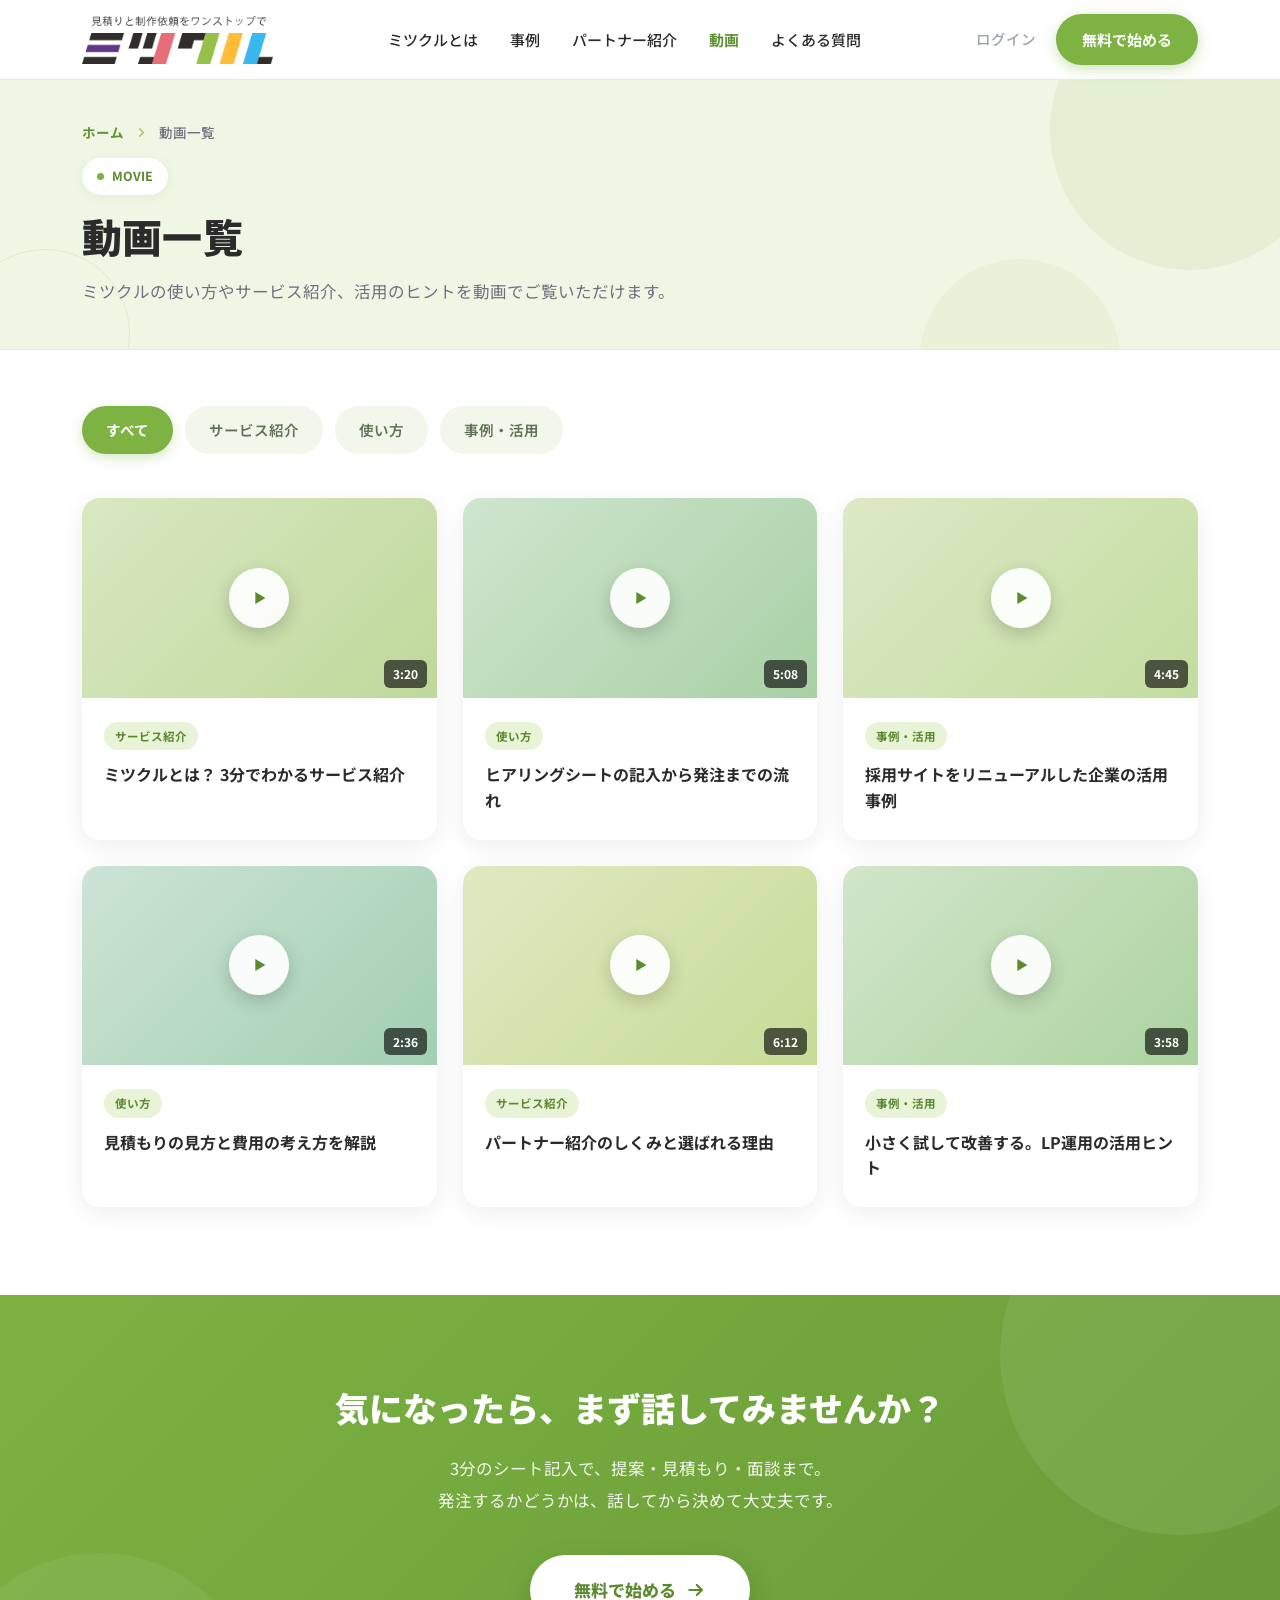
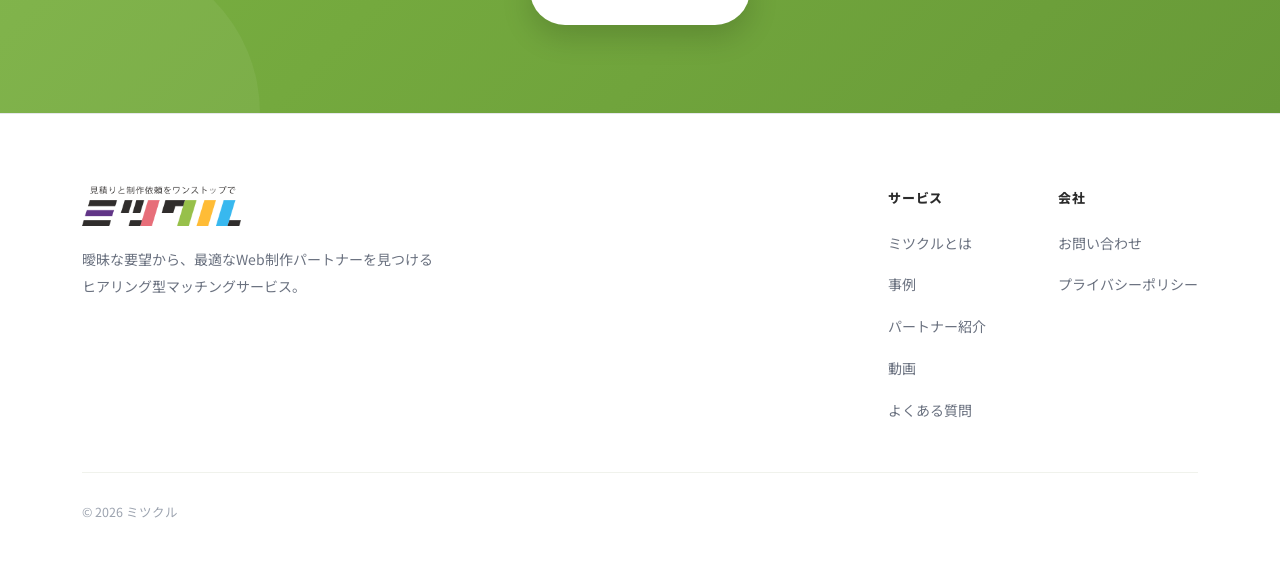
<file: videos.html>
<!DOCTYPE html>
<html lang="ja">
<head>
<meta charset="UTF-8">
<meta name="viewport" content="width=device-width, initial-scale=1.0">
<title>動画一覧｜ミツクル</title>
<link rel="preconnect" href="https://fonts.googleapis.com">
<link rel="preconnect" href="https://fonts.gstatic.com" crossorigin>
<link href="https://fonts.googleapis.com/css2?family=Noto+Sans+JP:wght@400;500;700;900&display=swap" rel="stylesheet">
<link rel="stylesheet" href="new_styles.css">
<style>
.video-grid { display: grid; grid-template-columns: repeat(3, 1fr); gap: 26px; }
.tabbar { display: flex; flex-wrap: wrap; gap: 12px; }
@media (max-width: 980px) { .video-grid { grid-template-columns: repeat(2, 1fr); } }
@media (max-width: 620px) { .video-grid { grid-template-columns: 1fr; } }
</style>
</head>
<body>
<div style="font-family: 'Noto Sans JP', sans-serif; color: #2B2B2B; background: #ffffff; line-height: 1.8; -webkit-font-smoothing: antialiased;">

  <!-- ============ HEADER（グローバルナビ・継承）============ -->
  <header style="position: sticky; top: 0; z-index: 50; background: rgba(255,255,255,0.88); backdrop-filter: blur(10px); border-bottom: 1px solid #E5E7EB;">
    <div style="max-width: 1180px; margin: 0 auto; padding: 14px 32px; display: flex; align-items: center; justify-content: space-between; gap: 28px;">
      <a href="index.html" style="display: flex; align-items: center; text-decoration: none; flex: none;">
        <img src="assets/logo.png" alt="ミツクル — 見積りと制作依頼をワンストップで" style="height: 48px; width: auto; display: block;">
      </a>
      <nav class="gnav-desktop" style="display: flex; align-items: center; gap: 32px; font-size: 15px; font-weight: 500;">
        <a href="about.html" style="color: #2B2B2B; text-decoration: none; transition: color .18s ease;" style-hover="color: #7CB342;">ミツクルとは</a>
        <a href="cases.html" style="color: #2B2B2B; text-decoration: none; transition: color .18s ease;" style-hover="color: #7CB342;">事例</a>
        <a href="partners.html" style="color: #2B2B2B; text-decoration: none; transition: color .18s ease;" style-hover="color: #7CB342;">パートナー紹介</a>
        <a href="videos.html" style="color: #5F9233; text-decoration: none; font-weight: 700;">動画</a>
        <a href="index.html#faq" style="color: #2B2B2B; text-decoration: none; transition: color .18s ease;" style-hover="color: #7CB342;">よくある質問</a>
      </nav>
      <div class="gnav-actions" style="display: flex; align-items: center; gap: 20px; flex: none;">
        <a href="login.html" style="font-size: 14.5px; font-weight: 500; color: #9CA3AF; text-decoration: none; transition: color .18s ease;" style-hover="color: #7CB342;">ログイン</a>
        <a href="hearing.html" style="font-size: 15px; font-weight: 700; color: #ffffff; background: #7CB342; padding: 12px 26px; border-radius: 9999px; text-decoration: none; box-shadow: 0 4px 14px rgba(124,179,66,0.35); transition: background .18s ease;" style-hover="background: #689A38;">無料で始める</a>
      </div>
      <button type="button" aria-label="メニューを開く" aria-expanded="false" class="gnav-burger" style="display: none; flex: none; width: 44px; height: 44px; align-items: center; justify-content: center; background: transparent; border: none; cursor: pointer; padding: 0;">
        <span style="position: relative; display: block; width: 24px; height: 18px;">
          <span style="position: absolute; left: 0; top: 0px; width: 24px; height: 2.5px; border-radius: 2px; background: #2B2B2B; transition: transform .25s ease, top .25s ease, opacity .2s ease; transform: rotate(0deg);"></span>
          <span style="position: absolute; left: 0; top: 8px; width: 24px; height: 2.5px; border-radius: 2px; background: #2B2B2B; transition: opacity .2s ease; opacity: 1;"></span>
          <span style="position: absolute; left: 0; top: 16px; width: 24px; height: 2.5px; border-radius: 2px; background: #2B2B2B; transition: transform .25s ease, top .25s ease; transform: rotate(0deg);"></span>
        </span>
      </button>
    </div>
    <div class="gnav-mobile" style="display: none; border-top: 1px solid #E5E7EB; background: #ffffff;">
      <nav style="max-width: 1180px; margin: 0 auto; padding: 12px 24px 24px; display: flex; flex-direction: column;">
        <a href="about.html" style="font-size: 16px; font-weight: 600; color: #2B2B2B; text-decoration: none; padding: 15px 6px; border-bottom: 1px solid #F0F2EC; transition: color .18s ease;" style-hover="color: #7CB342;">ミツクルとは</a>
        <a href="cases.html" style="font-size: 16px; font-weight: 600; color: #2B2B2B; text-decoration: none; padding: 15px 6px; border-bottom: 1px solid #F0F2EC; transition: color .18s ease;" style-hover="color: #7CB342;">事例</a>
        <a href="partners.html" style="font-size: 16px; font-weight: 600; color: #2B2B2B; text-decoration: none; padding: 15px 6px; border-bottom: 1px solid #F0F2EC; transition: color .18s ease;" style-hover="color: #7CB342;">パートナー紹介</a>
        <a href="videos.html" style="font-size: 16px; font-weight: 700; color: #5F9233; text-decoration: none; padding: 15px 6px; border-bottom: 1px solid #F0F2EC;">動画</a>
        <a href="index.html#faq" style="font-size: 16px; font-weight: 600; color: #2B2B2B; text-decoration: none; padding: 15px 6px; border-bottom: 1px solid #F0F2EC; transition: color .18s ease;" style-hover="color: #7CB342;">よくある質問</a>
        <a href="login.html" style="font-size: 16px; font-weight: 500; color: #9CA3AF; text-decoration: none; padding: 15px 6px; transition: color .18s ease;" style-hover="color: #7CB342;">ログイン</a>
        <a href="hearing.html" style="margin-top: 14px; text-align: center; font-size: 16px; font-weight: 700; color: #ffffff; background: #7CB342; padding: 15px 26px; border-radius: 9999px; text-decoration: none; box-shadow: 0 4px 14px rgba(124,179,66,0.35);" style-hover="background: #689A38;">無料で始める</a>
      </nav>
    </div>
  </header>

  <!-- ============ ページヘッダー（タイトル + パンくず）============ -->
  <section style="position: relative; overflow: hidden; background: #EFF6E4; border-bottom: 1px solid #E5E7EB;">
    <div style="position: absolute; top: -90px; right: -50px; width: 280px; height: 280px; border-radius: 50%; background: rgba(124,179,66,0.10); pointer-events: none;"></div>
    <div style="position: absolute; bottom: -110px; right: 160px; width: 200px; height: 200px; border-radius: 50%; background: rgba(124,179,66,0.07); pointer-events: none;"></div>
    <div style="position: absolute; bottom: -70px; left: -40px; width: 170px; height: 170px; border-radius: 50%; border: 1.5px solid rgba(124,179,66,0.16); pointer-events: none;"></div>
    <div class="page-head" style="position: relative; z-index: 1; max-width: 1180px; margin: 0 auto; padding: 56px 32px 60px;">
      <nav aria-label="パンくずリスト" style="display: flex; align-items: center; gap: 10px; font-size: 13.5px; font-weight: 500; color: #6B7280; margin-bottom: 22px;">
        <a href="index.html" style="color: #5F9233; text-decoration: none; font-weight: 700;" style-hover="text-decoration: underline;">ホーム</a>
        <svg width="15" height="15" viewBox="0 0 24 24" fill="none" stroke="#9CC766" stroke-width="2.4" stroke-linecap="round" stroke-linejoin="round" aria-hidden="true"><polyline points="9 6 15 12 9 18"></polyline></svg>
        <span style="color: #6B7280;">動画一覧</span>
      </nav>
      <div style="display: inline-flex; align-items: center; gap: 8px; background: #ffffff; color: #5C8A2E; font-size: 12.5px; font-weight: 700; padding: 7px 15px; border-radius: 9999px; margin-bottom: 18px; box-shadow: 0 2px 10px rgba(104,154,56,0.10);">
        <span style="width: 7px; height: 7px; border-radius: 50%; background: #7CB342;"></span>
        MOVIE
      </div>
      <h1 style="font-size: 40px; font-weight: 900; line-height: 1.45; letter-spacing: 0.005em; margin: 0 0 16px;">動画一覧</h1>
      <p style="font-size: 16.5px; color: #6B7280; line-height: 1.9; margin: 0; max-width: 640px;">ミツクルの使い方やサービス紹介、活用のヒントを動画でご覧いただけます。</p>
    </div>
  </section>

  <!-- ============ 本文（タブ + カードグリッド）============ -->
  <section style="background: #ffffff;">
    <div style="max-width: 1180px; margin: 0 auto; padding: 56px 32px 88px;">

      <!-- カテゴリタブ -->
      <div class="tabbar" style="margin-bottom: 44px;">
        <span style="font-size: 14.5px; font-weight: 700; color: #ffffff; background: #7CB342; padding: 11px 24px; border-radius: 9999px; box-shadow: 0 4px 12px rgba(124,179,66,0.30); cursor: pointer;">すべて</span>
        <span style="font-size: 14.5px; font-weight: 600; color: #5F7355; background: #F2F6EB; padding: 11px 24px; border-radius: 9999px; cursor: pointer; transition: background .18s ease, color .18s ease;" style-hover="background: #E4F0D2; color: #5C8A2E;">サービス紹介</span>
        <span style="font-size: 14.5px; font-weight: 600; color: #5F7355; background: #F2F6EB; padding: 11px 24px; border-radius: 9999px; cursor: pointer; transition: background .18s ease, color .18s ease;" style-hover="background: #E4F0D2; color: #5C8A2E;">使い方</span>
        <span style="font-size: 14.5px; font-weight: 600; color: #5F7355; background: #F2F6EB; padding: 11px 24px; border-radius: 9999px; cursor: pointer; transition: background .18s ease, color .18s ease;" style-hover="background: #E4F0D2; color: #5C8A2E;">事例・活用</span>
      </div>

      <!-- カードグリッド -->
      <div class="video-grid">

        <!-- カード1 -->
        <a href="#" style="display: flex; flex-direction: column; overflow: hidden; background: #ffffff; border-radius: 18px; box-shadow: 0 6px 24px rgba(0,0,0,0.07); text-decoration: none; color: inherit; transition: box-shadow .28s ease, transform .28s ease;" style-hover="box-shadow: 0 18px 40px rgba(124,179,66,0.20); transform: translateY(-5px);">
          <div style="position: relative; width: 100%; aspect-ratio: 16 / 9; background: linear-gradient(135deg, #D9E8C2 0%, #BFD89B 100%); overflow: hidden;">
            <div style="position: absolute; inset: 0; display: flex; align-items: center; justify-content: center;">
              <span style="width: 60px; height: 60px; border-radius: 50%; background: rgba(255,255,255,0.92); box-shadow: 0 6px 18px rgba(0,0,0,0.18); display: flex; align-items: center; justify-content: center;">
                <svg width="22" height="22" viewBox="0 0 24 24" fill="#5C8A2E" aria-hidden="true"><path d="M8 5.5 L8 18.5 L19 12 Z"></path></svg>
              </span>
            </div>
            <span style="position: absolute; right: 10px; bottom: 10px; font-size: 12px; font-weight: 700; color: #ffffff; background: rgba(0,0,0,0.62); padding: 3px 9px; border-radius: 6px;">3:20</span>
          </div>
          <div style="padding: 22px 22px 26px;">
            <span style="display: inline-block; font-size: 11.5px; font-weight: 700; color: #5C8A2E; background: #E9F3D8; padding: 4px 11px; border-radius: 9999px; margin-bottom: 12px;">サービス紹介</span>
            <h3 style="font-size: 16px; font-weight: 700; line-height: 1.6; margin: 0; display: -webkit-box; -webkit-line-clamp: 2; -webkit-box-orient: vertical; overflow: hidden;">ミツクルとは？ 3分でわかるサービス紹介</h3>
          </div>
        </a>

        <!-- カード2 -->
        <a href="#" style="display: flex; flex-direction: column; overflow: hidden; background: #ffffff; border-radius: 18px; box-shadow: 0 6px 24px rgba(0,0,0,0.07); text-decoration: none; color: inherit; transition: box-shadow .28s ease, transform .28s ease;" style-hover="box-shadow: 0 18px 40px rgba(124,179,66,0.20); transform: translateY(-5px);">
          <div style="position: relative; width: 100%; aspect-ratio: 16 / 9; background: linear-gradient(135deg, #CFE6CF 0%, #A8D0A4 100%); overflow: hidden;">
            <div style="position: absolute; inset: 0; display: flex; align-items: center; justify-content: center;">
              <span style="width: 60px; height: 60px; border-radius: 50%; background: rgba(255,255,255,0.92); box-shadow: 0 6px 18px rgba(0,0,0,0.18); display: flex; align-items: center; justify-content: center;">
                <svg width="22" height="22" viewBox="0 0 24 24" fill="#5C8A2E" aria-hidden="true"><path d="M8 5.5 L8 18.5 L19 12 Z"></path></svg>
              </span>
            </div>
            <span style="position: absolute; right: 10px; bottom: 10px; font-size: 12px; font-weight: 700; color: #ffffff; background: rgba(0,0,0,0.62); padding: 3px 9px; border-radius: 6px;">5:08</span>
          </div>
          <div style="padding: 22px 22px 26px;">
            <span style="display: inline-block; font-size: 11.5px; font-weight: 700; color: #5C8A2E; background: #E9F3D8; padding: 4px 11px; border-radius: 9999px; margin-bottom: 12px;">使い方</span>
            <h3 style="font-size: 16px; font-weight: 700; line-height: 1.6; margin: 0; display: -webkit-box; -webkit-line-clamp: 2; -webkit-box-orient: vertical; overflow: hidden;">ヒアリングシートの記入から発注までの流れ</h3>
          </div>
        </a>

        <!-- カード3 -->
        <a href="#" style="display: flex; flex-direction: column; overflow: hidden; background: #ffffff; border-radius: 18px; box-shadow: 0 6px 24px rgba(0,0,0,0.07); text-decoration: none; color: inherit; transition: box-shadow .28s ease, transform .28s ease;" style-hover="box-shadow: 0 18px 40px rgba(124,179,66,0.20); transform: translateY(-5px);">
          <div style="position: relative; width: 100%; aspect-ratio: 16 / 9; background: linear-gradient(135deg, #DDE9C6 0%, #C3DDA0 100%); overflow: hidden;">
            <div style="position: absolute; inset: 0; display: flex; align-items: center; justify-content: center;">
              <span style="width: 60px; height: 60px; border-radius: 50%; background: rgba(255,255,255,0.92); box-shadow: 0 6px 18px rgba(0,0,0,0.18); display: flex; align-items: center; justify-content: center;">
                <svg width="22" height="22" viewBox="0 0 24 24" fill="#5C8A2E" aria-hidden="true"><path d="M8 5.5 L8 18.5 L19 12 Z"></path></svg>
              </span>
            </div>
            <span style="position: absolute; right: 10px; bottom: 10px; font-size: 12px; font-weight: 700; color: #ffffff; background: rgba(0,0,0,0.62); padding: 3px 9px; border-radius: 6px;">4:45</span>
          </div>
          <div style="padding: 22px 22px 26px;">
            <span style="display: inline-block; font-size: 11.5px; font-weight: 700; color: #5C8A2E; background: #E9F3D8; padding: 4px 11px; border-radius: 9999px; margin-bottom: 12px;">事例・活用</span>
            <h3 style="font-size: 16px; font-weight: 700; line-height: 1.6; margin: 0; display: -webkit-box; -webkit-line-clamp: 2; -webkit-box-orient: vertical; overflow: hidden;">採用サイトをリニューアルした企業の活用事例</h3>
          </div>
        </a>

        <!-- カード4 -->
        <a href="#" style="display: flex; flex-direction: column; overflow: hidden; background: #ffffff; border-radius: 18px; box-shadow: 0 6px 24px rgba(0,0,0,0.07); text-decoration: none; color: inherit; transition: box-shadow .28s ease, transform .28s ease;" style-hover="box-shadow: 0 18px 40px rgba(124,179,66,0.20); transform: translateY(-5px);">
          <div style="position: relative; width: 100%; aspect-ratio: 16 / 9; background: linear-gradient(135deg, #CDE4D6 0%, #A2CFB2 100%); overflow: hidden;">
            <div style="position: absolute; inset: 0; display: flex; align-items: center; justify-content: center;">
              <span style="width: 60px; height: 60px; border-radius: 50%; background: rgba(255,255,255,0.92); box-shadow: 0 6px 18px rgba(0,0,0,0.18); display: flex; align-items: center; justify-content: center;">
                <svg width="22" height="22" viewBox="0 0 24 24" fill="#5C8A2E" aria-hidden="true"><path d="M8 5.5 L8 18.5 L19 12 Z"></path></svg>
              </span>
            </div>
            <span style="position: absolute; right: 10px; bottom: 10px; font-size: 12px; font-weight: 700; color: #ffffff; background: rgba(0,0,0,0.62); padding: 3px 9px; border-radius: 6px;">2:36</span>
          </div>
          <div style="padding: 22px 22px 26px;">
            <span style="display: inline-block; font-size: 11.5px; font-weight: 700; color: #5C8A2E; background: #E9F3D8; padding: 4px 11px; border-radius: 9999px; margin-bottom: 12px;">使い方</span>
            <h3 style="font-size: 16px; font-weight: 700; line-height: 1.6; margin: 0; display: -webkit-box; -webkit-line-clamp: 2; -webkit-box-orient: vertical; overflow: hidden;">見積もりの見方と費用の考え方を解説</h3>
          </div>
        </a>

        <!-- カード5 -->
        <a href="#" style="display: flex; flex-direction: column; overflow: hidden; background: #ffffff; border-radius: 18px; box-shadow: 0 6px 24px rgba(0,0,0,0.07); text-decoration: none; color: inherit; transition: box-shadow .28s ease, transform .28s ease;" style-hover="box-shadow: 0 18px 40px rgba(124,179,66,0.20); transform: translateY(-5px);">
          <div style="position: relative; width: 100%; aspect-ratio: 16 / 9; background: linear-gradient(135deg, #E0E9C2 0%, #C7DC97 100%); overflow: hidden;">
            <div style="position: absolute; inset: 0; display: flex; align-items: center; justify-content: center;">
              <span style="width: 60px; height: 60px; border-radius: 50%; background: rgba(255,255,255,0.92); box-shadow: 0 6px 18px rgba(0,0,0,0.18); display: flex; align-items: center; justify-content: center;">
                <svg width="22" height="22" viewBox="0 0 24 24" fill="#5C8A2E" aria-hidden="true"><path d="M8 5.5 L8 18.5 L19 12 Z"></path></svg>
              </span>
            </div>
            <span style="position: absolute; right: 10px; bottom: 10px; font-size: 12px; font-weight: 700; color: #ffffff; background: rgba(0,0,0,0.62); padding: 3px 9px; border-radius: 6px;">6:12</span>
          </div>
          <div style="padding: 22px 22px 26px;">
            <span style="display: inline-block; font-size: 11.5px; font-weight: 700; color: #5C8A2E; background: #E9F3D8; padding: 4px 11px; border-radius: 9999px; margin-bottom: 12px;">サービス紹介</span>
            <h3 style="font-size: 16px; font-weight: 700; line-height: 1.6; margin: 0; display: -webkit-box; -webkit-line-clamp: 2; -webkit-box-orient: vertical; overflow: hidden;">パートナー紹介のしくみと選ばれる理由</h3>
          </div>
        </a>

        <!-- カード6 -->
        <a href="#" style="display: flex; flex-direction: column; overflow: hidden; background: #ffffff; border-radius: 18px; box-shadow: 0 6px 24px rgba(0,0,0,0.07); text-decoration: none; color: inherit; transition: box-shadow .28s ease, transform .28s ease;" style-hover="box-shadow: 0 18px 40px rgba(124,179,66,0.20); transform: translateY(-5px);">
          <div style="position: relative; width: 100%; aspect-ratio: 16 / 9; background: linear-gradient(135deg, #D2E6CA 0%, #ACD3A0 100%); overflow: hidden;">
            <div style="position: absolute; inset: 0; display: flex; align-items: center; justify-content: center;">
              <span style="width: 60px; height: 60px; border-radius: 50%; background: rgba(255,255,255,0.92); box-shadow: 0 6px 18px rgba(0,0,0,0.18); display: flex; align-items: center; justify-content: center;">
                <svg width="22" height="22" viewBox="0 0 24 24" fill="#5C8A2E" aria-hidden="true"><path d="M8 5.5 L8 18.5 L19 12 Z"></path></svg>
              </span>
            </div>
            <span style="position: absolute; right: 10px; bottom: 10px; font-size: 12px; font-weight: 700; color: #ffffff; background: rgba(0,0,0,0.62); padding: 3px 9px; border-radius: 6px;">3:58</span>
          </div>
          <div style="padding: 22px 22px 26px;">
            <span style="display: inline-block; font-size: 11.5px; font-weight: 700; color: #5C8A2E; background: #E9F3D8; padding: 4px 11px; border-radius: 9999px; margin-bottom: 12px;">事例・活用</span>
            <h3 style="font-size: 16px; font-weight: 700; line-height: 1.6; margin: 0; display: -webkit-box; -webkit-line-clamp: 2; -webkit-box-orient: vertical; overflow: hidden;">小さく試して改善する。LP運用の活用ヒント</h3>
          </div>
        </a>

      </div>
    </div>
  </section>

  <!-- ============ 末尾CTA ============ -->
  <section style="position: relative; overflow: hidden; background: linear-gradient(135deg, #7CB342 0%, #689A38 100%);">
    <div style="position: absolute; top: -120px; right: -80px; width: 360px; height: 360px; border-radius: 50%; background: rgba(255,255,255,0.08); pointer-events: none;"></div>
    <div style="position: absolute; bottom: -160px; left: -60px; width: 320px; height: 320px; border-radius: 50%; background: rgba(255,255,255,0.06); pointer-events: none;"></div>
    <div style="position: relative; z-index: 1; max-width: 760px; margin: 0 auto; padding: 88px 32px; text-align: center;">
      <h2 style="font-size: 34px; font-weight: 900; line-height: 1.45; color: #ffffff; margin: 0 0 20px;">気になったら、まず話してみませんか？</h2>
      <p style="font-size: 16.5px; line-height: 1.95; color: rgba(255,255,255,0.92); margin: 0 0 38px;">3分のシート記入で、提案・見積もり・面談まで。<br>発注するかどうかは、話してから決めて大丈夫です。</p>
      <a href="hearing.html" style="display: inline-flex; align-items: center; gap: 10px; background: #ffffff; color: #5C8A2E; font-size: 17px; font-weight: 800; text-decoration: none; padding: 20px 44px; border-radius: 9999px; box-shadow: 0 12px 30px rgba(0,0,0,0.16); transition: transform .2s ease, box-shadow .2s ease;" style-hover="transform: translateY(-3px); box-shadow: 0 18px 40px rgba(0,0,0,0.22);">
        無料で始める
        <svg width="20" height="20" viewBox="0 0 24 24" fill="none" stroke="currentColor" stroke-width="2.6" stroke-linecap="round" stroke-linejoin="round"><line x1="4" y1="12" x2="19" y2="12"></line><polyline points="13 6 19 12 13 18"></polyline></svg>
      </a>
    </div>
  </section>

  <!-- ============ FOOTER（継承）============ -->
  <footer style="background: #ffffff; border-top: 1px solid #E5E7EB;">
    <div style="max-width: 1180px; margin: 0 auto; padding: 72px 32px 40px;">
      <div class="footer-grid">
        <div style="max-width: 360px;">
          <img src="assets/logo.png" alt="ミツクル" style="height: 40px; width: auto; display: block; margin-bottom: 20px;">
          <p style="font-size: 14px; color: #6B7280; line-height: 1.9; margin: 0;">曖昧な要望から、最適なWeb制作パートナーを見つけるヒアリング型マッチングサービス。</p>
        </div>
        <div class="footer-links">
          <div>
            <div style="font-size: 13px; font-weight: 800; letter-spacing: 0.06em; color: #2B2B2B; margin-bottom: 18px;">サービス</div>
            <ul style="list-style: none; margin: 0; padding: 0; display: flex; flex-direction: column; gap: 13px;">
              <li><a href="about.html" style="font-size: 14px; color: #6B7280; text-decoration: none; transition: color .18s ease;" style-hover="color: #7CB342;">ミツクルとは</a></li>
              <li><a href="cases.html" style="font-size: 14px; color: #6B7280; text-decoration: none; transition: color .18s ease;" style-hover="color: #7CB342;">事例</a></li>
              <li><a href="partners.html" style="font-size: 14px; color: #6B7280; text-decoration: none; transition: color .18s ease;" style-hover="color: #7CB342;">パートナー紹介</a></li>
              <li><a href="videos.html" style="font-size: 14px; color: #6B7280; text-decoration: none; transition: color .18s ease;" style-hover="color: #7CB342;">動画</a></li>
              <li><a href="index.html#faq" style="font-size: 14px; color: #6B7280; text-decoration: none; transition: color .18s ease;" style-hover="color: #7CB342;">よくある質問</a></li>
            </ul>
          </div>
          <div>
            <div style="font-size: 13px; font-weight: 800; letter-spacing: 0.06em; color: #2B2B2B; margin-bottom: 18px;">会社</div>
            <ul style="list-style: none; margin: 0; padding: 0; display: flex; flex-direction: column; gap: 13px;">
              <li><a href="#" style="font-size: 14px; color: #6B7280; text-decoration: none; transition: color .18s ease;" style-hover="color: #7CB342;">お問い合わせ</a></li>
              <li><a href="#" style="font-size: 14px; color: #6B7280; text-decoration: none; transition: color .18s ease;" style-hover="color: #7CB342;">プライバシーポリシー</a></li>
            </ul>
          </div>
        </div>
      </div>
      <div style="border-top: 1px solid #F0F2EC; margin-top: 48px; padding-top: 28px; font-size: 12.5px; color: #9CA3AF;">© 2026 ミツクル</div>
    </div>
  </footer>

</div>
<script src="script.js"></script>
</body>
</html>
</file>
<file: new_styles.css>
/* =========================================================
   ミツクル LP — styles.css
   設計：モバイルファースト（BP: 768px / 1024px、補助 600px）
   デザインシステム: .claude/skills/mitsukuru-design
   ========================================================= */

:root{
  --green:        #7CB342;
  --green-dark:   #689A38;
  --green-deep:   #5F9233;
  --green-deeper: #5C8A2E;
  --green-mid:    #9CC766;
  --green-soft:   #A8D26C;
  --green-050:    #FAFBF7;
  --green-100:    #EFF6E4;
  --green-150:    #F6FAEF;
  --green-200:    #E4F0D2;
  --line:    #E5E7EB;
  --line-2:  #EAEFE0;
  --line-3:  #F0F2EC;
  --ink:    #2B2B2B;
  --muted:  #6B7280;
  --hint:   #9CA3AF;
  --maxw:   1180px;
  --font: "Noto Sans JP", system-ui, -apple-system, sans-serif;
  --grad-badge: linear-gradient(135deg, #8FC74F 0%, #689A38 100%);
}

/* ---- reset / base ---- */
*{ box-sizing:border-box; margin:0; padding:0; }
html{ scroll-behavior:smooth; }
body{ font-family:var(--font); color:var(--ink); background:#fff; line-height:1.8; font-size:16px; -webkit-font-smoothing:antialiased; }
::selection{ background:#C9E3A6; }
img{ max-width:100%; display:block; }
a{ color:inherit; text-decoration:none; }
ul,ol{ list-style:none; }
.sprite{ position:absolute; }
:where(a,button):focus-visible{ outline:2px solid var(--green); outline-offset:3px; border-radius:6px; }
.icon{ display:inline-block; width:1em; height:1em; vertical-align:middle; flex-shrink:0; fill:none; }

/* ---- layout ---- */
.container{ max-width:var(--maxw); margin:0 auto; padding:0 20px; }
.sp-only{ display:none; }
.container--narrow{ max-width:720px; }
.section{ padding:64px 0; }
.section#works{margin:0;}
.section--soft{ background:var(--green-050); border-top:1px solid var(--line); border-bottom:1px solid var(--line); }
.section--mint{ background:var(--green-100); border-top:1px solid var(--line); border-bottom:1px solid var(--line); }
.section__head{ text-align:center; margin-bottom:40px; }
.eyebrow{ font-size:13px; font-weight:700; color:var(--green); letter-spacing:.08em; margin:0 0 12px; }
.section__title,.post_content h2.section__title{ font-size:27px; font-weight:900; line-height:1.45; color:var(--ink); margin:0; }
.section__lead{ font-size:15.5px; color:var(--muted); line-height:1.9; margin:14px auto 0; max-width:640px; letter-spacing:0; }
.section__cta{ text-align:center; margin-top:44px; }

/* ---- buttons ---- */
.btn{ display:inline-flex; align-items:center; justify-content:center; gap:10px; font-weight:700; border-radius:9999px; padding:14px 30px; font-size:15px; cursor:pointer; border:none; white-space:nowrap; transition:transform .2s ease, box-shadow .2s ease, background .2s ease, color .2s ease, border-color .2s ease; }
.btn:active{ transform:translateY(0); }
.btn .icon{ width:19px; height:19px; }
.btn--sm{ padding:11px 22px; font-size:14px; }
.btn--lg{ padding:16px 36px; font-size:16px; }
.btn--xl{ padding:19px 42px; font-size:17px; font-weight:800; }
.btn--primary{ background:var(--green); color:#fff; box-shadow:0 8px 22px rgba(124,179,66,.35); }
.btn--primary:hover{ background:var(--green-dark); color:#fff; transform:translateY(-2px); }
.btn--grad{ background:linear-gradient(135deg, var(--green) 0%, var(--green-deep) 100%); box-shadow:0 10px 26px rgba(124,179,66,.36); }
.btn--grad:hover{ transform:translateY(-3px); box-shadow:0 16px 32px rgba(124,179,66,.42); }
.btn--ghost{ background:#fff; color:var(--ink); border:1.5px solid var(--line); box-shadow:none; }
.btn--ghost:hover{ border-color:var(--green); color:var(--green-deeper); }
.btn--white{ background:#fff; color:var(--green-deeper); box-shadow:0 12px 30px rgba(0,0,0,.14); }
.btn--white:hover{ transform:translateY(-3px); box-shadow:0 18px 40px rgba(0,0,0,.22); }
.btn-row{ display:flex; flex-wrap:wrap; gap:14px; }

/* ---- shared bits ---- */
.eyebrow + .section__title{ margin-top:0; }
.ic-badge{ flex:none; width:52px; height:52px; border-radius:50%; background:var(--grad-badge); box-shadow:0 5px 12px rgba(104,154,56,.30); display:flex; align-items:center; justify-content:center; color:#fff; }
.ic-badge .icon{ width:26px; height:26px; }
.ic-badge--sm{ width:46px; height:46px; }
.ic-badge--sm .icon{ width:23px; height:23px; }
.tag{ display:inline-block; font-size:12px; font-weight:700; color:var(--green-deep); background:var(--green-100); border-radius:999px; padding:5px 14px; }
.card-hover{ transition:box-shadow .28s ease, transform .28s ease; }

/* =========================================================
   ヘッダー
   ========================================================= */
.site-header{ position:sticky; top:0; z-index:50; background:rgba(255,255,255,.88); backdrop-filter:blur(10px); border-bottom:1px solid var(--line); }
.site-header__inner{ display:flex; align-items:center; justify-content:space-between; gap:20px; padding:14px 0; }
.logo img{ height:36px; width:auto; }
.nav{ display:none; }
.nav__list{ display:flex; align-items:center; gap:28px; font-size:15px; font-weight:500; }
.nav__list a:hover{ color:var(--green-deeper); }
.nav__sp a{ font-weight:700; }
.nav__cta{ color:#fff; }
.nav-toggle{ display:inline-flex; align-items:center; justify-content:center; background:none; border:none; color:var(--ink); cursor:pointer; padding:4px; }
.nav-toggle .icon{ width:28px; height:28px; }
.nav-toggle__close{ display:none; }
.site-header.is-nav-open .nav-toggle__open{ display:none; }
.site-header.is-nav-open .nav-toggle__close{ display:inline-block; }

@media (max-width:767.98px){
  .site-header.is-nav-open .nav{ display:block; position:absolute; top:100%; left:0; right:0; background:rgba(255,255,255,.98); backdrop-filter:blur(10px); border-bottom:1px solid var(--line); box-shadow:0 12px 26px rgba(0,0,0,.08); }
  .site-header.is-nav-open .nav__list{ flex-direction:column; align-items:stretch; gap:0; padding:8px 20px 18px; }
  .site-header.is-nav-open .nav__list > li > a{ display:block; padding:14px 4px; border-bottom:1px solid var(--line); font-size:15px; }
  .site-header.is-nav-open .nav__cta{ margin-top:14px; border-bottom:none; justify-content:center; }
}

/* =========================================================
   ヒーロー
   ========================================================= */
.hero{ padding:40px 0 48px; }
.hero__inner{ display:grid; gap:28px; align-items:center; }
.badge{ display:inline-flex; align-items:center; gap:8px; background:var(--green-100); color:var(--green-deeper); font-size:13px; font-weight:700; padding:8px 16px; border-radius:9999px; margin-bottom:22px; }
.badge__dot{ width:7px; height:7px; border-radius:50%; background:var(--green); }
.hero__title,.post_content .hero__title{ font-size:30px; font-weight:900; line-height:1.45; letter-spacing:.005em; margin:0 0 22px; word-break:auto-phrase; overflow-wrap:anywhere; }
.hero__title .hl{ color:var(--green); }
.hero__lead{ font-size:16px; color:var(--muted); line-height:1.9; margin:0 0 30px; max-width:480px; }
.ticks{ display:flex; flex-wrap:wrap; gap:20px; margin-top:28px; color:var(--muted); font-size:13px; font-weight:500; }
.ticks li{ display:inline-flex; align-items:center; gap:7px; }
.ticks .icon{ width:16px; height:16px; color:var(--green); }
.hero__figure{ margin:0; }
.hero__figure img{ width:100%; height:auto; }
.btn-row .btn{ flex:1 1 100%; }

/* スマホ（768px以下）はヒーロー内の表示順を h1 → 画像 → 説明文 → CTA に並び替え。
   HTMLの並び順は変えず、hero__text を display:contents で展開し order で制御。
   PC（≥1024）の左テキスト＋右画像の2カラムには影響しない。 */
@media (max-width:767.98px){
  .hero__inner{ display:flex; flex-direction:column; align-items:stretch; gap:24px; }
  .hero__text{ display:contents; }
  .hero__text .badge{ order:1; align-self:flex-start; margin-bottom:0; }
  .hero__title{ order:2; margin:0; }
  .hero__figure{ order:3; }
  .hero__lead{ order:4; margin:0; max-width:none; }
  .hero__text .btn-row{ order:5; }
  .hero__text .ticks{ order:6; margin-top:0; }
}

/* =========================================================
   お悩み / 価値バナー
   ========================================================= */
.pain-grid{ display:grid; grid-template-columns:repeat(auto-fit, minmax(270px,1fr)); gap:24px; padding-left:0; }
.pain-card{ position:relative; overflow:hidden; background:#fff; border-radius:18px; padding:36px 28px 32px; box-shadow:0 4px 20px rgba(0,0,0,.06); transition:box-shadow .28s ease, transform .28s ease; }
.pain-card:hover{ box-shadow:0 16px 36px rgba(124,179,66,.20); transform:translateY(-4px); }
.pain-card__bar{ position:absolute; top:0; left:0; right:0; height:3px; background:linear-gradient(90deg, var(--green) 0%, var(--green-soft) 100%); }
.pain-card__head{ display:flex; align-items:center; gap:16px; margin-bottom:18px; }
.pain-card__head h3{ font-size:17px; font-weight:700; line-height:1.5; margin:0;}
.pain-card__thumb{ aspect-ratio:4/3; border-radius:12px; overflow:hidden; background:var(--green-150); margin-bottom:20px; }
.pain-card__thumb img{ width:100%; height:100%; object-fit:cover; }
.pain-card p{ font-size:14.5px; color:var(--muted); line-height:1.9; }

.bridge{ position:relative; overflow:hidden; margin-top:48px; background:linear-gradient(135deg, var(--green) 0%, var(--green-deep) 100%); border-radius:22px; padding:44px 40px; display:grid; gap:28px; align-items:center; box-shadow:0 22px 50px rgba(104,154,56,.34); }
.bridge__deco{ position:absolute; top:-70px; right:-40px; width:260px; height:260px; border-radius:50%; background:rgba(255,255,255,.10); pointer-events:none; }
.bridge__text{ position:relative; z-index:1; }
.bridge__label{ font-size:14px; font-weight:700; color:var(--green-100); letter-spacing:.06em; margin-bottom:12px; }
.bridge__lead{ font-size:23px; font-weight:900; line-height:1.55; color:#fff; }
.bridge .btn{ position:relative; z-index:1; justify-self:start; }

/* =========================================================
   作れるもの
   ========================================================= */
.make-grid,.post_content .make-grid{ display:grid; grid-template-columns:repeat(auto-fit, minmax(280px,1fr)); gap:24px; padding:0; }
.make-card{ overflow:hidden; background:#fff; border-radius:18px; box-shadow:0 4px 20px rgba(0,0,0,.06); transition:box-shadow .28s ease, transform .28s ease; }
.make-card:hover{ box-shadow:0 16px 36px rgba(124,179,66,.20); transform:translateY(-4px); }
.make-card__thumb{ aspect-ratio:320/220; overflow:hidden; }
.make-card__thumb img{ width:100%; height:100%; object-fit:cover; }
.make-card__body{ padding:22px 26px 28px; }
.make-card__head{ display:flex; align-items:center; gap:14px; padding-bottom:12px; }
.make-card__head h3{ font-size:15px; font-weight:700; line-height:1.45; word-break:keep-all;margin:0; }
.make-card p{ font-size:14px; color:var(--muted); line-height:1.85; }

/* =========================================================
   選ばれる理由
   ========================================================= */
.why-grid,.post_content .why-grid{ display:grid; grid-template-columns:repeat(auto-fit, minmax(290px,1fr)); gap:24px; padding:0;}
.why-card{ position:relative; overflow:hidden; background:#fff; border-radius:18px; padding:34px 32px; box-shadow:0 6px 24px rgba(104,154,56,.10); transition:box-shadow .28s ease, transform .28s ease; }
.why-card:hover{ box-shadow:0 18px 40px rgba(124,179,66,.22); transform:translateY(-5px); }
.why-card__num{ position:absolute; top:10px; right:22px; font-size:80px; font-weight:900; line-height:1; color:var(--green-200); letter-spacing:-.03em; pointer-events:none; }
.why-card__inner{ position:relative; z-index:1; }
.why-card__head{ display:flex; align-items:center; gap:14px; margin-bottom:16px; }
.why-card__head p{ display:none;}
.why-card__head h3{ font-size:17px; font-weight:700; line-height:1.45; word-break:keep-all; margin:0; }
.why-card__thumb{ aspect-ratio:4/3; border-radius:12px; overflow:hidden; margin:0; padding-bottom:18px;}
.why-card__thumb img{ width:100%; height:100%; object-fit:cover; object-position:top; }
.why-card p{ font-size:14.5px; color:var(--muted); line-height:1.9; }

/* =========================================================
   使い方の流れ（縦タイムライン → デスクトップで横並び）
   ========================================================= */
.flow,.post_content .flow{ display:flex; flex-direction:column; align-items:center; max-width:520px; margin:0 auto; padding:0; }
.step{ width:100%; display:flex; flex-direction:column; overflow:hidden; background:#fff; border-radius:18px; box-shadow:0 6px 24px rgba(104,154,56,.10); }
.step__head{ text-align:center; padding:26px 22px 16px; }
.step__no{ display:block; font-size:13px; font-weight:800; letter-spacing:.12em; color:var(--green); margin-bottom:10px; }
.step__head h3{ font-size:17px; font-weight:700; line-height:1.5; word-break:keep-all; margin:0; }
.step__head p{display:none;}
.step__thumb{ background:var(--green-150); }
.step__thumb img{ width:100%; height:auto; }
.step p{ text-align:center; padding:20px 22px 26px; font-size:14px; color:var(--muted); line-height:1.85; }
.flow__arrow{ display:flex; align-items:center; justify-content:center; color:var(--green-mid); padding:14px 0; }
.flow__arrow .icon{ width:26px; height:26px; transform:rotate(90deg); }
.flow__note{ text-align:center; font-size:13.5px; color:var(--hint); margin-top:36px; }

/* =========================================================
   事例（Before → After）
   ========================================================= */
.case-grid,.post_content .case-grid{ display:grid; grid-template-columns:repeat(auto-fit, minmax(290px,1fr)); gap:24px; padding:0; }
.case-card{ overflow:hidden; background:#fff; border-radius:18px; box-shadow:0 6px 24px rgba(104,154,56,.10); transition:box-shadow .28s ease, transform .28s ease; }
.case-card:hover{ box-shadow:0 18px 40px rgba(124,179,66,.22); transform:translateY(-5px); }
.case-card__thumb{ aspect-ratio:4/3; overflow:hidden; background:var(--green-150); }
.case-card__thumb img{ width:100%; height:100%; object-fit:cover; object-position:top; }
.case-card__body{ padding:24px 26px 26px; }
.case-card__body .tag{ margin-bottom:18px; }
.ba{ display:flex; align-items:center; gap:12px; }
.ba__col{ flex:1; }
.ba__label{ display:block; font-size:11px; font-weight:700; letter-spacing:.06em; margin-bottom:4px; }
.ba__label--before{ color:#B0B7A6; }
.ba__label--after{ color:var(--green); }
.ba__text{ font-size:14.5px; font-weight:700; line-height:1.5; color:#374151; }
.ba__text--after{ color:var(--green-deep); }
.ba__arrow{ flex:none; width:20px; height:20px; color:var(--green-mid); }
.case-card__client{ border-top:1px solid var(--line-3); margin-top:22px; padding-top:16px; font-size:12.5px; color:var(--hint); }

/* =========================================================
   パートナー
   ========================================================= */
.partner-grid,.post_content .partner-grid{ display:grid; grid-template-columns:repeat(2, 1fr); gap:22px; padding:0; }
.partner-card,.post_content .partner-card{ display:flex; flex-direction:column; align-items:center; text-align:center; background:#fff; border-radius:18px; padding:30px 18px; box-shadow:0 6px 24px rgba(104,154,56,.10); transition:box-shadow .28s ease, transform .28s ease; margin:0; }
.partner-card:hover{ box-shadow:0 18px 40px rgba(124,179,66,.22); transform:translateY(-5px); }
.partner-card__avatar{ width:80px; height:80px; border-radius:50%; overflow:hidden; background:#fff; box-shadow:0 6px 16px rgba(104,154,56,.18); margin-bottom:16px; }
.partner-card__avatar img{ width:100%; height:100%; object-fit:cover; }
.partner-card__name{ font-size:15px; font-weight:700; color:var(--ink); }

/* =========================================================
   よくある質問（JSアコーディオン）
   ========================================================= */
.faq{ display:flex; flex-direction:column; gap:16px; }
.faq__item{ background:#fff; border:1px solid var(--line-2); border-radius:14px; box-shadow:0 2px 10px rgba(104,154,56,.06); overflow:hidden; }
.faq__h,.post_content h3.faq__h{ margin:0; font-size:inherit; font-weight:inherit; }
.faq__q{ width:100%; display:flex; align-items:center; gap:14px; background:none; border:none; cursor:pointer; text-align:left; font:inherit; color:var(--ink); padding:20px 24px; font-size:16px; font-weight:700; }
.faq__qmark{ flex:none; width:30px; height:30px; border-radius:50%; background:var(--green-100); color:var(--green-deep); display:flex; align-items:center; justify-content:center; font-size:14px; font-weight:800; }
.faq__label{ flex:1; }
.faq__toggle{ flex:none; position:relative; width:18px; height:18px; }
.faq__toggle::before, .faq__toggle::after{ content:""; position:absolute; background:var(--green); border-radius:1px; }
.faq__toggle::before{ top:8px; left:2px; width:14px; height:2px; }
.faq__toggle::after{ left:8px; top:2px; width:2px; height:14px; transition:opacity .2s ease, transform .2s ease; }
.faq__item.is-open .faq__toggle::after{ opacity:0; transform:rotate(90deg); }
.faq__a{ display:grid; grid-template-rows:0fr; transition:grid-template-rows .28s ease; }
.faq__item.is-open .faq__a{ grid-template-rows:1fr; }
.faq__a-inner{ overflow:hidden; }
.faq__a-inner p{ padding:2px 24px 22px 68px; font-size:14.5px; color:var(--muted); line-height:1.9; }

/* =========================================================
   末尾CTA
   ========================================================= */
.final-cta{ position:relative; overflow:hidden; background:linear-gradient(135deg, var(--green) 0%, var(--green-dark) 100%); }
.final-cta__deco{ position:absolute; border-radius:50%; background:rgba(255,255,255,.08); pointer-events:none; }
.final-cta__deco--1{ top:-120px; right:-80px; width:360px; height:360px; }
.final-cta__deco--2{ bottom:-160px; left:-60px; width:320px; height:320px; background:rgba(255,255,255,.06); }
.final-cta__deco--3{ top:40px; left:12%; width:80px; height:80px; border-radius:22px; background:rgba(255,255,255,.05); transform:rotate(18deg); }
.final-cta__inner{ position:relative; z-index:1; max-width:760px; text-align:center; padding-top:72px; padding-bottom:72px; }
.final-cta__title,.post_content h2.final-cta__title{ font-size:30px; font-weight:900; line-height:1.45; color:#fff; margin:0 0 18px; }
.final-cta__lead{ font-size:16px; line-height:1.95; color:rgba(255,255,255,.92); margin:0 0 34px; }
.final-cta__note{ font-size:13px; color:rgba(255,255,255,.82); margin:20px 0 0; }
.final-cta .mitsukuru-cta-wrap{display:none;}

/* =========================================================
   フッター
   ========================================================= */
.site-footer{ background:#fff; border-top:1px solid var(--line); }
.site-footer__inner{ display:grid; gap:36px; padding-top:56px; padding-bottom:8px; }
.site-footer__brand img{ height:40px; width:auto; margin-bottom:18px; }
.site-footer__tagline{ font-size:14px; color:var(--muted); line-height:1.9; max-width:360px; }
.site-footer__links{ display:flex; flex-wrap:wrap; gap:48px; }
.foot-col__h{ font-size:13px; font-weight:800; letter-spacing:.06em; color:var(--ink); margin:0 0 16px; }
.foot-col ul{ display:flex; flex-direction:column; gap:13px; }
.foot-col a{ font-size:14px; color:var(--muted); transition:color .18s ease; }
.foot-col a:hover{ color:var(--green); }
.copy{ border-top:1px solid var(--line-3); margin-top:40px; padding:26px 0 32px; font-size:12.5px; color:var(--hint); }

/* =========================================================
   モーション
   ========================================================= */
.reveal{ opacity:0; transform:translateY(20px); transition:opacity .6s ease, transform .6s ease; }
.reveal.is-in{ opacity:1; transform:none; }
@media (prefers-reduced-motion: reduce){
  html{ scroll-behavior:auto; }
  .reveal{ opacity:1 !important; transform:none !important; transition:none; }
  .btn, .pain-card, .make-card, .why-card, .case-card, .partner-card, .faq__a, .faq__toggle::after{ transition:none; }
}

/* =========================================================
   ブレークポイント：768px（タブレット）
   ========================================================= */
@media (min-width:768px){
  .container{ padding:0 32px; }
  .section{ padding:80px 0; }
  .section__head{ margin-bottom:52px; }
  .section__title,.post_content h2.section__title{ font-size:31px; }

  /* header */
  .nav{ display:block; }
  .nav-toggle{ display:none; }
  .nav__sp{ display:none; }
  .logo img{ height:40px; }

  /* hero */
  .hero{ padding:44px 0 52px; }
  .hero__title,.post_content .hero__title{ font-size:34px; }
  .btn-row .btn{ flex:0 0 auto; }

  /* value bridge / partners */
  .bridge{ grid-template-columns:1fr auto; padding:48px 52px; }
  .partner-grid,.post_content .partner-grid{ grid-template-columns:repeat(4, 1fr); }

  /* footer */
  .site-footer__inner{ grid-template-columns:1fr auto; align-items:start; gap:56px; padding-top:64px; }
  .site-footer__links{ gap:64px; }
}

/* =========================================================
   ブレークポイント：1024px（デスクトップ）
   ========================================================= */
@media (min-width:1024px){
  .section{ padding:92px 0; }
  .section__title,.post_content h2.section__title{ font-size:34px; }

  /* hero：テキスト左＋イラスト右（画像を大きく・上下の余白を圧縮） */
  .hero{ padding:24px 0 32px; }
  .hero__inner{ grid-template-columns:minmax(0,620px) minmax(0,1fr); gap:40px; align-items:stretch; }
  .hero__text{ align-self:center; }
  .hero__title,.post_content .hero__title{ font-size:40px; }
  .hero__lead{ font-size:17px; }
  .hero__figure{ align-self:stretch; display:flex; align-items:center; justify-content:center; }
  .hero__figure img{ width:100%; height:auto; max-height:100%; object-fit:contain; display:block; }

  /* 使い方：横並び＋右向き矢印 */
  .flow,.post_content .flow{ flex-direction:row; align-items:stretch; max-width:none; }
  .flow .step{ flex:1 1 0; }
  .flow__arrow{ flex:0 0 48px; padding:0; }
  .flow__arrow .icon{ transform:none; }

  /* 末尾CTA */
  .final-cta__inner{ padding-top:96px; padding-bottom:96px; }
  .final-cta__title,.post_content h2.final-cta__title{ font-size:38px; }
  .final-cta__lead{ font-size:17px; }
}

/* ======================================================================
   共通サイトナビ（gnav）— 下層ページ＆トップ共通のヘッダー／フッター。
   各ページのマークアップ自体はインラインスタイルを保持し、ここでは
   レスポンシブの表示切替・フッターの整列・フォーム入力・ハンバーガー
   開閉状態（JSで aria-expanded / .is-open を切替）だけを担う。
   ====================================================================== */
.footer-grid { display: flex; justify-content: space-between; gap: 56px; }
.footer-links { display: flex; gap: 72px; }
.gnav-desktop a, .gnav-actions a { white-space: nowrap; }

.ff-input { width: 100%; font-family: inherit; font-size: 15px; color: #2B2B2B; background: #ffffff; border: 1.5px solid #DCE5D0; border-radius: 8px; padding: 13px 15px; outline: none; transition: border-color .15s ease, box-shadow .15s ease; }
.ff-input::placeholder { color: #AEB6A4; }
.ff-input:focus { border-color: #7CB342; box-shadow: 0 0 0 3px rgba(124,179,66,0.20); }

@media (max-width: 1024px) {
  .gnav-desktop, .gnav-actions { display: none !important; }
  .gnav-burger { display: flex !important; }
}
@media (min-width: 1025px) {
  .gnav-mobile { display: none !important; }
}
@media (max-width: 760px) {
  .footer-grid { flex-direction: column; gap: 40px; }
  .footer-links { gap: 48px; }
}

/* ハンバーガー開閉（JS が .gnav-burger の aria-expanded と .gnav-mobile.is-open を切替） */
.gnav-mobile.is-open { display: block !important; }
.gnav-burger[aria-expanded="true"] span span:nth-child(1) { top: 8px !important; transform: rotate(45deg) !important; }
.gnav-burger[aria-expanded="true"] span span:nth-child(2) { opacity: 0 !important; }
.gnav-burger[aria-expanded="true"] span span:nth-child(3) { top: 8px !important; transform: rotate(-45deg) !important; }

/* =========================================================
   SP（768px以下）追加調整：見出し縮小・横スワイプ・縦長の圧縮
   （※ ベース定義より後に置き、SPで確実に上書きする）
   ========================================================= */
@media (max-width:767.98px){
  /* 4) 「作れるもの」h2 を「作りたいものは、」で改行（SPのみ） */
  br.sp-only{ display:inline; }

  /* 6) ヒーローh1をSPで1px小さく（PC/タブレットは据え置き） */
  .hero__title{ font-size:29px; }

  /* 7/A) 「ミツクルなら」のキャッチをSPで小さく＋余白を詰め、各行を1行に収める
     （既存の<br>で「を」の後ろを改行。PCは現状の2行を維持）
     見出し・ボタンともフォントを下げ、320px幅でも各行が折り返さないようにする */
  .bridge{ padding:26px 20px; gap:18px; }
  .bridge__label{ font-size:13px; margin-bottom:8px; }
  .bridge__lead{ font-size:14px; line-height:1.65; }
  .bridge .btn{ font-size:14px; padding:13px 24px; }

  /* 9) SPの縦長を圧縮：セクション余白・見出し下・ヒーロー・画像枠を詰める */
  .section{ padding:44px 0; }
  .section__head{ margin-bottom:28px; }
  .hero{ padding:20px 0 28px; }
  .hero__figure img{ width:auto; max-width:100%; max-height:248px; margin:0 auto; display:block; }
  .pain-card__thumb,.why-card__thumb{ aspect-ratio:16/10; }
  .pain-card__thumb{ margin-bottom:16px; }
  .pain-grid,.why-grid{ gap:18px; }

  /* 8) 「作れるもの」をSPのみ横スワイプ（カルーセル）。PC/タブレットはグリッド維持 */
  .make-grid,.post_content .make-grid{
    display:flex; grid-template-columns:none; gap:14px;
    overflow-x:auto; -webkit-overflow-scrolling:touch;
    scroll-snap-type:x mandatory;
    margin:0 -20px; padding:4px 20px 14px;
    scrollbar-width:none;
  }
  .make-grid::-webkit-scrollbar{ display:none; }
  .make-card{ flex:0 0 48%; scroll-snap-align:start; }
  /* 狭いカード幅でもタイトルが切れないよう、見出しを縦積み＋折返し可に */
  .make-card__body{ padding:18px 18px 22px; }
  .make-card__head{ flex-direction:column; align-items:flex-start; gap:10px; padding-bottom:10px; }
  .make-card__head h3{ word-break:auto-phrase; overflow-wrap:anywhere; }
}

/* =========================================================
   10) SP（768px以下）：ご利用の流れを 2×2 の田の字グリッドに
   （矢印は非表示。番号 STEP 01〜04 で順序が分かる。PC/タブレットは横並び＋矢印を維持）
   ========================================================= */
@media (max-width:767.98px){
  .flow,.post_content .flow{ display:grid; grid-template-columns:1fr 1fr; gap:14px; max-width:none; align-items:stretch; }
  .flow .step{ width:auto; }
  .flow__arrow{ display:none; }
  /* 2列幅でも崩れないよう余白・文字サイズを調整 */
  .step__head{ padding:16px 14px 10px; }
  .step__no{ font-size:11px; letter-spacing:.08em; margin-bottom:6px; }
  .step__head h3{ font-size:14.5px; line-height:1.45; word-break:auto-phrase; overflow-wrap:anywhere; }
  .step p{ padding:12px 14px 18px; font-size:12.5px; line-height:1.8; }
}

/* =========================================================
   11) 下層ページ共通：ページヘッダー（緑背景のタイトル帯）の高さを詰める
   - 対象は index 以外の全下層ページ（.page-head を付与）
   - PC は上下paddingと内部marginを 2〜3割カット
   - SP（768px以下）は約半分の高さまで圧縮し、h1 も少し小さく
   - 文言・色は変更せず、縦の余白（高さ）だけ調整
   - インラインstyle を上書きするため !important を使用
   ========================================================= */
.page-head{ padding-top:40px !important; padding-bottom:42px !important; }
.page-head > nav{ margin-bottom:14px !important; }      /* パンくず */
.page-head > nav + div{ margin-bottom:12px !important; } /* ラベル（バッジ）*/
.page-head > div:first-child{ margin-bottom:9px !important; } /* ラベル（mypage 等、navなし）*/
.page-head h1{ margin-bottom:11px !important; }

@media (max-width:767.98px){
  .page-head{ padding-top:22px !important; padding-bottom:24px !important; }
  .page-head > nav{ margin-bottom:10px !important; }
  .page-head > nav + div{ margin-bottom:9px !important; }
  .page-head > div:first-child{ margin-bottom:7px !important; }
  .page-head h1{ font-size:26px !important; line-height:1.4 !important; margin-bottom:8px !important; }
}
</file>
